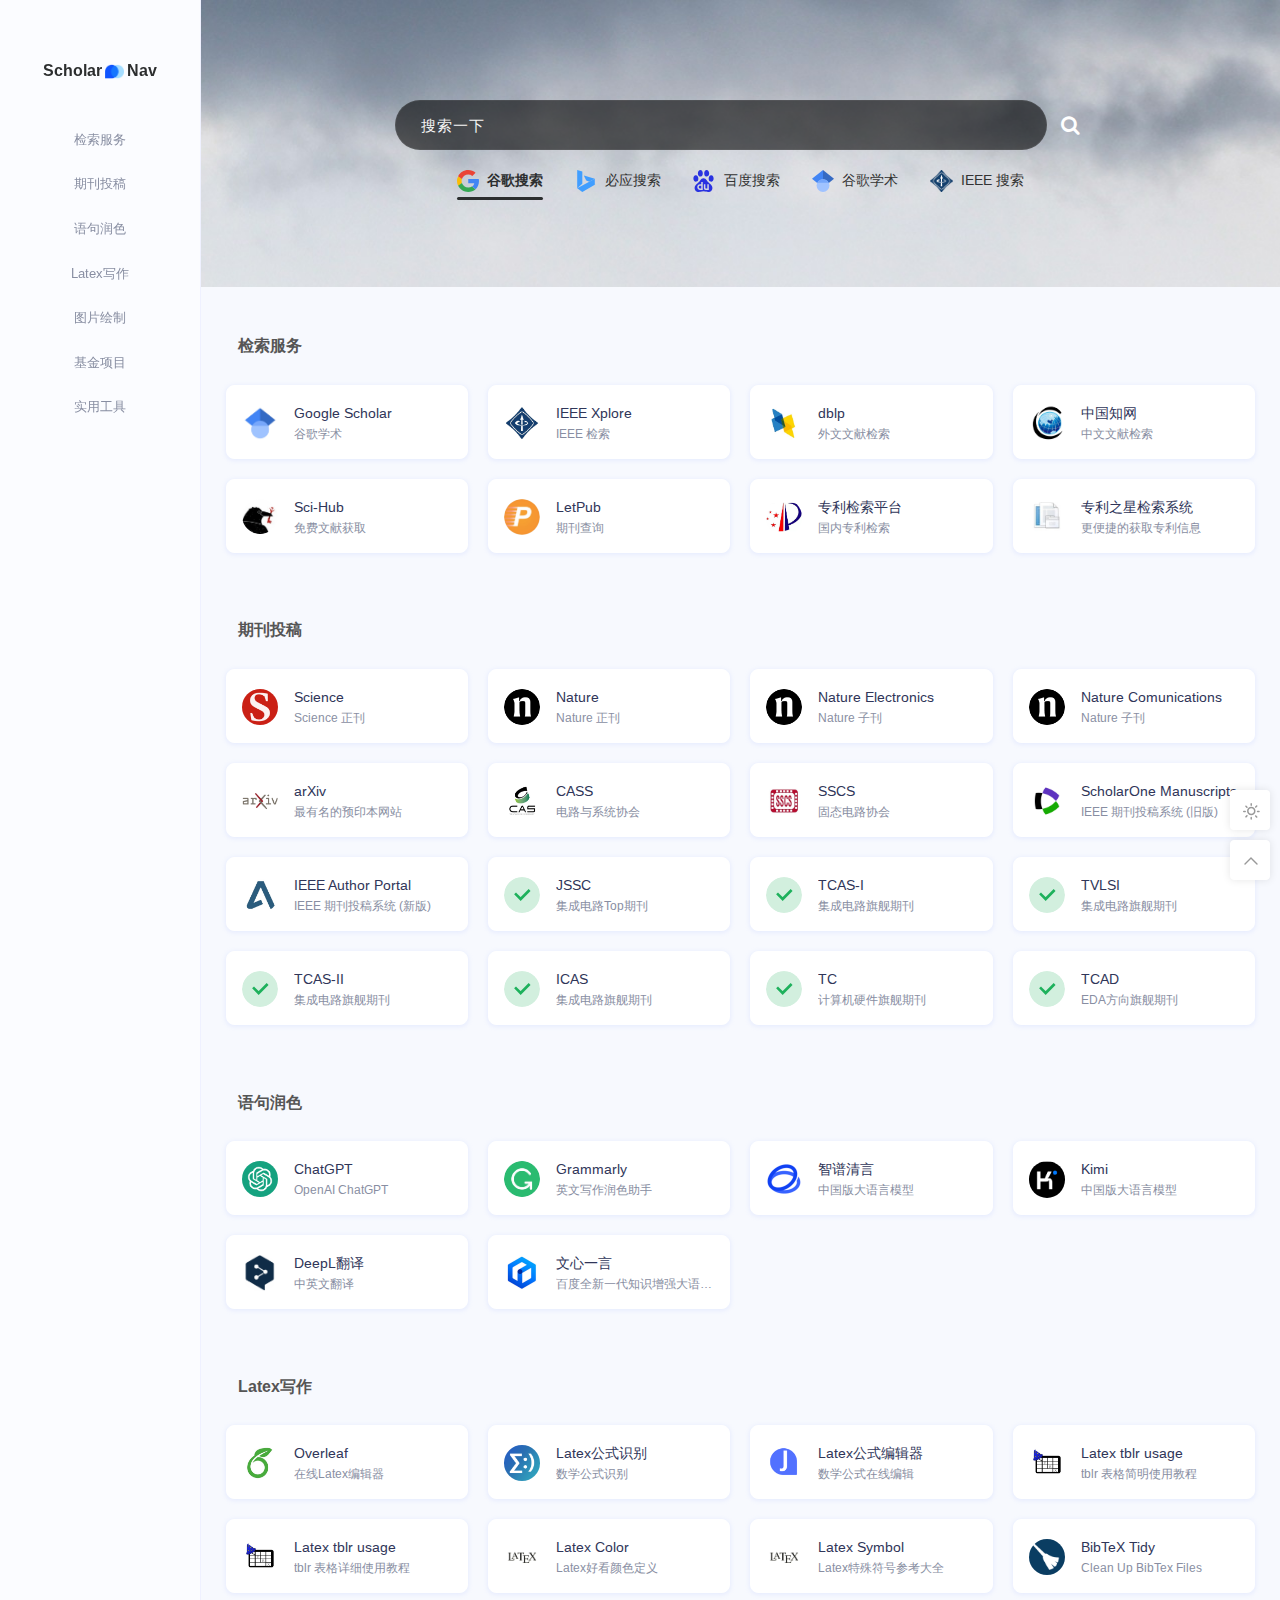
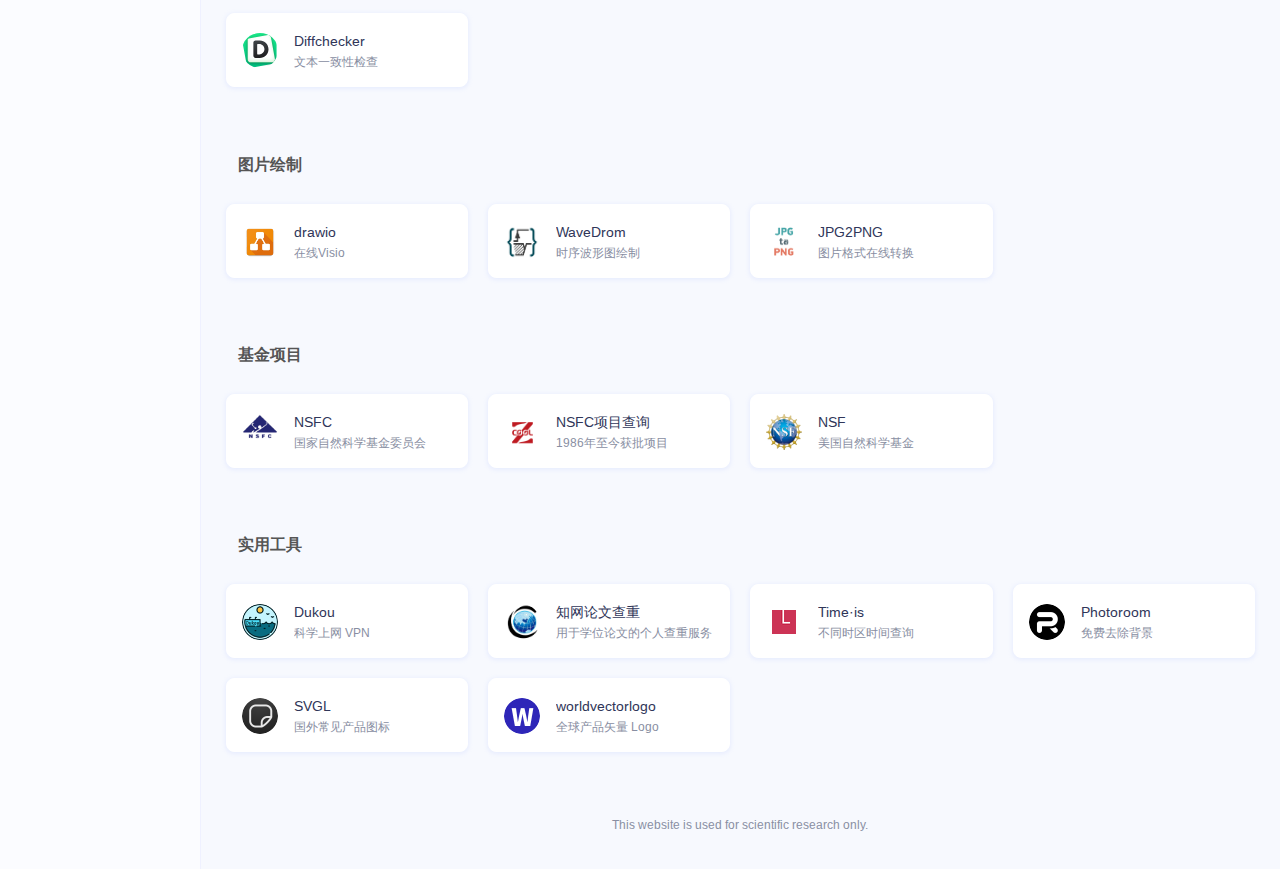
<file: index.html>
<!DOCTYPE html>
<html lang="zh">
<head>
  <meta charset="UTF-8">
  <title>ScholarNav</title>
  <link rel="stylesheet" href="https://fonts.googleapis.com/css?family=Arimo:400,700,400italic">
  <link rel="stylesheet" href="assets/css/bootstrap.css">
  <link rel="stylesheet" href="assets/css/xenon-core.css">
  <link rel="stylesheet" href="assets/css/xenon-components.css">
  <link rel="stylesheet" href="assets/css/xenon-skins.css">
  <link rel="stylesheet" href="assets/css/nav.css">
  <link rel="icon" type="image/x-icon" href="assets/images/favicon.ico">
  <link rel="stylesheet" href="assets/css/font-awesome.min.css">
  <script src="assets/js/jquery-1.11.1.min.js"></script>
</head>


<body class="page-body ">
    <!-- skin-white -->
    <div class="page-container">
        <div class="sidebar-menu toggle-others fixed">
            <div class="sidebar-menu-inner">
                <header class="logo-env">
                    <!-- logo -->
                    <div class="logo">
                        <a href="index.html" class="logo-link">
                            <span>Scholar</span>
                            <img class="logo_size" src="assets/images/scholarnav_short.png" alt="" />
                            <span>Nav</span>
                        </a>
                    </div>
                </header>
                <ul id="main-menu" class="main-menu mobile-is-visible">
                    <li>
                        <a href="#检索服务"
                            class="smooth">
                            <span class="title">检索服务</span>
                        </a>
                    </li>
                    <li>
                        <a href="#期刊投稿"
                            class="smooth">
                            <span class="title">期刊投稿</span>
                        </a>
                    </li>
                    <li>
                        <a href="#语句润色"
                            class="smooth">
                            <span class="title">语句润色</span>
                        </a>
                    </li>     
                    <li>
                        <a href="#Latex写作"
                            class="smooth">
                            <span class="title">Latex写作</span>
                        </a>
                    </li>    
                    <li>
                        <a href="#图片绘制"
                            class="smooth">
                            <span class="title">图片绘制</span>
                        </a>
                    </li>  
                    <li>
                        <a href="#基金项目"
                            class="smooth">
                            <span class="title">基金项目</span>
                        </a>
                    </li>     
                    <li>
                        <a href="#实用工具"
                            class="smooth">
                            <span class="title">实用工具</span>
                        </a>
                    </li>     
                            
                </ul>
            </div>
        </div>


        <!-- add search region, including google, bing, baidu -->
        <div class="s-search">
            <div id="search" class="s-search mx-auto">
                <form id="search-form" action="" method="get" target="_blank" class="super-search-fm">
                    <input type="text" id="search-text" class="form-control smart-tips search-key" placeholder="搜索一下" style="outline:0;" autocomplete="off">
                    <button class="submit" type="submit"><i class="fa fa-search" aria-hidden="true"></i></button>
                </form>
                <div id="search-list" class="search-list">
                    <div class="search-group group-b s-current">
                        <label class="search-option" for="type-google1">
                            <input type="radio" name="type" id="type-google1" value="https://www.google.com/search?q=" data-placeholder="在谷歌中搜索" checked>
                            <span><img src="assets/images/logos/search/google.svg" class="search-logo">谷歌搜索</span>
                        </label>
                        <label class="search-option" for="type-bing1">
                            <input type="radio" name="type" id="type-bing1" value="https://cn.bing.com/search?q=" data-placeholder="在必应中搜索">
                            <span><img src="assets/images/logos/search/bing.svg" class="search-logo">必应搜索</span>
                        </label>
                        <label class="search-option" for="type-baidu1">
                            <input type="radio" name="type" id="type-baidu1" value="https://www.baidu.com/s?wd=" data-placeholder="在百度中搜索">
                            <span><img src="assets/images/logos/search/baidu.svg" class="search-logo">百度搜索</span>
                        </label>
                        <label class="search-option" for="type-scholar1">
                            <input type="radio" name="type" id="type-scholar1" value="https://scholar.google.com/scholar?q=" data-placeholder="谷歌学术检索">
                            <span><img src="assets/images/logos/search/google-scholar.svg" class="search-logo">谷歌学术</span>
                        </label>
                        <label class="search-option" for="type-ieee1">
                            <input type="radio" name="type" id="type-ieee1" value="https://ieeexplore.ieee.org/search/searchresult.jsp?queryText=" data-placeholder="IEEE Xplore 搜索">
                            <span><img src="assets/images/logos/search/ieee.png" class="search-logo">IEEE 搜索</span>
                        </label>
                    </div>
                </div>
                <div class="card search-smart-tips search-hot-text" style="display: none;">
                    <ul id="word" style="display: none"></ul>
                </div>
            </div>
        </div>
        
        <div class="main-content">     
            
            <!-- <div class="timezone">
                <div>
                    GMT时间: <span id="GMT_za00"></span>
                </div>
                <div>
                    北京时间: <span id="Beijing_z123"></span>
                </div>
            </div> -->

            <h4 class="text-gray"><i class="linecons-tag" style="margin-right: 7px;"
                data-set-nav="#检索服务"></i>检索服务</h4>
            <div class="row">  
                <div class="col-sm-3">
                    <div class="xe-widget xe-conversations box2 label-info"
                        onclick="window.open('https://scholar.google.com', '_blank')"
                        data-toggle="tooltip" data-placement="bottom" title=""
                        data-original-title="">
                        <div class="xe-comment-entry">
                            <span class="xe-user-img">
                                <img src="assets/images/logos/googlescholar.jpg" class="img-circle" width="36" alt="">
                            </span>
                            <div class="xe-comment">
                                <span class="xe-user-name overflowClip_1">
                                    Google Scholar                                   
                                </span>
                                <p class="overflowClip_3">谷歌学术</p>
                            </div>
                        </div>
                    </div>
                </div>
                <div class="col-sm-3">
                    <div class="xe-widget xe-conversations box2 label-info"
                        onclick="window.open('https://ieeexplore.ieee.org/Xplore/home.jsp', '_blank')"
                        data-toggle="tooltip" data-placement="bottom" title=""
                        data-original-title="">
                        <div class="xe-comment-entry">
                            <span class="xe-user-img">
                                <img src="assets/images/logos/ieee.jpg" class="img-circle" width="36" alt="">
                            </span>
                            <div class="xe-comment">
                                <span class="xe-user-name overflowClip_1">
                                    IEEE Xplore                                   
                                </span>
                                <p class="overflowClip_3">IEEE 检索</p>
                            </div>
                        </div>
                    </div>
                </div>
                <div class="col-sm-3">
                    <div class="xe-widget xe-conversations box2 label-info"
                        onclick="window.open('https://dblp.uni-trier.de', '_blank')"
                        data-toggle="tooltip" data-placement="bottom" title=""
                        data-original-title="">
                        <div class="xe-comment-entry">
                            <span class="xe-user-img">
                                <img src="assets/images/logos/dblp.jpg" class="img-circle" width="36" alt="">
                            </span>
                            <div class="xe-comment">
                                <span class="xe-user-name overflowClip_1">
                                    dblp                                   
                                </span>
                                <p class="overflowClip_3">外文文献检索</p>
                            </div>
                        </div>
                    </div>
                </div>
                <div class="col-sm-3">
                    <div class="xe-widget xe-conversations box2 label-info"
                        onclick="window.open('https://www.cnki.net', '_blank')"
                        data-toggle="tooltip" data-placement="bottom" title=""
                        data-original-title="">
                        <div class="xe-comment-entry">
                            <span class="xe-user-img">
                                <img src="assets/images/logos/zhiwang.jpeg" class="img-circle" width="36" alt="">
                            </span>
                            <div class="xe-comment">
                                <span class="xe-user-name overflowClip_1">
                                    中国知网                                   
                                </span>
                                <p class="overflowClip_3">中文文献检索</p>
                            </div>
                        </div>
                    </div>
                </div>
                <div class="col-sm-3">
                    <div class="xe-widget xe-conversations box2 label-info"
                        onclick="window.open('https://www.sci-hub.ee/', '_blank')"
                        data-toggle="tooltip" data-placement="bottom" title=""
                        data-original-title="">
                        <div class="xe-comment-entry">
                            <span class="xe-user-img">
                                <img src="assets/images/logos/scihub.webp" class="img-circle" width="36" alt="">
                            </span>
                            <div class="xe-comment">
                                <span class="xe-user-name overflowClip_1">
                                    Sci-Hub                                   
                                </span>
                                <p class="overflowClip_3">免费文献获取</p>
                            </div>
                        </div>
                    </div>
                </div>
                <div class="col-sm-3">
                    <div class="xe-widget xe-conversations box2 label-info"
                        onclick="window.open('https://www.letpub.com.cn/index.php?page=journalapp', '_blank')"
                        data-toggle="tooltip" data-placement="bottom" title=""
                        data-original-title="">
                        <div class="xe-comment-entry">
                            <span class="xe-user-img">
                                <img src="assets/images/logos/letpub.jpg" class="img-circle" width="36" alt="">
                            </span>
                            <div class="xe-comment">
                                <span class="xe-user-name overflowClip_1">
                                    LetPub                                   
                                </span>
                                <p class="overflowClip_3">期刊查询</p>
                            </div>
                        </div>
                    </div>
                </div>

                <div class="col-sm-3">
                    <div class="xe-widget xe-conversations box2 label-info"
                        onclick="window.open('https://tysf.cponline.cnipa.gov.cn/am/#/user/login', '_blank')"
                        data-toggle="tooltip" data-placement="bottom" title=""
                        data-original-title="">
                        <div class="xe-comment-entry">
                            <span class="xe-user-img">
                                <img src="assets/images/logos/patent.jpg" class="img-circle" width="36" alt="">
                            </span>
                            <div class="xe-comment">
                                <span class="xe-user-name overflowClip_1">
                                    专利检索平台                                   
                                </span>
                                <p class="overflowClip_3">国内专利检索</p>
                            </div>
                        </div>
                    </div>
                </div>
                <div class="col-sm-3">
                    <div class="xe-widget xe-conversations box2 label-info"
                        onclick="window.open('https://cprs.patentstar.com.cn/', '_blank')"
                        data-toggle="tooltip" data-placement="bottom" title=""
                        data-original-title="">
                        <div class="xe-comment-entry">
                            <span class="xe-user-img">
                                <img src="assets/images/logos/patent_star.jpg" class="img-circle" width="36" alt="">
                            </span>
                            <div class="xe-comment">
                                <span class="xe-user-name overflowClip_1">
                                    专利之星检索系统                                  
                                </span>
                                <p class="overflowClip_3">更便捷的获取专利信息</p>
                            </div>
                        </div>
                    </div>
                </div>

                        
            </div>
            <br/> 

            <h4 class="text-gray"><i class="linecons-tag" style="margin-right: 7px;"
            data-set-nav="#期刊投稿"></i>期刊投稿</h4>
            <div class="row">  
                <div class="col-sm-3">
                    <div class="xe-widget xe-conversations box2 label-info"
                        onclick="window.open('https://www.science.org/journal/science', '_blank')"
                        data-toggle="tooltip" data-placement="bottom" title=""
                        data-original-title="">
                        <div class="xe-comment-entry">
                            <span class="xe-user-img">
                                <img src="assets/images/logos/science.png" class="img-circle" width="36" alt="">
                            </span>
                            <div class="xe-comment">
                                <span class="xe-user-name overflowClip_1">
                                    Science                                   
                                </span>
                                <p class="overflowClip_3">Science 正刊</p>
                            </div>
                        </div>
                    </div>
                </div>
                <div class="col-sm-3">
                    <div class="xe-widget xe-conversations box2 label-info"
                        onclick="window.open('https://www.nature.com', '_blank')"
                        data-toggle="tooltip" data-placement="bottom" title=""
                        data-original-title="">
                        <div class="xe-comment-entry">
                            <span class="xe-user-img">
                                <img src="assets/images/logos/nature.png" class="img-circle" width="36" alt="">
                            </span>
                            <div class="xe-comment">
                                <span class="xe-user-name overflowClip_1">
                                    Nature                                   
                                </span>
                                <p class="overflowClip_3">Nature 正刊</p>
                            </div>
                        </div>
                    </div>
                </div>
                <div class="col-sm-3">
                    <div class="xe-widget xe-conversations box2 label-info"
                        onclick="window.open('https://www.nature.com/natelectron', '_blank')"
                        data-toggle="tooltip" data-placement="bottom" title=""
                        data-original-title="">
                        <div class="xe-comment-entry">
                            <span class="xe-user-img">
                                <img src="assets/images/logos/nature.png" class="img-circle" width="36" alt="">
                            </span>
                            <div class="xe-comment">
                                <span class="xe-user-name overflowClip_1">
                                    Nature Electronics                                   
                                </span>
                                <p class="overflowClip_3">Nature 子刊</p>
                            </div>
                        </div>
                    </div>
                </div>
                <div class="col-sm-3">
                    <div class="xe-widget xe-conversations box2 label-info"
                        onclick="window.open('https://www.nature.com/ncomms', '_blank')"
                        data-toggle="tooltip" data-placement="bottom" title=""
                        data-original-title="">
                        <div class="xe-comment-entry">
                            <span class="xe-user-img">
                                <img src="assets/images/logos/nature.png" class="img-circle" width="36" alt="">
                            </span>
                            <div class="xe-comment">
                                <span class="xe-user-name overflowClip_1">
                                    Nature Comunications                                   
                                </span>
                                <p class="overflowClip_3">Nature 子刊</p>
                            </div>
                        </div>
                    </div>
                </div>
                <div class="col-sm-3">
                    <div class="xe-widget xe-conversations box2 label-info"
                        onclick="window.open('https://arxiv.org/', '_blank')"
                        data-toggle="tooltip" data-placement="bottom" title=""
                        data-original-title="">
                        <div class="xe-comment-entry">
                            <span class="xe-user-img">
                                <img src="assets/images/logos/arxiv.jpg" class="img-circle" width="36" alt="">
                            </span>
                            <div class="xe-comment">
                                <span class="xe-user-name overflowClip_1">
                                    arXiv                                   
                                </span>
                                <p class="overflowClip_3">最有名的预印本网站</p>
                            </div>
                        </div>
                    </div>
                </div>
                <div class="col-sm-3">
                    <div class="xe-widget xe-conversations box2 label-info"
                        onclick="window.open('https://ieee-cas.org/', '_blank')"
                        data-toggle="tooltip" data-placement="bottom" title=""
                        data-original-title="">
                        <div class="xe-comment-entry">
                            <span class="xe-user-img">
                                <img src="assets/images/logos/CAS.jpg" class="img-circle" width="36" alt="">
                            </span>
                            <div class="xe-comment">
                                <span class="xe-user-name overflowClip_1">
                                    CASS                                   
                                </span>
                                <p class="overflowClip_3">电路与系统协会</p>
                            </div>
                        </div>
                    </div>
                </div>
                <div class="col-sm-3">
                    <div class="xe-widget xe-conversations box2 label-info"
                        onclick="window.open('https://sscs.ieee.org', '_blank')"
                        data-toggle="tooltip" data-placement="bottom" title=""
                        data-original-title="">
                        <div class="xe-comment-entry">
                            <span class="xe-user-img">
                                <img src="assets/images/logos/sscs.jpg" class="img-circle" width="36" alt="">
                            </span>
                            <div class="xe-comment">
                                <span class="xe-user-name overflowClip_1">
                                    SSCS                                   
                                </span>
                                <p class="overflowClip_3">固态电路协会</p>
                            </div>
                        </div>
                    </div>
                </div>
                <div class="col-sm-3">
                    <div class="xe-widget xe-conversations box2 label-info"
                        onclick="window.open('https://mc.manuscriptcentral.com/jssc-ieee', '_blank')"
                        data-toggle="tooltip" data-placement="bottom" title=""
                        data-original-title="网页后缀修改为相应期刊名即可: jssc-ieee, tcas1, tcas2, tvlsi-ieee, icas">
                        <div class="xe-comment-entry">
                            <span class="xe-user-img">
                                <img src="assets/images/logos/scholarone.jpg" class="img-circle" width="36" alt="Photoroom">
                            </span>
                            <div class="xe-comment">
                                <span class="xe-user-name overflowClip_1">
                                    ScholarOne Manuscripts                                    
                                </span>
                                <p class="overflowClip_3">IEEE 期刊投稿系统 (旧版)</p>
                            </div>
                        </div>
                    </div>
                </div>
                <div class="col-sm-3">
                    <div class="xe-widget xe-conversations box2 label-info"
                        onclick="window.open('https://ieee.atyponrex.com/submission', '_blank')"
                        data-toggle="tooltip" data-placement="bottom" title=""
                        data-original-title="目前 IEEE 期刊投稿大部分已转移到该系统">
                        <div class="xe-comment-entry">
                            <span class="xe-user-img">
                                <img src="assets/images/logos/ieeeportal.jpg" class="img-circle" width="36" alt="Photoroom">
                            </span>
                            <div class="xe-comment">
                                <span class="xe-user-name overflowClip_1">
                                    IEEE Author Portal                                    
                                </span>
                                <p class="overflowClip_3">IEEE 期刊投稿系统 (新版)</p>
                            </div>
                        </div>
                    </div>
                </div>
                <div class="col-sm-3">
                    <div class="xe-widget xe-conversations box2 label-info"
                        onclick="window.open('https://ieeexplore.ieee.org/xpl/RecentIssue.jsp?punumber=4', '_blank')"
                        data-toggle="tooltip" data-placement="bottom" title=""
                        data-original-title="IEEE Journal of Solid-State Circuits">
                        <div class="xe-comment-entry">
                            <span class="xe-user-img">
                                <img src="assets/images/logos/todo.svg" class="img-circle" width="36" alt="Photoroom">
                            </span>
                            <div class="xe-comment">
                                <span class="xe-user-name overflowClip_1">
                                    JSSC                                    
                                </span>
                                <p class="overflowClip_3">集成电路Top期刊</p>
                            </div>
                        </div>
                    </div>
                </div>
                <div class="col-sm-3">
                    <div class="xe-widget xe-conversations box2 label-info"
                        onclick="window.open('https://ieeexplore.ieee.org/xpl/RecentIssue.jsp?punumber=8919', '_blank')"
                        data-toggle="tooltip" data-placement="bottom" title=""
                        data-original-title="IEEE Transactions on Circuits and Systems I: Regular Papers">
                        <div class="xe-comment-entry">
                            <span class="xe-user-img">
                                <img src="assets/images/logos/todo.svg" class="img-circle" width="36" alt="Photoroom">
                            </span>
                            <div class="xe-comment">
                                <span class="xe-user-name overflowClip_1">
                                    TCAS-I                                    
                                </span>
                                <p class="overflowClip_3">集成电路旗舰期刊</p>
                            </div>
                        </div>
                    </div>
                </div>
                <div class="col-sm-3">
                    <div class="xe-widget xe-conversations box2 label-info"
                        onclick="window.open('https://ieeexplore.ieee.org/xpl/RecentIssue.jsp?punumber=92', '_blank')"
                        data-toggle="tooltip" data-placement="bottom" title=""
                        data-original-title="IEEE Transactions on Very Large Scale Integration (VLSI) Systems">
                        <div class="xe-comment-entry">
                            <span class="xe-user-img">
                                <img src="assets/images/logos/todo.svg" class="img-circle" width="36" alt="Photoroom">
                            </span>
                            <div class="xe-comment">
                                <span class="xe-user-name overflowClip_1">
                                    TVLSI                                   
                                </span>
                                <p class="overflowClip_3">集成电路旗舰期刊</p>
                            </div>
                        </div>
                    </div>
                </div>
                <div class="col-sm-3">
                    <div class="xe-widget xe-conversations box2 label-info"
                        onclick="window.open('https://ieeexplore.ieee.org/xpl/RecentIssue.jsp?punumber=8920', '_blank')"
                        data-toggle="tooltip" data-placement="bottom" title=""
                        data-original-title="IEEE Transactions on Circuits and Systems II: Express Briefs">
                        <div class="xe-comment-entry">
                            <span class="xe-user-img">
                                <img src="assets/images/logos/todo.svg" class="img-circle" width="36" alt="Photoroom">
                            </span>
                            <div class="xe-comment">
                                <span class="xe-user-name overflowClip_1">
                                    TCAS-II                                    
                                </span>
                                <p class="overflowClip_3">集成电路旗舰期刊</p>
                            </div>
                        </div>
                    </div>
                </div>
                <div class="col-sm-3">
                    <div class="xe-widget xe-conversations box2 label-info"
                        onclick="window.open('https://ieeexplore.ieee.org/xpl/RecentIssue.jsp?punumber=10410247', '_blank')"
                        data-toggle="tooltip" data-placement="bottom" title=""
                        data-original-title="Integrated Circuits and Systems">
                        <div class="xe-comment-entry">
                            <span class="xe-user-img">
                                <img src="assets/images/logos/todo.svg" class="img-circle" width="36" alt="Photoroom">
                            </span>
                            <div class="xe-comment">
                                <span class="xe-user-name overflowClip_1">
                                    ICAS                                   
                                </span>
                                <p class="overflowClip_3">集成电路旗舰期刊</p>
                            </div>
                        </div>
                    </div>
                </div>
                <div class="col-sm-3">
                    <div class="xe-widget xe-conversations box2 label-info"
                        onclick="window.open('https://ieeexplore.ieee.org/xpl/RecentIssue.jsp?punumber=12', '_blank')"
                        data-toggle="tooltip" data-placement="bottom" title=""
                        data-original-title="IEEE Transactions on Computers">
                        <div class="xe-comment-entry">
                            <span class="xe-user-img">
                                <img src="assets/images/logos/todo.svg" class="img-circle" width="36" alt="Photoroom">
                            </span>
                            <div class="xe-comment">
                                <span class="xe-user-name overflowClip_1">
                                    TC                                    
                                </span>
                                <p class="overflowClip_3">计算机硬件旗舰期刊</p>
                            </div>
                        </div>
                    </div>
                </div>
                <div class="col-sm-3">
                    <div class="xe-widget xe-conversations box2 label-info"
                        onclick="window.open('https://ieeexplore.ieee.org/xpl/RecentIssue.jsp?punumber=43', '_blank')"
                        data-toggle="tooltip" data-placement="bottom" title=""
                        data-original-title="IEEE Transactions on Computer-Aided Design of Integrated Circuits and Systems">
                        <div class="xe-comment-entry">
                            <span class="xe-user-img">
                                <img src="assets/images/logos/todo.svg" class="img-circle" width="36" alt="Photoroom">
                            </span>
                            <div class="xe-comment">
                                <span class="xe-user-name overflowClip_1">
                                    TCAD                                    
                                </span>
                                <p class="overflowClip_3">EDA方向旗舰期刊</p>
                            </div>
                        </div>
                    </div>
                </div>

                        
            </div>
            <br/>  
            

                
            <h4 class="text-gray"><i class="linecons-tag" style="margin-right: 7px;"
            data-set-nav="#语句润色"></i>语句润色</h4>
            <div class="row">  
                <div class="col-sm-3">
                    <div class="xe-widget xe-conversations box2 label-info"
                        onclick="window.open('https://chatgpt.com', '_blank')"
                        data-toggle="tooltip" data-placement="bottom" title=""
                        data-original-title="推荐英文学术论文写作使用">
                        <div class="xe-comment-entry">
                            <span class="xe-user-img">
                                <img src="assets/images/logos/chatgpt.png" class="img-circle" width="36" alt="">
                            </span>
                            <div class="xe-comment">
                                <span class="xe-user-name overflowClip_1">
                                    ChatGPT                                    
                                </span>
                                <p class="overflowClip_3">OpenAI ChatGPT</p>
                            </div>
                        </div>
                    </div>
                </div>
                <div class="col-sm-3">
                    <div class="xe-widget xe-conversations box2 label-info"
                        onclick="window.open('https://app.grammarly.com/', '_blank')"
                        data-toggle="tooltip" data-placement="bottom" title=""
                        data-original-title="">
                        <div class="xe-comment-entry">
                            <span class="xe-user-img">
                                <img src="assets/images/logos/grammarly.jpg" class="img-circle" width="36" alt="">
                            </span>
                            <div class="xe-comment">
                                <span class="xe-user-name overflowClip_1">
                                    Grammarly                                    
                                </span>
                                <p class="overflowClip_3">英文写作润色助手</p>
                            </div>
                        </div>
                    </div>
                </div>

                <div class="col-sm-3">
                    <div class="xe-widget xe-conversations box2 label-info"
                        onclick="window.open('https://chatglm.cn/?lang=zh', '_blank')"
                        data-toggle="tooltip" data-placement="bottom" title=""
                        data-original-title="推荐中文学术论文写作使用">
                        <div class="xe-comment-entry">
                            <span class="xe-user-img">
                                <img src="assets/images/logos/zhipuqingyan.png" class="img-circle" width="36" alt="智谱清言">
                            </span>
                            <div class="xe-comment">
                                <span class="xe-user-name overflowClip_1">
                                    智谱清言                                    
                                </span>
                                <p class="overflowClip_3">中国版大语言模型</p>
                            </div>
                        </div>
                    </div>
                </div>       
                <div class="col-sm-3">
                    <div class="xe-widget xe-conversations box2 label-info"
                        onclick="window.open('https://kimi.moonshot.cn/', '_blank')"
                        data-toggle="tooltip" data-placement="bottom" title=""
                        data-original-title="可以在线协助搜索材料">
                        <div class="xe-comment-entry">
                            <span class="xe-user-img">
                                <img src="assets/images/logos/kimi.png" class="img-circle" width="36" alt="Kimi">
                            </span>
                            <div class="xe-comment">
                                <span class="xe-user-name overflowClip_1">
                                    Kimi                                    
                                </span>
                                <p class="overflowClip_3">中国版大语言模型</p>
                            </div>
                        </div>
                    </div>
                </div>             
                <div class="col-sm-3">
                    <div class="xe-widget xe-conversations box2 label-info"
                        onclick="window.open('https://www.deepl.com/zh/translator', '_blank')"
                        data-toggle="tooltip" data-placement="bottom" title=""
                        data-original-title="">
                        <div class="xe-comment-entry">
                            <span class="xe-user-img">
                                <img src="assets/images/logos/deepl.jpg" class="img-circle" width="36" alt="">
                            </span>
                            <div class="xe-comment">
                                <span class="xe-user-name overflowClip_1">
                                    DeepL翻译                                    
                                </span>
                                <p class="overflowClip_3">中英文翻译</p>
                            </div>
                        </div>
                    </div>
                </div>	        
                <div class="col-sm-3">
                    <div class="xe-widget xe-conversations box2 label-info"
                        onclick="window.open('https://yiyan.baidu.com/', '_blank')"
                        data-toggle="tooltip" data-placement="bottom" title=""
                        data-original-title="">
                        <div class="xe-comment-entry">
                            <span class="xe-user-img">
                                <img src="assets/images/logos/wenxinyiyan.png" class="img-circle" width="36" alt="文心一言">
                            </span>
                            <div class="xe-comment">
                                <span class="xe-user-name overflowClip_1">
                                    文心一言                                    
                                </span>
                                <p class="overflowClip_3">百度全新一代知识增强大语言模型</p>
                            </div>
                        </div>
                    </div>
                </div>
                
            </div>
            <br/>       
                
                
            <h4 class="text-gray"><i class="linecons-tag" style="margin-right: 7px;"
            data-set-nav="#Latex写作"></i>Latex写作</h4>
            <div class="row">  
                <div class="col-sm-3">
                    <div class="xe-widget xe-conversations box2 label-info"
                        onclick="window.open('https://www.overleaf.com/project', '_blank')"
                        data-toggle="tooltip" data-placement="bottom" title=""
                        data-original-title="">
                        <div class="xe-comment-entry">
                            <span class="xe-user-img">
                                <img src="assets/images/logos/overleaf.jpg" class="img-circle" width="36" alt="">
                            </span>
                            <div class="xe-comment">
                                <span class="xe-user-name overflowClip_1">
                                    Overleaf                                    
                                </span>
                                <p class="overflowClip_3">在线Latex编辑器</p>
                            </div>
                        </div>
                    </div>
                </div>
                <div class="col-sm-3">
                    <div class="xe-widget xe-conversations box2 label-info"
                        onclick="window.open('https://simpletex.cn/ai/latex_ocr', '_blank')"
                        data-toggle="tooltip" data-placement="bottom" title=""
                        data-original-title="">
                        <div class="xe-comment-entry">
                            <span class="xe-user-img">
                                <img src="assets/images/logos/latex_ocr.png" class="img-circle" width="36" alt="">
                            </span>
                            <div class="xe-comment">
                                <span class="xe-user-name overflowClip_1">
                                    Latex公式识别                                    
                                </span>
                                <p class="overflowClip_3">数学公式识别</p>
                            </div>
                        </div>
                    </div>
                </div>
                <div class="col-sm-3">
                    <div class="xe-widget xe-conversations box2 label-info"
                        onclick="window.open('https://www.latexlive.com', '_blank')"
                        data-toggle="tooltip" data-placement="bottom" title=""
                        data-original-title="">
                        <div class="xe-comment-entry">
                            <span class="xe-user-img">
                                <img src="assets/images/logos/latex_equ.png" class="img-circle" width="36" alt="">
                            </span>
                            <div class="xe-comment">
                                <span class="xe-user-name overflowClip_1">
                                    Latex公式编辑器                                    
                                </span>
                                <p class="overflowClip_3">数学公式在线编辑</p>
                            </div>
                        </div>
                    </div>
                </div>
                <div class="col-sm-3">
                    <div class="xe-widget xe-conversations box2 label-info"
                        onclick="window.open('https://www.latex-tables.com/ressources/tabularray.html', '_blank')"
                        data-toggle="tooltip" data-placement="bottom" title=""
                        data-original-title="tblr 支持高度定制化表格设计">
                        <div class="xe-comment-entry">
                            <span class="xe-user-img">
                                <img src="assets/images/logos/tblr.jpg" class="img-circle" width="36" alt="">
                            </span>
                            <div class="xe-comment">
                                <span class="xe-user-name overflowClip_1">
                                    Latex tblr usage                                    
                                </span>
                                <p class="overflowClip_3">tblr 表格简明使用教程</p>
                            </div>
                        </div>
                    </div>
                </div>
                <div class="col-sm-3">
                    <div class="xe-widget xe-conversations box2 label-info"
                        onclick="window.open('https://ctan.math.illinois.edu/macros/latex/contrib/tabularray/tabularray.pdf', '_blank')"
                        data-toggle="tooltip" data-placement="bottom" title=""
                        data-original-title="tblr 支持高度定制化表格设计">
                        <div class="xe-comment-entry">
                            <span class="xe-user-img">
                                <img src="assets/images/logos/tblr.jpg" class="img-circle" width="36" alt="">
                            </span>
                            <div class="xe-comment">
                                <span class="xe-user-name overflowClip_1">
                                    Latex tblr usage                                    
                                </span>
                                <p class="overflowClip_3">tblr 表格详细使用教程</p>
                            </div>
                        </div>
                    </div>
                </div>
                <div class="col-sm-3">
                    <div class="xe-widget xe-conversations box2 label-info"
                        onclick="window.open('https://latexcolor.com/', '_blank')"
                        data-toggle="tooltip" data-placement="bottom" title=""
                        data-original-title="">
                        <div class="xe-comment-entry">
                            <span class="xe-user-img">
                                <img src="assets/images/logos/latex.png" class="img-circle" width="36" alt="">
                            </span>
                            <div class="xe-comment">
                                <span class="xe-user-name overflowClip_1">
                                    Latex Color                                   
                                </span>
                                <p class="overflowClip_3">Latex好看颜色定义</p>
                            </div>
                        </div>
                    </div>
                </div>
                <div class="col-sm-3">
                    <div class="xe-widget xe-conversations box2 label-info"
                        onclick="window.open('https://blog.csdn.net/YEN_CSDN/article/details/79966985?spm=1001.2101.3001.6650.4&utm_medium=distribute.pc_relevant.none-task-blog-2%7Edefault%7ECTRLIST%7ERate-4-79966985-blog-121946004.pc_relevant_recovery_v2&depth_1-utm_source=distribute.pc_relevant.none-task-blog-2%7Edefault%7ECTRLIST%7ERate-4-79966985-blog-121946004.pc_relevant_recovery_v2&utm_relevant_index=9', '_blank')"
                        data-toggle="tooltip" data-placement="bottom" title=""
                        data-original-title="">
                        <div class="xe-comment-entry">
                            <span class="xe-user-img">
                                <img src="assets/images/logos/latex.png" class="img-circle" width="36" alt="">
                            </span>
                            <div class="xe-comment">
                                <span class="xe-user-name overflowClip_1">
                                    Latex Symbol                                   
                                </span>
                                <p class="overflowClip_3">Latex特殊符号参考大全</p>
                            </div>
                        </div>
                    </div>
                </div>
                <div class="col-sm-3">
                    <div class="xe-widget xe-conversations box2 label-info"
                        onclick="window.open('https://flamingtempura.github.io/bibtex-tidy', '_blank')"
                        data-toggle="tooltip" data-placement="bottom" title=""
                        data-original-title="整理Bib文献格式">
                        <div class="xe-comment-entry">
                            <span class="xe-user-img">
                                <img src="assets/images/logos/bibtex_tidy.png" class="img-circle" width="36" alt="">
                            </span>
                            <div class="xe-comment">
                                <span class="xe-user-name overflowClip_1">
                                    BibTeX Tidy                                   
                                </span>
                                <p class="overflowClip_3">Clean Up BibTex Files</p>
                            </div>
                        </div>
                    </div>
                </div>
                <div class="col-sm-3">
                    <div class="xe-widget xe-conversations box2 label-info"
                        onclick="window.open('https://www.diffchecker.com/text-compare', '_blank')"
                        data-toggle="tooltip" data-placement="bottom" title=""
                        data-original-title="">
                        <div class="xe-comment-entry">
                            <span class="xe-user-img">
                                <img src="assets/images/logos/diffchecker.svg" class="img-circle" width="36" alt="">
                            </span>
                            <div class="xe-comment">
                                <span class="xe-user-name overflowClip_1">
                                    Diffchecker                                   
                                </span>
                                <p class="overflowClip_3">文本一致性检查</p>
                            </div>
                        </div>
                    </div>
                </div>


            </div>
            <br/>         


            <h4 class="text-gray"><i class="linecons-tag" style="margin-right: 7px;"
            data-set-nav="#图片绘制"></i>图片绘制</h4>
            <div class="row">  
                <div class="col-sm-3">
                    <div class="xe-widget xe-conversations box2 label-info"
                        onclick="window.open('https://app.diagrams.net', '_blank')"
                        data-toggle="tooltip" data-placement="bottom" title=""
                        data-original-title="">
                        <div class="xe-comment-entry">
                            <span class="xe-user-img">
                                <img src="assets/images/logos/drawio.jpg" class="img-circle" width="36" alt="">
                            </span>
                            <div class="xe-comment">
                                <span class="xe-user-name overflowClip_1">
                                    drawio                                    
                                </span>
                                <p class="overflowClip_3">在线Visio</p>
                            </div>
                        </div>
                    </div>
                </div>
                <div class="col-sm-3">
                    <div class="xe-widget xe-conversations box2 label-info"
                        onclick="window.open('https://wavedrom.com/', '_blank')"
                        data-toggle="tooltip" data-placement="bottom" title=""
                        data-original-title="">
                        <div class="xe-comment-entry">
                            <span class="xe-user-img">
                                <img src="assets/images/logos/WaveDorm.png" class="img-circle" width="36" alt="">
                            </span>
                            <div class="xe-comment">
                                <span class="xe-user-name overflowClip_1">
                                    WaveDrom                                    
                                </span>
                                <p class="overflowClip_3">时序波形图绘制</p>
                            </div>
                        </div>
                    </div>
                </div>
                <div class="col-sm-3">
                    <div class="xe-widget xe-conversations box2 label-info"
                        onclick="window.open('https://jpg2png.com/', '_blank')"
                        data-toggle="tooltip" data-placement="bottom" title=""
                        data-original-title="其他图片格式转换类似, 网址中直接输入xxx2xxx.com">
                        <div class="xe-comment-entry">
                            <span class="xe-user-img">
                                <img src="assets/images/logos/jpg2png.png" class="img-circle" width="36" alt="worldvectorlogo">
                            </span>
                            <div class="xe-comment">
                                <span class="xe-user-name overflowClip_1">
                                    JPG2PNG                                    
                                </span>
                                <p class="overflowClip_3">图片格式在线转换</p>
                            </div>
                        </div>
                    </div>
                </div>
            
            </div>
            <br/>   


            <h4 class="text-gray"><i class="linecons-tag" style="margin-right: 7px;"
            data-set-nav="#基金项目"></i>基金项目</h4>
            <div class="row">  
                <div class="col-sm-3">
                    <div class="xe-widget xe-conversations box2 label-info"
                        onclick="window.open('https://www.nsfc.gov.cn', '_blank')"
                        data-toggle="tooltip" data-placement="bottom" title=""
                        data-original-title="">
                        <div class="xe-comment-entry">
                            <span class="xe-user-img">
                                <img src="assets/images/logos/nsfc.jpg" class="img-circle" width="36" alt="">
                            </span>
                            <div class="xe-comment">
                                <span class="xe-user-name overflowClip_1">
                                    NSFC                                    
                                </span>
                                <p class="overflowClip_3">国家自然科学基金委员会</p>
                            </div>
                        </div>
                    </div>
                </div>
                <div class="col-sm-3">
                    <div class="xe-widget xe-conversations box2 label-info"
                        onclick="window.open('http://fund.keyanzhiku.com/Index/index.html', '_blank')"
                        data-toggle="tooltip" data-placement="bottom" title=""
                        data-original-title="">
                        <div class="xe-comment-entry">
                            <span class="xe-user-img">
                                <img src="assets/images/logos/NSFC_search.png" class="img-circle" width="36" alt="">
                            </span>
                            <div class="xe-comment">
                                <span class="xe-user-name overflowClip_1">
                                    NSFC项目查询                                    
                                </span>
                                <p class="overflowClip_3">1986年至今获批项目</p>
                            </div>
                        </div>
                    </div>
                </div>
                <div class="col-sm-3">
                    <div class="xe-widget xe-conversations box2 label-info"
                        onclick="window.open('https://www.nsf.gov/', '_blank')"
                        data-toggle="tooltip" data-placement="bottom" title=""
                        data-original-title="">
                        <div class="xe-comment-entry">
                            <span class="xe-user-img">
                                <img src="assets/images/logos/nsf.png" class="img-circle" width="36" alt="">
                            </span>
                            <div class="xe-comment">
                                <span class="xe-user-name overflowClip_1">
                                    NSF                                    
                                </span>
                                <p class="overflowClip_3">美国自然科学基金</p>
                            </div>
                        </div>
                    </div>
                </div>

            </div>
            <br/>   

            <h4 class="text-gray"><i class="linecons-tag" style="margin-right: 7px;"
            data-set-nav="#实用工具"></i>实用工具</h4>
            <div class="row">  
                <div class="col-sm-3">
                    <div class="xe-widget xe-conversations box2 label-info"
                        onclick="window.open('https://flzt.top/', '_blank')"
                        data-toggle="tooltip" data-placement="bottom" title=""
                        data-original-title="邀请码 YefA">
                        <div class="xe-comment-entry">
                            <span class="xe-user-img">
                                <img src="assets/images/logos/dukou.avif" class="img-circle" width="36" alt="worldvectorlogo">
                            </span>
                            <div class="xe-comment">
                                <span class="xe-user-name overflowClip_1">
                                    Dukou                                   
                                </span>
                                <p class="overflowClip_3">科学上网 VPN</p>
                            </div>
                        </div>
                    </div>
                </div>
                <div class="col-sm-3">
                    <div class="xe-widget xe-conversations box2 label-info"
                        onclick="window.open('https://cx.cnki.net/#/login', '_blank')"
                        data-toggle="tooltip" data-placement="bottom" title=""
                        data-original-title="建议直接使用知网官方来进行学位论文查重">
                        <div class="xe-comment-entry">
                            <span class="xe-user-img">
                                <img src="assets/images/logos/zhiwang.jpeg" class="img-circle" width="36" alt="worldvectorlogo">
                            </span>
                            <div class="xe-comment">
                                <span class="xe-user-name overflowClip_1">
                                    知网论文查重                                    
                                </span>
                                <p class="overflowClip_3">用于学位论文的个人查重服务</p>
                            </div>
                        </div>
                    </div>
                </div>
                <div class="col-sm-3">
                    <div class="xe-widget xe-conversations box2 label-info"
                        onclick="window.open('https://time.is/GMT-7', '_blank')"
                        data-toggle="tooltip" data-placement="bottom" title=""
                        data-original-title="">
                        <div class="xe-comment-entry">
                            <span class="xe-user-img">
                                <img src="assets/images/logos/timeis.png" class="img-circle" width="36" alt="Photoroom">
                            </span>
                            <div class="xe-comment">
                                <span class="xe-user-name overflowClip_1">
                                    Time·is                                    
                                </span>
                                <p class="overflowClip_3">不同时区时间查询</p>
                            </div>
                        </div>
                    </div>
                </div>
                <div class="col-sm-3">
                    <div class="xe-widget xe-conversations box2 label-info"
                        onclick="window.open('https://app.photoroom.com/create', '_blank')"
                        data-toggle="tooltip" data-placement="bottom" title=""
                        data-original-title="">
                        <div class="xe-comment-entry">
                            <span class="xe-user-img">
                                <img src="assets/images/logos/photoroom.png" class="img-circle" width="36" alt="Photoroom">
                            </span>
                            <div class="xe-comment">
                                <span class="xe-user-name overflowClip_1">
                                    Photoroom                                    
                                </span>
                                <p class="overflowClip_3">免费去除背景</p>
                            </div>
                        </div>
                    </div>
                </div>
                <div class="col-sm-3">
                    <div class="xe-widget xe-conversations box2 label-info"
                        onclick="window.open('https://svgl.app/', '_blank')"
                        data-toggle="tooltip" data-placement="bottom" title=""
                        data-original-title="">
                        <div class="xe-comment-entry">
                            <span class="xe-user-img">
                                <img src="assets/images/logos/svgl.png" class="img-circle" width="36" alt="SVGL">
                            </span>
                            <div class="xe-comment">
                                <span class="xe-user-name overflowClip_1">
                                    SVGL                                   
                                </span>
                                <p class="overflowClip_3">国外常见产品图标</p>
                            </div>
                        </div>
                    </div>
                </div>
                <div class="col-sm-3">
                    <div class="xe-widget xe-conversations box2 label-info"
                        onclick="window.open('https://worldvectorlogo.com/alphabetical', '_blank')"
                        data-toggle="tooltip" data-placement="bottom" title=""
                        data-original-title="">
                        <div class="xe-comment-entry">
                            <span class="xe-user-img">
                                <img src="assets/images/logos/world.png" class="img-circle" width="36" alt="worldvectorlogo">
                            </span>
                            <div class="xe-comment">
                                <span class="xe-user-name overflowClip_1">
                                    worldvectorlogo                                    
                                </span>
                                <p class="overflowClip_3">全球产品矢量 Logo</p>
                            </div>
                        </div>
                    </div>
                </div>


            </div>
            <br/>               
                    
            <footer class="main-footer sticky footer-type-1">
                <div class="footer-inner">
                    <div class="site_footer">
                        This website is used for scientific research only.
                    </div>
                </div>
            </footer>


            <script type="text/javascript">
                const mainMenu = document.querySelector('#main-menu');
                $("a.smooth").click(function (e) {
                    const isMobile = document.querySelector('html').classList.contains('screen-phone');
                    $("#main-menu li").each(function () {
                        $(this).removeClass("active");
                    });
                    $(this).parent("li").addClass("active");
                    e.preventDefault();
                    const href = $(this).attr("href");
                    let pos = $(`[data-set-nav=${href}]`).offset().top;
                    const searchInput = document.querySelector('.search-input');
                    if (isMobile) {
                        pos -= searchInput && window.isSearchTop == '1' ? 150 : 25;
                        $('.page-container .sidebar-menu').fadeToggle('normal');
                    } else {
                        pos -= searchInput && window.isSearchTop == '1' ? 100 : 70;
                    }
                    $("html,body").animate({
                        scrollTop: pos
                    }, 500);
                });
            </script>


            <!-- Bottom Scripts -->
            <script src="assets/js/zui.js"></script>
            <script src="assets/js/bootstrap.min.js"></script>
            <script src="assets/js/TweenMax.min.js"></script>
            <script src="assets/js/resizeable.js"></script>
            <script src="assets/js/joinable.js"></script>
            <script src="assets/js/xenon-api.js"></script>
            <script src="assets/js/xenon-toggles.js"></script>
            <!-- JavaScripts initializations and stuff -->
            <script src="assets/js/xenon-custom.js"></script>
            <script src="assets/js/search.js"></script>
            <!-- <script src="assets/js/lozad.js"></script> -->

        </div>


        <style>
            span.title, .main-menu {
                font-size: px;
            }

            /*四栏*/
            .col-sm-3 {
                width: 25%;
            }
            
            /* 手机端显示 */
            @media screen and (max-width: 768px) {
                .col-sm-3 {
                    width: 100%;
                }
            }  
        </style>


        <div class="fk_service">
            <ul>
                <li class="fk_service_box fk_service_themes" onclick="toggleTheme()" style="display: block;">
                    <a id="03" href="#" rel="theme-toggle" class="fk_service_box fk_service_themes" title="切换皮肤"></a>
                </li>
                <li class="fk_service_box fk_service_sidebar visible-xs"
                    onclick="document.getElementById('01').click();" style="display: block;">
                    <a id="01" href="#" rel="toggle-sidebar" class="fk_service_box fk_service_sidebar" title="切换侧栏"
                        data-toggle="mobile-menu">1</a>
                </li>
                <li class="fk_service_box fk_service_upward"
                    onclick="document.getElementById('02').click();" style="display: block;">
                    <a id="02" href="/#" rel="go-top" class="fk_service_box fk_service_upward" title="返回顶部">2</a>
                </li>
            </ul>
        </div>


    </div>


 <script>
    const body = document.querySelector('body');

    if (window.matchMedia && window.matchMedia('(prefers-color-scheme: dark)').matches) {
        body.classList.add('dark');
    }

    function toggleTheme() {
        body.classList.toggle('dark');
    }
</script>

<!-- <script src="//widget.time.is/zh.js"></script>
<script>
time_is_widget.init({
    GMT_za00: {
        template: "DATE TIME", date_format: "year/monthnum/daynum"
    },
    Beijing_z123: {
        template: "DATE TIME", date_format: "year/monthnum/daynum"
    }
});
</script> -->

</body>
</html>
</file>
<file: assets/css/xenon-core.css>
::-webkit-scrollbar {
    width: 5px;
}

::-webkit-scrollbar-thumb {
    background-color: rgb(204, 204, 204);
}

::-webkit-scrollbar-track {
    box-shadow: rgba(0, 0, 0, 0.2) 0px 0px 5px inset;
    background: rgb(255, 255, 255);
}

.links_zmki {
    margin: 20px 0px;
}

.links_zmki span {
    float: left;
}

.links_zmki li {
    float: left;
    padding-left: 5px;
}

@font-face {
    font-family: iconfont;
    src: url("//at.alicdn.com/t/font_235844_8ad82lt5grp.woff2") format("woff2"), url("//at.alicdn.com/t/font_235844_8ad82lt5grp.woff") format("woff"), url("//at.alicdn.com/t/font_235844_8ad82lt5grp.ttf") format("truetype");
}

.zmki_top_main {
    margin-top: 20px;
}

img {
    max-width: 100%;
}

.logo_size {
    max-width: 190px;
}

@media (max-width: 995px) {
    .logo_size {
        max-width: 180px;
    }

    .page-container .main-content {
        margin-top: -20px !important;
        margin-bottom: 30px !important;
    }

    .zmki_top_main {
        margin-top: 0px !important;
    }
}

li {
    list-style: none;
    text-align: center;
}

.iconfont {
    font-size: 16px;
    font-style: normal;
    -webkit-font-smoothing: antialiased;
    -webkit-text-stroke-width: 0.2px;
    font-family: iconfont !important;
}

@font-face {
    font-family: iconfont;
    src: url("iconfont.woff") format("woff"), url("iconfont.ttf") format("truetype");
}

.icon {
    width: 1em;
    height: 1em;
    vertical-align: -0.15em;
    fill: currentcolor;
    overflow: hidden;
}

@media screen and (max-width: 1221px) {
    .zmki_wap {
        display: none;
    }
}

@media (max-width: 995px) {
    .zmki_wap_zsy1 {
        margin-left: 10px;
    }

    .zmki_yldh {
        margin-left: -100%;
    }
}

.zmki_yldh {
    font-size: 17px;
}

.zmki_yldh a:hover {
    transition: 0.3s ease-in-out;
    display: block;
    transform: translateZ(1px) rotate(180deg) scale(1);
}

body.night .board {
    background: rgb(44, 46, 47);
    box-shadow: rgba(0, 0, 0, 0.38) 0px 0px 6px;
}

body.night .board a {
    color: rgb(214, 214, 214);
}

body.night .tpwidget_title_hook, body.night .tpwidget_text_hook {
    color: rgb(253, 253, 253);
}

body.night, body.night #body {
    background-color: rgb(44, 46, 47) !important;
    color: rgb(169, 169, 169) !important;
}

body.night .text-gray {
    color: rgb(248, 248, 248);
}

body.night .xe-widget.xe-conversations {
    background: rgb(46, 48, 49);
}

body.night .box2 {
    border: 1px solid rgb(43, 44, 45);
}

body.night .xe-comment a {
    color: rgb(216, 216, 216);
}

body.night .xe-comment p {
    color: rgb(151, 152, 152) !important;
}

body.night .box2:hover {
    box-shadow: rgba(130, 130, 130, 0.13) 0px 26px 40px -24px;
    transition: 0.3s ease-out;
    background-color: rgb(35, 35, 35) !important;
}

body.night .tpwthwidt .front_37Zqj25, body.night .tpwthwidt .widget_ctONpAN {
    background: rgb(83, 86, 86);
    color: red !important;
}

body.night .tpwthwidt .weakText_3SLbaEo {
    color: rgb(253, 253, 253);
}

body.night .tpwthwidt .baseText_31obwQ4 {
    color: rgb(204, 204, 204);
}

body.night footer.main-footer {
    border-top: 1px solid rgba(65, 67, 68, 0.71);
    background-color: rgb(44, 46, 47);
}

body.night .footer-text a {
    color: rgb(169, 169, 169);
}

body.night .footer-text a:hover, body.night footer-text a:focus {
    color: rgb(255, 255, 255);
    text-decoration: none;
}

body.night .panel {
    background: rgb(44, 46, 47);
}

body.night blockquote {
    border-left: 5px solid rgb(0, 0, 0);
}

body.night .respond a {
    color: rgb(206, 206, 206);
}

body.night .respond .textarea {
    background-color: rgb(43, 43, 43);
    margin-top: 50px;
    border-radius: 15px;
    padding: 10px;
}

body.night .submit {
    color: rgb(165, 165, 165);
    background-color: rgba(0, 0, 0, 0.56);
    border: 0px;
    border-radius: 5px;
    padding: 5px 10px;
    font-size: 15px;
    float: right;
    margin-top: 10px;
}

body.night #search button i {
    color: rgb(177, 177, 177);
}

body.night #search-text {
    background-color: rgb(70, 70, 70);
    color: rgb(189, 189, 189);
}

body.night .search-type input:checked + label, .search-type input:hover + label {
    background-color: rgb(150, 150, 150);
}

body.night .s-type-list {
    display: none;
    position: absolute;
    top: 31px;
    padding: 9pt 0px;
    width: 20pc;
    background: rgb(83, 86, 86);
    border-radius: 4px;
    box-shadow: rgba(0, 0, 0, 0.16) 0px 0px 6px;
}

body.night .fk_service_box {
    filter: brightness(70%);
}

body.night .xe-comment-entry img {
    filter: brightness(95%);
}

body.night .zmki_top_one, body.night .zmki_top_two, body.night .zmki_top_three, body.night .zmki_top_four {
    filter: brightness(80%);
}

body.night .search-input {
    border: 1px solid rgb(66, 66, 66);
    border-radius: 10px;
    background-color: rgb(66, 66, 66);
}

body.night .search-engine {
    background: rgb(66, 66, 66);
    box-shadow: rgb(44, 46, 47) 0px 5px 20px 0px;
}

body.night .search-engine-list li {
    background: rgb(66, 66, 66);
}

body.night .site_footer a {
    color: darkgrey;
}

body.night .EKHJj {
    color: rgb(214, 214, 214) !important;
}

.fk_service ul {
    margin: 0px;
    padding: 0px;
    position: absolute;
    right: 0px;
}

.fk_service li {
    list-style-type: none;
}

.fk_service li > div {
    box-sizing: border-box;
    box-shadow: rgba(0, 0, 0, 0.1) 0px 0px 9px 0px;
}

.fk_service_box {
    width: 40px;
    height: 40px;
    background: rgb(255, 255, 255);
    margin-bottom: 10px;
    border-radius: 4px;
    box-sizing: border-box;
    box-shadow: rgba(0, 0, 0, 0.1) 0px 0px 9px 0px;
}

.fk_service_sidebar {
    display: none;
    border: 1px solid #fff;
    background: url("../images/toolbar/menu.svg") 4px 4px no-repeat #fff;
  }
  
.fk_service_sidebar:hover {
    border: 1px solid #3464e0;
    background: url("../images/toolbar/menu_light_hover.svg") 4px 4px no-repeat #fff;
    cursor: pointer;
    box-shadow: 0 2px 10px rgb(180 195 255 / 50%);
    -webkit-box-shadow: 0 2px 10px rgb(180 195 255 / 50%);
    -moz-box-shadow: 0 2px 10px rgb(180 195 255 / 50%);
    -webkit-transition: all 0.3s ease;
    -moz-transition: all 0.3s ease;
    -o-transition: all 0.3s ease;
    transition: all 0.3s ease;
}

.fk_service_upward {
    display: none;
    background: url("../images/toolbar/up.svg") 4px 4px no-repeat rgb(255, 255, 255);
    border: 1px solid rgb(255, 255, 255);
}

.fk_service_upward:hover {
    border: 1px solid rgb(52, 100, 224);
    background: url("../images/toolbar/up_light_hover.svg") 4px 4px no-repeat rgb(255, 255, 255);
    cursor: pointer;
    box-shadow: rgba(180, 195, 255, 0.5) 0px 2px 10px;
    transition: 0.3s;
}

.fk_service_themes {
    display: none;
    background: url("../images/toolbar/theme.svg") 4px 4px no-repeat rgb(255, 255, 255);
    border: 1px solid rgba(0, 0, 0, 0);
}

.fk_service_themes:hover {
    border: 1px solid rgb(52, 100, 224);
    background: url("../images/toolbar/theme_light_hover.svg") 4px 4px no-repeat rgb(255, 255, 255);
    cursor: pointer;
    box-shadow: rgba(180, 195, 255, 0.5) 0px 2px 10px;
    transition: 0.3s;
}

@media screen and (max-width: 1221px) {
    .wapnone {
        display: none;
    }
}

.fk_service {
    max-height: 232px;
    position: fixed;
    right: 10px;
    bottom: 50px;
    font-size: 14px;
    color: rgb(36, 53, 88);
    z-index: 10000;
}

@media screen and (max-width: 995px) {
    .fk_service {
        bottom: 100px;
    }
}

.right {
    float: right;
}

.left {
    float: left;
}

.left li {
    padding-right: 15px;
}

.left a:hover {
    color: rgb(51, 144, 255);
}

.board {
    position: fixed;
    z-index: 198;
    top: 0px;
    right: 0px;
    width: 100%;
    height: 55px;
    background: rgb(255, 255, 255);
    padding: 16px 55px 16px 305px;
    border-radius: 2px;
    box-shadow: rgb(221, 221, 221) 0px 0px 6px;
    text-overflow: ellipsis;
    white-space: nowrap;
}

@media screen and (max-width: 995px) {
    .board {
        padding-left: 100px;
    }
}

@media screen and (max-width: 995px) {
    .board {
        position: relative;
        top: 1px;
        padding: 17px 12px;
    }

    .board .mobile-menu-toggle a {
        position: relative;
        display: inline-block;
        color: rgb(151, 152, 152);
        line-height: 1;
        margin-left: 10px;
    }

    .board .mobile-menu-toggle a i {
        line-height: 1;
        font-size: 18px;
        position: relative;
        top: 1px;
    }

    .board .mobile-menu-toggle a:hover, .board .mobile-menu-toggle a:active, .board .mobile-menu-toggle a:focus {
        color: rgb(255, 255, 255);
    }

    .board .mobile-menu-toggle a .badge {
        position: absolute;
        right: -3px;
        top: -8px;
        font-size: 8px;
        padding: 1px 2px;
        min-width: 14px;
    }
}

.board .board-title {
    font-size: 16px;
    font-weight: 700;
}

@media screen and (max-width: 995px) {
    .board .board-title {
        font-size: 15px;
    }
}

.board .board-notice {
    font-size: 15px;
}

@media screen and (max-width: 995px) {
    .board .board-notice {
        font-size: 14px;
    }
}

.xiaotubiao {
    font-size: 13px;
}

.ps-container .ps-scrollbar-x-rail {
    position: absolute;
    bottom: 3px;
    height: 5px;
    zoom: 1; opacity: 0;
    transition: background-color 0.2s linear, opacity 0.2s linear;
}

.ps-container:hover .ps-scrollbar-x-rail, .ps-container.hover .ps-scrollbar-x-rail {
    zoom: 1; opacity: 0.6;
}

.ps-container .ps-scrollbar-x-rail:hover, .ps-container .ps-scrollbar-x-rail.hover {
    background-color: rgba(255, 255, 255, 0.5);
}

.ps-container .ps-scrollbar-x-rail.in-scrolling {
    background-color: rgba(255, 255, 255, 0.9);
}

.ps-container .ps-scrollbar-y-rail {
    position: absolute;
    right: 2px;
    width: 5px;
    zoom: 1; opacity: 0;
    transition: background-color 0.2s linear, opacity 0.2s linear;
}

.ps-container:hover .ps-scrollbar-y-rail, .ps-container.hover .ps-scrollbar-y-rail {
    zoom: 1; opacity: 0.6;
}

.ps-container .ps-scrollbar-y-rail:hover, .ps-container .ps-scrollbar-y-rail.hover {
    background-color: rgba(255, 255, 255, 0.5);
}

.ps-container .ps-scrollbar-y-rail.in-scrolling {
    background-color: rgb(238, 238, 238);
    zoom: 1; opacity: 0.9;
}

.ps-container .ps-scrollbar-x {
    position: absolute;
    bottom: 0px;
    height: 5px;
    background-color: rgb(170, 170, 170);
    transition: background-color 0.2s linear;
}

.ps-container.ie6 .ps-scrollbar-x {
    font-size: 0px;
}

.ps-container .ps-scrollbar-x-rail:hover .ps-scrollbar-x, .ps-container .ps-scrollbar-x-rail.hover .ps-scrollbar-x {
    background-color: rgb(153, 153, 153);
}

.ps-container .ps-scrollbar-y {
    position: absolute;
    right: 0px;
    width: 5px;
    background-color: rgb(170, 170, 170);
    transition: background-color 0.2s linear;
}

.ps-container.ie6 .ps-scrollbar-y {
    font-size: 0px;
}

.ps-container .ps-scrollbar-y-rail:hover .ps-scrollbar-y, .ps-container .ps-scrollbar-y-rail.hover .ps-scrollbar-y {
    background-color: rgb(250, 250, 250);
}

.ps-container.ie .ps-scrollbar-x, .ps-container.ie .ps-scrollbar-y {
    visibility: hidden;
}

.ps-container.ie:hover .ps-scrollbar-x, .ps-container.ie:hover .ps-scrollbar-y, .ps-container.ie.hover .ps-scrollbar-x, .ps-container.ie.hover .ps-scrollbar-y {
    visibility: visible;
}

.cbp_tmtimeline {
    margin: 30px 0px 0px;
    padding: 0px;
    list-style: none;
    position: relative;
}

.cbp_tmtimeline::before {
    content: "";
    position: absolute;
    top: 0px;
    bottom: 0px;
    width: 10px;
    background: rgb(175, 220, 248);
    left: 20%;
    margin-left: -10px;
}

.cbp_tmtimeline > li {
    position: relative;
}

.cbp_tmtimeline > li .cbp_tmtime {
    display: block;
    width: 25%;
    padding-right: 100px;
    position: absolute;
}

.cbp_tmtimeline > li .cbp_tmtime span {
    display: block;
    text-align: right;
}

.cbp_tmtimeline > li .cbp_tmtime span:first-child {
    font-size: 0.9em;
    color: rgb(189, 208, 219);
}

.cbp_tmtimeline > li .cbp_tmtime span:last-child {
    font-size: 2.9em;
    color: rgb(53, 148, 203);
}

.cbp_tmtimeline > li:nth-child(2n+1) .cbp_tmtime span:last-child {
    color: rgb(108, 191, 238);
}

.cbp_tmtimeline > li .cbp_tmlabel {
    margin: 0px 0px 15px 25%;
    background: rgb(53, 148, 203);
    color: rgb(255, 255, 255);
    padding: 2em;
    font-size: 1.2em;
    font-weight: 300;
    line-height: 1.4;
    position: relative;
    border-radius: 5px;
}

.cbp_tmtimeline > li:nth-child(2n+1) .cbp_tmlabel {
    background: rgb(108, 191, 238);
}

.cbp_tmtimeline > li .cbp_tmlabel h2 {
    margin-top: 0px;
    padding: 0px 0px 10px;
    border-bottom: 1px solid rgba(255, 255, 255, 0.4);
}

.cbp_tmtimeline > li .cbp_tmlabel::after {
    right: 100%;
    border-style: solid;
    border-color: transparent rgb(53, 148, 203) transparent transparent;
    border-image: initial;
    content: " ";
    height: 0px;
    width: 0px;
    position: absolute;
    pointer-events: none;
    border-width: 10px;
    top: 10px;
}

.cbp_tmtimeline > li:nth-child(2n+1) .cbp_tmlabel::after {
    border-right-color: rgb(108, 191, 238);
}

.cbp_tmtimeline > li .cbp_tmicon {
    width: 40px;
    height: 40px;
    font-style: normal;
    font-weight: 400;
    font-variant: normal;
    text-transform: none;
    font-size: 1.4em;
    line-height: 40px;
    -webkit-font-smoothing: antialiased;
    position: absolute;
    color: rgb(255, 255, 255);
    background: rgb(70, 164, 218);
    border-radius: 50%;
    box-shadow: rgb(175, 220, 248) 0px 0px 0px 8px;
    text-align: center;
    left: 20%;
    top: 0px;
    margin: 0px 0px 0px -25px;
}

@media screen and (max-width: 65.375em) {
    .cbp_tmtimeline > li .cbp_tmtime span:last-child {
        font-size: 1.5em;
    }
}

@media screen and (max-width: 47.2em) {
    .cbp_tmtimeline::before {
        display: none;
    }

    .cbp_tmtimeline > li .cbp_tmtime {
        width: 100%;
        position: relative;
        padding: 0px 0px 20px;
    }

    .cbp_tmtimeline > li .cbp_tmtime span {
        text-align: left;
    }

    .cbp_tmtimeline > li .cbp_tmlabel {
        margin: 0px 0px 30px;
        padding: 1em;
        font-weight: 400;
        font-size: 95%;
    }

    .cbp_tmtimeline > li .cbp_tmlabel::after {
        right: auto;
        left: 20px;
        border-right-color: transparent;
        border-bottom-color: rgb(53, 148, 203);
        top: -20px;
    }

    .cbp_tmtimeline > li:nth-child(2n+1) .cbp_tmlabel::after {
        border-right-color: transparent;
        border-bottom-color: rgb(108, 191, 238);
    }

    .cbp_tmtimeline > li .cbp_tmicon {
        position: relative;
        float: right;
        left: auto;
        margin: -55px 5px 0px 0px;
    }
}

.dropdown-menu > li.checkbox-row {
    padding: 5px 20px;
}

.dropdown-menu li.checkbox-row {
    display: block;
    clear: both;
    font-weight: 400;
    line-height: 18px;
    color: rgb(51, 51, 51);
    white-space: nowrap;
}

.dropdown-menu li.checkbox-row label {
    font-weight: 400;
}

.dropdown-menu li.checkbox-row:hover, .dropdown-menu li.checkbox-row input:hover, .dropdown-menu li.checkbox-row label:hover {
    cursor: pointer;
}

.no-touch .dropdown-menu > .checkbox-row:hover, .no-touch .dropdown-menu > .checkbox-row:active {
    text-decoration: none;
    color: rgb(38, 38, 38);
    background-color: rgb(245, 245, 245);
}

.btn-toolbar {
    margin-bottom: 5px;
}

.btn-toolbar .btn-default {
    background-color: rgb(104, 184, 40);
    color: rgb(255, 255, 255);
    border: 1px solid transparent;
}

.btn-toolbar .btn-default.dropdown-toggle {
    box-shadow: none;
    border-color: transparent;
}

.btn-toolbar .btn-primary {
    background-color: rgb(80, 142, 31);
}

.btn-toolbar .btn-group.open .dropdown-toggle {
    background-color: rgb(80, 142, 31);
    color: rgb(255, 255, 255);
}

.btn-toolbar .dropdown-menu {
    margin-top: 0px;
}

.btn-toolbar .dropdown-menu .checkbox-row {
    user-select: none;
}

.btn-toolbar .dropdown-menu .checkbox-row .cbr-replaced {
    margin: 0px 5px 0px 0px;
}

.btn-toolbar .dropdown-menu .checkbox-row label {
    color: rgb(151, 152, 152);
    font-size: 12px;
    margin: 0px;
}

.lt-ie8 .btn-toolbar {
    display: none;
}

.table-responsive {
    border-radius: 0px;
    border: 1px solid rgb(238, 238, 238);
    margin-bottom: 18px;
}

.table-responsive > .table {
    margin-bottom: 0px;
}

.table-responsive > .table-bordered {
    border: 0px;
}

.table-responsive > .table-bordered > thead > tr > th:first-child, .table-responsive > .table-bordered > tbody > tr > th:first-child, .table-responsive > .table-bordered > tfoot > tr > th:first-child, .table-responsive > .table-bordered > thead > tr > td:first-child, .table-responsive > .table-bordered > tbody > tr > td:first-child, .table-responsive > .table-bordered > tfoot > tr > td:first-child {
    border-left: 0px;
}

.table-responsive > .table-bordered > thead > tr > th:last-child, .table-responsive > .table-bordered > tbody > tr > th:last-child, .table-responsive > .table-bordered > tfoot > tr > th:last-child, .table-responsive > .table-bordered > thead > tr > td:last-child, .table-responsive > .table-bordered > tbody > tr > td:last-child, .table-responsive > .table-bordered > tfoot > tr > td:last-child {
    border-right: 0px;
}

.table-responsive > .table-bordered > tbody > tr:last-child > th, .table-responsive > .table-bordered > tfoot > tr:last-child > th, .table-responsive > .table-bordered > tbody > tr:last-child > td, .table-responsive > .table-bordered > tfoot > tr:last-child > td {
    border-bottom: 0px;
}

.table-responsive[data-pattern="priority-columns"] {
    position: relative;
    width: 100%;
    margin-bottom: 18px;
    overflow: auto hidden;
    border-radius: 0px;
    border: 1px solid rgb(238, 238, 238);
}

.table-responsive[data-pattern="priority-columns"] > .table {
    margin-bottom: 0px;
}

.table-responsive[data-pattern="priority-columns"] > .table > thead > tr > th, .table-responsive[data-pattern="priority-columns"] > .table > tbody > tr > th, .table-responsive[data-pattern="priority-columns"] > .table > tfoot > tr > th, .table-responsive[data-pattern="priority-columns"] > .table > thead > tr > td, .table-responsive[data-pattern="priority-columns"] > .table > tbody > tr > td, .table-responsive[data-pattern="priority-columns"] > .table > tfoot > tr > td {
    white-space: nowrap;
}

.table-responsive[data-pattern="priority-columns"] > .table-bordered {
    border: 0px;
}

.table-responsive[data-pattern="priority-columns"] > .table-bordered > thead > tr > th:first-child, .table-responsive[data-pattern="priority-columns"] > .table-bordered > tbody > tr > th:first-child, .table-responsive[data-pattern="priority-columns"] > .table-bordered > tfoot > tr > th:first-child, .table-responsive[data-pattern="priority-columns"] > .table-bordered > thead > tr > td:first-child, .table-responsive[data-pattern="priority-columns"] > .table-bordered > tbody > tr > td:first-child, .table-responsive[data-pattern="priority-columns"] > .table-bordered > tfoot > tr > td:first-child {
    border-left: 0px;
}

.table-responsive[data-pattern="priority-columns"] > .table-bordered > thead > tr > th:last-child, .table-responsive[data-pattern="priority-columns"] > .table-bordered > tbody > tr > th:last-child, .table-responsive[data-pattern="priority-columns"] > .table-bordered > tfoot > tr > th:last-child, .table-responsive[data-pattern="priority-columns"] > .table-bordered > thead > tr > td:last-child, .table-responsive[data-pattern="priority-columns"] > .table-bordered > tbody > tr > td:last-child, .table-responsive[data-pattern="priority-columns"] > .table-bordered > tfoot > tr > td:last-child {
    border-right: 0px;
}

.table-responsive[data-pattern="priority-columns"] > .table-bordered > tbody > tr:last-child > th, .table-responsive[data-pattern="priority-columns"] > .table-bordered > tfoot > tr:last-child > th, .table-responsive[data-pattern="priority-columns"] > .table-bordered > tbody > tr:last-child > td, .table-responsive[data-pattern="priority-columns"] > .table-bordered > tfoot > tr:last-child > td {
    border-bottom: 0px;
}

.mq.js .table-responsive[data-pattern="priority-columns"] th[data-priority], .mq.js.lt-ie10 .sticky-table-header th[data-priority], .mq.js .table-responsive[data-pattern="priority-columns"] td[data-priority], .mq.js.lt-ie10 .sticky-table-header td[data-priority] {
    display: none;
}

.lt-ie9.mq.js .table-responsive[data-pattern="priority-columns"] th[data-priority="1"], .lt-ie9.mq.js.lt-ie10 .sticky-table-header th[data-priority="1"], .lt-ie9.mq.js .table-responsive[data-pattern="priority-columns"] td[data-priority="1"], .lt-ie9.mq.js.lt-ie10 .sticky-table-header td[data-priority="1"] {
    display: inline;
}

.mq.js .table-responsive[data-pattern="priority-columns"] th[data-priority="1"], .mq.js.lt-ie10 .sticky-table-header th[data-priority="1"], .mq.js .table-responsive[data-pattern="priority-columns"] td[data-priority="1"], .mq.js.lt-ie10 .sticky-table-header td[data-priority="1"] {
    display: table-cell;
}

@media screen and (min-width: 480px) {
    .lt-ie9.mq.js .table-responsive[data-pattern="priority-columns"] th[data-priority="2"], .lt-ie9.mq.js.lt-ie10 .sticky-table-header th[data-priority="2"], .lt-ie9.mq.js .table-responsive[data-pattern="priority-columns"] td[data-priority="2"], .lt-ie9.mq.js.lt-ie10 .sticky-table-header td[data-priority="2"] {
        display: inline;
    }

    .mq.js .table-responsive[data-pattern="priority-columns"] th[data-priority="2"], .mq.js.lt-ie10 .sticky-table-header th[data-priority="2"], .mq.js .table-responsive[data-pattern="priority-columns"] td[data-priority="2"], .mq.js.lt-ie10 .sticky-table-header td[data-priority="2"] {
        display: table-cell;
    }
}

@media screen and (min-width: 640px) {
    .lt-ie9.mq.js .table-responsive[data-pattern="priority-columns"] th[data-priority="3"], .lt-ie9.mq.js.lt-ie10 .sticky-table-header th[data-priority="3"], .lt-ie9.mq.js .table-responsive[data-pattern="priority-columns"] td[data-priority="3"], .lt-ie9.mq.js.lt-ie10 .sticky-table-header td[data-priority="3"] {
        display: inline;
    }

    .mq.js .table-responsive[data-pattern="priority-columns"] th[data-priority="3"], .mq.js.lt-ie10 .sticky-table-header th[data-priority="3"], .mq.js .table-responsive[data-pattern="priority-columns"] td[data-priority="3"], .mq.js.lt-ie10 .sticky-table-header td[data-priority="3"] {
        display: table-cell;
    }
}

@media screen and (min-width: 800px) {
    .lt-ie9.mq.js .table-responsive[data-pattern="priority-columns"] th[data-priority="4"], .lt-ie9.mq.js.lt-ie10 .sticky-table-header th[data-priority="4"], .lt-ie9.mq.js .table-responsive[data-pattern="priority-columns"] td[data-priority="4"], .lt-ie9.mq.js.lt-ie10 .sticky-table-header td[data-priority="4"] {
        display: inline;
    }

    .mq.js .table-responsive[data-pattern="priority-columns"] th[data-priority="4"], .mq.js.lt-ie10 .sticky-table-header th[data-priority="4"], .mq.js .table-responsive[data-pattern="priority-columns"] td[data-priority="4"], .mq.js.lt-ie10 .sticky-table-header td[data-priority="4"] {
        display: table-cell;
    }
}

@media screen and (min-width: 960px) {
    .lt-ie9.mq.js .table-responsive[data-pattern="priority-columns"] th[data-priority="5"], .lt-ie9.mq.js.lt-ie10 .sticky-table-header th[data-priority="5"], .lt-ie9.mq.js .table-responsive[data-pattern="priority-columns"] td[data-priority="5"], .lt-ie9.mq.js.lt-ie10 .sticky-table-header td[data-priority="5"] {
        display: inline;
    }

    .mq.js .table-responsive[data-pattern="priority-columns"] th[data-priority="5"], .mq.js.lt-ie10 .sticky-table-header th[data-priority="5"], .mq.js .table-responsive[data-pattern="priority-columns"] td[data-priority="5"], .mq.js.lt-ie10 .sticky-table-header td[data-priority="5"] {
        display: table-cell;
    }
}

@media screen and (min-width: 1120px) {
    .lt-ie9.mq.js .table-responsive[data-pattern="priority-columns"] th[data-priority="6"], .lt-ie9.mq.js.lt-ie10 .sticky-table-header th[data-priority="6"], .lt-ie9.mq.js .table-responsive[data-pattern="priority-columns"] td[data-priority="6"], .lt-ie9.mq.js.lt-ie10 .sticky-table-header td[data-priority="6"] {
        display: inline;
    }

    .mq.js .table-responsive[data-pattern="priority-columns"] th[data-priority="6"], .mq.js.lt-ie10 .sticky-table-header th[data-priority="6"], .mq.js .table-responsive[data-pattern="priority-columns"] td[data-priority="6"], .mq.js.lt-ie10 .sticky-table-header td[data-priority="6"] {
        display: table-cell;
    }
}

table.table-small-font {
    font-size: 12px;
    text-size-adjust: none;
    line-height: 1.5em;
}

table.focus-on tbody tr:hover {
    cursor: pointer;
}

table.focus-on tbody tr.unfocused th, table.focus-on tbody tr.unfocused td {
    color: rgba(0, 0, 0, 0.4);
}

table.focus-on tbody tr.focused th, table.focus-on tbody tr.focused td {
    background-color: rgb(104, 184, 40);
    color: rgb(255, 255, 255);
    border-color: rgb(99, 176, 38);
}

table th.col-hide, table td.col-hide {
    display: none;
}

table th.col-show, table td.col-show {
    display: inline;
}

.lt-ie9 table th.col-show, .lt-ie9 table td.col-show {
    display: table-cell;
}

.lt-ie9 table.display-all th, .lt-ie9 table.display-all td {
    display: inline !important;
}

table.display-all th, table.display-all td {
    display: table-cell !important;
}

.sticky-table-header {
    background-color: rgb(255, 255, 255);
    border-right: none;
    border-left: none;
    border-image: initial;
    border-radius: 0px;
    border-top: 1px solid rgb(238, 238, 238);
    border-bottom: 1px solid rgb(238, 238, 238);
    position: absolute;
    top: 0px;
    visibility: hidden;
    z-index: 990;
    overflow: hidden;
    min-width: 100%;
}

.sticky-table-header.fixed-solution {
    min-width: 0px;
    position: fixed;
}

.lt-ie10 .sticky-table-header.fixed-solution {
    border-left: 1px solid rgb(238, 238, 238);
    border-right: 1px solid rgb(238, 238, 238);
    box-sizing: content-box;
    border-bottom: none;
}

.sticky-table-header.border-radius-fix {
    border-bottom-left-radius: 3px;
    border-bottom-right-radius: 3px;
}

.sticky-table-header > .table {
    margin-bottom: 0px;
}

.sticky-table-header > .table > thead > tr > th, .sticky-table-header > .table > tbody > tr > th, .sticky-table-header > .table > tfoot > tr > th, .sticky-table-header > .table > thead > tr > td, .sticky-table-header > .table > tbody > tr > td, .sticky-table-header > .table > tfoot > tr > td {
    white-space: nowrap;
}

.sticky-table-header > .table-bordered {
    border: 0px;
}

.sticky-table-header > .table-bordered > thead > tr > th:first-child, .sticky-table-header > .table-bordered > tbody > tr > th:first-child, .sticky-table-header > .table-bordered > tfoot > tr > th:first-child, .sticky-table-header > .table-bordered > thead > tr > td:first-child, .sticky-table-header > .table-bordered > tbody > tr > td:first-child, .sticky-table-header > .table-bordered > tfoot > tr > td:first-child {
    border-left: 0px;
}

.sticky-table-header > .table-bordered > thead > tr > th:last-child, .sticky-table-header > .table-bordered > tbody > tr > th:last-child, .sticky-table-header > .table-bordered > tfoot > tr > th:last-child, .sticky-table-header > .table-bordered > thead > tr > td:last-child, .sticky-table-header > .table-bordered > tbody > tr > td:last-child, .sticky-table-header > .table-bordered > tfoot > tr > td:last-child {
    border-right: 0px;
}

.sticky-table-header > .table-bordered > tbody > tr:last-child > th, .sticky-table-header > .table-bordered > tfoot > tr:last-child > th, .sticky-table-header > .table-bordered > tbody > tr:last-child > td, .sticky-table-header > .table-bordered > tfoot > tr:last-child > td {
    border-bottom: 0px;
}

.transall, .sidebar-menu .main-menu a, .navbar.horizontal-menu .navbar-inner .navbar-brand a[data-toggle="settings-pane"], .navbar.horizontal-menu .navbar-inner .navbar-brand a[data-toggle="settings-pane"] i, footer.main-footer .go-up a, .user-info-navbar .user-info-menu > li > a, .footer-sticked-chat .chat-conversations > li .chat-user, .footer-sticked-chat .chat-conversations > li.open .conversation-window, .footer-sticked-chat .chat-conversations > li.browse-more .other-conversations-list li a span, .breadcrumb.auto-hidden li a, .icon-collection .fontawesome-icon-list .fa-hover .icon-str > i, .icon-collection .fontawesome-icon-list .fa-hover .icon-str > span {
    transition: 220ms ease-in-out;
}

.clearfix::before, .clearfix::after, .page-container .main-content .page-title::before, .page-container .main-content .page-title::after, .sidebar-menu .logo-env::before, .sidebar-menu .logo-env::after, .navbar.horizontal-menu .navbar-inner::before, .navbar.horizontal-menu .navbar-inner::after, footer.main-footer .footer-inner::before, footer.main-footer .footer-inner::after, .user-info-navbar .user-info-menu > li .dropdown-menu > .external a::before, .user-info-navbar .user-info-menu > li .dropdown-menu > .external a::after, #chat .chat-conversation .conversation-body > li::before, #chat .chat-conversation .conversation-body > li::after, .panel .panel-heading::before, .panel .panel-heading::after, .breadcrumb.auto-hidden::before, .breadcrumb.auto-hidden::after, .dataTables_wrapper .dataTables_length::before, .dataTables_wrapper .dataTables_length::after, .dataTables_wrapper .dataTables_filter::before, .dataTables_wrapper .dataTables_filter::after, .dataTables_wrapper .DTTT_container::before, .dataTables_wrapper .DTTT_container::after, .skin-color-palette::before, .skin-color-palette::after, .icon-collection .fontawesome-icon-list::before, .icon-collection .fontawesome-icon-list::after, .icon-collection .fontawesome-icon-list .fa-hover .icon-str::before, .icon-collection .fontawesome-icon-list .fa-hover .icon-str::after, .highlights li::before, .highlights li::after, .navbar.horizontal-menu .navbar-inner > .nav > li .dropdown-menu > .external a::before, .navbar.horizontal-menu .navbar-inner > .nav > li .dropdown-menu > .external a::after {
    content: " ";
    display: table;
}

.clearfix::after, .page-container .main-content .page-title::after, .sidebar-menu .logo-env::after, .navbar.horizontal-menu .navbar-inner::after, footer.main-footer .footer-inner::after, .user-info-navbar .user-info-menu > li .dropdown-menu > .external a::after, #chat .chat-conversation .conversation-body > li::after, .panel .panel-heading::after, .breadcrumb.auto-hidden::after, .dataTables_wrapper .dataTables_length::after, .dataTables_wrapper .dataTables_filter::after, .dataTables_wrapper .DTTT_container::after, .skin-color-palette::after, .icon-collection .fontawesome-icon-list::after, .icon-collection .fontawesome-icon-list .fa-hover .icon-str::after, .highlights li::after, .navbar.horizontal-menu .navbar-inner > .nav > li .dropdown-menu > .external a::after {
    clear: both;
}

body {
    background-color: rgb(247, 249, 254);
}

a {
    outline: 0px !important;
}

p {
    color: rgb(48, 54, 89);
}

html, body {
    height: 100%;
    margin: 0px;
    padding: 0px;
    border: none;
}

.boxed-container {
    background: rgb(249, 249, 249);
}

.boxed-container #chat .chat-inner {
    position: absolute !important;
}

.page-container {
    display: table;
    width: 100%;
    height: 100%;
    vertical-align: top;
    border-collapse: collapse;
    border-spacing: 0px;
    table-layout: fixed;
}

.boxed-container .page-container {
    max-width: 1140px;
    margin: 20px auto;
}

@media screen and (min-width: 1600px) {
    .page-container .main-content {
        max-width: 1440px;
        margin: 0px auto;
    }
}

@media screen and (max-width: 995px) {
    .boxed-container .page-container {
        margin: 0px;
    }
}

.page-container.container {
    max-width: 1140px;
    table-layout: auto;
}

.page-container .main-content {
    display: block;
    margin-top: 0px;
    position: relative;
    z-index: 1;
    padding: 0px 30px;
    word-break: break-word;
    width: 100%;
    transition: opacity 100ms ease-in-out;
}

.page-container .main-content.is-loading {
    zoom: 1; opacity: 0.5;
    transition: opacity 300ms ease-in-out;
}

.boxed-container .page-container .main-content {
    background-color: rgb(249, 249, 249);
}

.page-container .main-content:hover {
    z-index: 15;
}

.page-container .main-content .page-title {
    background: rgb(248, 248, 248);
    margin: -30px -30px 30px;
    padding: 20px 0px;
    box-shadow: rgba(0, 1, 1, 0.08) 0px 1px 0px, rgb(237, 237, 237) 0px 1px 0px inset;
}

@media screen and (max-width: 995px) {
    .page-container .main-content .page-title {
        padding: 15px 0px;
    }
}

.page-container .main-content .page-title.full-width .title-env {
    width: 100%;
    padding-right: 30px;
}

.page-container .main-content .page-title .title-env, .page-container .main-content .page-title .breadcrumb-env {
    display: block;
}

.page-container .main-content .page-title .title-env {
    float: left;
    padding-left: 30px;
}

.page-container .main-content .page-title .title-env .title {
    margin: 0px;
    font-size: 27px;
}

@media screen and (max-width: 995px) {
    .page-container .main-content .page-title .title-env .title {
        font-size: 23px;
    }

    .page-container .main-content .page-title .title-env .title + p {
        font-size: 12px;
    }
}

@media screen and (max-width: 480px) {
    .page-container .main-content .page-title .title-env .title {
        font-size: 19px;
    }
}

.page-container .main-content .page-title .title-env .title + p {
    margin: 5px 0px 0px;
    color: rgb(151, 152, 152);
}

.page-container .main-content .page-title .breadcrumb-env {
    float: right;
    padding-right: 30px;
}

@media screen and (max-width: 480px) {
    .page-container .main-content .page-title .breadcrumb-env {
        clear: both;
        float: none;
        padding: 0px 10px;
    }
}

.page-container .main-content .page-title .breadcrumb-env .breadcrumb {
    margin-bottom: 0px;
    margin-top: 8px;
}

@media screen and (max-width: 995px) {
    .page-container .main-content .page-title .breadcrumb-env .breadcrumb {
        margin-top: 4px;
    }

    .page-container .main-content .page-title .breadcrumb-env .breadcrumb li a {
        font-size: 12px;
    }
}

.sidebar-menu {
    display: table-cell;
    position: relative;
    width: 200px;
    background: rgb(251, 252, 255);
    border-right: 1px solid rgb(239, 241, 255);
    z-index: 555;
}

.sidebar-menu .logo-env {
    padding: 60px 40px 30px 40px; /* Adjust padding as needed */
    display: flex; 
    justify-content: center; 
    align-items: center; 
}

.sidebar-menu .logo-env .logo {
    display: flex;
    align-items: center;
}

.sidebar-menu .logo-env .logo .logo_size {
    width: 16%; /* Adjust width as needed */
    height: auto; /* Maintain aspect ratio */
    margin: 0 3px; /* Add space between text and image */
}

.sidebar-menu .logo-env .logo a {
    text-decoration: none;
    color: inherit;
    font-size: 16px; /* Adjust font size as needed */
    font-weight: bold;
    display: flex;
    align-items: center;
    justify-content: center;
}



.sidebar-menu .logo-env .settings-icon {
    float: right;
    position: relative;
    top: 1px;
}

.sidebar-menu .logo-env .settings-icon a {
    color: rgb(151, 152, 152);
    line-height: 1;
}

.sidebar-menu .logo-env .settings-icon a i {
    line-height: 1;
    font-size: 18px;
}

.sidebar-menu .logo-env .settings-icon a:hover {
    color: rgb(255, 255, 255);
}

.sidebar-menu .main-menu {
    padding-left: 40px;
    padding-right: 40px;
    margin-top: 4px;
    margin-bottom: 20px;
    list-style: none;
}

@media screen and (max-width: 995px) {
    .sidebar-menu .main-menu {
        margin-top: 10px;
        margin-bottom: 10px;
    }
}

.sidebar-menu .main-menu a {
    color: rgb(136, 142, 162);
    text-decoration: none;
    display: block;
    padding: 13px 5px;
}

.sidebar-menu .main-menu a > i {
    margin-right: 10px;
    width: 16px;
    height: 16px;
    text-align: center;
    display: inline-flex;
    justify-content: center;
}

.sidebar-menu .main-menu a > i + span {
    padding-right: 10px;
}

.sidebar-menu .main-menu a > span {
    display: inline-block;
}

.sidebar-menu .main-menu a > .label {
    margin-top: 1px;
}

.sidebar-menu .main-menu a > .badge {
    font-size: 75%;
    line-height: 1.2;
}

.sidebar-menu .main-menu a:hover {
    color: rgb(48, 54, 89);
}

.sidebar-menu .main-menu li.active > a {
    color: rgb(48, 54, 89);
    font-weight: 600;
}

.sidebar-menu .main-menu li.has-sub > a::before {
    position: relative;
    display: inline-block;
    font-family: FontAwesome;
    content: "";
    color: rgb(109, 116, 122);
    margin-left: 10px;
    transform: rotate(-90deg);
    transition: 150ms ease-in-out;
}

.sidebar-menu .main-menu li.has-sub.opened > a::before, .sidebar-menu .main-menu li.has-sub.expanded > a::before {
    transform: rotate(0deg);
}

.sidebar-menu .main-menu > li.opened > ul {
    display: block;
}

.sidebar-menu .main-menu > li.opened .opened > ul {
    display: block;
}

.sidebar-menu .main-menu ul {
    display: none;
    margin: 0px;
    padding: 0px;
    overflow: hidden;
    list-style: none;
}

.sidebar-menu .main-menu ul li {
    position: relative;
}

.sidebar-menu .main-menu ul li.is-shown {
    left: 0px;
    zoom: 1; opacity: 1;
    transition: 200ms ease-in-out;
}

.sidebar-menu .main-menu ul li.is-shown + .is-shown {
    transition-delay: 80ms;
}

.sidebar-menu .main-menu ul li.is-shown + .is-shown + .is-shown {
    transition-delay: 120ms;
}

.sidebar-menu .main-menu ul li.is-shown + .is-shown + .is-shown + .is-shown {
    transition-delay: 160ms;
}

.sidebar-menu .main-menu ul li.is-shown + .is-shown + .is-shown + .is-shown + .is-shown {
    transition-delay: 200ms;
}

.sidebar-menu .main-menu ul li.is-shown + .is-shown + .is-shown + .is-shown + .is-shown + .is-shown {
    transition-delay: 240ms;
}

.sidebar-menu .main-menu ul li.is-shown + .is-shown + .is-shown + .is-shown + .is-shown + .is-shown + .is-shown {
    transition-delay: 280ms;
}

.sidebar-menu .main-menu ul li.is-shown + .is-shown + .is-shown + .is-shown + .is-shown + .is-shown + .is-shown + .is-shown {
    transition-delay: 320ms;
}

.sidebar-menu .main-menu ul li.is-shown + .is-shown + .is-shown + .is-shown + .is-shown + .is-shown + .is-shown + .is-shown + .is-shown {
    transition-delay: 360ms;
}

.sidebar-menu .main-menu ul li.is-shown + .is-shown + .is-shown + .is-shown + .is-shown + .is-shown + .is-shown + .is-shown + .is-shown + .is-shown {
    transition-delay: 400ms;
}

.sidebar-menu .main-menu ul li.is-shown + .is-shown + .is-shown + .is-shown + .is-shown + .is-shown + .is-shown + .is-shown + .is-shown + .is-shown + .is-shown {
    transition-delay: 440ms;
}

.sidebar-menu .main-menu ul li.hidden-item {
    visibility: hidden;
    zoom: 1; opacity: 0;
    transition: 250ms ease-in-out;
}

.sidebar-menu .main-menu ul li a {
    padding-left: 35px;
}

.sidebar-menu .main-menu ul li ul li a {
    padding-left: 60px;
}

.sidebar-menu .main-menu ul li ul li ul li a {
    padding-left: 85px;
}

.sidebar-menu .main-menu ul li ul li ul li ul li a {
    padding-left: 110px;
}

.sidebar-menu .ps-scrollbar-x-rail .ps-scrollbar-x, .sidebar-menu .ps-scrollbar-y-rail .ps-scrollbar-y {
    background-color: rgba(255, 255, 255, 0.6);
}

.sidebar-menu.fixed {
    height: 100%;
}

.sidebar-menu.fixed .sidebar-menu-inner {
    position: fixed;
    left: 0px;
    top: 0px;
    bottom: 0px;
    width: inherit;
    overflow: hidden;
}

.page-body.right-sidebar .sidebar-menu.fixed .sidebar-menu-inner {
    left: auto;
    right: 0px;
}

@media screen and (min-width: 995px) {
    .sidebar-menu.collapsed {
        width: 80px;
        z-index: 9999;
        overflow: visible;
    }

    .sidebar-menu.collapsed .hidden-collapsed {
        display: none !important;
    }

    .sidebar-menu.collapsed + .main-content .user-info-navbar .user-info-menu a[data-toggle="sidebar"] {
        color: rgb(96, 97, 97);
    }

    .sidebar-menu.collapsed + .main-content .main-footer {
        left: 80px;
    }

    .sidebar-menu.collapsed .sidebar-menu-inner {
        overflow: visible;
    }

    .sidebar-menu.collapsed .logo-env {
        padding: 18px 0px;
    }

    .sidebar-menu.collapsed .logo-env .logo-collapsed {
        display: block;
        text-align: center;
    }

    .sidebar-menu.collapsed .logo-env .logo-collapsed img {
        display: inline-block;
    }

    .sidebar-menu.collapsed .logo-env .logo-expanded, .sidebar-menu.collapsed .logo-env .settings-icon {
        display: none;
    }

    .sidebar-menu.collapsed .logo-env .logo {
        float: none;
    }

    .sidebar-menu.collapsed .main-menu {
        padding-left: 0px;
        padding-right: 0px;
    }

    .sidebar-menu.collapsed .main-menu > li {
        text-align: center;
        position: relative;
    }

    .sidebar-menu .main-menu ul li.is-hidden {
        left: -20px;
        zoom: 1; opacity: 0;
    }

    .sidebar-menu.collapsed .main-menu > li.active, .sidebar-menu.collapsed .main-menu > li li.active {
        background-color: rgb(37, 38, 39);
    }

    .sidebar-menu.collapsed .main-menu > li > a > i {
        margin-right: 0px;
        font-size: 16px;
    }

    .sidebar-menu.collapsed .main-menu > li > a > span {
        display: none;
    }

    .sidebar-menu.collapsed .main-menu > li > a > span.label {
        display: block;
        position: absolute;
        right: 0px;
        top: 0px;
    }

    .sidebar-menu.collapsed .main-menu > li.has-sub > a::before {
        display: none;
    }

    .sidebar-menu.collapsed .main-menu > li.opened > ul {
        display: none;
    }

    .sidebar-menu.collapsed .main-menu > li > ul {
        position: absolute;
        background: rgb(44, 46, 47);
        width: 250px;
        top: 0px;
        left: 100%;
        text-align: left;
    }

    .page-body.right-sidebar .sidebar-menu.collapsed .main-menu > li > ul {
        left: auto;
        right: 100%;
    }

    .sidebar-menu.collapsed .main-menu > li > ul > li > a {
        padding-left: 20px;
    }

    .sidebar-menu.collapsed .main-menu > li > ul > li > ul > li > a {
        padding-left: 35px;
    }

    .sidebar-menu.collapsed .main-menu > li > ul > li > ul > li > ul > li > a {
        padding-left: 50px;
    }

    .sidebar-menu.collapsed .main-menu > li > ul > li > ul > li > ul > li > ul > li > a {
        padding-left: 65px;
    }

    .sidebar-menu.collapsed .main-menu > li > ul > li > ul > li > ul > li > ul > li > ul > li > a {
        padding-left: 80px;
    }

    .sidebar-menu.collapsed .main-menu > li > ul li.has-sub > a::before {
        margin-right: 10px;
    }

    .sidebar-menu.collapsed .main-menu > li:hover > ul {
        display: block;
    }
}

.page-body.right-sidebar .page-container {
    direction: rtl;
}

.page-body.right-sidebar .page-container > * {
    direction: ltr;
}

.navbar.horizontal-menu {
    position: relative;
    height: 85px;
    background: rgb(255, 255, 255);
    margin: 0px;
    padding: 0px;
    z-index: 101;
    min-height: 0px;
    box-shadow: rgba(0, 0, 0, 0.15) 0px 0px 1px;
}

.navbar.horizontal-menu.navbar-fixed-top {
    position: fixed;
    left: 0px;
    right: 0px;
    top: 0px;
}

.navbar.horizontal-menu.navbar-fixed-top + .page-container {
    margin-top: 85px;
}

.navbar.horizontal-menu.navbar-fixed-top + .page-container > .sidebar-menu.fixed .sidebar-menu-inner {
    top: 85px;
}

.settings-pane-open .navbar.horizontal-menu.navbar-fixed-top {
    position: relative;
}

.settings-pane-open .navbar.horizontal-menu.navbar-fixed-top + .page-container {
    margin-top: 0px;
}

.settings-pane-open .navbar.horizontal-menu.navbar-fixed-top + .page-container > .sidebar-menu.fixed .sidebar-menu-inner {
    top: 0px;
}

.settings-pane-open .navbar.horizontal-menu.navbar-minimal + .page-container {
    margin-top: 0px !important;
}

.navbar.horizontal-menu + .page-container > .sidebar-menu.fixed .sidebar-menu-inner {
    top: 85px;
}

.navbar.horizontal-menu .navbar-inner .navbar-brand {
    padding: 0px 30px;
    margin: 0px;
    float: left;
    height: 85px;
    display: table;
}

.navbar.horizontal-menu .navbar-inner .navbar-brand:hover a[data-toggle="settings-pane"] {
    zoom: 1; opacity: 1;
}

.settings-pane-open .navbar.horizontal-menu .navbar-inner .navbar-brand a[data-toggle="settings-pane"] {
    zoom: 1; opacity: 1;
}

.settings-pane-open .navbar.horizontal-menu .navbar-inner .navbar-brand a[data-toggle="settings-pane"] i {
    color: rgb(44, 46, 47);
}

.navbar.horizontal-menu .navbar-inner .navbar-brand a {
    display: table-cell;
    vertical-align: middle;
}

.navbar.horizontal-menu .navbar-inner .navbar-brand a.logo img {
    margin: 0px;
}

.navbar.horizontal-menu .navbar-inner .navbar-brand a[data-toggle="settings-pane"] {
    padding-left: 10px;
    zoom: 1; opacity: 0;
}

.navbar.horizontal-menu .navbar-inner .navbar-brand a[data-toggle="settings-pane"] i {
    display: block;
    line-height: 1;
    font-size: 12px;
    color: rgb(151, 152, 152);
    margin-top: 1px;
}

.navbar.horizontal-menu .navbar-inner .navbar-brand a[data-toggle="settings-pane"]:hover i {
    color: rgb(44, 46, 47);
}

@media screen and (min-width: 995px) {
    .navbar.horizontal-menu .navbar-inner .navbar-nav {
        list-style: none;
        padding: 0px;
        margin: 0px;
    }

    .navbar.horizontal-menu .navbar-inner .navbar-nav.click-to-expand .has-sub:hover > a::before {
        transform: rotate(0deg);
    }

    .navbar.horizontal-menu .navbar-inner .navbar-nav.click-to-expand .has-sub.expanded > a::before {
        transform: rotate(90deg);
    }

    .navbar.horizontal-menu .navbar-inner .navbar-nav a {
        position: relative;
        display: inline-block;
        line-height: 1;
        color: rgb(125, 127, 127);
        z-index: 1;
    }

    .navbar.horizontal-menu .navbar-inner .navbar-nav a > i {
        display: inline-block;
        margin-right: 5px;
    }

    .navbar.horizontal-menu .navbar-inner .navbar-nav a > .label.pull-right {
        margin-top: 0px;
    }

    .navbar.horizontal-menu .navbar-inner .navbar-nav a > .title {
        display: inline-block;
    }

    .navbar.horizontal-menu .navbar-inner .navbar-nav a > .title + .badge {
        margin-left: 7px;
    }

    .navbar.horizontal-menu .navbar-inner .navbar-nav li:hover > a, .navbar.horizontal-menu .navbar-inner .navbar-nav li.active > a {
        color: rgb(49, 50, 50);
    }

    .navbar.horizontal-menu .navbar-inner .navbar-nav > li {
        position: relative;
        z-index: 1;
        line-height: 85px;
        border-width: 0px 1px;
        border-right-style: solid;
        border-left-style: solid;
        border-right-color: transparent;
        border-left-color: transparent;
        border-image: initial;
        border-top-style: initial;
        border-top-color: initial;
        border-bottom-style: initial;
        border-bottom-color: initial;
    }

    .navbar.horizontal-menu .navbar-inner .navbar-nav > li:hover {
        z-index: 2;
    }

    .navbar.horizontal-menu .navbar-inner .navbar-nav > li.active, .navbar.horizontal-menu .navbar-inner .navbar-nav > li:hover {
        border-color: rgb(243, 243, 243);
        background-color: rgb(250, 250, 250);
    }

    .navbar.horizontal-menu .navbar-inner .navbar-nav > li.active {
        margin-left: -1px;
    }

    .navbar.horizontal-menu .navbar-inner .navbar-nav > li.active + li:hover {
        border-left-color: transparent;
    }

    .navbar.horizontal-menu .navbar-inner .navbar-nav > li > a {
        padding: 0px 15px;
        line-height: 85px;
    }

    .navbar.horizontal-menu .navbar-inner .navbar-nav > li > ul {
        position: absolute;
        min-width: 270px;
        border: 1px solid rgb(238, 238, 238);
        visibility: hidden;
        display: block;
        left: -1px;
        border-radius: 0px;
        background-clip: padding-box;
        box-shadow: rgba(0, 1, 1, 0.05) 0px 2px 8px;
        transition: opacity 180ms linear, visibility 180ms linear;
        zoom: 1; opacity: 0;
    }

    .navbar.horizontal-menu .navbar-inner .navbar-nav > li.hover > ul {
        visibility: visible;
        zoom: 1; opacity: 1;
    }

    .navbar.horizontal-menu .navbar-inner .navbar-nav ul {
        position: relative;
        display: none;
        list-style: none;
        padding: 0px;
        margin: 0px;
        top: 100%;
        min-width: 100%;
        background: rgb(255, 255, 255);
        z-index: 2;
    }

    .navbar.horizontal-menu .navbar-inner .navbar-nav ul ul {
        display: block;
        height: 0px;
        overflow: hidden;
        visibility: hidden;
        zoom: 1; opacity: 0;
        transition: opacity 350ms linear;
    }

    .navbar.horizontal-menu .navbar-inner .navbar-nav ul ul.is-visible {
        height: auto;
        visibility: visible;
        zoom: 1; opacity: 1;
    }

    .navbar.horizontal-menu .navbar-inner .navbar-nav ul > li:last-child > a::after {
        display: none;
    }

    .navbar.horizontal-menu .navbar-inner .navbar-nav ul > li {
        line-height: 1;
        margin: 0px;
    }

    .navbar.horizontal-menu .navbar-inner .navbar-nav ul > li > a {
        position: relative;
        display: block;
        white-space: nowrap;
        padding: 15px 25px;
        color: rgb(151, 152, 152);
    }

    .navbar.horizontal-menu .navbar-inner .navbar-nav ul > li > a::after {
        content: "";
        position: absolute;
        left: 25px;
        right: 25px;
        bottom: 0px;
        background: rgb(238, 238, 238);
        height: 1px;
    }

    .navbar.horizontal-menu .navbar-inner .navbar-nav ul > li.active > a {
        color: rgb(49, 50, 50);
        background: rgb(250, 250, 250);
        border-top: 1px solid rgb(238, 238, 238);
        margin-top: -2px;
    }

    .navbar.horizontal-menu .navbar-inner .navbar-nav ul > li.active > a::after {
        left: 0px;
        right: 0px;
    }

    .navbar.horizontal-menu .navbar-inner .navbar-nav ul > li.has-sub > a::before {
        content: "";
        font-family: FontAwesome;
        display: block;
        float: right;
        color: rgb(151, 152, 152);
        position: relative;
        margin-left: 10px;
        line-height: 1.3;
        transform-origin: center center;
    }

    .navbar.horizontal-menu .navbar-inner .navbar-nav ul > li.has-sub:hover > a::before, .navbar.horizontal-menu .navbar-inner .navbar-nav ul > li.has-sub.expanded > a::before {
        transform: rotate(90deg);
    }

    .navbar.horizontal-menu .navbar-inner .navbar-nav ul > li ul {
        background: rgb(246, 246, 246);
        border-top: 1px solid rgb(238, 238, 238);
        border-bottom: 1px solid rgb(238, 238, 238);
        margin-top: -1px;
    }

    .navbar.horizontal-menu .navbar-inner .navbar-nav ul > li ul ul {
        background: rgb(241, 241, 241);
        border-top-color: rgb(231, 231, 231);
        border-bottom-color: rgb(231, 231, 231);
    }

    .navbar.horizontal-menu .navbar-inner .navbar-nav ul > li ul ul a::after {
        background-color: rgb(231, 231, 231);
    }

    .navbar.horizontal-menu .navbar-inner .navbar-nav ul > li ul ul ul {
        background: rgb(236, 236, 236);
        border-top-color: rgb(226, 226, 226);
        border-bottom-color: rgb(226, 226, 226);
    }

    .navbar.horizontal-menu .navbar-inner .navbar-nav ul > li ul ul ul a::after {
        background-color: rgb(226, 226, 226);
    }
}

.navbar.horizontal-menu .navbar-inner .navbar-mobile-clear {
    display: block;
}

.navbar.horizontal-menu .navbar-inner > .nav {
    list-style: none;
    margin: 0px;
    padding: 0px;
}

.navbar.horizontal-menu .navbar-inner > .nav.navbar-mobile {
    display: none;
}

.navbar.horizontal-menu .navbar-inner > .nav > li {
    line-height: 85px;
    display: inline-block;
}

.navbar.horizontal-menu .navbar-inner > .nav > li i {
    font-size: 15px;
    color: rgb(151, 152, 152);
    line-height: 1;
}

.navbar.horizontal-menu .navbar-inner > .nav > li > a {
    position: relative;
    padding: 0px 15px;
    margin: 0px;
    border-width: 0px 1px;
    border-right-style: solid;
    border-left-style: solid;
    border-right-color: transparent;
    border-left-color: transparent;
    border-image: initial;
    border-top-style: initial;
    border-top-color: initial;
    border-bottom-style: initial;
    border-bottom-color: initial;
    z-index: 2;
}

.navbar.horizontal-menu .navbar-inner > .nav > li > a:hover {
    background: rgb(250, 250, 250);
}

.navbar.horizontal-menu .navbar-inner > .nav > li > a:hover i {
    color: rgb(113, 114, 114);
}

.navbar.horizontal-menu .navbar-inner > .nav > li > a.notification-icon {
    padding: 0px 20px;
}

.navbar.horizontal-menu .navbar-inner > .nav > li > a.notification-icon::before {
    content: "";
    position: absolute;
    height: 2px;
    top: 0px;
    left: 0px;
    right: 0px;
    background: rgb(104, 184, 40);
    display: none;
}

.navbar.horizontal-menu .navbar-inner > .nav > li > a.notification-icon:hover::before {
    display: block;
}

.navbar.horizontal-menu .navbar-inner > .nav > li > a.notification-icon i {
    margin-right: 2px;
}

.navbar.horizontal-menu .navbar-inner > .nav > li > a.notification-icon .badge {
    font-size: 9px;
    position: absolute;
    top: 50%;
    right: 10px;
    padding: 4px;
    min-width: 18px;
    font-weight: 400;
    line-height: 1;
    margin-top: -20px;
}

.navbar.horizontal-menu .navbar-inner > .nav > li > a.notification-icon.notification-icon-messages::before {
    background-color: rgb(124, 56, 188);
}

.navbar.horizontal-menu .navbar-inner > .nav > li > a[data-toggle="chat"] {
    padding: 0px 20px;
}

.chat-open .navbar.horizontal-menu .navbar-inner > .nav > li > a[data-toggle="chat"] i {
    color: rgb(113, 114, 114);
}

.navbar.horizontal-menu .navbar-inner > .nav > li.open > a.notification-icon {
    background-color: rgb(255, 255, 255);
    border-color: rgb(243, 243, 243);
    color: rgb(113, 114, 114);
}

.navbar.horizontal-menu .navbar-inner > .nav > li.open > a.notification-icon i {
    color: rgb(113, 114, 114);
}

.navbar.horizontal-menu .navbar-inner > .nav > li.open > a.notification-icon::before {
    display: block;
}

.navbar.horizontal-menu .navbar-inner > .nav > li > ul {
    z-index: 1;
    border-color: rgb(243, 243, 243);
}

.navbar.horizontal-menu .navbar-inner > .nav > li.search-form {
    padding: 0px 20px;
}

.navbar.horizontal-menu .navbar-inner > .nav > li.user-profile > a {
    border-width: 0px 1px;
    border-right-style: solid;
    border-left-style: solid;
    border-right-color: transparent;
    border-left-color: transparent;
    border-image: initial;
    border-top-style: initial;
    border-top-color: initial;
    border-bottom-style: initial;
    border-bottom-color: initial;
}

.navbar.horizontal-menu .navbar-inner > .nav > li.user-profile > a:focus {
    background-color: rgb(255, 255, 255);
}

.navbar.horizontal-menu .navbar-inner > .nav > li.user-profile.open > a {
    background-color: rgb(255, 255, 255);
    border-color: rgb(243, 243, 243);
}

.navbar.horizontal-menu .navbar-inner > .nav > li.user-profile.open > .dropdown-menu {
    margin-left: -1px;
}

.navbar.horizontal-menu .navbar-inner > .nav > li .dropdown-menu {
    line-height: 1.42857;
}

.navbar.horizontal-menu .navbar-inner > .nav > li .dropdown-menu.messages, .navbar.horizontal-menu .navbar-inner > .nav > li .dropdown-menu.notifications, .navbar.horizontal-menu .navbar-inner > .nav > li .dropdown-menu.user-profile-menu {
    z-index: 1;
    margin-top: -1px;
}

.navbar.horizontal-menu .navbar-inner > .nav > li .dropdown-menu.user-profile-menu {
    right: 0px !important;
}

@media screen and (min-width: 767px) and (max-width: 992px) {
    .navbar.horizontal-menu .navbar-inner .navbar-brand {
        padding: 0px 15px;
    }

    .navbar.horizontal-menu .navbar-inner .navbar-nav > li {
        line-height: 84px;
    }

    .navbar.horizontal-menu .navbar-inner .navbar-nav > li > a {
        padding: 0px 10px;
        font-size: 12px;
    }

    .navbar.horizontal-menu .navbar-inner .navbar-nav > li > a > .badge {
        display: none;
    }

    .navbar.horizontal-menu .navbar-inner > .nav > li i {
        font-size: 13px;
    }

    .navbar.horizontal-menu .navbar-inner > .nav > li > a.notification-icon {
        padding-left: 15px;
        padding-right: 15px;
    }

    .navbar.horizontal-menu .navbar-inner > .nav > li.user-profile > a > span {
        display: none !important;
    }
}

.navbar.horizontal-menu.click-to-expand .has-sub:hover > a::before {
    transform: rotate(0deg) !important;
}

.navbar.horizontal-menu.click-to-expand .has-sub.expanded > a::before {
    transform: rotate(90deg) !important;
}

@media screen and (min-width: 995px) {
    .navbar.horizontal-menu.navbar-minimal {
        height: 55px;
    }
}

.navbar.horizontal-menu.navbar-minimal.navbar-fixed-top + .page-container {
    margin-top: 55px;
}

@media screen and (max-width: 995px) {
    .navbar.horizontal-menu.navbar-minimal.navbar-fixed-top + .page-container {
        margin-top: 0px;
    }
}

.navbar.horizontal-menu.navbar-minimal.navbar-fixed-top + .page-container > .sidebar-menu.fixed .sidebar-menu-inner {
    top: 55px;
}

.navbar.horizontal-menu.navbar-minimal + .page-container > .sidebar-menu.fixed .sidebar-menu-inner {
    top: 55px;
}

@media screen and (min-width: 995px) {
    .navbar.horizontal-menu.navbar-minimal .navbar-inner .navbar-brand {
        height: 55px;
    }

    .navbar.horizontal-menu.navbar-minimal .navbar-inner .navbar-nav > li {
        line-height: 55px;
    }

    .navbar.horizontal-menu.navbar-minimal .navbar-inner .navbar-nav > li > a {
        line-height: 55px;
    }
}

.navbar.horizontal-menu.navbar-minimal .navbar-inner > .nav > li {
    line-height: 55px;
}

@media screen and (min-width: 767px) and (max-width: 992px) {
    .navbar.horizontal-menu.navbar-minimal .navbar-inner .navbar-nav > li {
        line-height: 54px;
    }
}

@media screen and (max-width: 995px) {
    .navbar.horizontal-menu {
        background: rgb(44, 46, 47);
        color: rgb(255, 255, 255);
        height: auto;
    }

    .chat-open .navbar.horizontal-menu {
        left: -340px;
    }

    .navbar.horizontal-menu.navbar-fixed-top {
        position: relative;
    }

    .navbar.horizontal-menu.navbar-fixed-top + .page-container {
        margin-top: 0px;
    }

    .navbar.horizontal-menu.navbar-fixed-top + .page-container > .sidebar-menu.fixed .sidebar-menu-inner {
        top: 0px;
    }

    .settings-pane-open .navbar.horizontal-menu.navbar-fixed-top {
        position: relative;
    }

    .settings-pane-open .navbar.horizontal-menu.navbar-fixed-top + .page-container {
        margin-top: 0px;
    }

    .settings-pane-open .navbar.horizontal-menu.navbar-fixed-top + .page-container > .sidebar-menu.fixed .sidebar-menu-inner {
        top: 0px;
    }

    .navbar.horizontal-menu + .page-container > .sidebar-menu.fixed .sidebar-menu-inner {
        top: 85px;
    }

    .navbar.horizontal-menu .navbar-inner {
        padding: 20px 0px;
    }

    .navbar.horizontal-menu .navbar-inner .navbar-brand {
        height: auto;
        padding-left: 20px;
    }

    .navbar.horizontal-menu .navbar-inner .navbar-brand a[data-toggle="settings-pane"] {
        display: none;
    }

    .navbar.horizontal-menu .navbar-inner .navbar-mobile-clear {
        display: block;
        clear: both;
    }

    .navbar.horizontal-menu .navbar-inner .navbar-nav {
        display: none;
        padding-left: 40px;
        padding-right: 40px;
        margin-top: 20px;
        list-style: none;
        margin-bottom: 0px;
    }

    .navbar.horizontal-menu .navbar-inner .navbar-nav a {
        color: rgb(151, 152, 152);
        text-decoration: none;
        display: block;
        padding: 13px 5px;
        border-bottom: 1px solid rgb(49, 52, 55);
    }

    .navbar.horizontal-menu .navbar-inner .navbar-nav a > i {
        display: inline-block;
        margin-right: 10px;
    }

    .navbar.horizontal-menu .navbar-inner .navbar-nav a > i + span {
        padding-right: 10px;
    }

    .navbar.horizontal-menu .navbar-inner .navbar-nav a > span {
        display: inline-block;
    }

    .navbar.horizontal-menu .navbar-inner .navbar-nav a > .label {
        margin-top: 1px;
    }

    .navbar.horizontal-menu .navbar-inner .navbar-nav a > .badge {
        font-size: 75%;
        line-height: 1.2;
    }

    .navbar.horizontal-menu .navbar-inner .navbar-nav a:hover {
        color: rgb(255, 255, 255);
    }

    .navbar.horizontal-menu .navbar-inner .navbar-nav li.active > a {
        color: rgb(255, 255, 255);
    }

    .navbar.horizontal-menu .navbar-inner .navbar-nav li.has-sub > a::before {
        position: relative;
        display: inline-block;
        font-family: FontAwesome;
        content: "";
        color: rgb(109, 116, 122);
        margin-left: 10px;
        transform: rotate(-90deg);
        transition: 150ms ease-in-out;
    }

    .navbar.horizontal-menu .navbar-inner .navbar-nav li.has-sub.opened > a::before, .navbar.horizontal-menu .navbar-inner .navbar-nav li.has-sub.expanded > a::before {
        transform: rotate(0deg);
    }

    .navbar.horizontal-menu .navbar-inner .navbar-nav > li.opened > ul {
        display: block;
    }

    .navbar.horizontal-menu .navbar-inner .navbar-nav > li.opened .opened > ul {
        display: block;
    }

    .navbar.horizontal-menu .navbar-inner .navbar-nav ul {
        display: none;
        margin: 0px;
        padding: 0px;
        overflow: hidden;
        list-style: none;
    }

    .navbar.horizontal-menu .navbar-inner .navbar-nav ul li {
        position: relative;
    }

    .navbar.horizontal-menu .navbar-inner .navbar-nav ul li.is-shown {
        left: 0px;
        zoom: 1; opacity: 1;
        transition: 200ms ease-in-out;
    }

    .navbar.horizontal-menu .navbar-inner .navbar-nav ul li.is-shown + .is-shown {
        transition-delay: 80ms;
    }

    .navbar.horizontal-menu .navbar-inner .navbar-nav ul li.is-shown + .is-shown + .is-shown {
        transition-delay: 120ms;
    }

    .navbar.horizontal-menu .navbar-inner .navbar-nav ul li.is-shown + .is-shown + .is-shown + .is-shown {
        transition-delay: 160ms;
    }

    .navbar.horizontal-menu .navbar-inner .navbar-nav ul li.is-shown + .is-shown + .is-shown + .is-shown + .is-shown {
        transition-delay: 200ms;
    }

    .navbar.horizontal-menu .navbar-inner .navbar-nav ul li.is-shown + .is-shown + .is-shown + .is-shown + .is-shown + .is-shown {
        transition-delay: 240ms;
    }

    .navbar.horizontal-menu .navbar-inner .navbar-nav ul li.is-shown + .is-shown + .is-shown + .is-shown + .is-shown + .is-shown + .is-shown {
        transition-delay: 280ms;
    }

    .navbar.horizontal-menu .navbar-inner .navbar-nav ul li.is-shown + .is-shown + .is-shown + .is-shown + .is-shown + .is-shown + .is-shown + .is-shown {
        transition-delay: 320ms;
    }

    .navbar.horizontal-menu .navbar-inner .navbar-nav ul li.is-shown + .is-shown + .is-shown + .is-shown + .is-shown + .is-shown + .is-shown + .is-shown + .is-shown {
        transition-delay: 360ms;
    }

    .navbar.horizontal-menu .navbar-inner .navbar-nav ul li.is-shown + .is-shown + .is-shown + .is-shown + .is-shown + .is-shown + .is-shown + .is-shown + .is-shown + .is-shown {
        transition-delay: 400ms;
    }

    .navbar.horizontal-menu .navbar-inner .navbar-nav ul li.is-shown + .is-shown + .is-shown + .is-shown + .is-shown + .is-shown + .is-shown + .is-shown + .is-shown + .is-shown + .is-shown {
        transition-delay: 440ms;
    }

    .navbar.horizontal-menu .navbar-inner .navbar-nav ul li.hidden-item {
        visibility: hidden;
        zoom: 1; opacity: 0;
        transition: 250ms ease-in-out;
    }

    .navbar.horizontal-menu .navbar-inner .navbar-nav ul li a {
        padding-left: 35px;
    }

    .navbar.horizontal-menu .navbar-inner .navbar-nav ul li ul li a {
        padding-left: 60px;
    }

    .navbar.horizontal-menu .navbar-inner .navbar-nav ul li ul li ul li a {
        padding-left: 85px;
    }

    .navbar.horizontal-menu .navbar-inner .navbar-nav ul li ul li ul li ul li a {
        padding-left: 110px;
    }

    .navbar.horizontal-menu .navbar-inner .navbar-nav.mobile-is-visible {
        display: block;
    }

    .navbar.horizontal-menu .navbar-inner > .nav {
        display: none;
    }

    .navbar.horizontal-menu .navbar-inner > .nav > li {
        line-height: 65px;
    }

    .navbar.horizontal-menu .navbar-inner > .nav.nav-userinfo {
        float: none;
        width: 100%;
        display: none;
        background: rgb(255, 255, 255);
        position: relative;
        top: 20px;
        text-align: right;
    }

    .navbar.horizontal-menu .navbar-inner > .nav.nav-userinfo.mobile-is-visible {
        display: block;
    }

    .navbar.horizontal-menu .navbar-inner > .nav.nav-userinfo > .xs-left {
        float: left;
    }

    .navbar.horizontal-menu .navbar-inner > .nav.nav-userinfo > .xs-left.open > .dropdown-menu {
        left: 1px;
    }

    .navbar.horizontal-menu .navbar-inner > .nav.nav-userinfo .notification-icon .badge {
        top: 50%;
    }

    .navbar.horizontal-menu .navbar-inner > .nav.nav-userinfo .user-profile > a span {
        display: none;
    }

    .navbar.horizontal-menu .navbar-inner > .nav.nav-userinfo .user-profile.open > a {
        background-color: rgb(250, 250, 250);
    }

    .navbar.horizontal-menu .navbar-inner > .nav.navbar-mobile {
        display: block;
        float: right;
        padding-right: 20px;
    }

    .navbar.horizontal-menu .navbar-inner > .nav.navbar-mobile a {
        position: relative;
        display: inline-block;
        color: rgb(151, 152, 152);
        line-height: 1;
        margin-left: 20px;
    }

    .navbar.horizontal-menu .navbar-inner > .nav.navbar-mobile a i {
        line-height: 1;
        font-size: 18px;
        position: relative;
        top: 1px;
    }

    .navbar.horizontal-menu .navbar-inner > .nav.navbar-mobile a:hover, .navbar.horizontal-menu .navbar-inner > .nav.navbar-mobile a:active, .navbar.horizontal-menu .navbar-inner > .nav.navbar-mobile a:focus {
        color: rgb(255, 255, 255);
    }

    .navbar.horizontal-menu .navbar-inner > .nav.navbar-mobile a .badge {
        position: absolute;
        right: -3px;
        top: -8px;
        font-size: 8px;
        padding: 1px 2px;
        min-width: 14px;
    }
}

@media screen and (max-width: 995px) {
    .navbar.horizontal-menu .navbar-inner .navbar-nav {
        margin-top: 10px;
        margin-bottom: 10px;
    }
}

@media screen and (max-width: 995px) and (min-width: 995px) {
    .navbar.horizontal-menu .navbar-inner .navbar-nav ul li.is-hidden {
        left: -20px;
        zoom: 1; opacity: 0;
    }
}

footer.main-footer {
    padding: 20px 30px;
    border-top: 1px solid rgb(247, 249, 254);
    font-size: 12px;
    margin-left: -30px;
    margin-right: -30px;
    margin-top: 10px;
    background-color: rgb(247, 249, 254);
}

footer.main-footer::before, footer.main-footer::after {
    content: " ";
    display: table;
}

footer.main-footer::after {
    clear: both;
}

footer.main-footer::before, footer.main-footer::after {
    content: " ";
    display: table;
}

footer.main-footer::after {
    clear: both;
}

.page-container + footer.main-footer {
    margin-left: 0px;
    margin-right: 0px;
}

.page-container + footer.main-footer .footer-inner {
    max-width: 1080px;
    margin-left: auto;
    margin-right: auto;
}

.site_footer {
    text-align: center;
    margin: 15px 0px;
    color: rgb(136, 142, 162);
}

.site_footer a {
    color: rgb(136, 142, 162);
}

.site_footer a:hover {
    color: rgb(48, 54, 89);
}

footer.main-footer .go-up {
    float: right;
    margin-bottom: 20px;
}

footer.main-footer .go-up a {
    display: inline-block;
    background-color: rgba(44, 46, 47, 0.05);
    padding: 2px 5px;
}

footer.main-footer .go-up a:hover {
    background-color: rgba(44, 46, 47, 0.1);
}

footer.main-footer.footer-type-2 {
    background-color: rgb(37, 39, 41);
    border-top: 0px;
    color: rgb(255, 255, 255);
}

footer.main-footer.footer-type-2 a {
    color: rgb(255, 255, 255);
}

footer.main-footer.footer-type-2 .go-up a {
    background-color: rgba(255, 255, 255, 0.05);
}

footer.main-footer.footer-type-2 .go-up a:hover {
    background-color: rgba(255, 255, 255, 0.1);
}

footer.main-footer.fixed {
    position: fixed;
    left: 0px;
    right: 0px;
    bottom: 0px;
    margin-left: 0px;
    margin-right: 0px;
    margin-top: 10px !important;
}

body.chat-open .user-info-navbar a[data-toggle="chat"] {
    color: rgb(96, 97, 97);
}

.user-info-navbar {
    background-color: rgb(255, 255, 255);
    min-height: 0px;
    border: 0px;
    padding: 0px;
    margin: -30px -30px 30px;
}

.user-info-navbar .user-info-menu {
    margin: 0px;
}

.user-info-navbar .user-info-menu.left-links {
    float: left;
}

.user-info-navbar .user-info-menu.right-links {
    float: right;
}

.user-info-navbar .user-info-menu li {
    line-height: 1;
}

.user-info-navbar .user-info-menu li a {
    line-height: 1;
}

.user-info-navbar .user-info-menu li a img {
    line-height: 1;
}

.user-info-navbar .user-info-menu > li {
    position: relative;
    margin: 0px;
    padding: 0px;
    border-width: 0px 1px;
    border-right-style: solid;
    border-left-style: solid;
    border-right-color: rgb(255, 255, 255);
    border-left-color: rgb(255, 255, 255);
    border-image: initial;
    border-top-style: initial;
    border-top-color: initial;
    border-bottom-style: initial;
    border-bottom-color: initial;
    display: block;
    float: left;
}

.user-info-navbar .user-info-menu > li.hover-line::before {
    content: "";
    position: absolute;
    height: 2px;
    top: 0px;
    left: 0px;
    right: 0px;
    background: rgb(104, 184, 40);
    display: none;
}

.user-info-navbar .user-info-menu > li.hover-line:hover::before, .user-info-navbar .user-info-menu > li.hover-line.open::before {
    display: block;
}

.user-info-navbar .user-info-menu > li > a {
    position: relative;
    display: block;
    padding: 30px 20px;
    color: rgb(151, 152, 152);
    border-bottom: 1px solid rgb(255, 255, 255);
    top: 1px;
    z-index: 5;
    text-decoration: none;
}

.user-info-navbar .user-info-menu > li > a i {
    font-size: 15px;
    line-height: 1;
}

.user-info-navbar .user-info-menu > li > a:hover {
    color: rgb(96, 97, 97);
}

.user-info-navbar .user-info-menu > li > a .badge {
    font-size: 9px;
    position: absolute;
    top: 20px;
    right: 10px;
    padding: 4px;
    min-width: 18px;
    font-weight: 400;
    line-height: 1;
}

.user-info-navbar .user-info-menu > li > form {
    position: relative;
    display: block;
    padding: 30px 20px 26px;
    margin: 0px;
    border-bottom: 1px solid rgb(255, 255, 255);
}

.user-info-navbar .user-info-menu > li a[data-toggle="sidebar"] {
    padding-left: 25px;
}

.user-info-navbar .user-info-menu > li.fullscreen {
    position: relative;
    z-index: 1;
}

.user-info-navbar .user-info-menu > li.fullscreen:hover a {
    background-color: rgb(250, 250, 250);
    color: rgb(44, 46, 47);
}

.user-info-navbar .user-info-menu > li.search-form, .navbar.horizontal-menu .navbar-inner > .nav > li.search-form {
    position: relative;
    z-index: 5;
}

.user-info-navbar .user-info-menu > li.search-form .btn, .navbar.horizontal-menu .navbar-inner > .nav > li.search-form .btn {
    position: relative;
    padding: 0px;
    margin: 0px;
    height: auto;
    color: rgb(151, 152, 152);
    z-index: 2;
}

.user-info-navbar .user-info-menu > li.search-form .btn:hover, .navbar.horizontal-menu .navbar-inner > .nav > li.search-form .btn:hover {
    color: rgb(96, 97, 97);
}

.user-info-navbar .user-info-menu > li.search-form .btn:active, .user-info-navbar .user-info-menu > li.search-form .btn:focus, .navbar.horizontal-menu .navbar-inner > .nav > li.search-form .btn:active, .navbar.horizontal-menu .navbar-inner > .nav > li.search-form .btn:focus {
    box-shadow: none;
}

.user-info-navbar .user-info-menu > li.search-form .search-field, .navbar.horizontal-menu .navbar-inner > .nav > li.search-form .search-field {
    position: absolute;
    top: 50%;
    right: 15px;
    margin-top: -15.5px;
    line-height: 1;
    height: 31px;
    border: 0px;
    padding: 0px 30px 0px 10px;
    width: 170px;
    font-size: 12px;
    z-index: 1;
    visibility: hidden;
    background: rgb(243, 243, 243);
    zoom: 1; opacity: 0;
}

.user-info-navbar .user-info-menu > li.search-form .search-field::-webkit-input-placeholder, .navbar.horizontal-menu .navbar-inner > .nav > li.search-form .search-field::-webkit-input-placeholder {
    color: rgb(151, 152, 152);
}

.user-info-navbar .user-info-menu > li.search-form .search-field::-webkit-input-placeholder, .navbar.horizontal-menu .navbar-inner > .nav > li.search-form .search-field::-webkit-input-placeholder {
    color: rgb(151, 152, 152);
}

.user-info-navbar .user-info-menu > li.search-form .search-field:focus + .btn, .navbar.horizontal-menu .navbar-inner > .nav > li.search-form .search-field:focus + .btn {
    color: rgb(96, 97, 97);
}

.user-info-navbar .user-info-menu > li.search-form.focused .search-field, .navbar.horizontal-menu .navbar-inner > .nav > li.search-form.focused .search-field {
    visibility: visible;
    zoom: 1; opacity: 1;
    transition: 100ms ease-in-out;
}

.user-info-navbar .user-info-menu > li.search-form.always-visible .search-field, .navbar.horizontal-menu .navbar-inner > .nav > li.search-form.always-visible .search-field {
    visibility: visible;
    zoom: 1; opacity: 1;
}

.user-info-navbar .user-info-menu > li.user-profile > a, .navbar.horizontal-menu .navbar-inner > .nav > li.user-profile > a {
    text-decoration: none;
}

.user-info-navbar .user-info-menu > li.user-profile > a > img, .navbar.horizontal-menu .navbar-inner > .nav > li.user-profile > a > img {
    position: relative;
}

.user-info-navbar .user-info-menu > li.user-profile > a > img + span, .navbar.horizontal-menu .navbar-inner > .nav > li.user-profile > a > img + span {
    margin-left: 5px;
}

.user-info-navbar .user-info-menu > li.user-profile > a span, .navbar.horizontal-menu .navbar-inner > .nav > li.user-profile > a span {
    display: inline-block;
}

.user-info-navbar .user-info-menu > li.user-profile .userpic-32, .navbar.horizontal-menu .navbar-inner > .nav > li.user-profile .userpic-32 {
    margin-top: -17px;
    top: 8px;
}

.user-info-navbar .user-info-menu > li.language-switcher a > img {
    display: inline-block;
    margin-right: 5px;
    position: relative;
    top: -2px;
}

.user-info-navbar .user-info-menu > li.open {
    border-left-color: rgb(221, 221, 221);
    border-right-color: rgb(221, 221, 221);
    z-index: 15;
}

.user-info-navbar .user-info-menu > li.open > a {
    color: rgb(96, 97, 97);
}

.user-info-navbar .user-info-menu > li .dropdown-menu, .navbar.horizontal-menu .navbar-inner > .nav > li .dropdown-menu {
    margin: 0px 0px 0px -1px;
    padding: 0px;
    z-index: 3;
    box-shadow: rgba(0, 1, 1, 0.05) 0px 2px 8px;
}

.user-info-navbar .user-info-menu > li .dropdown-menu .dropdown-menu-list, .navbar.horizontal-menu .navbar-inner > .nav > li .dropdown-menu .dropdown-menu-list {
    position: relative;
    max-height: 300px;
    overflow: auto;
}

.user-info-navbar .user-info-menu > li .dropdown-menu .dropdown-menu-list.ps-scrollbar, .navbar.horizontal-menu .navbar-inner > .nav > li .dropdown-menu .dropdown-menu-list.ps-scrollbar {
    overflow: hidden;
}

.user-info-navbar .user-info-menu > li .dropdown-menu .dropdown-menu-list li, .navbar.horizontal-menu .navbar-inner > .nav > li .dropdown-menu .dropdown-menu-list li {
    position: relative;
}

.user-info-navbar .user-info-menu > li .dropdown-menu .dropdown-menu-list li a, .navbar.horizontal-menu .navbar-inner > .nav > li .dropdown-menu .dropdown-menu-list li a {
    position: relative;
    display: block;
    padding: 20px 30px;
    color: rgb(151, 152, 152);
}

.user-info-navbar .user-info-menu > li .dropdown-menu .dropdown-menu-list li a .line, .navbar.horizontal-menu .navbar-inner > .nav > li .dropdown-menu .dropdown-menu-list li a .line {
    display: block;
}

.user-info-navbar .user-info-menu > li .dropdown-menu .dropdown-menu-list li a .line.desc, .navbar.horizontal-menu .navbar-inner > .nav > li .dropdown-menu .dropdown-menu-list li a .line.desc {
    margin-top: 10px;
    overflow: hidden;
    text-overflow: ellipsis;
    white-space: nowrap;
    max-width: 100%;
    margin-right: 10px;
}

.user-info-navbar .user-info-menu > li .dropdown-menu .dropdown-menu-list li a .line .light, .navbar.horizontal-menu .navbar-inner > .nav > li .dropdown-menu .dropdown-menu-list li a .line .light {
    zoom: 1; opacity: 0.6;
}

.user-info-navbar .user-info-menu > li .dropdown-menu .dropdown-menu-list li a .line.small, .user-info-navbar .user-info-menu > li .dropdown-menu .dropdown-menu-list li a .line .small, .navbar.horizontal-menu .navbar-inner > .nav > li .dropdown-menu .dropdown-menu-list li a .line.small, .navbar.horizontal-menu .navbar-inner > .nav > li .dropdown-menu .dropdown-menu-list li a .line .small {
    font-size: 12px;
}

.user-info-navbar .user-info-menu > li .dropdown-menu .dropdown-menu-list li a .line.time, .navbar.horizontal-menu .navbar-inner > .nav > li .dropdown-menu .dropdown-menu-list li a .line.time {
    font-size: 11px;
    margin-top: 5px;
}

.user-info-navbar .user-info-menu > li .dropdown-menu .dropdown-menu-list li a::after, .navbar.horizontal-menu .navbar-inner > .nav > li .dropdown-menu .dropdown-menu-list li a::after {
    content: "";
    display: block;
    position: absolute;
    height: 1px;
    background: rgb(237, 237, 237);
    bottom: 0px;
    left: 30px;
    right: 30px;
}

.user-info-navbar .user-info-menu > li .dropdown-menu .dropdown-menu-list li a:hover, .navbar.horizontal-menu .navbar-inner > .nav > li .dropdown-menu .dropdown-menu-list li a:hover {
    color: rgb(96, 97, 97);
}

.user-info-navbar .user-info-menu > li .dropdown-menu .dropdown-menu-list li.active a, .navbar.horizontal-menu .navbar-inner > .nav > li .dropdown-menu .dropdown-menu-list li.active a {
    color: rgb(96, 97, 97);
}

.user-info-navbar .user-info-menu > li .dropdown-menu > .top, .navbar.horizontal-menu .navbar-inner > .nav > li .dropdown-menu > .top {
    padding: 20px 30px 0px;
}

.user-info-navbar .user-info-menu > li .dropdown-menu > .top a, .navbar.horizontal-menu .navbar-inner > .nav > li .dropdown-menu > .top a {
    color: rgb(151, 152, 152);
}

.user-info-navbar .user-info-menu > li .dropdown-menu > .top a:hover, .navbar.horizontal-menu .navbar-inner > .nav > li .dropdown-menu > .top a:hover {
    color: rgb(96, 97, 97);
}

.user-info-navbar .user-info-menu > li .dropdown-menu > .top p, .navbar.horizontal-menu .navbar-inner > .nav > li .dropdown-menu > .top p {
    margin: 0px;
    color: rgb(151, 152, 152);
    padding-bottom: 15px;
    border-bottom: 1px solid rgb(237, 237, 237);
}

.user-info-navbar .user-info-menu > li .dropdown-menu > .external, .navbar.horizontal-menu .navbar-inner > .nav > li .dropdown-menu > .external {
    position: relative;
}

.user-info-navbar .user-info-menu > li .dropdown-menu > .external::after, .navbar.horizontal-menu .navbar-inner > .nav > li .dropdown-menu > .external::after {
    content: "";
    display: block;
    position: absolute;
    left: 0px;
    right: 0px;
    top: -1px;
    height: 1px;
    background-color: rgb(237, 237, 237);
}

.user-info-navbar .user-info-menu > li .dropdown-menu > .external a, .navbar.horizontal-menu .navbar-inner > .nav > li .dropdown-menu > .external a {
    display: block;
    padding: 20px 30px;
    color: rgb(151, 152, 152);
    background-color: rgb(245, 245, 245);
}

.user-info-navbar .user-info-menu > li .dropdown-menu > .external a span, .navbar.horizontal-menu .navbar-inner > .nav > li .dropdown-menu > .external a span {
    float: left;
}

.user-info-navbar .user-info-menu > li .dropdown-menu > .external a i, .navbar.horizontal-menu .navbar-inner > .nav > li .dropdown-menu > .external a i {
    float: right;
}

.user-info-navbar .user-info-menu > li .dropdown-menu > .external a:hover, .navbar.horizontal-menu .navbar-inner > .nav > li .dropdown-menu > .external a:hover {
    color: rgb(106, 107, 108);
}

.user-info-navbar .user-info-menu > li .dropdown-menu.messages, .navbar.horizontal-menu .navbar-inner > .nav > li .dropdown-menu.messages {
    width: 370px;
}

.user-info-navbar .user-info-menu > li .dropdown-menu.messages .dropdown-menu-list li::after, .navbar.horizontal-menu .navbar-inner > .nav > li .dropdown-menu.messages .dropdown-menu-list li::after {
    content: "";
    display: block;
    position: absolute;
    background-color: rgb(204, 204, 204);
    top: 50%;
    margin-top: -2.5px;
    right: 30px;
    width: 5px;
    height: 5px;
    border-radius: 50%;
    background-clip: padding-box;
}

.user-info-navbar .user-info-menu > li .dropdown-menu.messages .dropdown-menu-list li.active::after, .navbar.horizontal-menu .navbar-inner > .nav > li .dropdown-menu.messages .dropdown-menu-list li.active::after {
    background-color: rgb(141, 198, 63);
}

.user-info-navbar .user-info-menu > li .dropdown-menu.notifications, .navbar.horizontal-menu .navbar-inner > .nav > li .dropdown-menu.notifications {
    width: 370px;
}

.user-info-navbar .user-info-menu > li .dropdown-menu.notifications .dropdown-menu-list, .navbar.horizontal-menu .navbar-inner > .nav > li .dropdown-menu.notifications .dropdown-menu-list {
    max-height: 276px;
}

.user-info-navbar .user-info-menu > li .dropdown-menu.notifications .dropdown-menu-list > li > a > i, .navbar.horizontal-menu .navbar-inner > .nav > li .dropdown-menu.notifications .dropdown-menu-list > li > a > i {
    float: left;
    background: padding-box rgb(221, 221, 221);
    color: rgb(255, 255, 255);
    padding: 5px;
    line-height: 17px;
    width: 27px;
    text-align: center;
    border-radius: 50%;
}

.user-info-navbar .user-info-menu > li .dropdown-menu.notifications .dropdown-menu-list > li > a .line, .navbar.horizontal-menu .navbar-inner > .nav > li .dropdown-menu.notifications .dropdown-menu-list > li > a .line {
    padding-left: 45px;
}

.user-info-navbar .user-info-menu > li .dropdown-menu.notifications .dropdown-menu-list > li.notification-primary > a > i, .navbar.horizontal-menu .navbar-inner > .nav > li .dropdown-menu.notifications .dropdown-menu-list > li.notification-primary > a > i {
    background-color: rgb(44, 46, 47);
}

.user-info-navbar .user-info-menu > li .dropdown-menu.notifications .dropdown-menu-list > li.notification-success > a > i, .navbar.horizontal-menu .navbar-inner > .nav > li .dropdown-menu.notifications .dropdown-menu-list > li.notification-success > a > i {
    background-color: rgb(141, 198, 63);
}

.user-info-navbar .user-info-menu > li .dropdown-menu.notifications .dropdown-menu-list > li.notification-danger > a > i, .navbar.horizontal-menu .navbar-inner > .nav > li .dropdown-menu.notifications .dropdown-menu-list > li.notification-danger > a > i {
    background-color: rgb(204, 63, 68);
}

.user-info-navbar .user-info-menu > li .dropdown-menu.notifications .dropdown-menu-list > li.notification-warning > a > i, .navbar.horizontal-menu .navbar-inner > .nav > li .dropdown-menu.notifications .dropdown-menu-list > li.notification-warning > a > i {
    background-color: rgb(255, 186, 0);
}

.user-info-navbar .user-info-menu > li .dropdown-menu.notifications .dropdown-menu-list > li.notification-info > a > i, .navbar.horizontal-menu .navbar-inner > .nav > li .dropdown-menu.notifications .dropdown-menu-list > li.notification-info > a > i {
    background-color: rgb(64, 187, 234);
}

.user-info-navbar .user-info-menu > li .dropdown-menu.notifications .dropdown-menu-list > li.notification-secondary > a > i, .navbar.horizontal-menu .navbar-inner > .nav > li .dropdown-menu.notifications .dropdown-menu-list > li.notification-secondary > a > i {
    background-color: rgb(255, 255, 255);
    color: rgb(68, 68, 68);
    box-shadow: rgb(238, 238, 238) 0px 0px 0px 1px;
}

.user-info-navbar .user-info-menu > li .dropdown-menu.user-profile-menu, .navbar.horizontal-menu .navbar-inner > .nav > li .dropdown-menu.user-profile-menu {
    right: -1px;
    left: auto;
    width: 250px;
}

.user-info-navbar .user-info-menu > li .dropdown-menu.user-profile-menu li, .navbar.horizontal-menu .navbar-inner > .nav > li .dropdown-menu.user-profile-menu li {
    position: relative;
    display: block;
    margin: 0px;
    padding: 15px 20px 0px;
}

.user-info-navbar .user-info-menu > li .dropdown-menu.user-profile-menu li a, .navbar.horizontal-menu .navbar-inner > .nav > li .dropdown-menu.user-profile-menu li a {
    display: block;
    color: rgb(151, 152, 152);
    padding: 0px 0px 15px;
    border-bottom: 1px solid rgb(240, 240, 240);
}

.user-info-navbar .user-info-menu > li .dropdown-menu.user-profile-menu li a:hover, .navbar.horizontal-menu .navbar-inner > .nav > li .dropdown-menu.user-profile-menu li a:hover {
    background: 0px 0px;
}

.user-info-navbar .user-info-menu > li .dropdown-menu.user-profile-menu li a:hover, .navbar.horizontal-menu .navbar-inner > .nav > li .dropdown-menu.user-profile-menu li a:hover {
    color: rgb(96, 97, 97);
}

.user-info-navbar .user-info-menu > li .dropdown-menu.user-profile-menu li.last, .navbar.horizontal-menu .navbar-inner > .nav > li .dropdown-menu.user-profile-menu li.last {
    background: rgb(250, 250, 250);
}

.user-info-navbar .user-info-menu > li .dropdown-menu.user-profile-menu li.last::after, .navbar.horizontal-menu .navbar-inner > .nav > li .dropdown-menu.user-profile-menu li.last::after {
    content: "";
    display: block;
    position: absolute;
    height: 1px;
    background: rgb(240, 240, 240);
    top: -1px;
    left: 0px;
    right: 0px;
}

.user-info-navbar .user-info-menu > li .dropdown-menu.user-profile-menu li.last > a, .navbar.horizontal-menu .navbar-inner > .nav > li .dropdown-menu.user-profile-menu li.last > a {
    border-bottom: 0px;
}

.user-info-navbar .user-info-menu > li .dropdown-menu.languages, .navbar.horizontal-menu .navbar-inner > .nav > li .dropdown-menu.languages {
    width: 200px;
}

@media screen and (max-width: 991px) {
    .user-info-navbar .user-info-menu > li .dropdown-menu.languages, .navbar.horizontal-menu .navbar-inner > .nav > li .dropdown-menu.languages {
        width: auto;
    }
}

.user-info-navbar .user-info-menu > li .dropdown-menu.languages li a, .navbar.horizontal-menu .navbar-inner > .nav > li .dropdown-menu.languages li a {
    padding-top: 10px;
    padding-bottom: 10px;
    color: rgb(119, 120, 121);
}

.user-info-navbar .user-info-menu > li .dropdown-menu.languages li:hover a, .navbar.horizontal-menu .navbar-inner > .nav > li .dropdown-menu.languages li:hover a {
    background-color: rgb(251, 251, 251);
}

.user-info-navbar .user-info-menu > li .dropdown-menu.languages li.active a, .navbar.horizontal-menu .navbar-inner > .nav > li .dropdown-menu.languages li.active a {
    background-color: rgb(246, 246, 246);
    color: rgb(44, 46, 47);
}

.user-info-navbar .user-info-menu > li .dropdown-menu.languages li + li, .navbar.horizontal-menu .navbar-inner > .nav > li .dropdown-menu.languages li + li {
    border-top: 1px solid rgb(238, 238, 238);
}

.badge {
    position: relative;
    font-size: 9px;
    line-height: 12px;
}

.badge.pull-right {
    margin-top: 4px;
    margin-left: 5px;
}

.badge.pull-left {
    margin-top: 4px;
    margin-right: 5px;
}

.badge.badge-default {
    background-color: rgb(119, 119, 119);
}

.badge.badge-red, .badge.badge-danger {
    background-color: rgb(204, 63, 68);
}

.badge.badge-blue, .badge.badge-info {
    background-color: rgb(64, 187, 234);
}

.badge.badge-yellow, .badge.badge-warning {
    background-color: rgb(255, 186, 0);
}

.badge.badge-green, .badge.badge-success {
    background-color: rgb(141, 198, 63);
}

.badge.badge-primary {
    background-color: rgb(44, 46, 47);
}

.badge.badge-secondary {
    background-color: rgb(104, 184, 40);
}

.badge.badge-purple {
    background-color: rgb(124, 56, 188);
}

.badge.badge-pink {
    background-color: rgb(255, 98, 100);
}

.badge.badge-yellow {
    background-color: rgb(252, 208, 54);
}

.badge.badge-orange {
    background-color: rgb(247, 170, 71);
}

.badge.badge-turquoise {
    background-color: rgb(0, 177, 157);
}

.badge.badge-red {
    background-color: rgb(213, 8, 15);
}

.badge.badge-blue {
    background-color: rgb(14, 98, 199);
}

.badge.badge-black {
    background-color: rgb(34, 34, 34);
}

.badge.badge-white {
    background-color: rgb(255, 255, 255);
    color: rgb(51, 51, 51);
    box-shadow: rgb(221, 221, 221) 0px 0px 0px 1px;
}

#chat {
    position: relative;
    z-index: 100;
    width: 280px;
    background: rgb(255, 255, 255);
    vertical-align: top;
    display: none;
}

body.chat-open #chat {
    display: table-cell;
}

#chat.fixed .chat-inner {
    position: fixed;
    right: 0px;
    width: inherit;
}

.page-body.right-sidebar #chat.fixed .chat-inner {
    right: auto;
    left: 0px;
}

#chat .chat-inner {
    overflow: auto;
    height: 100%;
    border-left: 1px solid rgb(221, 221, 221);
}

.page-body.right-sidebar #chat .chat-inner {
    border-left: 0px;
    border-right: 1px solid rgb(221, 221, 221);
}

#chat .chat-inner.ps-container {
    overflow: hidden;
}

#chat .chat-header {
    font-size: 16px;
    color: rgb(151, 152, 152);
    padding: 29px 35px 0px;
    line-height: 1;
    margin: 0px;
    position: relative;
}

#chat .chat-header .badge {
    position: relative;
    top: -1px;
    margin-left: 5px;
    transform: scale(1);
    zoom: 1; opacity: 1;
    transition: 220ms ease-in-out;
}

#chat .chat-header .badge.is-hidden {
    zoom: 1; opacity: 0;
    transform: scale(0);
}

#chat .chat-header .chat-close {
    position: absolute;
    font-size: 15px;
    right: 25px;
    margin-top: 0px;
    color: rgb(221, 221, 221);
    font-weight: 400;
    zoom: 1; opacity: 0.8;
}

#chat .chat-header .chat-close:hover {
    zoom: 1; opacity: 1;
}

#chat .chat-group {
    margin-top: 24px;
}

#chat .chat-group > strong, #chat .chat-group > a {
    display: block;
    padding: 6px 35px;
    font-weight: 400;
    font-size: 12px;
}

#chat .chat-group > strong {
    text-transform: uppercase;
    color: rgb(151, 152, 152);
}

#chat .chat-group > a {
    position: relative;
    color: rgb(151, 152, 152);
    transition: background 250ms ease-in-out;
}

#chat .chat-group > a:hover, #chat .chat-group > a.active {
    color: rgb(113, 114, 114);
}

#chat .chat-group > a::before {
    content: "";
    display: block;
    position: absolute;
    width: 0px;
    height: 0px;
    border-style: solid;
    border-width: 4px 0px 4px 4px;
    border-color: transparent transparent transparent rgb(17, 17, 17);
    left: 0px;
    top: 50%;
    margin-top: -4px;
    zoom: 1; opacity: 0;
    transition: 220ms ease-in-out;
}

#chat .chat-group > a.active::before {
    zoom: 1; opacity: 1;
}

#chat .chat-group > a .badge {
    font-size: 9px;
    margin-left: 5px;
    transform: scale(1);
    zoom: 1; opacity: 1;
    transition: 220ms ease-in-out;
}

#chat .chat-group > a .badge.is-hidden {
    zoom: 1; opacity: 0;
    transform: scale(0);
}

#chat .chat-group > a em {
    font-style: normal;
}

#chat .user-status {
    display: inline-block;
    background: padding-box rgb(183, 183, 183);
    margin-right: 5px;
    width: 8px;
    height: 8px;
    border-radius: 8px;
    transition: 220ms ease-in-out;
}

#chat .user-status.is-online {
    background-color: rgb(141, 198, 63);
}

#chat .user-status.is-offline {
    background-color: rgb(183, 183, 183);
}

#chat .user-status.is-idle {
    background-color: rgb(255, 186, 0);
}

#chat .user-status.is-busy {
    background-color: rgb(204, 63, 68);
}

#chat .chat-conversation {
    position: absolute;
    right: 279px;
    width: 340px;
    background: rgb(255, 255, 255);
    border: 1px solid rgb(222, 222, 222);
    top: 166px;
    display: none;
}

.page-body.right-sidebar #chat .chat-conversation {
    right: auto;
    left: 279px;
}

#chat .chat-conversation.is-open {
    display: block;
}

#chat .chat-conversation .conversation-header {
    position: relative;
    padding: 20px 24px;
    font-size: 14px;
    color: rgb(151, 152, 152);
    border-bottom: 1px solid rgb(237, 237, 237);
}

#chat .chat-conversation .conversation-header small {
    color: rgba(151, 152, 152, 0.6);
    font-size: 12px;
    padding-left: 8px;
}

#chat .chat-conversation .conversation-header .conversation-close {
    float: right;
    color: rgb(151, 152, 152);
    zoom: 1; opacity: 1;
    position: relative;
    top: -2px;
}

#chat .chat-conversation .conversation-header::after {
    position: absolute;
    display: block;
    content: "";
    width: 0px;
    height: 0px;
    border-style: solid;
    border-width: 7px 0px 7px 9.1px;
    border-color: transparent transparent transparent rgb(222, 222, 222);
    right: -9.1px;
    top: 50%;
    margin-top: -3.5px;
}

.page-body.right-sidebar #chat .chat-conversation .conversation-header::after {
    right: auto;
    left: -8.1px;
    border-width: 7px 7px 9.1px 0px;
    border-color: transparent rgb(222, 222, 222) transparent transparent;
}

#chat .chat-conversation .conversation-body {
    list-style: none;
    margin: 0px;
    padding: 0px;
    overflow: auto;
    height: 245px;
}

#chat .chat-conversation .conversation-body::-webkit-scrollbar {
    width: 5px;
}

#chat .chat-conversation .conversation-body::-webkit-scrollbar-track {
    width: 5px;
    background-color: rgb(255, 255, 255);
}

#chat .chat-conversation .conversation-body::-webkit-scrollbar-thumb {
    background-color: rgb(222, 222, 222);
}

#chat .chat-conversation .conversation-body > li {
    padding: 15px 30px;
    margin: 0px;
    border-bottom: 1px solid rgb(241, 241, 241);
    color: rgb(151, 152, 152);
}

#chat .chat-conversation .conversation-body > li.odd {
    background: rgba(250, 250, 250, 0.55);
}

#chat .chat-conversation .conversation-body > li .user {
    font-weight: 700;
    color: rgb(125, 127, 127);
}

#chat .chat-conversation .conversation-body > li .time {
    float: right;
    color: rgba(151, 152, 152, 0.8);
    font-size: 10px;
    position: relative;
    top: 3px;
}

#chat .chat-conversation .conversation-body > li p {
    padding-top: 5px;
}

#chat .chat-conversation .conversation-body > li:last-child {
    border-bottom: 0px;
}

#chat .chat-conversation .chat-textarea {
    background: rgb(250, 250, 250);
    position: relative;
    border-top: 1px solid rgb(237, 237, 237);
    padding: 0px;
}

#chat .chat-conversation .chat-textarea::after {
    content: "";
    font-family: fontawesome;
    color: rgb(151, 152, 152);
    right: 15px;
    top: 10px;
    font-size: 15px;
    position: absolute;
}

#chat .chat-conversation .chat-textarea textarea {
    background: rgb(250, 250, 250);
    border: 0px;
    padding-right: 35px;
    padding-top: 10px;
    height: 32px;
    resize: none;
    max-height: 100px !important;
}

#chat .chat-conversation .chat-textarea textarea::-webkit-input-placeholder {
    color: rgba(151, 152, 152, 0.85);
}

#chat .chat-conversation .chat-textarea textarea::-webkit-input-placeholder {
    color: rgba(151, 152, 152, 0.85);
}

#chat .chat-conversation .chat-textarea textarea::-webkit-scrollbar {
    width: 5px;
}

#chat .chat-conversation .chat-textarea textarea::-webkit-scrollbar-track {
    width: 5px;
    background-color: rgb(237, 237, 237);
}

#chat .chat-conversation .chat-textarea textarea::-webkit-scrollbar-thumb {
    background-color: rgb(204, 204, 204);
}

.chat-history {
    display: none;
}

@media (max-width: 767px) {
    .chat-visible #chat, .chat-visible #chat.fixed {
        display: none;
    }

    .chat-visible.toggle-click #chat, .chat-visible.toggle-click #chat.fixed {
        display: block;
    }

    #chat, #chat.fixed {
        position: fixed;
        width: auto;
        inset: 0px;
        margin: 10px;
    }

    #chat .chat-conversation, #chat.fixed .chat-conversation {
        position: fixed;
        width: auto;
        left: 0px;
        right: 0px;
        bottom: 0px;
        margin: 10px;
        overflow: auto;
        top: 0px !important;
    }

    #chat .chat-conversation .conversation-body, #chat.fixed .chat-conversation .conversation-body {
        height: auto;
        max-height: 450px;
    }

    #chat .chat-conversation::-webkit-scrollbar, #chat.fixed .chat-conversation::-webkit-scrollbar {
        width: 5px;
    }

    #chat .chat-conversation::-webkit-scrollbar-track, #chat.fixed .chat-conversation::-webkit-scrollbar-track {
        width: 5px;
        background-color: rgb(52, 58, 69);
    }

    #chat .chat-conversation::-webkit-scrollbar-thumb, #chat.fixed .chat-conversation::-webkit-scrollbar-thumb {
        background-color: rgb(74, 82, 98);
    }
}

.footer-sticked-chat {
    position: fixed;
    right: 30px;
    bottom: 0px;
    z-index: 1000;
}

.chat-open .footer-sticked-chat {
    right: 310px;
}

@media screen and (max-width: 995px) {
    .chat-open .footer-sticked-chat {
        right: 30px;
    }
}

.right-sidebar .footer-sticked-chat {
    left: 30px;
    right: auto;
}

@media screen and (max-width: 995px) {
    .footer-sticked-chat.mobile-is-visible .chat-conversations {
        display: block !important;
    }
}

@media screen and (max-width: 995px) {
    .footer-sticked-chat {
        left: 0px;
        right: 0px;
    }
}

.footer-sticked-chat .chat-conversations {
    display: block;
    margin: 0px;
    padding: 0px;
    z-index: 5;
    position: relative;
}

@media screen and (max-width: 995px) {
    .footer-sticked-chat .chat-conversations {
        padding: 15px 30px;
        background: rgb(255, 255, 255);
        border-top: 1px solid rgb(228, 228, 228);
        display: none;
    }
}

.footer-sticked-chat .chat-conversations > li {
    display: block;
    position: relative;
    float: left;
    margin: 0px;
}

@media screen and (max-width: 995px) {
    .footer-sticked-chat .chat-conversations > li {
        float: none;
        width: 100%;
    }
}

.footer-sticked-chat .chat-conversations > li .chat-user {
    display: block;
    position: relative;
    z-index: 5;
    background-color: rgb(255, 255, 255);
    border: 1px solid rgb(228, 228, 228);
    color: rgb(136, 136, 136);
    font-size: 12px;
    line-height: 1;
    padding: 8px 10px;
    width: 150px;
    text-decoration: none;
    overflow: hidden;
    text-overflow: ellipsis;
    white-space: nowrap;
    max-width: 100%;
}

@media screen and (max-width: 995px) {
    .footer-sticked-chat .chat-conversations > li .chat-user {
        width: 100%;
    }
}

.footer-sticked-chat .chat-conversations > li .chat-user .user-status {
    display: inline-block;
    vertical-align: middle;
    background: padding-box rgb(183, 183, 183);
    margin-right: 5px;
    position: relative;
    top: -1px;
    width: 8px;
    height: 8px;
    border-radius: 8px;
    transition: 220ms ease-in-out;
}

.footer-sticked-chat .chat-conversations > li .chat-user .user-status.is-online {
    background-color: rgb(141, 198, 63);
}

.footer-sticked-chat .chat-conversations > li .chat-user .user-status.is-offline {
    background-color: rgb(183, 183, 183);
}

.footer-sticked-chat .chat-conversations > li .chat-user .user-status.is-idle {
    background-color: rgb(255, 186, 0);
}

.footer-sticked-chat .chat-conversations > li .chat-user .user-status.is-busy {
    background-color: rgb(204, 63, 68);
}

.footer-sticked-chat .chat-conversations > li .chat-user:hover {
    color: rgb(44, 46, 47);
}

.footer-sticked-chat .chat-conversations > li .badge {
    position: absolute;
    top: 0px;
    right: 0px;
    z-index: 15;
    transform: translate(25%, -25%);
}

.footer-sticked-chat .chat-conversations > li .conversation-window {
    position: absolute;
    bottom: 0px;
    left: 0px;
    right: 0px;
    background: rgb(255, 255, 255);
    z-index: 20;
    border: 1px solid rgb(228, 228, 228);
    visibility: hidden;
    zoom: 1; opacity: 0;
}

.footer-sticked-chat .chat-conversations > li .conversation-window > .chat-user {
    width: 100%;
    border: 0px;
    background: rgb(245, 245, 245);
}

.footer-sticked-chat .chat-conversations > li .conversation-window > .chat-user .close {
    position: absolute;
    right: 0px;
    top: 50%;
    font-size: 15px;
    transform: translate(-100%, -50%);
}

.footer-sticked-chat .chat-conversations > li .conversation-window .conversation-messages {
    list-style: none;
    margin: 0px;
    padding: 0px;
    border-top: 1px solid rgb(228, 228, 228);
    border-bottom: 1px solid rgb(228, 228, 228);
    max-height: 250px;
    overflow: hidden;
    position: relative;
}

.footer-sticked-chat .chat-conversations > li .conversation-window .conversation-messages.full-height {
    overflow: visible;
}

.footer-sticked-chat .chat-conversations > li .conversation-window .conversation-messages li {
    display: table;
    width: 100%;
    table-layout: auto;
}

.footer-sticked-chat .chat-conversations > li .conversation-window .conversation-messages li .user-info, .footer-sticked-chat .chat-conversations > li .conversation-window .conversation-messages li .message-entry {
    display: table-cell;
    vertical-align: top;
    padding: 10px 0px;
}

.footer-sticked-chat .chat-conversations > li .conversation-window .conversation-messages li .user-info {
    padding-left: 10px;
    padding-right: 10px;
}

.footer-sticked-chat .chat-conversations > li .conversation-window .conversation-messages li .user-info + .message-entry {
    padding-left: 0px;
}

.footer-sticked-chat .chat-conversations > li .conversation-window .conversation-messages li .message-entry {
    width: 99%;
    color: rgb(102, 102, 102);
    font-size: 11px;
    padding-right: 10px;
    padding-left: 10px;
    word-break: break-all;
    white-space: normal;
}

.footer-sticked-chat .chat-conversations > li .conversation-window .conversation-messages li .message-entry > p {
    color: rgb(102, 102, 102);
}

.footer-sticked-chat .chat-conversations > li .conversation-window .conversation-messages li .message-entry > p:last-child {
    margin-bottom: 0px;
}

.footer-sticked-chat .chat-conversations > li .conversation-window .conversation-messages li.me {
    background-color: rgb(244, 244, 244);
}

.footer-sticked-chat .chat-conversations > li .conversation-window .conversation-messages li.time {
    text-align: center;
    display: block;
    font-size: 9px;
    background: rgb(240, 240, 240);
    text-transform: uppercase;
    color: rgb(136, 136, 136);
    padding: 4px 0px 2px;
    line-height: 1;
    margin-bottom: 1px;
}

.footer-sticked-chat .chat-conversations > li .conversation-window .chat-form .form-control {
    border: 0px;
    font-size: 12px;
}

.footer-sticked-chat .chat-conversations > li.open > a {
    width: 250px;
}

@media screen and (max-width: 995px) {
    .footer-sticked-chat .chat-conversations > li.open > a {
        width: 100%;
    }
}

.footer-sticked-chat .chat-conversations > li.open .conversation-window {
    bottom: 0px;
    visibility: visible;
    zoom: 1; opacity: 1;
    transition-delay: 120ms;
}

.footer-sticked-chat .chat-conversations > li.open .badge {
    display: none;
}

.right-sidebar .footer-sticked-chat .chat-conversations > li.browse-more {
    float: right;
    margin-right: 0px;
    margin-left: 10px;
}

.footer-sticked-chat .chat-conversations > li.browse-more > a {
    width: auto;
    transition: none;
}

@media screen and (max-width: 995px) {
    .footer-sticked-chat .chat-conversations > li.browse-more > a {
        background-color: rgb(244, 244, 244);
    }
}

.footer-sticked-chat .chat-conversations > li.browse-more .other-conversations-list {
    position: absolute;
    bottom: 100%;
    right: 0px;
    margin: 0px 0px -2px;
    padding: 0px;
    list-style: none;
    background-color: rgb(255, 255, 255);
    border: 1px solid rgb(228, 228, 228);
    z-index: 1;
    display: none;
}

.right-sidebar .footer-sticked-chat .chat-conversations > li.browse-more .other-conversations-list {
    right: auto;
    left: auto;
}

@media screen and (max-width: 995px) {
    .footer-sticked-chat .chat-conversations > li.browse-more .other-conversations-list {
        position: relative;
        width: 100%;
        border-top: 0px;
    }
}

.footer-sticked-chat .chat-conversations > li.browse-more .other-conversations-list li {
    display: block;
    text-align: right;
}

@media screen and (max-width: 995px) {
    .footer-sticked-chat .chat-conversations > li.browse-more .other-conversations-list li {
        text-align: left;
    }
}

.footer-sticked-chat .chat-conversations > li.browse-more .other-conversations-list li a {
    display: block;
    font-size: 11px;
    font-weight: 700;
    padding: 5px 10px;
    white-space: nowrap;
    color: rgb(136, 136, 136);
}

.footer-sticked-chat .chat-conversations > li.browse-more .other-conversations-list li a span {
    position: relative;
    left: 2px;
    zoom: 1; opacity: 0;
}

@media screen and (max-width: 995px) {
    .footer-sticked-chat .chat-conversations > li.browse-more .other-conversations-list li a span {
        float: right;
        left: 0px;
    }
}

.footer-sticked-chat .chat-conversations > li.browse-more .other-conversations-list li a:hover {
    color: rgb(44, 46, 47);
}

.footer-sticked-chat .chat-conversations > li.browse-more .other-conversations-list li a:hover span {
    zoom: 1; opacity: 0.5;
}

.footer-sticked-chat .chat-conversations > li.browse-more .other-conversations-list li + li {
    border-top: 1px solid rgba(228, 228, 228, 0.15);
}

@media screen and (min-width: 995px) {
    .footer-sticked-chat .chat-conversations > li.browse-more:hover > a {
        border-top: 0px;
        top: 1px;
    }
}

.footer-sticked-chat .chat-conversations > li.browse-more:hover .other-conversations-list {
    display: block;
}

.footer-sticked-chat .chat-conversations > li + li {
    margin-left: 10px;
}

@media screen and (max-width: 995px) {
    .footer-sticked-chat .chat-conversations > li + li {
        margin-left: 0px;
        margin-top: 5px;
    }
}

.footer-sticked-chat .mobile-chat-toggle {
    position: absolute;
    right: 30px;
    bottom: 100%;
    border-width: 1px 1px 0px;
    border-top-style: solid;
    border-right-style: solid;
    border-left-style: solid;
    border-top-color: rgb(228, 228, 228);
    border-right-color: rgb(228, 228, 228);
    border-left-color: rgb(228, 228, 228);
    border-image: initial;
    background-color: rgb(255, 255, 255);
    font-size: 12px;
    line-height: 1;
    padding: 10px 12px;
    text-decoration: none;
    z-index: 1;
    border-bottom-style: initial;
    border-bottom-color: initial;
    display: none;
}

.footer-sticked-chat .mobile-chat-toggle i {
    font-size: 14px;
}

@media screen and (max-width: 995px) {
    .footer-sticked-chat .mobile-chat-toggle {
        display: block;
    }
}

.footer-sticked-chat .mobile-chat-toggle .badge {
    position: absolute;
    top: 0px;
    left: 0px;
    z-index: 15;
    transform: translate(-25%, -25%);
}

@media screen and (max-width: 995px) {
    .page-container {
        display: block;
    }

    .page-container .main-content {
        display: block;
        width: 100%;
        height: auto;
    }

    .page-container .sidebar-menu {
        display: none;
        position: fixed;
        overflow: auto;
        width: auto;
        top: 0px;
    }

    .page-container .sidebar-menu .sidebar-menu-inner {
        position: relative;
    }

    .page-container .sidebar-menu .sidebar-menu-inner .logo-env, .page-container .sidebar-menu .sidebar-menu-inner .main-menu {
        padding-left: 0px;
        padding-right: 0px;
        margin-left: 0px;
        margin-right: 0px;
    }

    .page-container .sidebar-menu .sidebar-menu-inner .logo-env {
        margin-bottom: 0px;
        padding-top: 60px;
        padding-bottom: 20px;
    }

    .page-container .sidebar-menu .sidebar-menu-inner .main-menu {
        display: none;
        margin-bottom: 0px;
    }

    .page-container .sidebar-menu .sidebar-menu-inner .main-menu.mobile-is-visible {
        display: block;
    }

    .page-container .sidebar-menu .sidebar-menu-inner .main-menu.mobile-is-visible.both-menus-visible {
        margin-top: 0px;
        padding-top: 0px;
    }

    .page-container .sidebar-menu .logo-env .logo .logo_size {
        width: 9%; 
        height: auto; 
    }

    .page-container .sidebar-menu .sidebar-menu-inner .main-menu > li:last-child > a {
        border-bottom: 0px;
    }

    .page-container .main-content .navbar.user-info-navbar {
        display: none;
    }

    .page-container .main-content .navbar.user-info-navbar.mobile-is-visible {
        display: block;
    }

    .page-container .main-content .navbar.user-info-navbar .user-info-menu > li {
        min-height: 0px !important;
    }

    .page-container .main-content .navbar.user-info-navbar .user-info-menu > li > a, .page-container .main-content .navbar.user-info-navbar .user-info-menu > li > form {
        padding-top: 20px;
        padding-bottom: 20px;
    }

    .page-container .main-content .navbar.user-info-navbar .user-info-menu > li.user-profile > a > span, .page-container .main-content .navbar.navbar.horizontal-menu .navbar-inner > .nav > li.user-profile > a > span {
        display: none;
    }

    .page-container .main-content .navbar.user-info-navbar .user-info-menu > li a > .badge {
        top: 10px;
    }

    .page-container .main-content .main-footer {
        position: relative;
        left: 0px;
        right: auto;
        margin-left: -30px;
        margin-right: -30px;
    }

    .page-container {
        position: relative;
    }

    .page-container #chat {
        left: auto;
        margin: 0px;
        width: 340px;
    }

    .page-container #chat .chat-conversation {
        bottom: auto;
        position: absolute;
        left: 0px;
        top: 0px;
    }

    .chat-open .page-container {
        left: -340px;
    }
}

.panel {
    position: relative;
    background: rgb(255, 255, 255);
    padding: 20px 30px;
    border: 0px;
    margin-bottom: 30px;
    box-shadow: none;
}

.panel.panel-headerless .panel-body {
    padding-top: 0px;
}

.panel .panel-heading {
    position: relative;
    padding: 0px 0px 15px;
    margin: 0px;
    background: 0px 0px;
    font-size: 17px;
    border-bottom: 2px solid rgb(245, 245, 245);
}

.panel .panel-heading > .panel-title {
    float: left;
    font-size: 17px;
}

.panel .panel-heading > .panel-title > a {
    color: inherit;
}

.panel .panel-heading > .panel-options {
    float: right;
    font-size: 13px;
}

.panel .panel-heading > .panel-options a {
    display: inline-block;
    color: rgb(151, 152, 152);
    margin-left: 7px;
    line-height: 1;
}

.panel .panel-heading > .panel-options a i {
    line-height: 1;
}

.panel .panel-heading > .panel-options a[data-toggle="panel"] span {
    display: block;
    font-size: 16px;
    width: 10px;
    text-align: center;
}

.panel .panel-heading > .panel-options a[data-toggle="panel"] span.expand-icon {
    display: none;
    font-size: 18px;
}

.panel .panel-heading > .panel-options a[data-toggle="remove"] {
    font-size: 18px;
}

.panel .panel-heading > .panel-options a:first-child {
    margin-left: 0px;
}

.panel .panel-heading > .panel-options .nav-tabs {
    border: 0px;
}

.panel .panel-heading > .panel-options .nav-tabs > li {
    border: 0px;
}

.panel .panel-heading > .panel-options .nav-tabs > li > a {
    padding: 0px;
    border: 0px;
    margin-left: 15px;
    color: rgb(151, 152, 152);
    background: 0px 0px;
}

.panel .panel-heading > .panel-options .nav-tabs > li > a:hover {
    background: 0px 0px;
}

.panel .panel-heading > .panel-options .nav-tabs > li.active > a {
    color: rgb(75, 75, 75);
}

.panel .panel-body {
    padding-top: 20px;
    color: rgb(151, 152, 152);
}

.panel .panel-body.no-padding {
    padding: 0px;
    margin: -2px -30px -20px;
}

.panel .panel-body.panel-border {
    border-top: 1px solid rgb(245, 245, 245);
    padding-top: 30px;
}

.panel .panel-body p {
    margin-bottom: 0px;
}

.panel .panel-body p + p {
    margin-top: 15px;
}

.panel .panel-disabled {
    position: absolute;
    inset: 0px;
    background: rgba(255, 255, 255, 0.7);
}

.panel.collapsed .panel-heading .panel-options a[data-toggle="panel"] .collapse-icon {
    display: none;
}

.panel.collapsed .panel-heading .panel-options a[data-toggle="panel"] .expand-icon {
    display: block;
}

.panel.collapsed > .panel-body, .panel.collapsed > .table {
    display: none;
}

.panel.panel-border {
    border: 1px solid rgb(204, 204, 204);
}

.panel.panel-shadow {
    box-shadow: rgba(0, 1, 1, 0.08) 0px 1px 1px;
}

.panel.panel-inverted {
    background: rgb(44, 46, 47);
    color: rgb(255, 255, 255);
}

.panel.panel-inverted > .panel-heading {
    border-bottom-color: rgb(57, 60, 62);
}

.panel.panel-inverted > .panel-disabled {
    background: rgba(44, 46, 47, 0.5);
}

.panel.panel-tabs {
    background: 0px 0px;
    padding-left: 0px;
    padding-right: 0px;
    margin-bottom: 10px;
    padding-top: 7px;
}

.panel.panel-tabs > .panel-heading {
    border-bottom: 0px;
}

.panel.panel-tabs > .panel-heading .nav-tabs {
    position: relative;
    margin-bottom: -21px;
    margin-right: -2px;
}

.panel.panel-tabs > .panel-heading .nav-tabs > li > a {
    position: relative;
    background-color: rgb(245, 245, 245);
    padding: 15px 20px;
    margin-left: 5px;
    top: -6px;
}

.panel.panel-tabs > .panel-heading .nav-tabs > li:hover > a, .panel.panel-tabs > .panel-heading .nav-tabs > li.active > a {
    background-color: rgb(255, 255, 255);
}

.panel.panel-tabs > .panel-body {
    background: rgb(255, 255, 255);
    padding: 20px 30px;
}

.panel.panel-flat {
    background: 0px 0px;
    padding-top: 0px;
    padding-left: 0px;
    padding-right: 0px;
}

.panel.panel-flat .panel-heading {
    border-bottom-color: rgb(221, 221, 221);
}

.panel.panel-flat .panel-disabled {
    background: rgba(238, 238, 238, 0.6);
}

.panel.panel-success .panel-heading {
    background-color: rgb(141, 198, 63);
    color: rgb(255, 255, 255);
}

.panel.panel-success .panel-heading > .panel-title {
    color: rgb(255, 255, 255);
}

.panel.panel-success .panel-heading > .panel-title > a {
    color: inherit;
}

.panel.panel-success .panel-heading > .panel-options {
    color: rgb(255, 255, 255);
}

.panel.panel-success .panel-heading > .panel-options a {
    color: rgba(255, 255, 255, 0.6);
}

.panel.panel-success .panel-heading > .panel-options a:hover {
    color: rgb(255, 255, 255);
}

.panel.panel-success > .panel-disabled {
    background-color: rgba(141, 198, 63, 0.15);
}

.panel.panel-info .panel-heading {
    background-color: rgb(64, 187, 234);
    color: rgb(255, 255, 255);
}

.panel.panel-info .panel-heading > .panel-title {
    color: rgb(255, 255, 255);
}

.panel.panel-info .panel-heading > .panel-title > a {
    color: inherit;
}

.panel.panel-info .panel-heading > .panel-options {
    color: rgb(255, 255, 255);
}

.panel.panel-info .panel-heading > .panel-options a {
    color: rgba(255, 255, 255, 0.6);
}

.panel.panel-info .panel-heading > .panel-options a:hover {
    color: rgb(255, 255, 255);
}

.panel.panel-info > .panel-disabled {
    background-color: rgba(64, 187, 234, 0.15);
}

.panel.panel-warning .panel-heading {
    background-color: rgb(255, 186, 0);
    color: rgb(255, 255, 255);
}

.panel.panel-warning .panel-heading > .panel-title {
    color: rgb(255, 255, 255);
}

.panel.panel-warning .panel-heading > .panel-title > a {
    color: inherit;
}

.panel.panel-warning .panel-heading > .panel-options {
    color: rgb(255, 255, 255);
}

.panel.panel-warning .panel-heading > .panel-options a {
    color: rgba(255, 255, 255, 0.6);
}

.panel.panel-warning .panel-heading > .panel-options a:hover {
    color: rgb(255, 255, 255);
}

.panel.panel-warning > .panel-disabled {
    background-color: rgba(255, 186, 0, 0.15);
}

.panel.panel-danger .panel-heading {
    background-color: rgb(204, 63, 68);
    color: rgb(255, 255, 255);
}

.panel.panel-danger .panel-heading > .panel-title {
    color: rgb(255, 255, 255);
}

.panel.panel-danger .panel-heading > .panel-title > a {
    color: inherit;
}

.panel.panel-danger .panel-heading > .panel-options {
    color: rgb(255, 255, 255);
}

.panel.panel-danger .panel-heading > .panel-options a {
    color: rgba(255, 255, 255, 0.6);
}

.panel.panel-danger .panel-heading > .panel-options a:hover {
    color: rgb(255, 255, 255);
}

.panel.panel-danger > .panel-disabled {
    background-color: rgba(204, 63, 68, 0.15);
}

.panel.panel-red .panel-heading {
    background-color: rgb(213, 8, 15);
    color: rgb(255, 255, 255);
}

.panel.panel-red .panel-heading > .panel-title {
    color: rgb(255, 255, 255);
}

.panel.panel-red .panel-heading > .panel-title > a {
    color: inherit;
}

.panel.panel-red .panel-heading > .panel-options {
    color: rgb(255, 255, 255);
}

.panel.panel-red .panel-heading > .panel-options a {
    color: rgba(255, 255, 255, 0.6);
}

.panel.panel-red .panel-heading > .panel-options a:hover {
    color: rgb(255, 255, 255);
}

.panel.panel-red > .panel-disabled {
    background-color: rgba(213, 8, 15, 0.15);
}

.panel.panel-black .panel-heading {
    background-color: rgb(34, 34, 34);
    color: rgb(255, 255, 255);
}

.panel.panel-black .panel-heading > .panel-title {
    color: rgb(255, 255, 255);
}

.panel.panel-black .panel-heading > .panel-title > a {
    color: inherit;
}

.panel.panel-black .panel-heading > .panel-options {
    color: rgb(255, 255, 255);
}

.panel.panel-black .panel-heading > .panel-options a {
    color: rgba(255, 255, 255, 0.6);
}

.panel.panel-black .panel-heading > .panel-options a:hover {
    color: rgb(255, 255, 255);
}

.panel.panel-black > .panel-disabled {
    background-color: rgba(34, 34, 34, 0.15);
}

.panel.panel-purple .panel-heading {
    background-color: rgb(124, 56, 188);
    color: rgb(255, 255, 255);
}

.panel.panel-purple .panel-heading > .panel-title {
    color: rgb(255, 255, 255);
}

.panel.panel-purple .panel-heading > .panel-title > a {
    color: inherit;
}

.panel.panel-purple .panel-heading > .panel-options {
    color: rgb(255, 255, 255);
}

.panel.panel-purple .panel-heading > .panel-options a {
    color: rgba(255, 255, 255, 0.6);
}

.panel.panel-purple .panel-heading > .panel-options a:hover {
    color: rgb(255, 255, 255);
}

.panel.panel-purple > .panel-disabled {
    background-color: rgba(124, 56, 188, 0.15);
}

.panel.panel-blue .panel-heading {
    background-color: rgb(14, 98, 199);
    color: rgb(255, 255, 255);
}

.panel.panel-blue .panel-heading > .panel-title {
    color: rgb(255, 255, 255);
}

.panel.panel-blue .panel-heading > .panel-title > a {
    color: inherit;
}

.panel.panel-blue .panel-heading > .panel-options {
    color: rgb(255, 255, 255);
}

.panel.panel-blue .panel-heading > .panel-options a {
    color: rgba(255, 255, 255, 0.6);
}

.panel.panel-blue .panel-heading > .panel-options a:hover {
    color: rgb(255, 255, 255);
}

.panel.panel-blue > .panel-disabled {
    background-color: rgba(14, 98, 199, 0.15);
}

.panel.panel-light-blue .panel-heading {
    background-color: rgb(79, 205, 252);
    color: rgb(255, 255, 255);
}

.panel.panel-light-blue .panel-heading > .panel-title {
    color: rgb(255, 255, 255);
}

.panel.panel-light-blue .panel-heading > .panel-title > a {
    color: inherit;
}

.panel.panel-light-blue .panel-heading > .panel-options {
    color: rgb(255, 255, 255);
}

.panel.panel-light-blue .panel-heading > .panel-options a {
    color: rgba(255, 255, 255, 0.6);
}

.panel.panel-light-blue .panel-heading > .panel-options a:hover {
    color: rgb(255, 255, 255);
}

.panel.panel-light-blue > .panel-disabled {
    background-color: rgba(79, 205, 252, 0.15);
}

.panel.panel-gray .panel-heading {
    background-color: rgb(225, 225, 225);
    color: rgb(113, 114, 114);
}

.panel.panel-gray .panel-heading > .panel-title {
    color: rgb(113, 114, 114);
}

.panel.panel-gray .panel-heading > .panel-title > a {
    color: inherit;
}

.panel.panel-gray .panel-heading > .panel-options {
    color: rgb(113, 114, 114);
}

.panel.panel-gray .panel-heading > .panel-options a {
    color: rgba(113, 114, 114, 0.6);
}

.panel.panel-gray .panel-heading > .panel-options a:hover {
    color: rgb(113, 114, 114);
}

.panel.panel-gray > .panel-disabled {
    background-color: rgba(225, 225, 225, 0.15);
}

.panel.panel-color .panel-heading {
    margin-top: -20px;
    margin-left: -30px;
    margin-right: -30px;
    padding: 20px 30px;
    border-bottom: 0px;
}

.panel.panel-color.collapsed > .panel-heading {
    margin-bottom: -20px;
}

.breadcrumb {
    background: 0px 0px;
}

.breadcrumb li i {
    margin-right: 4px;
}

.breadcrumb li a {
    color: rgb(151, 152, 152);
}

.breadcrumb li.active > * {
    color: rgb(100, 101, 101);
}

.breadcrumb.bc-2 {
    background-color: rgb(238, 238, 238);
}

.breadcrumb.bc-3 {
    border: 1px solid rgb(221, 221, 221);
}

.breadcrumb.auto-hidden li {
    display: block;
    float: left;
}

.breadcrumb.auto-hidden li::before {
    display: block;
    float: left;
}

.breadcrumb.auto-hidden li a {
    display: block;
    float: left;
    white-space: nowrap;
    overflow: hidden;
}

.breadcrumb.auto-hidden li a.collapsed {
    overflow: hidden;
    text-overflow: ellipsis;
    white-space: nowrap;
    max-width: 100%;
    width: 45px !important;
}

@media screen and (max-width: 995px) {
    body.chat-open .settings-pane {
        left: -340px;
    }
}

.settings-pane {
    background: rgb(39, 41, 42);
    color: rgb(255, 255, 255);
    display: none;
    position: relative;
    overflow: hidden;
    perspective: 500px;
    transform-origin: center bottom;
}

@media screen and (max-width: 995px) {
    .settings-pane {
        padding: 30px;
    }
}

.settings-pane .settings-pane-inner {
    position: relative;
    padding: 50px;
}

@media screen and (max-width: 995px) {
    .settings-pane .settings-pane-inner {
        padding: 0px;
    }
}

.settings-pane .settings-pane-inner.with-animation {
    zoom: 1; opacity: 0;
    transition: 350ms cubic-bezier(0.785, 0.135, 0.15, 0.86);
}

.settings-pane .settings-pane-inner.with-animation.visible {
    zoom: 1; opacity: 1;
    transition-delay: 200ms;
}

.settings-pane .settings-pane-inner.with-animation.closing {
    zoom: 1; opacity: 0;
    transition-delay: 0ms;
}

.settings-pane > a[data-toggle="settings-pane"] {
    display: block;
    color: rgb(151, 152, 152);
    position: absolute;
    right: 0px;
    top: 0px;
    padding: 10px 12px;
    font-size: 18px;
    line-height: 1;
    z-index: 100;
}

.settings-pane > a[data-toggle="settings-pane"]:hover {
    color: rgb(255, 255, 255);
}

.settings-pane .user-info {
    display: table;
    width: 100%;
    border-spacing: 0px;
    border-collapse: collapse;
}

@media screen and (min-width: 995px) and (max-width: 992px) {
    .settings-pane .user-info {
        width: auto;
        margin: 0px auto 20px;
    }
}

@media screen and (max-width: 995px) {
    .settings-pane .user-info {
        width: auto;
        margin: 0px auto 20px;
    }
}

.settings-pane .user-info .user-image, .settings-pane .user-info .user-details {
    display: table-cell;
    vertical-align: middle;
}

.settings-pane .user-info .user-image {
    width: 130px;
}

.settings-pane .user-info .user-image a {
    display: block;
    position: relative;
}

.settings-pane .user-info .user-details {
    padding-left: 20px;
}

.settings-pane .user-info .user-details h3 {
    margin: 0px;
}

.settings-pane .user-info .user-details h3 a {
    color: rgb(255, 255, 255);
}

.settings-pane .user-info .user-details h3 .user-status {
    position: relative;
    display: inline-block;
    background: padding-box rgb(255, 255, 255);
    top: -3px;
    margin-left: 5px;
    width: 8px;
    height: 8px;
    border-radius: 50%;
}

.settings-pane .user-info .user-details h3 .user-status.is-online {
    background-color: rgb(141, 198, 63);
}

.settings-pane .user-info .user-details h3 .user-status.is-idle {
    background-color: rgb(255, 186, 0);
}

.settings-pane .user-info .user-details h3 .user-status.is-busy {
    background-color: rgb(213, 8, 15);
}

.settings-pane .user-info .user-details h3 .user-status.is-offline {
    background-color: rgb(204, 204, 204);
}

.settings-pane .user-info .user-details .user-title {
    color: rgba(255, 255, 255, 0.65);
    margin: 5px 0px 0px;
}

.settings-pane .user-info .user-details .user-links {
    margin-top: 15px;
}

.settings-pane .user-info .user-details .user-links a {
    display: inline-block;
}

.settings-pane .user-info .user-details .user-links a + a {
    margin-left: 8px;
}

.settings-pane .links-block {
    display: inline-block;
    padding-right: 85px;
    text-align: left;
}

@media screen and (max-width: 991px) {
    .settings-pane .links-block {
        padding-right: 40px;
        margin-top: 10px;
    }
}

.settings-pane .links-block.left-sep {
    border-left: 1px solid rgb(50, 52, 53);
    padding-left: 75px;
}

@media screen and (max-width: 991px) {
    .settings-pane .links-block.left-sep {
        padding-left: 40px;
    }

    .settings-pane .links-block.left-sep:first-child {
        border-left: 0px;
    }
}

@media screen and (max-width: 599px) {
    .settings-pane .links-block.left-sep {
        padding: 0px 25px;
    }
}

.settings-pane .links-block h4 {
    color: rgb(255, 255, 255);
    margin: 0px 0px 15px;
}

.settings-pane .links-block h4 span {
    display: inline-block;
    border-bottom: 1px solid rgb(50, 52, 53);
    padding-bottom: 5px;
}

.settings-pane .links-block h4 a {
    color: rgb(255, 255, 255);
}

.settings-pane .links-block h4 a:hover {
    color: rgb(151, 152, 152);
}

.settings-pane .links-block ul li label {
    display: inline-block;
    padding-left: 5px;
    user-select: none;
}

.settings-pane .links-block ul li a {
    color: rgb(151, 152, 152);
    display: block;
}

.settings-pane .links-block ul li a:hover {
    color: rgb(255, 255, 255);
}

.settings-pane .links-block ul li + li a {
    margin-top: 5px;
}

.settings-pane .link-blocks-env {
    text-align: center;
}

.settings-pane-open .settings-pane {
    display: block;
}

.settings-pane-open .sidebar-menu .sidebar-menu-inner {
    position: relative !important;
}

.settings-pane-open .sidebar-menu .sidebar-menu-inner .logo-env .settings-icon {
    background: rgb(39, 41, 42);
    box-shadow: rgb(39, 41, 42) 0px 0px 0px 10px, rgb(39, 41, 42) 0px -10px 0px 10px, rgb(39, 41, 42) 0px -20px 0px 10px, rgb(39, 41, 42) 0px -30px 0px 10px;
}

.cbr-replaced {
    position: relative;
    display: inline-block;
    vertical-align: middle;
    top: -1px;
    user-select: none;
}

.cbr-replaced .cbr-input {
    display: none;
}

.cbr-replaced .cbr-state {
    position: relative;
    display: block;
    background: rgb(255, 255, 255);
    border: 1px solid rgb(221, 221, 221);
    line-height: 1;
    width: 15px;
    height: 15px;
}

.cbr-replaced .cbr-state span {
    display: block;
    background: none center center no-repeat;
    position: absolute;
    inset: 0px;
    cursor: pointer;
}

.cbr-replaced.cbr-checked span {
    background-image: url("../images/ok.png");
}

.cbr-replaced.cbr-disabled {
    zoom: 1; opacity: 0.4;
}

.cbr-replaced.cbr-radio .cbr-state {
    border-radius: 50%;
    background-clip: padding-box;
}

.cbr-replaced.cbr-radio .cbr-state span {
    background: padding-box rgb(255, 255, 255);
    inset: 2px;
    border-radius: 50%;
}

.cbr-replaced.cbr-radio.cbr-checked .cbr-state span {
    background: rgb(221, 221, 221);
}

.cbr-replaced.cbr-primary .cbr-state {
    background: rgb(44, 46, 47);
    border-color: rgb(50, 52, 53);
}

.cbr-replaced.cbr-primary.cbr-checked span {
    background-image: url("../images/ok-white-full.png");
}

.cbr-replaced.cbr-primary.cbr-radio .cbr-state {
    background: rgb(255, 255, 255);
}

.cbr-replaced.cbr-primary.cbr-radio .cbr-state span {
    background-color: rgb(255, 255, 255);
}

.cbr-replaced.cbr-primary.cbr-radio.cbr-checked .cbr-state span {
    background: rgb(44, 46, 47);
}

.cbr-replaced.cbr-secondary .cbr-state {
    background: rgb(104, 184, 40);
    border-color: rgb(104, 184, 40);
}

.cbr-replaced.cbr-secondary.cbr-checked span {
    background-image: url("../images/ok-white-full.png");
}

.cbr-replaced.cbr-secondary.cbr-checked.cbr-radio .cbr-state span {
    background: rgb(104, 184, 40);
}

.cbr-replaced.cbr-secondary.cbr-radio .cbr-state {
    background: rgb(255, 255, 255);
}

.cbr-replaced.cbr-success .cbr-state {
    background: rgb(141, 198, 63);
    border-color: rgb(141, 198, 63);
}

.cbr-replaced.cbr-success.cbr-checked span {
    background-image: url("../images/ok-white-full.png");
}

.cbr-replaced.cbr-success.cbr-checked.cbr-radio .cbr-state span {
    background: rgb(141, 198, 63);
}

.cbr-replaced.cbr-success.cbr-radio .cbr-state {
    background: rgb(255, 255, 255);
}

.cbr-replaced.cbr-info .cbr-state {
    background: rgb(64, 187, 234);
    border-color: rgb(64, 187, 234);
}

.cbr-replaced.cbr-info.cbr-checked span {
    background-image: url("../images/ok-white-full.png");
}

.cbr-replaced.cbr-info.cbr-checked.cbr-radio .cbr-state span {
    background: rgb(64, 187, 234);
}

.cbr-replaced.cbr-info.cbr-radio .cbr-state {
    background: rgb(255, 255, 255);
}

.cbr-replaced.cbr-danger .cbr-state {
    background: rgb(204, 63, 68);
    border-color: rgb(204, 63, 68);
}

.cbr-replaced.cbr-danger.cbr-checked span {
    background-image: url("../images/ok-white-full.png");
}

.cbr-replaced.cbr-danger.cbr-checked.cbr-radio .cbr-state span {
    background: rgb(204, 63, 68);
}

.cbr-replaced.cbr-danger.cbr-radio .cbr-state {
    background: rgb(255, 255, 255);
}

.cbr-replaced.cbr-warning .cbr-state {
    background: rgb(255, 186, 0);
    border-color: rgb(255, 186, 0);
}

.cbr-replaced.cbr-warning.cbr-checked span {
    background-image: url("../images/ok-white-full.png");
}

.cbr-replaced.cbr-warning.cbr-checked.cbr-radio .cbr-state span {
    background: rgb(255, 186, 0);
}

.cbr-replaced.cbr-warning.cbr-radio .cbr-state {
    background: rgb(255, 255, 255);
}

.cbr-replaced.cbr-red .cbr-state {
    background: rgb(213, 8, 15);
    border-color: rgb(213, 8, 15);
}

.cbr-replaced.cbr-red.cbr-checked span {
    background-image: url("../images/ok-white-full.png");
}

.cbr-replaced.cbr-red.cbr-checked.cbr-radio .cbr-state span {
    background: rgb(213, 8, 15);
}

.cbr-replaced.cbr-red.cbr-radio .cbr-state {
    background: rgb(255, 255, 255);
}

.cbr-replaced.cbr-blue .cbr-state {
    background: rgb(14, 98, 199);
    border-color: rgb(14, 98, 199);
}

.cbr-replaced.cbr-blue.cbr-checked span {
    background-image: url("../images/ok-white-full.png");
}

.cbr-replaced.cbr-blue.cbr-checked.cbr-radio .cbr-state span {
    background: rgb(14, 98, 199);
}

.cbr-replaced.cbr-blue.cbr-radio .cbr-state {
    background: rgb(255, 255, 255);
}

.cbr-replaced.cbr-purple .cbr-state {
    background: rgb(124, 56, 188);
    border-color: rgb(124, 56, 188);
}

.cbr-replaced.cbr-purple.cbr-checked span {
    background-image: url("../images/ok-white-full.png");
}

.cbr-replaced.cbr-purple.cbr-checked.cbr-radio .cbr-state span {
    background: rgb(124, 56, 188);
}

.cbr-replaced.cbr-purple.cbr-radio .cbr-state {
    background: rgb(255, 255, 255);
}

.cbr-replaced.cbr-pink .cbr-state {
    background: rgb(255, 98, 100);
    border-color: rgb(255, 98, 100);
}

.cbr-replaced.cbr-pink.cbr-checked span {
    background-image: url("../images/ok-white-full.png");
}

.cbr-replaced.cbr-pink.cbr-checked.cbr-radio .cbr-state span {
    background: rgb(255, 98, 100);
}

.cbr-replaced.cbr-pink.cbr-radio .cbr-state {
    background: rgb(255, 255, 255);
}

.cbr-replaced.cbr-orange .cbr-state {
    background: rgb(247, 170, 71);
    border-color: rgb(247, 170, 71);
}

.cbr-replaced.cbr-orange.cbr-checked span {
    background-image: url("../images/ok-white-full.png");
}

.cbr-replaced.cbr-orange.cbr-checked.cbr-radio .cbr-state span {
    background: rgb(247, 170, 71);
}

.cbr-replaced.cbr-orange.cbr-radio .cbr-state {
    background: rgb(255, 255, 255);
}

.cbr-replaced.cbr-turquoise .cbr-state {
    background: rgb(0, 177, 157);
    border-color: rgb(0, 177, 157);
}

.cbr-replaced.cbr-turquoise.cbr-checked span {
    background-image: url("../images/ok-white-full.png");
}

.cbr-replaced.cbr-turquoise.cbr-checked.cbr-radio .cbr-state span {
    background: rgb(0, 177, 157);
}

.cbr-replaced.cbr-turquoise.cbr-radio .cbr-state {
    background: rgb(255, 255, 255);
}

.cbr-replaced.cbr-yellow .cbr-state {
    background: rgb(252, 208, 54);
    border-color: rgb(252, 208, 54);
}

.cbr-replaced.cbr-yellow.cbr-checked span {
    background-image: url("../images/ok-white-full.png");
}

.cbr-replaced.cbr-yellow.cbr-checked.cbr-radio .cbr-state span {
    background: rgb(252, 208, 54);
}

.cbr-replaced.cbr-yellow.cbr-radio .cbr-state {
    background: rgb(255, 255, 255);
}

.cbr-replaced.cbr-gray .cbr-state {
    background: rgb(200, 200, 200);
    border-color: rgb(200, 200, 200);
}

.cbr-replaced.cbr-gray.cbr-checked span {
    background-image: url("../images/ok-white-full.png");
}

.cbr-replaced.cbr-gray.cbr-checked.cbr-radio .cbr-state span {
    background: rgb(200, 200, 200);
}

.cbr-replaced.cbr-gray.cbr-radio .cbr-state {
    background: rgb(255, 255, 255);
}

.cbr-replaced.cbr-gray.cbr-checked span {
    background-image: url("../images/ok.png");
}

.cbr-replaced + label {
    padding-left: 5px;
}

label .cbr-replaced {
    margin-right: 4px;
}

label.cbr-inline {
    padding-top: 7px;
}

label.cbr-inline + .cbr-inline {
    margin-left: 10px;
}

.btn {
    outline: 0px;
    border: 1px solid transparent;
    margin-bottom: 10px;
}

.btn.text-left {
    text-align: left;
}

.btn.text-right {
    text-align: right;
}

.btn:active, .btn:focus {
    outline: 0px !important;
}

.btn:active, .btn.active {
    box-shadow: rgba(0, 0, 0, 0.08) 0px 0px 5px 2px inset;
}

.btn + .btn {
    margin-left: 5px;
}

.btn + .btn.btn-block {
    margin-left: 0px;
}

.btn.btn-single {
    margin-bottom: 0px;
}

.btn.btn-icon {
    line-height: 1;
}

.btn.btn-icon i {
    vertical-align: middle;
    display: inline-block;
    padding: 5px 0px;
}

.btn.btn-icon span {
    display: inline-block;
}

.btn.btn-icon-standalone {
    padding: 0px;
    border: 0px;
    line-height: 1;
}

.btn.btn-icon-standalone i, .btn.btn-icon-standalone span {
    display: block;
    padding: 12px;
}

.btn.btn-icon-standalone i {
    border-right: 1px solid transparent;
    float: left;
}

.btn.btn-icon-standalone span {
    padding-left: 55px;
    padding-right: 13px;
}

.btn.btn-icon-standalone.btn-icon-standalone-right i {
    float: right;
    border-left: 1px solid transparent;
    border-right: 0px;
}

.btn.btn-icon-standalone.btn-icon-standalone-right span {
    padding-left: 13px;
    padding-right: 55px;
}

.btn.btn-icon-standalone.btn-lg i, .btn.btn-icon-standalone.btn-lg span {
    padding: 15px 16px;
}

.btn.btn-icon-standalone.btn-lg span {
    padding-left: 75px;
}

.btn.btn-icon-standalone.btn-lg.btn-icon-standalone-right span {
    padding-left: 17px;
    padding-right: 75px;
}

.btn.btn-icon-standalone.btn-sm i, .btn.btn-icon-standalone.btn-sm span {
    padding: 8px 10px;
}

.btn.btn-icon-standalone.btn-sm span {
    padding-left: 50px;
}

.btn.btn-icon-standalone.btn-sm.btn-icon-standalone-right span {
    padding-left: 12px;
    padding-right: 50px;
}

.btn.btn-icon-standalone.btn-xs i, .btn.btn-icon-standalone.btn-xs span {
    padding: 5px;
}

.btn.btn-icon-standalone.btn-xs span {
    padding-left: 34px;
}

.btn.btn-icon-standalone.btn-xs.btn-icon-standalone-right span {
    padding-left: 10px;
    padding-right: 34px;
}

.btn.btn-secondary {
    background-color: rgb(104, 184, 40);
    color: rgb(255, 255, 255);
}

.btn.btn-secondary:hover {
    background-color: rgb(92, 163, 35);
    color: rgb(255, 255, 255);
}

.btn.btn-secondary:active, .btn.btn-secondary:focus {
    background-color: rgb(92, 163, 35);
    border-color: rgb(87, 155, 34);
}

.btn.btn-purple {
    background-color: rgb(124, 56, 188);
    color: rgb(255, 255, 255);
}

.btn.btn-purple:hover {
    background-color: rgb(111, 50, 168);
    color: rgb(255, 255, 255);
}

.btn.btn-purple:active, .btn.btn-purple:focus {
    background-color: rgb(111, 50, 168);
    border-color: rgb(106, 48, 160);
}

.btn.btn-orange {
    background-color: rgb(247, 170, 71);
    color: rgb(255, 255, 255);
}

.btn.btn-orange:hover {
    background-color: rgb(246, 159, 47);
    color: rgb(255, 255, 255);
}

.btn.btn-orange:active, .btn.btn-orange:focus {
    background-color: rgb(246, 159, 47);
    border-color: rgb(246, 154, 37);
}

.btn.btn-pink {
    background-color: rgb(255, 98, 100);
    color: rgb(255, 255, 255);
}

.btn.btn-pink:hover {
    background-color: rgb(255, 72, 75);
    color: rgb(255, 255, 255);
}

.btn.btn-pink:active, .btn.btn-pink:focus {
    background-color: rgb(255, 72, 75);
    border-color: rgb(255, 62, 65);
}

.btn.btn-turquoise {
    background-color: rgb(0, 177, 157);
    color: rgb(255, 255, 255);
}

.btn.btn-turquoise:hover {
    background-color: rgb(0, 152, 134);
    color: rgb(255, 255, 255);
}

.btn.btn-turquoise:active, .btn.btn-turquoise:focus {
    background-color: rgb(0, 152, 134);
    border-color: rgb(0, 141, 125);
}

.btn.btn-blue {
    background-color: rgb(14, 98, 199);
    color: rgb(255, 255, 255);
}

.btn.btn-blue:hover {
    background-color: rgb(12, 86, 175);
    color: rgb(255, 255, 255);
}

.btn.btn-blue:active, .btn.btn-blue:focus {
    background-color: rgb(12, 86, 175);
    border-color: rgb(12, 82, 166);
}

.btn.btn-red {
    background-color: rgb(213, 8, 15);
    color: rgb(255, 255, 255);
}

.btn.btn-red:hover {
    background-color: rgb(188, 7, 13);
    color: rgb(255, 255, 255);
}

.btn.btn-red:active, .btn.btn-red:focus {
    background-color: rgb(188, 7, 13);
    border-color: rgb(179, 7, 13);
}

.btn.btn-gray {
    background-color: rgb(238, 238, 238);
    color: rgb(51, 51, 51);
}

.btn.btn-gray:hover {
    background-color: rgb(225, 225, 225);
    color: rgb(51, 51, 51);
}

.btn.btn-gray:active, .btn.btn-gray:focus {
    background-color: rgb(225, 225, 225);
    border-color: rgb(220, 220, 220);
}

.btn.btn-black {
    background-color: rgb(34, 34, 34);
    color: rgb(255, 255, 255);
}

.btn.btn-black:hover {
    background-color: rgb(21, 21, 21);
    color: rgb(255, 255, 255);
}

.btn.btn-black:active, .btn.btn-black:focus {
    background-color: rgb(21, 21, 21);
    border-color: rgb(16, 16, 16);
}

.btn.btn-black:hover {
    background-color: rgb(60, 60, 60);
}

.btn.btn-white {
    background-color: rgb(255, 255, 255);
    color: rgb(51, 51, 51);
    border: 1px solid rgb(221, 221, 221);
}

.btn.btn-white:hover {
    background-color: rgb(242, 242, 242);
    color: rgb(51, 51, 51);
}

.btn.btn-white:active, .btn.btn-white:focus {
    background-color: rgb(242, 242, 242);
    border-color: rgb(237, 237, 237);
}

.btn.btn-primary.btn-icon-standalone i {
    background-color: rgb(56, 59, 60);
    border-right-color: rgb(69, 72, 73);
}

.btn.btn-primary.btn-icon-standalone.btn-icon-standalone-right i {
    border-left-color: rgb(69, 72, 73);
}

.btn.btn-primary.btn-icon-standalone.btn-icon-standalone-right:hover i {
    border-left-color: rgb(29, 31, 31);
}

.btn.btn-primary.btn-icon-standalone:hover i {
    border-right-color: rgb(29, 31, 31);
}

.btn.btn-secondary.btn-icon-standalone i {
    background-color: rgb(99, 176, 38);
    border-right-color: rgb(95, 167, 36);
}

.btn.btn-secondary.btn-icon-standalone.btn-icon-standalone-right i {
    border-left-color: rgb(95, 167, 36);
}

.btn.btn-secondary.btn-icon-standalone.btn-icon-standalone-right:hover i {
    border-left-color: rgb(90, 159, 35);
}

.btn.btn-secondary.btn-icon-standalone:hover i {
    border-right-color: rgb(90, 159, 35);
}

.btn.btn-info.btn-icon-standalone i {
    background-color: rgb(46, 180, 232);
    border-right-color: rgb(27, 174, 230);
}

.btn.btn-info.btn-icon-standalone.btn-icon-standalone-right i {
    border-left-color: rgb(27, 174, 230);
}

.btn.btn-info.btn-icon-standalone.btn-icon-standalone-right:hover i {
    border-left-color: rgb(36, 177, 231);
}

.btn.btn-info.btn-icon-standalone:hover i {
    border-right-color: rgb(36, 177, 231);
}

.btn.btn-danger.btn-icon-standalone i {
    background-color: rgb(195, 52, 57);
    border-right-color: rgb(179, 47, 52);
}

.btn.btn-danger.btn-icon-standalone.btn-icon-standalone-right i {
    border-left-color: rgb(179, 47, 52);
}

.btn.btn-danger.btn-icon-standalone.btn-icon-standalone-right:hover i {
    border-left-color: rgb(187, 50, 54);
}

.btn.btn-danger.btn-icon-standalone:hover i {
    border-right-color: rgb(187, 50, 54);
}

.btn.btn-warning.btn-icon-standalone i {
    background-color: rgb(240, 175, 0);
    border-right-color: rgb(230, 167, 0);
}

.btn.btn-warning.btn-icon-standalone.btn-icon-standalone-right i {
    border-left-color: rgb(230, 167, 0);
}

.btn.btn-warning.btn-icon-standalone.btn-icon-standalone-right:hover i {
    border-left-color: rgb(224, 164, 0);
}

.btn.btn-warning.btn-icon-standalone:hover i {
    border-right-color: rgb(224, 164, 0);
}

.btn.btn-red.btn-icon-standalone i {
    background-color: rgb(193, 7, 14);
    border-right-color: rgb(184, 7, 13);
}

.btn.btn-red.btn-icon-standalone.btn-icon-standalone-right i {
    border-left-color: rgb(184, 7, 13);
}

.btn.btn-red.btn-icon-standalone.btn-icon-standalone-right:hover i {
    border-left-color: rgb(184, 7, 13);
}

.btn.btn-red.btn-icon-standalone:hover i {
    border-right-color: rgb(184, 7, 13);
}

.btn.btn-purple.btn-icon-standalone i {
    background-color: rgb(114, 51, 172);
    border-right-color: rgb(113, 51, 113);
}

.btn.btn-purple.btn-icon-standalone.btn-icon-standalone-right i {
    border-left-color: rgb(113, 51, 113);
}

.btn.btn-purple.btn-icon-standalone.btn-icon-standalone-right:hover i {
    border-left-color: rgb(108, 49, 164);
}

.btn.btn-purple.btn-icon-standalone:hover i {
    border-right-color: rgb(108, 49, 164);
}

.btn.btn-blue.btn-icon-standalone i {
    background-color: rgb(13, 89, 180);
    border-right-color: rgb(12, 84, 170);
}

.btn.btn-blue.btn-icon-standalone.btn-icon-standalone-right i {
    border-left-color: rgb(12, 84, 170);
}

.btn.btn-blue.btn-icon-standalone.btn-icon-standalone-right:hover i {
    border-left-color: rgb(12, 84, 170);
}

.btn.btn-blue.btn-icon-standalone:hover i {
    border-right-color: rgb(12, 84, 170);
}

.btn.btn-white.btn-icon-standalone i {
    background-color: rgb(245, 245, 245);
    border-right-color: rgb(230, 230, 230);
}

.btn.btn-white.btn-icon-standalone.btn-icon-standalone-right i {
    border-left-color: rgb(230, 230, 230);
}

.btn.btn-white.btn-icon-standalone.btn-icon-standalone-right:hover i {
    border-left-color: rgb(224, 224, 224);
}

.btn.btn-white.btn-icon-standalone:hover i {
    border-right-color: rgb(224, 224, 224);
}

.btn.btn-gray.btn-icon-standalone i {
    background-color: rgb(228, 228, 228);
    border-right-color: rgb(213, 213, 213);
}

.btn.btn-gray.btn-icon-standalone.btn-icon-standalone-right i {
    border-left-color: rgb(213, 213, 213);
}

.btn.btn-gray.btn-icon-standalone.btn-icon-standalone-right:hover i {
    border-left-color: rgb(207, 207, 207);
}

.btn.btn-gray.btn-icon-standalone:hover i {
    border-right-color: rgb(207, 207, 207);
}

.btn.btn-black.btn-icon-standalone i {
    background-color: rgb(47, 47, 47);
    border-right-color: rgb(60, 60, 60);
}

.btn.btn-black.btn-icon-standalone.btn-icon-standalone-right i {
    border-left-color: rgb(60, 60, 60);
}

.btn.btn-black.btn-icon-standalone.btn-icon-standalone-right:hover i {
    border-left-color: rgb(65, 65, 65);
}

.btn.btn-black.btn-icon-standalone:hover i {
    border-right-color: rgb(65, 65, 65);
}

.btn-group .btn.btn-purple:hover {
    border-color: rgb(85, 38, 129);
}

.btn-group .btn.btn-red:hover {
    border-color: rgb(139, 5, 10);
}

.btn-group .btn.btn-blue:hover {
    border-color: rgb(9, 63, 128);
}

.btn-group .btn.btn-white:hover {
    border-color: rgb(217, 217, 217);
}

.btn-group .btn.btn-gray:hover {
    border-color: rgb(200, 200, 200);
}

.btn-group .btn.btn-black:hover {
    border-color: rgb(72, 72, 72);
}

.btn-unstyled {
    margin: 0px;
    padding: 0px;
    background: 0px 0px;
    border: 0px;
    height: auto;
    line-height: 1;
}

.btn-unstyled:active, .btn-unstyled:focus {
    background: 0px 0px;
    box-shadow: none;
}

.dropdown-menu.no-spacing {
    margin-top: -10px;
}

.dropdown-menu.dropdown-primary {
    background: rgb(44, 46, 47);
    border-color: rgb(44, 46, 47);
}

.dropdown-menu.dropdown-primary .divider {
    height: 1px;
    margin: 8px 0px;
    overflow: hidden;
    background-color: rgb(69, 72, 73);
}

.dropdown-menu.dropdown-primary > li > a {
    color: rgb(255, 255, 255);
}

.dropdown-menu.dropdown-primary > li > a:hover {
    background-color: rgb(69, 72, 73);
}

.dropdown-menu.dropdown-secondary {
    background: rgb(104, 184, 40);
    border-color: rgb(104, 184, 40);
}

.dropdown-menu.dropdown-secondary .divider {
    height: 1px;
    margin: 8px 0px;
    overflow: hidden;
    background-color: rgb(92, 163, 35);
}

.dropdown-menu.dropdown-secondary > li > a {
    color: rgb(255, 255, 255);
}

.dropdown-menu.dropdown-secondary > li > a:hover {
    background-color: rgb(92, 163, 35);
}

.dropdown-menu.dropdown-info {
    background: rgb(64, 187, 234);
    border-color: rgb(64, 187, 234);
}

.dropdown-menu.dropdown-info .divider {
    height: 1px;
    margin: 8px 0px;
    overflow: hidden;
    background-color: rgb(27, 174, 230);
}

.dropdown-menu.dropdown-info > li > a {
    color: rgb(255, 255, 255);
}

.dropdown-menu.dropdown-info > li > a:hover {
    background-color: rgb(27, 174, 230);
}

.dropdown-menu.dropdown-success {
    background: rgb(141, 198, 63);
    border-color: rgb(141, 198, 63);
}

.dropdown-menu.dropdown-success .divider {
    height: 1px;
    margin: 8px 0px;
    overflow: hidden;
    background-color: rgb(128, 182, 54);
}

.dropdown-menu.dropdown-success > li > a {
    color: rgb(255, 255, 255);
}

.dropdown-menu.dropdown-success > li > a:hover {
    background-color: rgb(128, 182, 54);
}

.dropdown-menu.dropdown-warning {
    background: rgb(255, 186, 0);
    border-color: rgb(255, 186, 0);
}

.dropdown-menu.dropdown-warning .divider {
    height: 1px;
    margin: 8px 0px;
    overflow: hidden;
    background-color: rgb(230, 167, 0);
}

.dropdown-menu.dropdown-warning > li > a {
    color: rgb(255, 255, 255);
}

.dropdown-menu.dropdown-warning > li > a:hover {
    background-color: rgb(230, 167, 0);
}

.dropdown-menu.dropdown-danger {
    background: rgb(204, 63, 68);
    border-color: rgb(204, 63, 68);
}

.dropdown-menu.dropdown-danger .divider {
    height: 1px;
    margin: 8px 0px;
    overflow: hidden;
    background-color: rgb(179, 47, 52);
}

.dropdown-menu.dropdown-danger > li > a {
    color: rgb(255, 255, 255);
}

.dropdown-menu.dropdown-danger > li > a:hover {
    background-color: rgb(179, 47, 52);
}

.dropdown-menu.dropdown-red {
    background: rgb(213, 8, 15);
    border-color: rgb(213, 8, 15);
}

.dropdown-menu.dropdown-red .divider {
    height: 1px;
    margin: 8px 0px;
    overflow: hidden;
    background-color: rgb(188, 7, 13);
}

.dropdown-menu.dropdown-red > li > a {
    color: rgb(255, 255, 255);
}

.dropdown-menu.dropdown-red > li > a:hover {
    background-color: rgb(188, 7, 13);
}

.dropdown-menu.dropdown-purple {
    background: rgb(124, 56, 188);
    border-color: rgb(124, 56, 188);
}

.dropdown-menu.dropdown-purple .divider {
    height: 1px;
    margin: 8px 0px;
    overflow: hidden;
    background-color: rgb(103, 47, 157);
}

.dropdown-menu.dropdown-purple > li > a {
    color: rgb(255, 255, 255);
}

.dropdown-menu.dropdown-purple > li > a:hover {
    background-color: rgb(103, 47, 157);
}

.dropdown-menu.dropdown-blue {
    background: rgb(14, 98, 199);
    border-color: rgb(14, 98, 199);
}

.dropdown-menu.dropdown-blue .divider {
    height: 1px;
    margin: 8px 0px;
    overflow: hidden;
    background-color: rgb(11, 79, 161);
}

.dropdown-menu.dropdown-blue > li > a {
    color: rgb(255, 255, 255);
}

.dropdown-menu.dropdown-blue > li > a:hover {
    background-color: rgb(11, 79, 161);
}

.dropdown-menu.dropdown-black {
    background: rgb(34, 34, 34);
    border-color: rgb(34, 34, 34);
}

.dropdown-menu.dropdown-black .divider {
    height: 1px;
    margin: 8px 0px;
    overflow: hidden;
    background-color: rgb(54, 54, 54);
}

.dropdown-menu.dropdown-black > li > a {
    color: rgb(255, 255, 255);
}

.dropdown-menu.dropdown-black > li > a:hover {
    background-color: rgb(54, 54, 54);
}

.dropdown-menu.dropdown-white.no-spacing {
    margin-top: -11px;
}

.nav.nav-tabs {
    border-bottom: 0px;
}

.nav.nav-tabs > li {
    display: inline-block;
    float: none;
    margin-bottom: 0px;
}

.nav.nav-tabs > li > a {
    border: none;
    background-color: rgb(244, 244, 244);
    margin-right: 5px;
    padding-left: 20px;
    padding-right: 20px;
    cursor: pointer;
}

.nav.nav-tabs > li > a:hover {
    border: none;
    background-color: rgb(255, 255, 255);
}

.nav.nav-tabs > li.active > a {
    border: 0px;
    background-color: rgb(255, 255, 255);
}

.nav.nav-tabs.right-aligned, .right-aligned .nav.nav-tabs {
    text-align: right;
}

.nav.nav-tabs.right-aligned > li, .right-aligned .nav.nav-tabs > li {
    float: none;
    display: inline-block;
}

.nav.nav-tabs.right-aligned > li > a, .right-aligned .nav.nav-tabs > li > a {
    margin-right: 0px;
    margin-left: 5px;
}

.nav.nav-tabs.nav-tabs-justified, .nav-tabs-justified .nav.nav-tabs {
    display: table;
    width: 100%;
    table-layout: fixed;
    border-collapse: separate;
}

.nav.nav-tabs.nav-tabs-justified::before, .nav-tabs-justified .nav.nav-tabs::before, .nav.nav-tabs.nav-tabs-justified::after, .nav-tabs-justified .nav.nav-tabs::after {
    display: none;
}

.nav.nav-tabs.nav-tabs-justified > li, .nav-tabs-justified .nav.nav-tabs > li {
    display: table-cell;
    vertical-align: top;
    width: 1%;
    text-align: center;
}

.nav.nav-tabs.nav-tabs-justified > li:last-child > a, .nav-tabs-justified .nav.nav-tabs > li:last-child > a {
    margin-right: 0px;
}

.nav.nav-tabs + .tab-content {
    background: rgb(255, 255, 255);
    padding: 30px;
    margin-bottom: 30px;
}

.nav.nav-tabs + .tab-content > p:last-child, .nav.nav-tabs + .tab-content * > p:last-child {
    margin-bottom: 0px;
}

.panel-group .panel .panel-heading {
    padding-bottom: 0px;
    border-bottom: 0px;
}

.panel-group .panel .panel-heading .panel-title {
    float: none;
}

.panel-group .panel .panel-heading a[data-toggle="collapse"], .panel-group .panel .panel-heading .accordion-toggle {
    display: block;
}

.panel-group .panel .panel-heading a[data-toggle="collapse"]::before, .panel-group .panel .panel-heading .accordion-toggle::before {
    float: right;
    display: block;
    content: "–";
    font-size: 18px;
    width: 25px;
    text-align: right;
}

.panel-group .panel .panel-heading a[data-toggle="collapse"].collapsed::before, .panel-group .panel .panel-heading .accordion-toggle.collapsed::before {
    content: "+";
}

.panel-group .panel .panel-heading .accordion-toggle {
    cursor: pointer;
}

.panel-group .panel .panel-heading .accordion-toggle::before {
    content: "+";
}

.panel-group .panel .panel-heading + .panel-collapse .panel-body {
    border-top: 2px solid rgb(245, 245, 245);
    margin-top: 15px;
}

.panel-group.panel-group-joined, .panel-group-joined .panel-group {
    border: 1px solid rgb(221, 221, 221);
}

.panel-group.panel-group-joined .panel .panel-collapse .panel-body, .panel-group-joined .panel-group .panel .panel-collapse .panel-body {
    border-top: 0px;
    padding-top: 0px;
}

.panel-group.panel-group-joined .panel + .panel, .panel-group-joined .panel-group .panel + .panel {
    margin-top: 0px;
    border-top: 1px solid rgb(221, 221, 221);
}

.panel.expanded .accordion-toggle::before {
    content: "–" !important;
}

.tabs-vertical-env {
    display: table;
    margin-bottom: 30px;
    width: 100%;
}

.tabs-vertical-env .nav.tabs-vertical, .tabs-vertical-env .tab-content {
    display: table-cell;
    vertical-align: top;
}

.tabs-vertical-env .nav.tabs-vertical {
    min-width: 120px;
    width: 150px;
}

.tabs-vertical-env .nav.tabs-vertical li > a {
    background-color: rgb(244, 244, 244);
    margin-bottom: 5px;
    text-align: center;
    white-space: nowrap;
}

.tabs-vertical-env .nav.tabs-vertical li.active > a {
    background-color: rgb(255, 255, 255);
}

.tabs-vertical-env .nav.tabs-vertical li:last-child {
    padding-bottom: 20px;
}

.tabs-vertical-env .tab-content {
    padding: 30px;
    background: rgb(255, 255, 255);
}

.tabs-vertical-env .tab-content * > p:last-child {
    margin-bottom: 0px;
}

.tabs-vertical-env.tabs-vertical-bordered .tab-content, .tabs-vertical-env.tabs-vertical-bordered .nav.tabs-vertical > li > a {
    border: 1px solid rgb(221, 221, 221);
}

.tabs-vertical-env.tabs-vertical-bordered .nav.tabs-vertical {
    position: relative;
    right: -1px;
}

.tabs-vertical-env.tabs-vertical-bordered .nav.tabs-vertical > li.active > a {
    border-right-color: rgb(255, 255, 255);
}

.tabs-vertical-env.tabs-vertical-bordered.right-aligned .nav.tabs-vertical {
    right: 1px;
}

.tabs-vertical-env.tabs-vertical-bordered.right-aligned .nav.tabs-vertical > li.active > a {
    border-left-color: rgb(255, 255, 255);
    border-right-color: rgb(221, 221, 221);
}

.label {
    position: relative;
}

.label.pull-right {
    margin-top: 4px;
}

.label.pull-left {
    margin-top: 4px;
    margin-right: 5px;
}

.label.label-primary {
    background-color: rgb(44, 46, 47);
    color: rgb(255, 255, 255);
}

.label.label-secondary {
    background-color: rgb(104, 184, 40);
    color: rgb(255, 255, 255);
}

.label.label-success {
    background-color: rgb(141, 198, 63);
    color: rgb(255, 255, 255);
}

.label.label-danger {
    background-color: rgb(204, 63, 68);
    color: rgb(255, 255, 255);
}

.label.label-info {
    background-color: rgb(64, 187, 234);
    color: rgb(255, 255, 255);
}

.label.label-warning {
    background-color: rgb(255, 186, 0);
    color: rgb(255, 255, 255);
}

.label.label-red {
    background-color: rgb(213, 8, 15);
    color: rgb(255, 255, 255);
}

.label.label-purple {
    background-color: rgb(124, 56, 188);
    color: rgb(255, 255, 255);
}

.label.label-pink {
    background-color: rgb(255, 98, 100);
    color: rgb(255, 255, 255);
}

.label.label-yellow {
    background-color: rgb(252, 208, 54);
    color: rgb(255, 255, 255);
}

.label.label-orange {
    background-color: rgb(247, 170, 71);
    color: rgb(255, 255, 255);
}

.label.label-turquoise {
    background-color: rgb(0, 177, 157);
    color: rgb(255, 255, 255);
}

.label.label-blue {
    background-color: rgb(14, 98, 199);
    color: rgb(255, 255, 255);
}

.label.label-black {
    background-color: rgb(34, 34, 34);
    color: rgb(255, 255, 255);
}

.label.label-white {
    color: rgb(51, 51, 51);
    box-shadow: rgb(221, 221, 221) 0px 0px 0px 1px;
}

.line-height-default li {
    line-height: 1.85;
}

.popover + .btn, .tooltip + .btn {
    margin-left: 5px;
}

.popover {
    padding: 0px;
    border: 1px solid rgb(221, 221, 221);
    box-shadow: none;
}

.popover.popover-primary .popover-title {
    background-color: rgb(44, 46, 47);
    color: rgb(255, 255, 255);
    position: relative;
}

.popover.popover-primary.top .popover-title, .popover.popover-primary.bottom .popover-title {
    margin: -1px;
}

.popover.popover-primary.bottom .arrow::after {
    border-bottom-color: rgb(44, 46, 47);
}

.popover.popover-secondary .popover-title {
    background-color: rgb(104, 184, 40);
    color: rgb(255, 255, 255);
    position: relative;
}

.popover.popover-secondary.top .popover-title, .popover.popover-secondary.bottom .popover-title {
    margin: -1px;
}

.popover.popover-secondary.bottom .arrow::after {
    border-bottom-color: rgb(104, 184, 40);
}

.popover.popover-info .popover-title {
    background-color: rgb(64, 187, 234);
    color: rgb(255, 255, 255);
    position: relative;
}

.popover.popover-info.top .popover-title, .popover.popover-info.bottom .popover-title {
    margin: -1px;
}

.popover.popover-info.bottom .arrow::after {
    border-bottom-color: rgb(64, 187, 234);
}

.popover.popover-warning .popover-title {
    background-color: rgb(255, 186, 0);
    color: rgb(255, 255, 255);
    position: relative;
}

.popover.popover-warning.top .popover-title, .popover.popover-warning.bottom .popover-title {
    margin: -1px;
}

.popover.popover-warning.bottom .arrow::after {
    border-bottom-color: rgb(255, 186, 0);
}

.popover.popover-danger .popover-title {
    background-color: rgb(204, 63, 68);
    color: rgb(255, 255, 255);
    position: relative;
}

.popover.popover-danger.top .popover-title, .popover.popover-danger.bottom .popover-title {
    margin: -1px;
}

.popover.popover-danger.bottom .arrow::after {
    border-bottom-color: rgb(204, 63, 68);
}

.popover.popover-success .popover-title {
    background-color: rgb(141, 198, 63);
    color: rgb(255, 255, 255);
    position: relative;
}

.popover.popover-success.top .popover-title, .popover.popover-success.bottom .popover-title {
    margin: -1px;
}

.popover.popover-success.bottom .arrow::after {
    border-bottom-color: rgb(141, 198, 63);
}

.popover.popover-purple .popover-title {
    background-color: rgb(124, 56, 188);
    color: rgb(255, 255, 255);
    position: relative;
}

.popover.popover-purple.top .popover-title, .popover.popover-purple.bottom .popover-title {
    margin: -1px;
}

.popover.popover-purple.bottom .arrow::after {
    border-bottom-color: rgb(124, 56, 188);
}

.popover.popover-blue .popover-title {
    background-color: rgb(14, 98, 199);
    color: rgb(255, 255, 255);
    position: relative;
}

.popover.popover-blue.top .popover-title, .popover.popover-blue.bottom .popover-title {
    margin: -1px;
}

.popover.popover-blue.bottom .arrow::after {
    border-bottom-color: rgb(14, 98, 199);
}

.popover.popover-red .popover-title {
    background-color: rgb(213, 8, 15);
    color: rgb(255, 255, 255);
    position: relative;
}

.popover.popover-red.top .popover-title, .popover.popover-red.bottom .popover-title {
    margin: -1px;
}

.popover.popover-red.bottom .arrow::after {
    border-bottom-color: rgb(213, 8, 15);
}

.popover.popover-black .popover-title {
    background-color: rgb(14, 98, 199);
    color: rgb(255, 255, 255);
    position: relative;
}

.popover.popover-black.top .popover-title, .popover.popover-black.bottom .popover-title {
    margin: -1px;
}

.popover.popover-black.bottom .arrow::after {
    border-bottom-color: rgb(14, 98, 199);
}

.tooltip .tooltip-inner {
    padding: 10px 15px;
}

.tooltip.tooltip-primary .tooltip-inner {
    background-color: rgb(44, 46, 47);
}

.tooltip.tooltip-primary.top .tooltip-arrow {
    border-top-color: rgb(44, 46, 47);
}

.tooltip.tooltip-primary.bottom .tooltip-arrow {
    border-bottom-color: rgb(44, 46, 47);
}

.tooltip.tooltip-primary.left .tooltip-arrow {
    border-left-color: rgb(44, 46, 47);
}

.tooltip.tooltip-primary.right .tooltip-arrow {
    border-right-color: rgb(44, 46, 47);
}

.tooltip.tooltip-secondary .tooltip-inner {
    background-color: rgb(104, 184, 40);
}

.tooltip.tooltip-secondary.top .tooltip-arrow {
    border-top-color: rgb(104, 184, 40);
}

.tooltip.tooltip-secondary.bottom .tooltip-arrow {
    border-bottom-color: rgb(104, 184, 40);
}

.tooltip.tooltip-secondary.left .tooltip-arrow {
    border-left-color: rgb(104, 184, 40);
}

.tooltip.tooltip-secondary.right .tooltip-arrow {
    border-right-color: rgb(104, 184, 40);
}

.tooltip.tooltip-info .tooltip-inner {
    background-color: rgb(64, 187, 234);
}

.tooltip.tooltip-info.top .tooltip-arrow {
    border-top-color: rgb(64, 187, 234);
}

.tooltip.tooltip-info.bottom .tooltip-arrow {
    border-bottom-color: rgb(64, 187, 234);
}

.tooltip.tooltip-info.left .tooltip-arrow {
    border-left-color: rgb(64, 187, 234);
}

.tooltip.tooltip-info.right .tooltip-arrow {
    border-right-color: rgb(64, 187, 234);
}

.tooltip.tooltip-warning .tooltip-inner {
    background-color: rgb(255, 186, 0);
}

.tooltip.tooltip-warning.top .tooltip-arrow {
    border-top-color: rgb(255, 186, 0);
}

.tooltip.tooltip-warning.bottom .tooltip-arrow {
    border-bottom-color: rgb(255, 186, 0);
}

.tooltip.tooltip-warning.left .tooltip-arrow {
    border-left-color: rgb(255, 186, 0);
}

.tooltip.tooltip-warning.right .tooltip-arrow {
    border-right-color: rgb(255, 186, 0);
}

.tooltip.tooltip-danger .tooltip-inner {
    background-color: rgb(204, 63, 68);
}

.tooltip.tooltip-danger.top .tooltip-arrow {
    border-top-color: rgb(204, 63, 68);
}

.tooltip.tooltip-danger.bottom .tooltip-arrow {
    border-bottom-color: rgb(204, 63, 68);
}

.tooltip.tooltip-danger.left .tooltip-arrow {
    border-left-color: rgb(204, 63, 68);
}

.tooltip.tooltip-danger.right .tooltip-arrow {
    border-right-color: rgb(204, 63, 68);
}

.tooltip.tooltip-success .tooltip-inner {
    background-color: rgb(141, 198, 63);
}

.tooltip.tooltip-success.top .tooltip-arrow {
    border-top-color: rgb(141, 198, 63);
}

.tooltip.tooltip-success.bottom .tooltip-arrow {
    border-bottom-color: rgb(141, 198, 63);
}

.tooltip.tooltip-success.left .tooltip-arrow {
    border-left-color: rgb(141, 198, 63);
}

.tooltip.tooltip-success.right .tooltip-arrow {
    border-right-color: rgb(141, 198, 63);
}

.tooltip.tooltip-purple .tooltip-inner {
    background-color: rgb(124, 56, 188);
}

.tooltip.tooltip-purple.top .tooltip-arrow {
    border-top-color: rgb(124, 56, 188);
}

.tooltip.tooltip-purple.bottom .tooltip-arrow {
    border-bottom-color: rgb(124, 56, 188);
}

.tooltip.tooltip-purple.left .tooltip-arrow {
    border-left-color: rgb(124, 56, 188);
}

.tooltip.tooltip-purple.right .tooltip-arrow {
    border-right-color: rgb(124, 56, 188);
}

.tooltip.tooltip-blue .tooltip-inner {
    background-color: rgb(14, 98, 199);
}

.tooltip.tooltip-blue.top .tooltip-arrow {
    border-top-color: rgb(14, 98, 199);
}

.tooltip.tooltip-blue.bottom .tooltip-arrow {
    border-bottom-color: rgb(14, 98, 199);
}

.tooltip.tooltip-blue.left .tooltip-arrow {
    border-left-color: rgb(14, 98, 199);
}

.tooltip.tooltip-blue.right .tooltip-arrow {
    border-right-color: rgb(14, 98, 199);
}

.tooltip.tooltip-red .tooltip-inner {
    background-color: rgb(213, 8, 15);
}

.tooltip.tooltip-red.top .tooltip-arrow {
    border-top-color: rgb(213, 8, 15);
}

.tooltip.tooltip-red.bottom .tooltip-arrow {
    border-bottom-color: rgb(213, 8, 15);
}

.tooltip.tooltip-red.left .tooltip-arrow {
    border-left-color: rgb(213, 8, 15);
}

.tooltip.tooltip-red.right .tooltip-arrow {
    border-right-color: rgb(213, 8, 15);
}

.tooltip.tooltip-black .tooltip-inner {
    background-color: rgb(14, 98, 199);
}

.tooltip.tooltip-black.top .tooltip-arrow {
    border-top-color: rgb(14, 98, 199);
}

.tooltip.tooltip-black.bottom .tooltip-arrow {
    border-bottom-color: rgb(14, 98, 199);
}

.tooltip.tooltip-black.left .tooltip-arrow {
    border-left-color: rgb(14, 98, 199);
}

.tooltip.tooltip-black.right .tooltip-arrow {
    border-right-color: rgb(14, 98, 199);
}

blockquote small {
    margin-top: 10px;
    display: block;
}

.blockquote {
    position: relative;
    padding: 20px 30px;
    background: rgb(255, 255, 255);
    border: 1px solid rgb(221, 221, 221);
}

.blockquote::before {
    content: "";
    display: block;
    position: absolute;
    left: 0px;
    top: 0px;
    bottom: 0px;
    width: 6px;
    background: rgb(247, 247, 247);
}

.blockquote.blockquote-blue {
    border: 1px solid rgb(14, 98, 199);
}

.blockquote.blockquote-blue::before {
    background: rgba(14, 98, 199, 0.1);
}

.blockquote.blockquote-blue strong {
    color: rgb(14, 98, 199);
}

.blockquote.blockquote-red {
    border: 1px solid rgb(213, 8, 15);
}

.blockquote.blockquote-red::before {
    background: rgba(213, 8, 15, 0.1);
}

.blockquote.blockquote-red strong {
    color: rgb(213, 8, 15);
}

.blockquote.blockquote-success {
    border: 1px solid rgb(141, 198, 63);
}

.blockquote.blockquote-success::before {
    background: rgba(141, 198, 63, 0.1);
}

.blockquote.blockquote-success strong {
    color: rgb(141, 198, 63);
}

.blockquote.blockquote-warning {
    border: 1px solid rgb(255, 186, 0);
}

.blockquote.blockquote-warning::before {
    background: rgba(255, 186, 0, 0.1);
}

.blockquote.blockquote-warning strong {
    color: rgb(255, 186, 0);
}

.blockquote.blockquote-info {
    border: 1px solid rgb(64, 187, 234);
}

.blockquote.blockquote-info::before {
    background: rgba(64, 187, 234, 0.1);
}

.blockquote.blockquote-info strong {
    color: rgb(64, 187, 234);
}

.blockquote.blockquote-danger {
    border: 1px solid rgb(204, 63, 68);
}

.blockquote.blockquote-danger::before {
    background: rgba(204, 63, 68, 0.1);
}

.blockquote.blockquote-danger strong {
    color: rgb(204, 63, 68);
}

.blockquote.blockquote-purple {
    border: 1px solid rgb(124, 56, 188);
}

.blockquote.blockquote-purple::before {
    background: rgba(124, 56, 188, 0.1);
}

.blockquote.blockquote-purple strong {
    color: rgb(124, 56, 188);
}

.blockquote.blockquote-black {
    border: 1px solid rgb(34, 34, 34);
}

.blockquote.blockquote-black::before {
    background: rgba(34, 34, 34, 0.1);
}

.blockquote.blockquote-black strong {
    color: rgb(34, 34, 34);
}

.modal .modal-dialog .modal-content {
    box-shadow: none;
    border-color: rgb(245, 245, 245);
    padding: 30px;
}

.modal .modal-dialog .modal-content .modal-header {
    margin: 0px;
    padding: 0px 0px 15px;
    border-bottom-width: 2px;
}

.modal .modal-dialog .modal-content .modal-header .close {
    outline: 0px;
}

.modal .modal-dialog .modal-content .modal-body {
    padding: 20px 0px;
}

.modal .modal-dialog .modal-content .modal-footer {
    padding: 15px 0px 0px;
}

.modal .modal-dialog .modal-content .modal-footer .btn {
    margin-bottom: 0px;
}

.modal.scale .modal-dialog {
    zoom: 1; opacity: 0;
    transform: scale(0.8);
    transition: 1000ms ease-in-out;
    transform-origin: center bottom;
}

.modal.scale.in .modal-dialog {
    zoom: 1; opacity: 1;
    transform: scale(1);
}

.table.table-bordered {
    border-color: rgb(238, 238, 238);
}

.table.table-bordered > thead > tr > td, .table.table-bordered > tbody > tr > td, .table.table-bordered > tfood > tr > td, .table.table-bordered > thead > tr > th, .table.table-bordered > tbody > tr > th, .table.table-bordered > tfood > tr > th {
    border-color: rgb(238, 238, 238);
}

.table > thead > tr > td, .table > tbody > tr > td, .table > tfood > tr > td, .table > thead > tr > th, .table > tbody > tr > th, .table > tfood > tr > th {
    padding: 12px 15px;
}

.text-center.table > thead > tr > td, .text-center.table > tbody > tr > td, .text-center.table > tfood > tr > td, .text-center.table > thead > tr > th, .text-center.table > tbody > tr > th, .text-center.table > tfood > tr > th {
    text-align: center !important;
}

.middle-align.table > thead > tr > td, .middle-align.table > tbody > tr > td, .middle-align.table > tfood > tr > td, .middle-align.table > thead > tr > th, .middle-align.table > tbody > tr > th, .middle-align.table > tfood > tr > th {
    vertical-align: middle;
}

.table > thead > tr > td.middle-align, .table > tbody > tr > td.middle-align, .table > tfood > tr > td.middle-align, .table > thead > tr > th.middle-align, .table > tbody > tr > th.middle-align, .table > tfood > tr > th.middle-align {
    vertical-align: middle;
}

.table > thead > tr.no-borders > td, .table > tbody > tr.no-borders > td, .table > tfood > tr.no-borders > td, .table > thead > tr.no-borders > th, .table > tbody > tr.no-borders > th, .table > tfood > tr.no-borders > th {
    border-left: 0px;
    border-right: 0px;
}

.table > thead > tr > td, .table > thead > tr > th {
    position: relative;
    border-bottom: 1px solid rgb(238, 238, 238);
    color: rgb(44, 46, 47);
}

.table > thead > tr > td::after, .table > thead > tr > th::after {
    content: "";
    display: block;
    position: absolute;
    left: 0px;
    right: 0px;
    bottom: 1px;
    height: 1px;
    background-color: rgb(238, 238, 238);
}

.table > tbody > tr > td, .table > tfoot > tr > td, .table > tbody > tr > th, .table > tfoot > tr > th {
    border-top: 0px;
    border-bottom: 1px solid rgb(238, 238, 238);
}

.table > tbody > tr > td .progress, .table > tfoot > tr > td .progress, .table > tbody > tr > th .progress, .table > tfoot > tr > th .progress, .table > tbody > tr > td .btn, .table > tfoot > tr > td .btn, .table > tbody > tr > th .btn, .table > tfoot > tr > th .btn {
    margin-bottom: 0px;
}

.table > tfoot > tr > td, .table > tfoot > tr > th {
    border-left: 0px;
    border-bottom: 0px;
    border-top: 1px solid rgb(238, 238, 238);
    padding: 12px 15px;
    position: relative;
    color: rgb(44, 46, 47);
}

.table > tfoot > tr > td::after, .table > tfoot > tr > th::after {
    content: "";
    display: block;
    position: absolute;
    left: 0px;
    right: 0px;
    top: 1px;
    height: 1px;
    background-color: rgb(238, 238, 238);
}

.table.table-condensed > thead > tr > td, .table.table-condensed > tbody > tr > td, .table.table-condensed > tfoot > tr > td, .table.table-condensed > thead > tr > th, .table.table-condensed > tbody > tr > th, .table.table-condensed > tfoot > tr > th {
    padding: 5px 8px;
}

.table.table-model-2 > thead > tr {
    background: rgb(246, 246, 246);
}

.table.table-model-2 > thead > tr > td::after, .table.table-model-2 > thead > tr > th::after {
    display: none;
}

.table.table-model-2 > thead > tr > td, .table.table-model-2 > tbody > tr > td, .table.table-model-2 > tfood > tr > td, .table.table-model-2 > thead > tr > th, .table.table-model-2 > tbody > tr > th, .table.table-model-2 > tfood > tr > th {
    border-color: rgb(221, 221, 221);
}

.table.table-model-2.table-bordered {
    border-color: rgb(221, 221, 221);
}

.table tbody.middle-align > tr > th, .table tbody.middle-align > tr > td {
    vertical-align: middle;
}

.panel > .table > thead > tr > td::after, .panel > .table > thead > tr > th::after {
    display: none;
}

.dataTables_wrapper .dataTables_length, .dataTables_wrapper .dataTables_filter {
    padding-bottom: 5px;
}

.dataTables_wrapper .dataTables_filter .form-control {
    margin-left: 10px;
}

.dataTables_wrapper .dataTables_info, .dataTables_wrapper .dataTables_paginate {
    padding-top: 10px;
}

.dataTables_wrapper .DTTT_container {
    float: right;
    border: 1px solid rgb(238, 238, 238);
    position: relative;
    margin-top: -2px;
    margin-left: 20px;
}

.dataTables_wrapper .DTTT_container + .dataTables_filter {
    float: right;
}

.dataTables_wrapper .DTTT_container .DTTT_button {
    position: relative;
    display: block;
    float: left;
    padding: 7px 10px;
}

.dataTables_wrapper .DTTT_container .DTTT_button span {
    position: relative;
    z-index: 100;
    cursor: pointer;
}

.dataTables_wrapper .DTTT_container .DTTT_button:hover {
    background: rgb(245, 245, 245);
}

.dataTables_wrapper .DTTT_container .DTTT_button:hover div {
    background: rgb(245, 245, 245);
}

.dataTables_wrapper .DTTT_container .DTTT_button + .DTTT_button {
    border-left: 1px solid rgb(238, 238, 238);
}

.dataTables_wrapper table.dataTable thead > tr > th {
    padding-left: 15px;
    padding-right: 15px;
}

.dataTables_wrapper tr.replace-inputs > th, .dataTables_wrapper tr.replace-inputs > td {
    vertical-align: top;
}

.dataTables_wrapper tr .dataTables_empty {
    border-bottom: 1px solid rgb(238, 238, 238);
}

.dataTables_wrapper tr .yadcf-filter-wrapper {
    position: relative;
    margin-top: 10px;
    border-top: 1px solid rgb(238, 238, 238);
    margin-left: -15px;
    margin-right: -15px;
    display: block;
    padding: 10px 15px 0px;
}

.dataTables_wrapper tr .yadcf-filter-wrapper .yadcf-filter-reset-button {
    margin: 0px;
    border: 0px;
    height: auto;
    position: absolute;
    top: 0px;
    right: 0px;
    padding: 0px 5px 2px;
    background: rgb(245, 245, 245);
    color: rgb(151, 152, 152);
    line-height: 1;
    font-weight: 400;
    font-size: 11px;
    zoom: 1; opacity: 0;
}

.dataTables_wrapper tr .yadcf-filter-wrapper .yadcf-filter-reset-button:active, .dataTables_wrapper tr .yadcf-filter-wrapper .yadcf-filter-reset-button:focus {
    background: 0px 0px;
    box-shadow: none;
}

.dataTables_wrapper tr .yadcf-filter-wrapper:hover .yadcf-filter-reset-button {
    zoom: 1; opacity: 1;
}

.dataTables_wrapper tr .yadcf-filter-wrapper .yadcf-filter {
    display: block;
    width: 100%;
    margin: 0px;
}

.dataTables_wrapper tr .yadcf-filter-wrapper .yadcf-filter[type="text"] {
    background: rgb(255, 255, 255);
    border: 1px solid rgb(228, 228, 228);
    font-weight: 400;
    outline: 0px;
    padding: 0px 10px;
    height: 30px;
    box-shadow: none;
}

.dataTables_wrapper tr .yadcf-filter-wrapper .yadcf-filter-wrapper-inner {
    display: table;
    width: 100%;
}

.dataTables_wrapper tr .yadcf-filter-wrapper .yadcf-filter-wrapper-inner .yadcf-filter-range {
    display: table-cell;
    width: 100%;
    background: rgb(255, 255, 255);
    border: 1px solid rgb(228, 228, 228);
    font-weight: 400;
    outline: 0px;
    padding: 0px 5px;
    height: 32px;
    text-align: center;
    box-shadow: none;
}

.dataTables_wrapper tr .yadcf-filter-wrapper .yadcf-filter-wrapper-inner .yadcf-filter-range-number-seperator {
    padding: 0px 5px;
    display: table-cell;
    width: 10%;
}

.dataTables_wrapper tr .yadcf-filter-wrapper .yadcf-filter-wrapper-inner .yadcf-filter-range-number-seperator::after {
    content: "–";
    color: rgb(151, 152, 152);
    font-size: 11px;
    font-weight: 400;
}

.dataTables_wrapper .table thead > tr .sorting, .dataTables_wrapper .table thead > tr .sorting_asc, .dataTables_wrapper .table thead > tr .sorting_desc {
    background: 0px 0px;
}

.dataTables_wrapper .table thead > tr .sorting::before, .dataTables_wrapper .table thead > tr .sorting_asc::before, .dataTables_wrapper .table thead > tr .sorting_desc::before {
    font-family: fontawesome;
    content: "";
    float: right;
    display: block;
    zoom: 1; opacity: 0.5;
}

.dataTables_wrapper .table thead > tr .sorting_asc::before {
    content: "";
}

.dataTables_wrapper .table thead > tr .sorting_desc::before {
    content: "";
}

.dataTables_wrapper .table thead > tr .no-sorting::before {
    display: none;
}

.form-horizontal .control-label {
    text-align: right;
}

.form-horizontal > .form-group:last-child {
    margin-bottom: 0px;
}

input.form-control.form-focus-primary:focus {
    border-color: rgba(44, 46, 47, 0.6);
    outline: 0px;
    box-shadow: rgba(0, 0, 0, 0.075) 0px 1px 1px inset, rgba(44, 46, 47, 0.6) 0px 0px 8px;
}

input.form-control.form-focus-primary:focus {
    box-shadow: none;
}

input.form-control.form-focus-warning:focus {
    border-color: rgba(255, 186, 0, 0.6);
    outline: 0px;
    box-shadow: rgba(0, 0, 0, 0.075) 0px 1px 1px inset, rgba(255, 186, 0, 0.6) 0px 0px 8px;
}

input.form-control.form-focus-warning:focus {
    box-shadow: none;
}

input.form-control.form-focus-danger:focus {
    border-color: rgba(204, 63, 68, 0.6);
    outline: 0px;
    box-shadow: rgba(0, 0, 0, 0.075) 0px 1px 1px inset, rgba(204, 63, 68, 0.6) 0px 0px 8px;
}

input.form-control.form-focus-danger:focus {
    box-shadow: none;
}

input.form-control.form-focus-success:focus {
    border-color: rgba(141, 198, 63, 0.6);
    outline: 0px;
    box-shadow: rgba(0, 0, 0, 0.075) 0px 1px 1px inset, rgba(141, 198, 63, 0.6) 0px 0px 8px;
}

input.form-control.form-focus-success:focus {
    box-shadow: none;
}

input.form-control.form-focus-info:focus {
    border-color: rgba(64, 187, 234, 0.6);
    outline: 0px;
    box-shadow: rgba(0, 0, 0, 0.075) 0px 1px 1px inset, rgba(64, 187, 234, 0.6) 0px 0px 8px;
}

input.form-control.form-focus-info:focus {
    box-shadow: none;
}

input.form-control.form-focus-purple:focus {
    border-color: rgba(124, 56, 188, 0.6);
    outline: 0px;
    box-shadow: rgba(0, 0, 0, 0.075) 0px 1px 1px inset, rgba(124, 56, 188, 0.6) 0px 0px 8px;
}

input.form-control.form-focus-purple:focus {
    box-shadow: none;
}

input.form-control.form-focus-red:focus {
    border-color: rgba(213, 8, 15, 0.6);
    outline: 0px;
    box-shadow: rgba(0, 0, 0, 0.075) 0px 1px 1px inset, rgba(213, 8, 15, 0.6) 0px 0px 8px;
}

input.form-control.form-focus-red:focus {
    box-shadow: none;
}

input.form-control.form-focus-blue:focus {
    border-color: rgba(14, 98, 199, 0.6);
    outline: 0px;
    box-shadow: rgba(0, 0, 0, 0.075) 0px 1px 1px inset, rgba(14, 98, 199, 0.6) 0px 0px 8px;
}

input.form-control.form-focus-blue:focus {
    box-shadow: none;
}

input.form-control.form-focus-gray:focus {
    border-color: rgba(200, 200, 200, 0.6);
    outline: 0px;
    box-shadow: rgba(0, 0, 0, 0.075) 0px 1px 1px inset, rgba(200, 200, 200, 0.6) 0px 0px 8px;
}

input.form-control.form-focus-gray:focus {
    box-shadow: none;
}

form .help-block {
    color: rgb(151, 152, 152);
}

form .form-block {
    padding-top: 7px;
}

form .form-group.has-success .help-block, form .form-group.has-success .control-label, form .form-group.has-success .radio, form .form-group.has-success .checkbox, form .form-group.has-success .radio-inline, form .form-group.has-success .checkbox-inline {
    color: rgb(141, 198, 63);
}

form .form-group.has-success .form-control {
    border-color: rgba(141, 198, 63, 0.4);
    box-shadow: none;
}

form .form-group.has-success .form-control:focus {
    border-color: rgb(141, 198, 63);
}

form .form-group.has-success .input-group-addon {
    color: rgb(141, 198, 63);
    border-color: rgba(141, 198, 63, 0.4);
}

form .form-group.has-success .form-control-feedback {
    color: rgb(141, 198, 63);
}

form .form-group.has-warning .help-block, form .form-group.has-warning .control-label, form .form-group.has-warning .radio, form .form-group.has-warning .checkbox, form .form-group.has-warning .radio-inline, form .form-group.has-warning .checkbox-inline {
    color: rgb(255, 186, 0);
}

form .form-group.has-warning .form-control {
    border-color: rgba(255, 186, 0, 0.6);
    box-shadow: none;
}

form .form-group.has-warning .form-control:focus {
    border-color: rgb(255, 186, 0);
}

form .form-group.has-warning .input-group-addon {
    color: rgb(255, 186, 0);
    border-color: rgba(255, 186, 0, 0.6);
}

form .form-group.has-warning .form-control-feedback {
    color: rgb(255, 186, 0);
}

form .form-group.has-error .help-block, form .form-group.has-error .control-label, form .form-group.has-error .radio, form .form-group.has-error .checkbox, form .form-group.has-error .radio-inline, form .form-group.has-error .checkbox-inline {
    color: rgb(204, 63, 68);
}

form .form-group.has-error .form-control {
    border-color: rgba(204, 63, 68, 0.4);
    box-shadow: none;
}

form .form-group.has-error .form-control:focus {
    border-color: rgb(204, 63, 68);
}

form .form-group.has-error .input-group-addon {
    color: rgb(204, 63, 68);
    border-color: rgba(204, 63, 68, 0.4);
}

form .form-group.has-error .form-control-feedback {
    color: rgb(204, 63, 68);
}

form .form-group.has-info .help-block, form .form-group.has-info .control-label, form .form-group.has-info .radio, form .form-group.has-info .checkbox, form .form-group.has-info .radio-inline, form .form-group.has-info .checkbox-inline {
    color: rgb(64, 187, 234);
}

form .form-group.has-info .form-control {
    border-color: rgba(64, 187, 234, 0.4);
    box-shadow: none;
}

form .form-group.has-info .form-control:focus {
    border-color: rgb(64, 187, 234);
}

form .form-group.has-info .input-group-addon {
    color: rgb(64, 187, 234);
    border-color: rgba(64, 187, 234, 0.4);
}

form .form-group.has-info .form-control-feedback {
    color: rgb(64, 187, 234);
}

form .form-group.validate-has-error .form-control {
    border-color: rgb(204, 63, 68);
    color: rgb(204, 63, 68);
}

form .form-group.validate-has-error .form-control::-webkit-input-placeholder {
    color: rgb(204, 63, 68);
}

form .form-group.validate-has-error .form-control::-webkit-input-placeholder {
    color: rgb(204, 63, 68);
}

form .form-group.validate-has-error .form-control + span {
    display: block;
    padding-top: 5px;
    font-size: 12px;
    color: rgb(204, 63, 68);
}

form.form-inline .form-group + .form-group {
    margin-left: 5px;
}

form .form-group-separator {
    height: 1px;
    background: rgb(238, 238, 238);
    margin-bottom: 15px;
}

label[for] {
    user-select: none;
}

label.checkbox-inline input[type="checkbox"] {
    margin-top: 2px;
}

label.radio-inline input[type="radio"] {
    margin-top: 2px;
}

.radio input[type="radio"], .checkbox input[type="checkbox"] {
    margin-top: 2px;
}

.input-group .btn {
    margin-bottom: 0px;
}

.input-group.input-group-minimal > .form-control:first-child {
    border-right: 0px;
    padding-right: 0px;
}

.input-group.input-group-minimal .input-group-addon {
    background: 0px 0px;
    transition: border-color 0.15s ease-in-out, box-shadow 0.15s ease-in-out;
}

.input-group.input-group-minimal .input-group-addon + .form-control {
    border-left: 0px;
    padding-left: 0px;
}

.input-group.input-group-minimal .input-group-addon + .form-control.no-right-border {
    padding-right: 0px;
}

.input-group.input-group-minimal.focused .input-group-addon {
    border-color: rgba(104, 184, 40, 0.5);
}

nav.navbar {
    border: 0px;
}

nav.navbar form > .btn {
    margin-bottom: 0px;
}

nav.navbar .navbar-header .navbar-brand {
    padding-left: 30px;
    padding-right: 30px;
}

nav.navbar .navbar-nav li a {
    padding-left: 20px;
    padding-right: 20px;
}

nav.navbar.navbar-inverse .navbar-toggle i {
    color: rgb(255, 255, 255);
}

@media print {
    .sidebar-menu {
        display: none;
    }

    .main-content {
        padding: 0px !important;
    }

    .main-content .user-info-navbar, .main-content .page-title, .main-content footer.main-footer {
        display: none;
    }

    .main-content > .panel {
        margin-bottom: 0px;
    }

    .main-content > .panel + .panel {
        margin-top: 30px;
    }
}

.overflow-hidden {
    overflow: hidden !important;
}

.vertical-top > * {
    vertical-align: top;
}

strong + table {
    margin-top: 10px;
}

.text-small {
    font-size: 65%;
}

.text-bold {
    font-weight: 700;
}

address {
    padding-left: 20px;
    border-left: 5px solid rgb(240, 240, 240);
}

.scrollable .scrollable {
    margin-right: 20px;
}

.super-large {
    font-size: 66px;
}

.inline {
    display: inline-block !important;
}

.text-overflow {
    overflow: hidden;
    text-overflow: ellipsis;
    white-space: nowrap;
    max-width: 100%;
}

.list-margin {
    margin: 10px 0px;
}

.list-margin li {
    padding: 5px 0px;
}

.rotate-45deg {
    position: relative;
    transform: rotate(45deg);
}

.text-medium {
    font-size: 12px;
}

.text-bold {
    font-weight: 700;
}

.text-bold.h1, .text-bold.h2, .text-bold.h3, .text-bold.h4, .text-bold.h5, .text-bold.h6 {
    font-weight: 700;
}

.text-upper {
    text-transform: uppercase;
}

.chart-item-bg {
    position: relative;
    background: rgb(255, 255, 255);
    width: 100%;
    margin-bottom: 30px;
}

.chart-item-bg .chart-label {
    position: absolute;
    left: 0px;
    top: 0px;
    padding: 30px;
    font-size: 15px;
}

.chart-item-bg .chart-label.chart-label-small {
    padding: 20px;
}

.chart-item-bg .chart-label .h1, .chart-item-bg .chart-label .h2, .chart-item-bg .chart-label .h3, .chart-item-bg .chart-label .h4 {
    margin: 0px;
    padding: 0px;
}

.chart-item-bg .chart-right-legend {
    position: absolute;
    top: 0px;
    padding: 30px;
    font-size: 15px;
    left: auto;
    right: 0px;
}

.chart-item-bg .chart-right-legend.chart-label-small {
    padding: 20px;
}

.chart-item-bg .chart-right-legend .h1, .chart-item-bg .chart-right-legend .h2, .chart-item-bg .chart-right-legend .h3, .chart-item-bg .chart-right-legend .h4 {
    margin: 0px;
    padding: 0px;
}

.chart-item-bg .chart-inner {
    padding: 20px;
}

.chart-item-bg .chart-inner-wide {
    padding: 20px 40px;
}

.chart-item-bg .chart-entry-view {
    border-top: 1px solid rgb(238, 238, 238);
    display: table;
    table-layout: fixed;
    width: 100%;
}

.chart-item-bg .chart-entry-view > div {
    display: table-cell;
    vertical-align: middle;
    padding: 20px 30px;
    color: rgb(151, 152, 152);
    font-size: 14px;
}

.chart-item-bg .chart-entry-view:hover {
    background: rgb(250, 250, 250);
}

.chart-item-bg-2 {
    background: rgb(255, 255, 255);
    display: table;
    width: 100%;
    margin-bottom: 30px;
}

.chart-item-bg-2 > div {
    display: table-cell;
    padding: 15px;
    vertical-align: middle;
}

.chart-item-bg-2 .chart-item-num {
    padding-left: 40px;
    font-size: 90px;
    color: rgb(67, 68, 68);
    padding-right: 30px;
    white-space: nowrap;
}

.chart-item-bg-2 .chart-item-num.num-sm {
    font-size: 70px;
}

.chart-item-bg-2 .chart-item-env > div {
    margin: 10px 0px;
}

.skin-color-palette-entry {
    margin-top: 10px;
}

.skin-color-palette {
    display: block;
    border: 1px solid rgb(240, 240, 240);
    margin-right: 20px;
}

.skin-color-palette > span {
    float: left;
    width: 16.6667%;
    height: 20px;
}

.skin-color-palette > span + span {
    border-left: 0px solid rgb(255, 255, 255);
}

.skin-color-palette.skin-color-palette-four > span {
    width: 25%;
}

.skin-name-link {
    font-weight: 700;
    color: rgb(44, 46, 47);
}

.skin-name-link:hover {
    color: rgb(104, 184, 40);
}

.bs-example {
    line-height: 1.85;
}

.bs-example .label {
    margin-left: 2px;
}

.same-margin > * {
    margin-top: 0px;
    margin-bottom: 15px;
}

.same-margin > :last-child {
    margin-bottom: 0px;
}

.vspacer {
    height: 80px;
}

.vspacer.v2 {
    height: 15px;
}

.vspacer.v3 {
    height: 30px;
    display: block !important;
}

.vspacer.v4 {
    height: 10px;
    display: block !important;
}

@media screen and (max-width: 995px) {
    .vspacer {
        display: none;
    }

    .vspacer.v2 {
        display: block;
    }
}

.img-container {
    margin-bottom: 20px;
}

.img-shade {
    display: block;
    background: rgb(245, 245, 245);
    text-align: center;
    line-height: 0;
    margin-bottom: 20px;
}

.img-preview {
    display: inline-block;
    overflow: hidden;
    background: rgb(247, 247, 247);
    line-height: 1;
}

.img-preview img {
    display: block;
}

.no-left-border {
    border-left: 0px !important;
}

.no-right-border {
    border-right: 0px !important;
}

.no-top-margin {
    margin-top: 0px !important;
}

.no-padding {
    padding: 0px !important;
}

.no-margin {
    margin: 0px !important;
}

.no-transition {
    transition: none !important;
}

img.img-cirlce {
    border-radius: 50%;
    background-clip: padding-box;
}

.col-margin.row > * {
    margin-bottom: 20px;
}

.col-margin.row > :last-child {
    margin-bottom: 0px;
}

.ckeditor + .cke {
    margin-top: 20px;
    margin-bottom: 30px;
}

[class*="fa-"] {
    display: inline-block;
    font-style: normal;
    font-variant: normal;
    font-size-adjust: none;
    font-kerning: auto;
    font-optical-sizing: auto;
    font-feature-settings: normal;
    font-variation-settings: normal;
    font-weight: normal;
    font-stretch: normal;
    line-height: 1;
    font-family: FontAwesome;
    font-size: inherit;
    text-rendering: auto;
    -webkit-font-smoothing: antialiased;
}

div.scrollable {
    max-height: 200px;
    overflow: hidden;
    position: relative;
}

.icon-collection .page-header {
    margin: 0px 0px 10px;
}

.icon-collection section .page-header {
    margin-top: 40px;
}

.icon-collection .fontawesome-icon-list {
    margin-left: -15px;
    margin-right: -15px;
}

.icon-collection .fontawesome-icon-list .fa-hover {
    float: left;
    width: 25%;
    margin-bottom: 10px;
}

.icon-collection .fontawesome-icon-list .fa-hover .icon-str {
    display: block;
    background: rgb(255, 255, 255);
    border: 1px solid rgb(221, 221, 221);
    margin: 0px 5px;
    box-sizing: border-box;
}

.icon-collection .fontawesome-icon-list .fa-hover .icon-str > i {
    display: block;
    float: left;
    position: relative;
    background: rgb(250, 250, 250);
    border-right: 1px solid rgb(233, 233, 233);
    padding: 10px;
    text-align: center;
    width: 25%;
}

.icon-collection .fontawesome-icon-list .fa-hover .icon-str > i:hover {
    width: 60%;
    background: rgb(104, 184, 40);
    color: rgb(255, 255, 255);
}

.icon-collection .fontawesome-icon-list .fa-hover .icon-str > i:hover + span {
    width: 40%;
}

.icon-collection .fontawesome-icon-list .fa-hover .icon-str > span {
    display: block;
    float: right;
    overflow: hidden;
    text-overflow: ellipsis;
    white-space: nowrap;
    max-width: 100%;
    padding: 10px 10px 8px;
    width: 75%;
    color: rgb(125, 127, 127);
    font-family: Arimo, "Helvetica Neue", Helvetica, Arial, sans-serif;
}

.icon-collection .fontawesome-icon-list .fa-hover .icon-str > span:hover {
    color: rgb(44, 46, 47);
}

@media (max-width: 991px) {
    .icon-collection .fontawesome-icon-list .fa-hover {
        width: 33%;
    }
}

@media (max-width: 767px) {
    .icon-collection .fontawesome-icon-list .fa-hover {
        width: 50%;
    }
}

.layout-variants {
    background: rgb(255, 255, 255);
    padding: 30px;
    margin-bottom: 30px;
}

.layout-variants .row-clearer {
    clear: both;
    height: 15px;
}

.layout-variants .layout-variant {
    display: block;
    margin-bottom: 20px;
    padding: 15px;
    border: 1px solid transparent;
}

.layout-variants .layout-variant:hover, .layout-variants .layout-variant.layout-current {
    background: rgba(240, 240, 240, 0.2);
    border-color: rgb(240, 240, 240);
}

.layout-variants .layout-variant:hover .layout-name a, .layout-variants .layout-variant.layout-current .layout-name a {
    color: rgb(44, 46, 47);
}

.layout-variants .layout-variant .layout-img {
    margin-bottom: 15px;
}

.layout-variants .layout-variant .layout-img img {
    display: block;
    width: 100%;
}

.layout-variants .layout-variant .layout-name {
    font-weight: 700;
}

.layout-variants .layout-variant .layout-name a {
    color: rgb(106, 110, 113);
    display: block;
    overflow: hidden;
    text-overflow: ellipsis;
    white-space: nowrap;
    max-width: 100%;
}

.layout-variants .layout-variant .layout-name::after {
    display: block;
    content: "";
    width: 20px;
    height: 1px;
    background: rgb(204, 204, 204);
    margin: 5.88px 0px;
}

.layout-variants .layout-variant .layout-links {
    list-style: none;
    margin: 0px;
    padding: 0px;
}

.layout-variants .layout-variant .layout-links li {
    margin: 2px 0px;
}

.layout-variants .layout-variant .layout-links li a {
    color: rgb(151, 152, 152);
    font-size: 10px;
    text-transform: uppercase;
}

.layout-variants .layout-variant .layout-links li a:hover, .layout-variants .layout-variant .layout-links li a.layout-mode-current {
    color: rgb(75, 75, 75);
}

.layout-variants .layout-variant .layout-links li a.layout-mode-current {
    font-weight: 700;
}

.layout-variants .layout-variant .layout-links li a.disabled {
    cursor: not-allowed;
    color: rgb(151, 152, 152);
}

.dx-warning {
    background: rgb(255, 255, 255);
    border: 5px solid rgb(255, 186, 0);
    padding: 20px;
    margin-bottom: 30px;
}

.dx-warning h2 {
    margin: 0px 0px 20px;
    padding-bottom: 15px;
    border-bottom: 2px solid rgb(240, 240, 240);
}

.dx-warning ol {
    margin-top: 20px;
}

.dx-warning li {
    margin: 5px 0px;
}

.loader-1 {
    animation: 1000ms linear 0s infinite normal none running loaderAnimate;
    clip: rect(0px, 30px, 30px, 15px);
    height: 30px;
    width: 30px;
    position: absolute;
    left: 50%;
    top: 50%;
    margin-left: -15px;
    margin-top: -15px;
}

@-webkit-keyframes loaderAnimate {
    0% {
        transform: rotate(0deg);
    }

    100% {
        transform: rotate(220deg);
    }
}

@keyframes loaderAnimate {
    0% {
        transform: rotate(0deg);
    }

    100% {
        transform: rotate(220deg);
    }
}


@-webkit-keyframes loaderAnimate2 {
    0% {
        box-shadow: rgb(85, 85, 85) 0px 0px 0px 8px inset;
        transform: rotate(-140deg);
    }

    50% {
        box-shadow: rgb(85, 85, 85) 0px 0px 0px 2px inset;
    }

    100% {
        box-shadow: rgb(85, 85, 85) 0px 0px 0px 8px inset;
        transform: rotate(140deg);
    }
}

@keyframes loaderAnimate2 {
    0% {
        box-shadow: rgb(85, 85, 85) 0px 0px 0px 8px inset;
        transform: rotate(-140deg);
    }

    50% {
        box-shadow: rgb(85, 85, 85) 0px 0px 0px 2px inset;
    }

    100% {
        box-shadow: rgb(85, 85, 85) 0px 0px 0px 8px inset;
        transform: rotate(140deg);
    }
}

.loader-1::after {
    animation: 1000ms ease-in-out 0s infinite normal none running loaderAnimate2;
    clip: rect(0px, 30px, 30px, 15px);
    content: "";
    border-radius: 50%;
    height: 30px;
    width: 30px;
    position: absolute;
}

@keyframes loaderAnimate2 {
    0% {
        box-shadow: rgb(255, 255, 255) 0px 0px 0px 17px inset;
        transform: rotate(-140deg);
    }

    50% {
        box-shadow: rgb(255, 255, 255) 0px 0px 0px 2px inset;
    }

    100% {
        box-shadow: rgb(255, 255, 255) 0px 0px 0px 17px inset;
        transform: rotate(140deg);
    }
}

.loader-2 {
    animation: 1000ms linear 0s infinite normal none running loaderAnimate2;
    clip: rect(0px, 30px, 30px, 15px);
    height: 30px;
    width: 30px;
    position: absolute;
    left: 50%;
    top: 50%;
    margin-left: -15px;
    margin-top: -15px;
}


@-webkit-keyframes loaderAnimate2 {
    0% {
        transform: rotate(0deg);
    }

    100% {
        transform: rotate(220deg);
    }
}

@keyframes loaderAnimate2 {
    0% {
        transform: rotate(0deg);
    }

    100% {
        transform: rotate(220deg);
    }
}


@-webkit-keyframes loaderAnimate22 {
    0% {
        box-shadow: rgb(255, 255, 255) 0px 0px 0px 8px inset;
        transform: rotate(-140deg);
    }

    50% {
        box-shadow: rgb(255, 255, 255) 0px 0px 0px 2px inset;
    }

    100% {
        box-shadow: rgb(255, 255, 255) 0px 0px 0px 8px inset;
        transform: rotate(140deg);
    }
}

@keyframes loaderAnimate22 {
    0% {
        box-shadow: rgb(255, 255, 255) 0px 0px 0px 8px inset;
        transform: rotate(-140deg);
    }

    50% {
        box-shadow: rgb(255, 255, 255) 0px 0px 0px 2px inset;
    }

    100% {
        box-shadow: rgb(255, 255, 255) 0px 0px 0px 8px inset;
        transform: rotate(140deg);
    }
}

.loader-2::after {
    animation: 1000ms ease-in-out 0s infinite normal none running loaderAnimate22;
    clip: rect(0px, 30px, 30px, 15px);
    content: "";
    border-radius: 50%;
    height: 30px;
    width: 30px;
    position: absolute;
}

@keyframes loaderAnimate22 {
    0% {
        box-shadow: rgb(255, 255, 255) 0px 0px 0px 17px inset;
        transform: rotate(-140deg);
    }

    50% {
        box-shadow: rgb(255, 255, 255) 0px 0px 0px 2px inset;
    }

    100% {
        box-shadow: rgb(255, 255, 255) 0px 0px 0px 17px inset;
        transform: rotate(140deg);
    }
}

.page-loading-overlay {
    position: fixed;
    inset: 0px;
    overflow: hidden;
    background: rgb(44, 46, 47);
    z-index: 10000;
    perspective: 10000px;
    zoom: 1; opacity: 1;
    transition: 800ms ease-in-out;
}

.page-loading-overlay.loaded {
    zoom: 1; opacity: 0;
    visibility: hidden;
}

.tocify.full-width {
    width: 100% !important;
}

img.img-corona {
    box-shadow: rgba(221, 221, 221, 0.3) 0px 0px 0px 4px;
}

.highlights {
    margin-bottom: 20px;
}

.highlights li {
    display: block;
    margin: 0px;
}

.highlights li.version + li {
    margin-top: 20px;
}

.highlights li h4 {
    margin-bottom: 0px;
}

.highlights li + li {
    margin-top: 50px;
}

.highlights .entry-img {
    display: block;
    float: left;
    width: 30%;
    padding-right: 20px;
    box-sizing: border-box;
}

.highlights .entry-img img {
    display: block;
    border: 1px solid rgba(0, 0, 0, 0.2);
    box-shadow: rgba(0, 0, 0, 0.15) 0px 4px 5px;
    max-width: 100%;
}

.highlights .entry-description {
    float: left;
    width: 70%;
}

.highlights .entry-description h3 {
    margin-top: 10px;
    color: rgb(44, 46, 47);
}

@media screen and (max-width: 995px) {
    .highlights .entry-description h3 {
        font-size: 19px;
        margin-bottom: 15px;
    }
}

.highlights .entry-description h3 a {
    color: rgb(44, 46, 47);
}

@media screen and (min-width: 1500px) {
    .highlights .entry-img {
        width: 21%;
    }

    .highlights .entry-description {
        width: 79%;
    }
}

@media screen and (max-width: 992px) {
    .highlights .entry-img {
        width: 35%;
    }

    .highlights .entry-description {
        width: 65%;
    }
}

@media screen and (max-width: 995px) {
    .highlights .entry-img, .highlights .entry-description {
        float: none;
        width: 100%;
        text-align: center;
    }

    .highlights .entry-img {
        padding-bottom: 20px;
        padding-top: 20px;
        padding-right: 0px;
    }

    .highlights .entry-img img {
        display: inline-block;
    }

    .highlights .entry-description p {
        text-align: left;
    }
}

@media screen and (max-width: 995px) {
    .text-left-sm {
        text-align: left;
    }
}

@media screen and (max-width: 995px) {
    .text-center-sm {
        text-align: center;
    }
}

@media screen and (max-width: 995px) {
    .text-right-sm {
        text-align: right;
    }
}

@media screen and (min-width: 992px) {
    .pull-right-md {
        float: right;
    }
}

@media screen and (min-width: 995px) {
    .pull-right-sm {
        float: right;
    }
}

pre.pre-line {
    white-space: pre-line;
}

a:hover {
    text-decoration: none;
}

label {
    font-weight: 400;
}

.label {
    border-radius: 0px;
    background-clip: padding-box;
}

.dropdown-menu {
    box-shadow: none;
}

.dropdown-menu > li > a {
    padding: 5px 20px;
}

.dropdown-menu > li > a > i {
    display: inline-block;
    margin-right: 5px;
}

.left-dropdown .btn {
    float: right;
}

.left-dropdown .btn.dropdown-toggle {
    float: left;
}

.form-control {
    box-shadow: none;
}

.form-control:focus, .form-control:active {
    outline: 0px;
    box-shadow: none;
}

h1, h2, h3, h4, h5, h6, .h1, .h2, .h3, .h4, .h5, .h6 {
    font-weight: 400;
    margin: 50px 0px 10px;
}

h4, .h4 {
    font-weight: 700;
    font-size: 16px;
}

.btn-group + .btn-group {
    margin-left: 5px;
}

.alert.alert-dismissable {
    padding-right: 20px;
}

.alert.alert-dismissable .close {
    right: -10px;
    top: 0px;
}

.alert .close {
    position: relative;
    margin-top: -2px;
    outline: 0px;
    color: rgb(0, 0, 0);
}

.alert .close span {
    text-shadow: none;
}

.alert.alert-default {
    background-color: rgb(238, 238, 238);
    border-color: rgb(238, 238, 238);
    color: rgb(51, 51, 51);
}

.alert.alert-default hr {
    border-top-color: rgb(225, 225, 225);
}

.alert.alert-default .alert-link {
    color: rgb(26, 26, 26);
}

.alert.alert-white {
    background-color: rgb(255, 255, 255);
    border-color: rgb(238, 238, 238);
    color: rgb(51, 51, 51);
}

.alert.alert-white hr {
    border-top-color: rgb(225, 225, 225);
}

.alert.alert-white .alert-link {
    color: rgb(26, 26, 26);
}

.alert.alert-black {
    background-color: rgb(0, 0, 0);
    border-color: rgb(0, 0, 0);
    color: rgb(255, 255, 255);
}

.alert.alert-black hr {
    border-top-color: rgb(0, 0, 0);
}

.alert.alert-black .alert-link {
    color: rgb(230, 230, 230);
}

.alert.alert-black .close {
    zoom: 1; opacity: 0.5;
}

.alert.alert-black .close span {
    color: rgb(255, 255, 255);
}

.alert.alert-black .close:hover {
    zoom: 1; opacity: 0.9;
}

.progress {
    height: 6px;
    box-shadow: none;
}

.progress.progress-bar-purple > .progress-bar {
    background-color: rgb(124, 56, 188);
}

.progress-striped .progress.progress-bar-purple > .progress-bar {
    background-image: linear-gradient(45deg, rgba(255, 255, 255, 0.15) 25%, transparent 25%, transparent 50%, rgba(255, 255, 255, 0.15) 50%, rgba(255, 255, 255, 0.15) 75%, transparent 75%, transparent);
}

.progress.progress-bar-blue > .progress-bar {
    background-color: rgb(14, 98, 199);
}

.progress-striped .progress.progress-bar-blue > .progress-bar {
    background-image: linear-gradient(45deg, rgba(255, 255, 255, 0.15) 25%, transparent 25%, transparent 50%, rgba(255, 255, 255, 0.15) 50%, rgba(255, 255, 255, 0.15) 75%, transparent 75%, transparent);
}

.progress.progress-bar-red > .progress-bar {
    background-color: rgb(213, 8, 15);
}

.progress-striped .progress.progress-bar-red > .progress-bar {
    background-image: linear-gradient(45deg, rgba(255, 255, 255, 0.15) 25%, transparent 25%, transparent 50%, rgba(255, 255, 255, 0.15) 50%, rgba(255, 255, 255, 0.15) 75%, transparent 75%, transparent);
}

.progress.progress-bar-black > .progress-bar {
    background-color: rgb(34, 34, 34);
}

.progress-striped .progress.progress-bar-black > .progress-bar {
    background-image: linear-gradient(45deg, rgba(255, 255, 255, 0.15) 25%, transparent 25%, transparent 50%, rgba(255, 255, 255, 0.15) 50%, rgba(255, 255, 255, 0.15) 75%, transparent 75%, transparent);
}

.progress.progress-bar-gray > .progress-bar {
    background-color: rgb(204, 204, 204);
}

.progress-striped .progress.progress-bar-gray > .progress-bar {
    background-image: linear-gradient(45deg, rgba(255, 255, 255, 0.15) 25%, transparent 25%, transparent 50%, rgba(255, 255, 255, 0.15) 50%, rgba(255, 255, 255, 0.15) 75%, transparent 75%, transparent);
}

.progress .progress-bar {
    box-shadow: none;
}

.progress .progress-bar.progress-bar-purple {
    background-color: rgb(124, 56, 188);
}

.progress-striped .progress .progress-bar.progress-bar-purple {
    background-image: linear-gradient(45deg, rgba(255, 255, 255, 0.15) 25%, transparent 25%, transparent 50%, rgba(255, 255, 255, 0.15) 50%, rgba(255, 255, 255, 0.15) 75%, transparent 75%, transparent);
}

.progress .progress-bar.progress-bar-blue {
    background-color: rgb(14, 98, 199);
}

.progress-striped .progress .progress-bar.progress-bar-blue {
    background-image: linear-gradient(45deg, rgba(255, 255, 255, 0.15) 25%, transparent 25%, transparent 50%, rgba(255, 255, 255, 0.15) 50%, rgba(255, 255, 255, 0.15) 75%, transparent 75%, transparent);
}

.progress .progress-bar.progress-bar-red {
    background-color: rgb(213, 8, 15);
}

.progress-striped .progress .progress-bar.progress-bar-red {
    background-image: linear-gradient(45deg, rgba(255, 255, 255, 0.15) 25%, transparent 25%, transparent 50%, rgba(255, 255, 255, 0.15) 50%, rgba(255, 255, 255, 0.15) 75%, transparent 75%, transparent);
}

.progress .progress-bar.progress-bar-black {
    background-color: rgb(34, 34, 34);
}

.progress-striped .progress .progress-bar.progress-bar-black {
    background-image: linear-gradient(45deg, rgba(255, 255, 255, 0.15) 25%, transparent 25%, transparent 50%, rgba(255, 255, 255, 0.15) 50%, rgba(255, 255, 255, 0.15) 75%, transparent 75%, transparent);
}

.progress .progress-bar.progress-bar-gray {
    background-color: rgb(204, 204, 204);
}

.progress-striped .progress .progress-bar.progress-bar-gray {
    background-image: linear-gradient(45deg, rgba(255, 255, 255, 0.15) 25%, transparent 25%, transparent 50%, rgba(255, 255, 255, 0.15) 50%, rgba(255, 255, 255, 0.15) 75%, transparent 75%, transparent);
}

.list-group .list-group-item {
    padding: 15px 20px;
}

.list-group .list-group-item .list-group-item-text {
    margin-top: 10px;
}

.list-group.list-group-minimal .list-group-item {
    padding: 10px 15px;
}

.badge-roundless {
    border-radius: 0px;
    background-clip: padding-box;
}

mark, .mark {
    background-color: rgba(255, 186, 0, 0.5);
    color: rgb(102, 102, 102);
    padding-left: 5px;
    padding-right: 5px;
}

.text-muted {
    color: rgb(157, 157, 157);
}

.text-primary {
    color: rgb(44, 46, 47);
}

a.text-primary:hover {
    color: rgb(19, 20, 21);
}

.text-secondary {
    color: rgb(104, 184, 40);
}

a.text-secondary:hover {
    color: rgb(80, 142, 31);
}

.text-purple {
    color: rgb(124, 56, 188);
}

a.text-purple:hover {
    color: rgb(98, 44, 149);
}

.text-turquoise {
    color: rgb(0, 177, 157);
}

a.text-turquoise:hover {
    color: rgb(0, 126, 112);
}

.text-red {
    color: rgb(213, 8, 15);
}

a.text-red:hover {
    color: rgb(164, 6, 12);
}

.text-blue {
    color: rgb(14, 98, 199);
}

a.text-blue:hover {
    color: rgb(11, 75, 151);
}

.text-pink {
    color: rgb(255, 98, 100);
}

a.text-pink:hover {
    color: rgb(255, 47, 50);
}

.text-yellow {
    color: rgb(252, 208, 54);
}

a.text-yellow:hover {
    color: rgb(251, 196, 4);
}

.text-gray {
    color: rgb(85, 85, 85);
}

a.text-gray:hover {
    color: rgb(59, 59, 59);
}

.text-success {
    color: rgb(141, 198, 63);
}

a.text-success:hover {
    color: rgb(114, 162, 48);
}

.text-info {
    color: rgb(64, 187, 234);
}

a.text-info:hover {
    color: rgb(24, 168, 223);
}

.text-warning {
    color: rgb(255, 186, 0);
}

a.text-warning:hover {
    color: rgb(204, 149, 0);
}

.text-danger {
    color: rgb(204, 63, 68);
}

a.text-danger:hover {
    color: rgb(171, 45, 50);
}

.text-white {
    color: rgb(255, 255, 255);
}

a.text-white:hover {
    color: rgb(230, 230, 230);
}

.bg-muted, .bg-gray, .bg-primary, .bg-success, .bg-info, .bg-warning, .bg-danger {
    padding: 10px 15px;
    color: rgb(255, 255, 255);
}

.bg-muted {
    background-color: rgb(208, 208, 208);
}

.bg-gray {
    background-color: rgb(238, 238, 238);
}

pre {
    white-space: pre-wrap;
    font-size: 12px;
}

.page-body .jumbotron {
    padding-right: 0px;
    padding-left: 0px;
    padding-bottom: 48px;
    margin-bottom: 20px;
    padding-top: 0px !important;
}

.page-body .jumbotron > h1 {
    margin-top: 0px;
    margin-bottom: 20px;
}

@media screen and (max-width: 995px) {
    .page-body .jumbotron {
        padding-left: 0px;
        padding-right: 0px;
    }
}

@media screen and (min-width: 995px) {
    .page-body .jumbotron {
        padding-top: 15px;
        padding-bottom: 48px;
    }
}


/* 设置搜索框样式 */
.s-search {
    background-image: url("../images/backgrounds.jpg");
    overflow: hidden; 
    position: relative; 
}

/* 设置动画效果 */
@keyframes slideBackground {
    0% { background-position: 0 0; }
    100% { background-position: -1000px 0; } 
}

.s-search {
    animation: slideBackground 20s linear infinite; 
}



.super-search-fm {
    display: flex;
    align-items: center;
    gap: 8px; 
    padding: 100px 18% 20px 18%;
}

.form-control.smart-tips.search-key {
    font-size: 15px; 
    color: #f5f5f5; 
    padding-left: 25px;
}

/* 设置输入框样式 */
.form-control {
    flex-grow: 1;
    height: 50px; /* 设置输入框高度 */
    padding: 0 20px; /* 调整内边距，使按钮与输入框边缘对齐 */
    border: 1px solid rgba(255, 255, 255, .05);
    border-radius: 60px;
    background-color: rgba(0, 0, 0, .6);
    color: white;
}

.form-control:hover {
    border: 1.3px solid white;
}

.form-control::placeholder {
    font-size: 15px; 
    color: #f5f5f5; 
}


/* 设置按钮样式 */
.submit {
    background-color: transparent;
    color: white;
    font-size: 20px;
    border: none;
    height: 30px;
    cursor: pointer;
}

/* 设置图标样式 */
.iconfont {
    font-size: 16px;
    background-color: transparent; 
}

/* 设置搜索list */
.search-list {
    display: flex;
    align-items: center;
    justify-content: center;
    padding-bottom: 90px;
}

.search-logo {
    display: inline-block; /* 确保图片是行内元素 */
    vertical-align: middle; /* 垂直居中对齐 */
    height: 22px; /* 设置图片的高度，可以根据需要调整 */
}

.search-option span img {
    margin-right: 8px; /* 图片右边距 */
}


.search-list .search-group {
    display: flex;
    align-items: center;
}

.search-option {
    display: flex;
    align-items: center;
    cursor: pointer;
    padding: 0px 16px;
    font-size: 14px;
    position: relative;
}

.search-option span {
    color: #333;
    font-weight: normal;
    position: relative;
    transition: color 0.3s ease, font-weight 0.3s ease;
    z-index: 1;
}

.search-option input[type="radio"] {
    display: none;
}

/* 当单选按钮被选中时的样式 */
.search-option input[type="radio"]:checked + span {
    color: #2c2e2f;
    font-weight: bold;
    transition: color 0.3s ease, font-weight 0.3s ease;
}

/* 添加伪元素实现下划线 */
.search-option input[type="radio"]:checked + span::after {
    content: '';
    position: absolute;
    left: 0;
    right: 0;
    bottom: -8px; /* 调整这里的值来改变下划线与文字的垂直距离 */
    height: 3.2px;
    background-color: #2c2e2f;
    border-radius: 6px;
    opacity: 1;
    transition: opacity 0.3s ease, background-color 0.3s ease;
}

/* 非选中状态下的伪元素样式 */
.search-option:not(:checked) + span::after {
    background-color: transparent;
    transition: opacity 0.3s ease;
}
</file>
<file: assets/css/xenon-components.css>
.transall, .gallery-env .album-images .album-image .image-checkbox .cbr-replaced, .login-page .login-form .form-group .control-label, .login-page .login-form .form-group .form-control, .lockscreen-page .lockcreen-form .form-group .input-group .form-control, .xe-widget.xe-single-news .xe-image .xe-gradient, .xe-widget.xe-weather .xe-current-day .xe-forecast .xe-forecast-entry time, .xe-widget.xe-weather .xe-weekdays .xe-weekday-forecast .xe-temp, .sidebar-user-info .user-links li a {
    transition: 220ms ease-in-out;
}

.clearfix::before, .clearfix::after, .mailbox-env::before, .mailbox-env::after, .mailbox-env .mail-env .mail-table .mail-pagination .next-prev::before, .mailbox-env .mail-env .mail-table .mail-pagination .next-prev::after, .mailbox-env .mail-single .mail-single-header::before, .mailbox-env .mail-single .mail-single-header::after, .mailbox-env .mail-single .mail-single-info::before, .mailbox-env .mail-single .mail-single-info::after, .invoice-env::before, .invoice-env::after, .invoice-env .invoice-header::before, .invoice-env .invoice-header::after, .invoice-env .invoice-details::before, .invoice-env .invoice-details::after, .invoice-env .invoice-details .invoice-client-info::before, .invoice-env .invoice-details .invoice-client-info::after, .invoice-env .invoice-details .invoice-payment-info::before, .invoice-env .invoice-details .invoice-payment-info::after, .invoice-env .invoice-totals::before, .invoice-env .invoice-totals::after, .gallery-env::before, .gallery-env::after, .gallery-env .album-header::before, .gallery-env .album-header::after, .gallery-env .album-images .album-image::before, .gallery-env .album-images .album-image::after, .calendar-env::before, .calendar-env::after, .profile-env::before, .profile-env::after, .profile-env .user-timeline-stories .timeline-story header::before, .profile-env .user-timeline-stories .timeline-story header::after, .profile-env .user-timeline-stories .timeline-story .story-audio-item .audio-track-info::before, .profile-env .user-timeline-stories .timeline-story .story-audio-item .audio-track-info::after, .profile-env .user-timeline-stories .timeline-story .story-album::before, .profile-env .user-timeline-stories .timeline-story .story-album::after, .timeline-centered::before, .timeline-centered::after, .timeline-centered .timeline-entry .timeline-entry-inner::before, .timeline-centered .timeline-entry .timeline-entry-inner::after, .notes-env .notes-list::before, .notes-env .notes-list::after, .lockscreen-page .lockcreen-form::before, .lockscreen-page .lockcreen-form::after, .xe-widget.xe-weather::before, .xe-widget.xe-weather::after, .xe-widget.xe-weather .xe-current-day .xe-now::before, .xe-widget.xe-weather .xe-current-day .xe-now::after, .xe-widget.xe-map-stats::before, .xe-widget.xe-map-stats::after {
    content: " ";
    display: table;
}

.clearfix::after, .mailbox-env::after, .mailbox-env .mail-env .mail-table .mail-pagination .next-prev::after, .mailbox-env .mail-single .mail-single-header::after, .mailbox-env .mail-single .mail-single-info::after, .invoice-env::after, .invoice-env .invoice-header::after, .invoice-env .invoice-details::after, .invoice-env .invoice-details .invoice-client-info::after, .invoice-env .invoice-details .invoice-payment-info::after, .invoice-env .invoice-totals::after, .gallery-env::after, .gallery-env .album-header::after, .gallery-env .album-images .album-image::after, .calendar-env::after, .profile-env::after, .profile-env .user-timeline-stories .timeline-story header::after, .profile-env .user-timeline-stories .timeline-story .story-audio-item .audio-track-info::after, .profile-env .user-timeline-stories .timeline-story .story-album::after, .timeline-centered::after, .timeline-centered .timeline-entry .timeline-entry-inner::after, .notes-env .notes-list::after, .lockscreen-page .lockcreen-form::after, .xe-widget.xe-weather::after, .xe-widget.xe-weather .xe-current-day .xe-now::after, .xe-widget.xe-map-stats::after {
    clear: both;
}

.mailbox-env .mailbox-sidebar .mailbox-list {
    margin-top: 30px;
}

@media screen and (max-width: 995px) {
    .mailbox-env .mailbox-sidebar .mailbox-list {
        margin-top: 10px;
    }
}

.mailbox-env .mailbox-sidebar .mailbox-list li {
    border-bottom: 1px solid rgb(221, 221, 221);
}

.mailbox-env .mailbox-sidebar .mailbox-list li a {
    display: block;
    color: rgb(151, 152, 152);
    padding: 10px;
}

.mailbox-env .mailbox-sidebar .mailbox-list li a:hover {
    color: rgb(113, 114, 114);
}

.mailbox-env .mailbox-sidebar .mailbox-list li a .badge {
    margin-top: 0px;
}

.mailbox-env .mailbox-sidebar .mailbox-list li.active > a {
    color: rgb(44, 46, 47);
    font-weight: 700;
}

.mailbox-env .mailbox-sidebar .mailbox-list li:last-child {
    border-bottom: 0px;
}

.mailbox-env .mailbox-sidebar .mailbox-list li.list-header {
    font-size: 10px;
    padding: 10px;
    font-weight: 700;
    color: rgb(151, 152, 152);
    text-transform: uppercase;
}

.mailbox-env .mail-env {
    background: rgb(255, 255, 255);
    padding: 15px 0px;
    margin-bottom: 30px;
}

.mailbox-env .mail-env .mail-table {
    color: rgb(151, 152, 152);
    margin-bottom: 0px;
}

.mailbox-env .mail-env .mail-table > thead > tr > td, .mailbox-env .mail-env .mail-table > tfoot > tr > td, .mailbox-env .mail-env .mail-table > thead > tr > th, .mailbox-env .mail-env .mail-table > tfoot > tr > th {
    color: rgb(113, 114, 114);
    font-weight: 400;
    padding: 0px 10px 15px;
}

.mailbox-env .mail-env .mail-table > thead > tr > td::after, .mailbox-env .mail-env .mail-table > tfoot > tr > td::after, .mailbox-env .mail-env .mail-table > thead > tr > th::after, .mailbox-env .mail-env .mail-table > tfoot > tr > th::after {
    display: none;
}

.mailbox-env .mail-env .mail-table > tfoot > tr > td, .mailbox-env .mail-env .mail-table > tfoot > tr > th {
    border-bottom: 0px;
    padding-top: 15px;
    padding-bottom: 0px;
}

.mailbox-env .mail-env .mail-table > tbody > tr > td, .mailbox-env .mail-env .mail-table > tbody > tr > th {
    padding-left: 10px;
    padding-right: 10px;
    vertical-align: middle;
}

.mailbox-env .mail-env .mail-table > tbody > tr a:hover {
    color: rgb(100, 101, 101);
}

.mailbox-env .mail-env .mail-table > tbody > tr.unread .col-name {
    font-weight: 700;
}

.mailbox-env .mail-env .mail-table > tbody > tr.unread .col-name a {
    color: rgb(100, 101, 101);
}

.mailbox-env .mail-env .mail-table > tbody > tr.highlighted {
    background-color: rgba(255, 255, 204, 0.35);
}

.mailbox-env .mail-env .mail-table .col-cb, .mailbox-env .mail-env .mail-table .col-options {
    width: 2%;
}

.mailbox-env .mail-env .mail-table .col-cb {
    padding-left: 30px;
}

@media screen and (max-width: 550px) {
    .mailbox-env .mail-env .mail-table .col-cb {
        padding-left: 15px;
    }
}

.mailbox-env .mail-env .mail-table .col-subject a {
    display: block;
    max-width: 250px;
    overflow: hidden;
    text-overflow: ellipsis;
    white-space: nowrap;
}

@media screen and (max-width: 995px) {
    .mailbox-env .mail-env .mail-table .col-subject a {
        max-width: 150px;
    }
}

@media screen and (max-width: 550px) {
    .mailbox-env .mail-env .mail-table .col-subject {
        padding-right: 15px;
    }
}

.mailbox-env .mail-env .mail-table .col-options {
    text-align: right;
}

.mailbox-env .mail-env .mail-table .col-time {
    width: 12%;
    text-align: right;
    padding-right: 30px;
    white-space: nowrap;
}

@media screen and (max-width: 550px) {
    .mailbox-env .mail-env .mail-table .col-time {
        display: none;
        padding-right: 15px;
    }
}

.mailbox-env .mail-env .mail-table .col-header-options {
    padding-right: 30px;
}

@media screen and (max-width: 550px) {
    .mailbox-env .mail-env .mail-table .col-header-options {
        padding-right: 15px;
    }
}

.mailbox-env .mail-env .mail-table a {
    color: rgb(151, 152, 152);
}

.mailbox-env .mail-env .mail-table .btn {
    margin-bottom: 0px;
}

.mailbox-env .mail-env .mail-table .checkbox {
    margin: 0px;
}

.mailbox-env .mail-env .mail-table .mail-select-options {
    float: left;
    position: relative;
    top: 2px;
}

@media screen and (max-width: 450px) {
    .mailbox-env .mail-env .mail-table .mail-select-options {
        display: none;
    }
}

.mailbox-env .mail-env .mail-table .mail-pagination {
    float: right;
    margin-right: -10px;
}

.mailbox-env .mail-env .mail-table .mail-pagination .next-prev {
    position: relative;
    display: inline-block;
    margin-bottom: -5px;
    margin-left: 10px;
}

.mailbox-env .mail-env .mail-table .mail-pagination .next-prev a {
    position: relative;
    display: block;
    float: left;
    color: rgb(87, 88, 88);
    font-size: 14px;
}

.mailbox-env .mail-env .mail-table .mail-pagination .next-prev a i {
    margin: 0px 8px;
}

.mailbox-env .mail-env .mail-table .mail-pagination .next-prev a:hover {
    background: rgba(221, 221, 221, 0.25);
}

.mailbox-env .mail-env .mail-table .mail-pagination .next-prev a:first-child {
    margin-right: 9px;
}

.mailbox-env .mail-env .mail-table .mail-pagination .next-prev a:first-child::after {
    display: block;
    height: 10px;
    width: 1px;
    background: rgb(221, 221, 221);
    position: absolute;
    top: 50%;
    margin-top: -5px;
    right: -5px;
    content: "";
}

.mailbox-env .mail-env .mail-table .star {
    position: relative;
    display: inline-block;
    font-size: 15px;
    margin-top: -3px;
}

.mailbox-env .mail-env .mail-table .star.starred {
    color: rgb(255, 186, 0) !important;
}

.mailbox-env .mail-compose {
    background: rgb(255, 255, 255);
    padding: 30px;
    margin-bottom: 30px;
}

.mailbox-env .mail-compose .compose-message-editor {
    margin-bottom: 20px;
}

.mailbox-env .mail-compose .compose-message-editor textarea {
    min-height: 150px;
}

.mailbox-env .mail-compose .form-group {
    position: relative;
}

.mailbox-env .mail-compose .form-group label {
    position: absolute;
    left: 0px;
    top: 0px;
    z-index: 5;
    line-height: 48px;
    padding: 0px 15px;
    font-weight: 700;
    color: rgb(113, 114, 114);
    user-select: none;
}

.mailbox-env .mail-compose .form-group input, .mailbox-env .mail-compose .form-group textarea {
    position: relative;
    z-index: 1;
}

.mailbox-env .mail-compose .form-group input.form-control {
    height: 48px;
    padding-left: 80px;
}

.mailbox-env .mail-compose .form-group .field-options {
    position: absolute;
    right: 0px;
    top: 0px;
    z-index: 4;
    padding: 14px 15px;
}

.mailbox-env .mail-compose .form-group .field-options a {
    display: block;
    background: rgb(204, 204, 204);
    color: rgb(255, 255, 255);
    font-size: 10px;
    float: left;
    margin-left: 5px;
    padding: 3px 5px;
}

.mailbox-env .mail-compose .form-group .field-options a:hover {
    background-color: rgb(153, 153, 153);
}

.mailbox-env .mail-header {
    border-bottom: 1px solid rgb(221, 221, 221);
    margin-bottom: 20px;
    padding-bottom: 20px;
}

.mailbox-env .mail-header h3 {
    margin: 0px;
}

.mailbox-env .mail-header h3 i {
    font-size: 17px;
}

@media screen and (max-width: 995px) {
    .mailbox-env .mail-header h3 {
        margin-bottom: 20px;
    }
}

.mailbox-env .mail-single {
    background: rgb(255, 255, 255);
    padding: 30px;
    margin-bottom: 30px;
}

.mailbox-env .mail-single .mail-single-header {
    border-bottom: 2px solid rgb(240, 240, 240);
    padding-bottom: 20px;
    margin-bottom: 20px;
}

.mailbox-env .mail-single .mail-single-header > h2 {
    float: left;
    margin: 0px;
    font-size: 23px;
}

@media screen and (max-width: 995px) {
    .mailbox-env .mail-single .mail-single-header > h2 {
        float: none;
        margin-bottom: 20px;
        font-size: 19px;
    }

    .mailbox-env .mail-single .mail-single-header > h2 .go-back {
        font-size: 11px;
    }
}

.mailbox-env .mail-single .mail-single-header > h2 .go-back {
    display: block;
    color: rgb(189, 190, 190);
    font-size: 13px;
    margin-top: 10px;
    margin-left: -5px;
}

.mailbox-env .mail-single .mail-single-header > h2 .go-back i {
    color: rgb(177, 177, 177);
}

.mailbox-env .mail-single .mail-single-header > h2 .label, .mailbox-env .mail-single .mail-single-header > h2 .badge {
    margin-left: 10px;
}

.mailbox-env .mail-single .mail-single-header .mail-single-header-options {
    float: right;
}

@media screen and (max-width: 995px) {
    .mailbox-env .mail-single .mail-single-header .mail-single-header-options {
        float: none;
    }
}

.mailbox-env .mail-single .mail-single-info {
    border-bottom: 1px solid rgb(240, 240, 240);
    padding-bottom: 20px;
    margin-bottom: 20px;
}

.mailbox-env .mail-single .mail-single-info .mail-single-info-user {
    float: left;
}

.mailbox-env .mail-single .mail-single-info .mail-single-info-user > a {
    display: block;
    color: rgb(151, 152, 152);
    text-decoration: none;
}

.mailbox-env .mail-single .mail-single-info .mail-single-info-user > a strong, .mailbox-env .mail-single .mail-single-info .mail-single-info-user > a span {
    color: rgb(113, 114, 114);
    font-weight: 700;
}

.mailbox-env .mail-single .mail-single-info .mail-single-info-user > a img {
    float: left;
    margin-right: 10px;
}

.mailbox-env .mail-single .mail-single-info .mail-single-info-user > a em {
    font-style: normal;
    display: block;
    color: rgb(204, 204, 204);
    padding-top: 2px;
}

.mailbox-env .mail-single .mail-single-info .mail-single-info-user.open > a {
    text-decoration: none;
}

.mailbox-env .mail-single .mail-single-info .mail-single-info-user .dropdown-menu {
    width: 100%;
    margin-top: 10px;
}

.mailbox-env .mail-single .mail-single-info .mail-single-info-user .dropdown-menu::before {
    content: "";
    position: absolute;
    display: block;
    background: inherit;
    width: 10px;
    height: 10px;
    top: -5px;
    left: 4%;
    transform: rotate(45deg);
    z-index: 1;
}

.mailbox-env .mail-single .mail-single-info .mail-single-info-user .dropdown-menu li {
    position: relative;
    z-index: 2;
}

.mailbox-env .mail-single .mail-single-info .mail-single-info-user .dropdown-menu li i {
    display: inline-block;
    margin-right: 2px;
}

.mailbox-env .mail-single .mail-single-info .mail-single-info-options {
    float: right;
    padding-top: 10px;
}

.mailbox-env .mail-single .mail-single-info .mail-single-info-options a {
    color: rgb(151, 152, 152);
    display: inline-block;
    margin-left: 5px;
}

.mailbox-env .mail-single .mail-single-info .mail-single-info-options a i {
    font-size: 16px;
}

.mailbox-env .mail-single .mail-single-info .mail-single-info-options a.starred {
    color: rgb(255, 186, 0);
}

.mailbox-env .mail-single .mail-single-body {
    border-bottom: 1px solid rgb(240, 240, 240);
    padding-bottom: 20px;
    margin-bottom: 20px;
}

.mailbox-env .mail-single .mail-single-body p {
    color: rgb(125, 127, 127);
}

.mailbox-env .mail-single .mail-single-attachments h3 {
    margin: 0px 0px 20px;
    font-size: 22px;
}

.mailbox-env .mail-single .mail-single-attachments h3 i {
    font-size: 17px;
    position: relative;
    top: -2px;
    display: inline-block;
}

.mailbox-env .mail-single .mail-single-attachments ul li {
    margin-bottom: 20px;
}

.mailbox-env .mail-single .mail-single-attachments ul li .thumb {
    position: relative;
    display: block;
}

.mailbox-env .mail-single .mail-single-attachments ul li .thumb::before {
    content: "";
    display: block;
    position: absolute;
    background: linear-gradient(rgb(255, 255, 255) 0px, rgb(124, 56, 188) 100%);
    zoom: 1; opacity: 0;
    inset: 8px;
    z-index: 1;
    transition: 100ms ease-in-out;
}

.mailbox-env .mail-single .mail-single-attachments ul li .thumb::after {
    display: block;
    position: absolute;
    color: rgb(255, 255, 255);
    content: "";
    font-family: fontawesome;
    left: 50%;
    top: 50%;
    font-size: 22px;
    z-index: 2;
    margin-left: -12px;
    margin-top: -13px;
    transform: scale(0);
    transition: 200ms ease-in-out;
}

.mailbox-env .mail-single .mail-single-attachments ul li .thumb:hover::before {
    zoom: 1; opacity: 0.4;
}

.mailbox-env .mail-single .mail-single-attachments ul li .thumb:hover::after {
    transform: scale(1);
}

.mailbox-env .mail-single .mail-single-attachments ul li .img-thumbnail {
    border-width: 2px;
}

.mailbox-env .mail-single .mail-single-attachments ul li .name {
    display: block;
    margin-top: 12px;
    color: rgb(113, 114, 114);
    font-weight: 700;
}

.mailbox-env .mail-single .mail-single-attachments ul li .name span {
    float: right;
    font-size: 11px;
    color: rgb(221, 221, 221);
    font-weight: 400;
}

.mailbox-env .mail-single .mail-single-attachments ul li .links {
    display: block;
    margin-top: 5px;
    color: rgb(164, 165, 165);
    font-size: 11px;
}

.mailbox-env .mail-single .mail-single-attachments ul li .links a {
    color: rgb(151, 152, 152);
}

.mailbox-env .mail-single .mail-single-attachments ul li .links a:hover {
    color: rgb(100, 101, 101);
}

.mailbox-env .mail-single .mail-single-attachments ul.list-inline li {
    margin-right: 20px;
}

.mailbox-env .mail-single .mail-single-reply {
    border: 1px solid rgb(228, 228, 228);
    padding: 15px 20px;
    min-height: 70px;
    color: rgb(151, 152, 152);
}

.mailbox-env .mail-single .mail-single-reply a {
    font-weight: 700;
    color: rgb(113, 114, 114);
    text-decoration: none;
}

.mailbox-env .mail-single .mail-single-reply a:hover {
    color: rgb(87, 88, 88);
}

.mailbox-env .mailbox-right {
    float: right !important;
}

@media screen and (max-width: 995px) {
    .mailbox-env .mailbox-right {
        float: none !important;
    }
}

.mailbox-env .mailbox-left {
    float: left !important;
}

@media screen and (max-width: 995px) {
    .mailbox-env .mailbox-left {
        float: none !important;
    }
}

.invoice-env {
    padding: 15px 0px;
}

@media print {
    .invoice-env {
        padding: 0px;
    }
}

.invoice-env .invoice-header {
    border-bottom: 1px solid rgb(245, 245, 245);
    padding-bottom: 20px;
}

.invoice-env .invoice-header .invoice-logo {
    float: left;
}

.invoice-env .invoice-header .invoice-logo .logo {
    display: block;
    margin-bottom: 20px;
}

.invoice-env .invoice-header .invoice-logo ul li {
    color: rgb(151, 152, 152);
    font-size: 14px;
}

.invoice-env .invoice-header .invoice-logo ul li strong {
    color: rgb(113, 114, 114);
}

.invoice-env .invoice-header .invoice-logo ul li + li {
    margin-top: 2px;
}

.invoice-env .invoice-header .invoice-options {
    float: right;
    width: 180px;
}

@media screen and (max-width: 480px) {
    .invoice-env .invoice-header .invoice-logo, .invoice-env .invoice-header .invoice-options {
        float: none;
    }

    .invoice-env .invoice-header .invoice-options {
        width: auto;
        margin-bottom: 30px;
    }
}

.invoice-env .invoice-details {
    padding-top: 30px;
    padding-bottom: 10px;
}

.invoice-env .invoice-details .invoice-client-info, .invoice-env .invoice-details .invoice-payment-info {
    font-size: 14px;
    box-sizing: border-box;
}

.invoice-env .invoice-details .invoice-client-info > strong, .invoice-env .invoice-details .invoice-payment-info > strong {
    display: block;
    margin-bottom: 5px;
    color: rgb(100, 101, 101);
}

.invoice-env .invoice-details .invoice-client-info strong, .invoice-env .invoice-details .invoice-payment-info strong {
    color: rgb(113, 114, 114);
}

.invoice-env .invoice-details .invoice-client-info {
    float: left;
    width: 60%;
}

.invoice-env .invoice-details .invoice-client-info ul {
    float: left;
    margin-right: 20px;
}

@media print {
    .invoice-env .invoice-details .invoice-client-info {
        width: 50%;
    }
}

.invoice-env .invoice-details .invoice-payment-info {
    float: right;
    width: 30%;
}

@media print {
    .invoice-env .invoice-details .invoice-payment-info {
        width: 50%;
        text-align: right;
    }
}

@media screen and (max-width: 480px) {
    .invoice-env .invoice-details .invoice-client-info, .invoice-env .invoice-details .invoice-payment-info {
        float: none;
        width: 100%;
    }

    .invoice-env .invoice-details .invoice-payment-info {
        margin-top: 15px;
    }
}

.invoice-env .table {
    margin-top: 15px;
    margin-bottom: 15px;
}

.invoice-env .invoice-totals {
    margin-top: 30px;
}

.invoice-env .invoice-totals .invoice-bill-info {
    float: left;
    padding-left: 15px;
}

.invoice-env .invoice-totals .invoice-subtotals-totals {
    float: right;
    text-align: right;
    padding-right: 15px;
}

.invoice-env .invoice-totals .invoice-subtotals-totals span {
    display: block;
}

.invoice-env .invoice-totals .invoice-subtotals-totals span strong {
    color: rgb(113, 114, 114);
    display: inline-block;
    min-width: 50px;
}

.invoice-env .invoice-totals .invoice-subtotals-totals hr {
    margin: 8px 0px;
}

@media screen and (max-width: 480px) {
    .invoice-env .invoice-totals .invoice-bill-info, .invoice-env .invoice-totals .invoice-subtotals-totals {
        float: none;
        padding: 0px;
    }

    .invoice-env .invoice-totals .invoice-subtotals-totals {
        margin-bottom: 30px;
    }
}

@media print {
    .invoice-env .invoice-totals .invoice-bill-info, .invoice-env .invoice-totals .invoice-subtotals-totals {
        padding: 0px;
    }
}

.search-env form {
    position: relative;
    margin-bottom: 30px;
}

.search-env form .form-control {
    padding-right: 50px;
}

.search-env form button[type="submit"] {
    position: absolute;
    right: 0px;
    top: 0px;
    line-height: 45px;
    padding: 0px 15px;
    font-size: 16px;
    color: rgb(151, 152, 152);
    outline: 0px;
}

.search-env .nav.tabs-vertical {
    width: 200px;
}

@media screen and (max-width: 995px) {
    .search-env .nav.tabs-vertical {
        width: 50px;
        min-width: 50px;
    }
}

.search-env .nav.tabs-vertical > li > a {
    background: 0px 0px;
    font-size: 14px;
    text-align: left;
}

.search-env .nav.tabs-vertical > li > a::after {
    display: block;
    content: "";
    height: 1px;
    margin-top: 5px;
    background-color: rgb(221, 221, 221);
    position: absolute;
    left: 15px;
    right: 15px;
    bottom: 0px;
}

.search-env .nav.tabs-vertical > li.active > a {
    font-weight: 700;
    color: rgb(44, 46, 47);
}

.search-env .nav.tabs-vertical > li.active > a::after {
    display: none;
}

.search-env .nav.tabs-vertical > li:last-child > a::after {
    display: none;
}

.search-env .tab-content .tab-pane h2 {
    margin: -10px 0px 30px;
    font-size: 24px;
    border-bottom: 1px solid rgb(245, 245, 245);
    padding-bottom: 30px;
}

.search-env .tab-content .tab-pane h2 small {
    display: block;
    padding-top: 10px;
    color: rgb(153, 153, 153);
    font-size: 13px;
}

.search-env .tab-content .tab-pane .results li {
    border-bottom: 1px solid rgb(245, 245, 245);
    padding-bottom: 30px;
    margin-bottom: 30px;
}

.search-env .tab-content .tab-pane .results li h3 {
    margin: 0px 0px 15px;
}

.search-env .tab-content .tab-pane .results li p {
    color: rgb(177, 177, 177);
}

.search-env .tab-content .tab-pane .results li .link {
    color: rgb(104, 184, 40);
}

.search-env .tab-content .tab-pane .results li .link:hover {
    color: rgb(80, 142, 31);
}

.search-env .tab-content .tab-pane .results li + li {
    margin-bottom: 30px;
}

.search-env .tab-content .tab-pane .pagination {
    margin: 0px;
}

.gallery-env {
    margin-bottom: 20px;
}

@media screen and (max-width: 995px) {
    .gallery-env .gallery-sidebar {
        margin-top: 30px;
    }
}

.gallery-env .gallery-sidebar ul {
    margin: 20px 0px;
}

.gallery-env .gallery-sidebar ul li a {
    display: block;
    padding: 10px 5px;
    border-bottom: 1px solid rgb(221, 221, 221);
    color: rgb(125, 127, 127);
}

.gallery-env .gallery-sidebar ul li a i {
    display: inline-block;
    margin-right: 2px;
}

.gallery-env .gallery-sidebar ul li a:hover {
    color: rgb(87, 88, 88);
}

.gallery-env .gallery-sidebar ul li.active > a {
    color: rgb(44, 46, 47);
    font-weight: 700;
}

.gallery-env .gallery-sidebar ul li:last-child > a {
    border-bottom: 0px;
}

.gallery-env .album-header {
    padding: 25px 30px;
    background: rgb(255, 255, 255);
    margin-bottom: 20px;
}

.gallery-env .album-header h2 {
    margin: 0px;
    padding: 0px;
    float: left;
    color: rgb(44, 46, 47);
    font-size: 24px;
}

.gallery-env .album-header .album-options {
    float: right;
    padding: 0px;
    margin: 5px 0px 0px;
}

.gallery-env .album-header .album-options .cbr-replaced {
    margin-bottom: 0px;
    margin-right: 5px;
}

.gallery-env .album-header .album-options li {
    color: rgb(100, 101, 101);
}

.gallery-env .album-header .album-options li a {
    color: rgb(100, 101, 101);
}

.gallery-env .album-header .album-options li a:hover {
    color: rgb(44, 46, 47);
}

.gallery-env .album-header .album-options li label {
    user-select: none;
}

.gallery-env .album-header .album-options li + li {
    margin-left: 10px;
}

@media screen and (max-width: 995px) {
    .gallery-env .album-header {
        padding: 15px 20px;
    }

    .gallery-env .album-header h2, .gallery-env .album-header .album-options {
        float: none;
    }

    .gallery-env .album-header h2 {
        text-align: center;
        padding: 10px 0px;
    }

    .gallery-env .album-header .album-options {
        margin-top: 10px;
    }
}

.gallery-env .album-sorting-info {
    display: none;
}

.gallery-env .album-sorting-info .album-sorting-info-inner {
    border: 2px dashed rgb(183, 183, 183);
    padding: 15px 10px;
    font-size: 14px;
    margin-bottom: 20px;
}

.gallery-env .album-images .album-image {
    position: relative;
    padding: 10px;
    background: rgb(255, 255, 255);
    margin-bottom: 20px;
}

.gallery-env .album-images .album-image .thumb {
    position: relative;
    display: block;
    margin-bottom: 10px;
    z-index: 2;
}

.gallery-env .album-images .album-image .thumb img {
    display: block;
    margin: 0px;
    line-height: 1;
    width: 100%;
}

.gallery-env .album-images .album-image .thumb:hover ~ .image-checkbox .cbr-replaced {
    zoom: 1; opacity: 1;
}

.gallery-env .album-images .album-image .name {
    float: left;
    width: 75%;
}

.gallery-env .album-images .album-image .name span {
    color: rgb(44, 46, 47);
    font-weight: 700;
}

.gallery-env .album-images .album-image .name em {
    font-style: normal;
    color: rgb(151, 152, 152);
    font-size: 11px;
    display: block;
}

@media screen and (min-width: 995px) {
    .gallery-env .album-images .album-image .name span, .gallery-env .album-images .album-image .name em {
        max-width: 100%;
        display: inline-block;
        overflow: hidden;
        text-overflow: ellipsis;
        white-space: nowrap;
    }
}

.gallery-env .album-images .album-image .image-options {
    float: right;
    width: 25%;
    text-align: right;
    white-space: nowrap;
}

.gallery-env .album-images .album-image .image-options a {
    font-size: 10px;
    color: rgb(93, 98, 100);
}

.gallery-env .album-images .album-image .image-options a:hover {
    color: rgb(44, 46, 47);
}

.gallery-env .album-images .album-image .image-checkbox {
    position: absolute;
    right: 17px;
    top: 15px;
    z-index: 5;
}

.gallery-env .album-images .album-image .image-checkbox .cbr-replaced {
    zoom: 1; opacity: 0.5;
}

.gallery-env .album-images .album-image .image-checkbox .cbr-replaced:hover, .gallery-env .album-images .album-image .image-checkbox .cbr-replaced.cbr-checked {
    zoom: 1; opacity: 1;
}

.gallery-env .album-images .ui-sortable-handle .album-image {
    box-shadow: rgba(104, 184, 40, 0.2) 0px 0px 0px 1px;
    animation: 1s ease-in-out 0s infinite alternate none running glowAnimation;
    margin-bottom: 0px;
}

.gallery-env .album-images .ui-sortable-handle {
    margin-bottom: 20px;
}

.gallery-env .album-images .ui-sortable-placeholder {
    background: rgba(204, 204, 204, 0.1);
    border: 1px dashed rgb(196, 196, 196);
    visibility: visible !important;
    margin: 0px !important;
}

.gallery-env .gallery-right {
    float: right !important;
}

@media screen and (max-width: 995px) {
    .gallery-env .gallery-right {
        float: none !important;
    }
}

.gallery-env .gallery-left {
    float: left !important;
}

@media screen and (max-width: 995px) {
    .gallery-env .gallery-left {
        float: none !important;
    }
}

lesshat-selector {
}

@-webkit-keyframes glowAnimation {
    0% {
        box-shadow: rgba(104, 184, 40, 0.2) 0px 0px 0px 1px;
    }

    100% {
        box-shadow: rgba(104, 184, 40, 0.8) 0px 0px 3px 1px;
    }
}

@keyframes glowAnimation {
    0% {
        box-shadow: rgba(104, 184, 40, 0.2) 0px 0px 0px 1px;
    }

    100% {
        box-shadow: rgba(104, 184, 40, 0.8) 0px 0px 3px 1px;
    }
}

.modal-gallery-image {
    margin: -31px -31px 0px;
    border-bottom: 5px solid rgb(245, 245, 245);
    position: relative;
}

.modal-gallery-image img {
    display: block;
    width: 100%;
}

.modal-gallery-top-controls {
    position: absolute;
    right: 15px;
    top: 0px;
    border: 0px;
}

.page-error {
    background: rgb(255, 255, 255);
    width: 700px;
    padding: 50px;
    margin-bottom: 20px;
}

@media screen and (max-width: 991px) {
    .page-error {
        width: 90%;
    }

    .main-content .page-error {
        width: 100%;
    }
}

.page-error.centered {
    margin-left: auto;
    margin-right: auto;
}

.page-error .error-symbol {
    font-size: 48px;
    line-height: 1;
}

.page-error .error-symbol i {
    line-height: 1;
}

.page-error h2 {
    font-size: 35px;
    margin-bottom: 20px;
}

.page-error h2 small {
    display: block;
    padding-top: 10px;
    color: rgb(188, 188, 188);
    font-size: 50%;
}

.page-error-env > .page-error {
    margin-top: 50px;
}

.page-error-search {
    width: 700px;
}

@media screen and (max-width: 991px) {
    .page-error-search {
        width: 90%;
    }

    .main-content .page-error-search {
        width: 100%;
    }
}

.page-error-search.centered {
    margin-left: auto;
    margin-right: auto;
}

.page-error-search form {
    position: relative;
}

.page-error-search form button[type="submit"] {
    display: block;
    position: absolute;
    right: 0px;
    top: 0px;
    line-height: 32px;
    padding: 0px 10px;
    font-size: 12px;
    color: rgb(164, 165, 165);
}

.page-error-search form.form-half {
    width: 45%;
    margin-left: auto;
    margin-right: auto;
}

.page-error-search form .input-lg + button[type="submit"] {
    line-height: 45px;
    padding: 0px 15px;
}

.page-error-search .go-back {
    display: block;
    text-align: center;
    color: rgb(171, 172, 172);
    margin: 15px 0px;
}

.page-error-search .go-back:hover {
    color: rgb(151, 152, 152);
}

.calendar-env {
    position: relative;
    margin-bottom: 30px;
}

.calendar-env .calendar-sidebar form {
    margin-bottom: 20px;
}

.calendar-env .calendar-sidebar form .form-control {
    padding: 20px 15px;
    height: 37px;
    width: 100%;
}

@media screen and (max-width: 995px) {
    .calendar-env .calendar-sidebar {
        margin-top: 30px;
    }

    .calendar-env .calendar-sidebar form {
        margin-bottom: 0px;
    }
}

.calendar-env .calendar-sidebar .calendar-list {
    margin: 0px 0px 30px;
}

@media screen and (max-width: 995px) {
    .calendar-env .calendar-sidebar .calendar-list {
        margin-top: 10px;
    }
}

.calendar-env .calendar-sidebar .calendar-list li a {
    display: block;
    color: rgb(151, 152, 152);
    padding-bottom: 7px;
}

.calendar-env .calendar-sidebar .calendar-list li a:hover {
    color: rgb(113, 114, 114);
}

.calendar-env .calendar-sidebar .calendar-list li a .badge {
    margin-top: 0px;
    display: block;
    text-align: left;
    font-size: 12px;
    padding: 7px 10px;
    overflow: hidden;
    text-overflow: ellipsis;
    white-space: nowrap;
}

.calendar-env .calendar-sidebar .calendar-list li.list-header {
    font-size: 10px;
    padding: 10px 0px;
    font-weight: 700;
    color: rgb(151, 152, 152);
    border-bottom: 0px;
    text-transform: uppercase;
}

.calendar-env .calendar-sidebar .calendar-list li.ui-draggable-dragging .badge {
    zoom: 1; opacity: 0.6;
}

.calendar-env .calendar-sidebar .calendar-list li.ui-draggable-handle .badge {
    cursor: move;
}

.calendar-env .calendar-main {
    position: relative;
    background: rgb(255, 255, 255);
    padding: 30px;
    z-index: 5;
}

.calendar-env .calendar-main .fc .fc-popover, .calendar-env .calendar-main .fc .fc-row, .calendar-env .calendar-main .fc hr, .calendar-env .calendar-main .fc tbody, .calendar-env .calendar-main .fc td, .calendar-env .calendar-main .fc th, .calendar-env .calendar-main .fc thead {
    border-color: rgb(238, 238, 238);
}

.calendar-env .calendar-main .fc .fc-toolbar {
    padding-bottom: 15px;
}

.calendar-env .calendar-main .fc .fc-toolbar .fc-left h2 {
    font-size: 24px;
}

.calendar-env .calendar-main .fc .fc-toolbar .fc-left h2::before {
    content: "";
    font-family: fontawesome;
    display: inline-block;
    margin-right: 10px;
}

.calendar-env .calendar-main .fc .fc-toolbar .fc-right {
    margin-top: 5px;
}

.calendar-env .calendar-main .fc .fc-toolbar .fc-right > .fc-button-group:last-child {
    margin-right: -15px;
}

@media screen and (max-width: 995px) {
    .calendar-env .calendar-main .fc .fc-toolbar .fc-left, .calendar-env .calendar-main .fc .fc-toolbar .fc-right {
        float: none;
        width: 100%;
    }

    .calendar-env .calendar-main .fc .fc-toolbar .fc-left::before, .calendar-env .calendar-main .fc .fc-toolbar .fc-right::before, .calendar-env .calendar-main .fc .fc-toolbar .fc-left::after, .calendar-env .calendar-main .fc .fc-toolbar .fc-right::after {
        content: " ";
        display: table;
    }

    .calendar-env .calendar-main .fc .fc-toolbar .fc-left::after, .calendar-env .calendar-main .fc .fc-toolbar .fc-right::after {
        clear: both;
    }

    .calendar-env .calendar-main .fc .fc-toolbar .fc-left::before, .calendar-env .calendar-main .fc .fc-toolbar .fc-right::before, .calendar-env .calendar-main .fc .fc-toolbar .fc-left::after, .calendar-env .calendar-main .fc .fc-toolbar .fc-right::after {
        content: " ";
        display: table;
    }

    .calendar-env .calendar-main .fc .fc-toolbar .fc-left::after, .calendar-env .calendar-main .fc .fc-toolbar .fc-right::after {
        clear: both;
    }

    .calendar-env .calendar-main .fc .fc-toolbar .fc-left h2 {
        text-align: center;
        width: 100%;
        float: none;
    }

    .calendar-env .calendar-main .fc .fc-toolbar .fc-right {
        position: relative;
        margin-top: 10px;
        text-align: center;
        top: 12px;
    }

    .calendar-env .calendar-main .fc .fc-toolbar .fc-right .fc-button-group {
        display: inline-block;
        float: none;
    }
}

.calendar-env .calendar-main .fc .fc-toolbar .fc-button-group {
    background: 0px 0px;
    border: 0px;
}

.calendar-env .calendar-main .fc .fc-toolbar .fc-button-group .fc-month-button.fc-state-active, .calendar-env .calendar-main .fc .fc-toolbar .fc-button-group .fc-basicWeek-button.fc-state-active, .calendar-env .calendar-main .fc .fc-toolbar .fc-button-group .fc-agendaWeek-button.fc-state-active, .calendar-env .calendar-main .fc .fc-toolbar .fc-button-group .fc-agendaDay-button.fc-state-active, .calendar-env .calendar-main .fc .fc-toolbar .fc-button-group .fc-basicDay-button.fc-state-active {
    color: rgb(44, 46, 47);
}

.calendar-env .calendar-main .fc .fc-toolbar .fc-button-group .fc-month-button::after {
    content: "";
    display: block;
    position: absolute;
    right: -1px;
    top: 25%;
    bottom: 25%;
    width: 1px;
    background: rgb(238, 238, 238);
}

.calendar-env .calendar-main .fc .fc-toolbar .fc-button-group .fc-month-button + .fc-agendaWeek-button::after {
    content: "";
    display: block;
    position: absolute;
    right: -1px;
    top: 25%;
    bottom: 25%;
    width: 1px;
    background: rgb(238, 238, 238);
}

.calendar-env .calendar-main .fc .fc-toolbar .fc-button-group .fc-month-button + .fc-basicWeek-button::after {
    content: "";
    display: block;
    position: absolute;
    right: -1px;
    top: 25%;
    bottom: 25%;
    width: 1px;
    background: rgb(238, 238, 238);
}

.calendar-env .calendar-main .fc .fc-toolbar .fc-button {
    border: 0px;
    background: 0px 0px;
    padding: 0px 10px;
    margin: 0px;
    height: auto;
    position: relative;
    outline: 0px;
    color: rgb(151, 152, 152);
    box-shadow: none;
}

.calendar-env .calendar-main .fc .fc-toolbar .fc-button .fc-icon {
    font-size: 13px;
    font-family: fontawesome;
}

.calendar-env .calendar-main .fc .fc-toolbar .fc-button.fc-next-button:hover, .calendar-env .calendar-main .fc .fc-toolbar .fc-button.fc-prev-button:hover {
    color: rgb(44, 46, 47);
}

.calendar-env .calendar-main .fc .fc-toolbar .fc-button.fc-prev-button::after {
    content: "";
    display: block;
    position: absolute;
    right: -1px;
    top: 25%;
    bottom: 25%;
    width: 1px;
    background: rgb(238, 238, 238);
}

.calendar-env .calendar-main .fc .fc-view-container > .fc-basic-view > table > thead > tr > td.fc-widget-header {
    border-width: 0px 0px 1px;
    border-top-style: initial;
    border-right-style: initial;
    border-left-style: initial;
    border-top-color: initial;
    border-right-color: initial;
    border-left-color: initial;
    border-image: initial;
    border-bottom-style: solid;
    border-bottom-color: rgb(238, 238, 238);
}

.calendar-env .calendar-main .fc .fc-view-container > .fc-basic-view > table > thead > tr > td .fc-day-header {
    border: 0px;
    padding-bottom: 10px;
    color: rgb(113, 114, 114);
    font-weight: 400;
}

.calendar-env .calendar-main .fc .fc-view-container > .fc-basic-view > table > tbody > tr > .fc-widget-content {
    border-width: 0px 0px 1px;
    border-top-style: initial;
    border-right-style: initial;
    border-left-style: initial;
    border-top-color: initial;
    border-right-color: initial;
    border-left-color: initial;
    border-image: initial;
    border-bottom-style: solid;
    border-bottom-color: rgb(238, 238, 238);
}

.calendar-env .calendar-main .fc .fc-view-container > .fc-basic-view > table > tbody > tr > .fc-widget-content .fc-day-number {
    padding-top: 10px;
    padding-right: 10px;
    color: rgb(148, 148, 148);
}

.calendar-env .calendar-main .fc .fc-popover {
    box-shadow: none;
}

.calendar-env .calendar-main .fc .fc-popover .fc-header {
    padding: 5px;
}

.calendar-env .calendar-main .fc .fc-popover .fc-body .fc-event-container a {
    margin-left: 2px;
    margin-right: 2px;
}

.calendar-env .calendar-main .fc .fc-today {
    background-color: rgb(250, 250, 250);
    color: rgb(44, 46, 47);
}

.calendar-env .calendar-main .fc .fc-event {
    background: padding-box rgb(104, 184, 40);
    border: 0px;
    border-radius: 0px;
    padding: 1px 3px;
}

.calendar-env .calendar-main .fc .fc-event.event-color-primary {
    background-color: rgb(44, 46, 47);
}

.calendar-env .calendar-main .fc .fc-event.event-color-success {
    background-color: rgb(141, 198, 63);
}

.calendar-env .calendar-main .fc .fc-event.event-color-danger {
    background-color: rgb(204, 63, 68);
}

.calendar-env .calendar-main .fc .fc-event.event-color-warning {
    background-color: rgb(255, 186, 0);
}

.calendar-env .calendar-main .fc .fc-event.event-color-info {
    background-color: rgb(64, 187, 234);
}

.calendar-env .calendar-main .fc .fc-event.event-color-red {
    background-color: rgb(213, 8, 15);
}

.calendar-env .calendar-main .fc .fc-event.event-color-blue {
    background-color: rgb(14, 98, 199);
}

.calendar-env .calendar-main .fc .fc-event.event-color-purple {
    background-color: rgb(124, 56, 188);
}

.calendar-env .calendar-main .fc .fc-event.event-color-gray {
    background-color: rgb(149, 149, 149);
}

.calendar-env .calendar-main .fc .fc-event.event-color-black {
    background-color: rgb(34, 34, 34);
}

.calendar-env .calendar-right {
    float: right !important;
}

@media screen and (max-width: 995px) {
    .calendar-env .calendar-right {
        float: none !important;
    }
}

.calendar-env .calendar-left {
    float: left !important;
}

@media screen and (max-width: 995px) {
    .calendar-env .calendar-left {
        float: none !important;
    }
}

.profile-env {
    margin-bottom: 30px;
}

.profile-env .user-info-sidebar hr {
    border-top-color: rgb(225, 225, 225);
    margin: 10px 0px;
}

.profile-env .user-info-sidebar .user-img {
    display: block;
    margin-bottom: 10px;
    text-align: center;
}

.profile-env .user-info-sidebar .user-img img {
    display: inline-block;
}

.profile-env .user-info-sidebar .user-img img.img-thumbnail {
    padding: 4px;
    border: 0px;
}

.profile-env .user-info-sidebar .user-name {
    display: block;
    font-size: 19px;
    text-align: center;
}

.profile-env .user-info-sidebar .user-title {
    display: block;
    color: rgb(153, 153, 153);
    text-align: center;
    font-size: 12px;
    margin-bottom: 20px;
}

.profile-env .user-info-sidebar .user-title strong, .profile-env .user-info-sidebar .user-title a {
    color: rgb(125, 127, 127);
}

.profile-env .user-info-sidebar .user-status {
    position: relative;
    display: inline-block;
    background: padding-box rgb(255, 255, 255);
    top: -2px;
    margin-left: 5px;
    width: 6px;
    height: 6px;
    border-radius: 50%;
}

.profile-env .user-info-sidebar .user-status.is-online {
    background-color: rgb(141, 198, 63);
}

.profile-env .user-info-sidebar .user-status.is-idle {
    background-color: rgb(255, 186, 0);
}

.profile-env .user-info-sidebar .user-status.is-busy {
    background-color: rgb(213, 8, 15);
}

.profile-env .user-info-sidebar .user-status.is-offline {
    background-color: rgb(204, 204, 204);
}

.profile-env .user-info-sidebar .user-info-list {
    display: table;
    margin: 0px auto;
}

.profile-env .user-info-sidebar .user-info-list li {
    margin: 10px 0px;
    color: rgb(151, 152, 152);
}

.profile-env .user-info-sidebar .user-info-list li i {
    color: rgb(125, 127, 127);
    display: inline-block;
    margin-right: 5px;
}

.profile-env .user-info-sidebar .user-info-list li a, .profile-env .user-info-sidebar .user-info-list li strong {
    color: rgb(113, 114, 114);
}

.profile-env .user-info-sidebar .user-info-list li a:hover {
    color: rgb(75, 75, 75);
}

.profile-env .user-info-sidebar .user-friends-count {
    display: table;
    margin: 20px auto;
}

.profile-env .user-info-sidebar .user-friends-count li {
    position: relative;
    display: table-cell;
    color: rgb(177, 177, 177);
    font-size: 12px;
    padding: 0px 20px;
}

.profile-env .user-info-sidebar .user-friends-count li span {
    display: block;
    font-size: 23px;
    color: rgb(100, 101, 101);
}

.profile-env .user-info-sidebar .user-friends-count li:first-child {
    padding-left: 0px;
}

.profile-env .user-info-sidebar .user-friends-count li:last-child {
    padding-right: 0px;
}

.profile-env .user-info-sidebar .user-friends-count li + li::after {
    display: block;
    content: "";
    position: absolute;
    left: 0px;
    top: 15%;
    bottom: 15%;
    width: 1px;
    background: rgb(221, 221, 221);
}

.profile-env .profile-post-form {
    position: relative;
    background: rgb(255, 255, 255);
    border: 1px solid rgb(228, 228, 228);
    padding: 20px;
    margin-bottom: 30px;
}

.profile-env .profile-post-form::after {
    content: "";
    display: block;
    position: absolute;
    left: -7.4px;
    top: 25px;
    width: 0px;
    height: 0px;
    border-style: solid;
    border-width: 7px 8.4px 7px 0px;
    border-color: transparent rgb(255, 255, 255) transparent transparent;
}

@media screen and (max-width: 767px) {
    .profile-env .profile-post-form {
        margin-top: 30px;
        margin-bottom: 20px;
    }

    .profile-env .profile-post-form::after {
        display: none;
    }
}

.profile-env .profile-post-form textarea {
    position: relative;
    resize: none;
    z-index: 1;
    border-bottom: 1px solid rgb(238, 238, 238);
}

.profile-env .profile-post-form textarea::-webkit-input-placeholder {
    color: rgb(189, 190, 190);
}

.profile-env .profile-post-form textarea::-webkit-input-placeholder {
    color: rgb(189, 190, 190);
}

.profile-env .profile-post-form textarea:focus ~ .post-story-button {
    zoom: 1; opacity: 1;
}

.profile-env .profile-post-form .form-action-buttons {
    margin: 15px 0px 0px;
}

.profile-env .profile-post-form .form-action-buttons li button {
    color: rgb(151, 152, 152);
    font-size: 15px;
}

.profile-env .profile-post-form .form-action-buttons li button:hover {
    color: rgb(81, 85, 87);
}

.profile-env .profile-post-form .form-action-buttons li button:active {
    color: rgb(104, 184, 40);
}

.profile-env .profile-post-form .post-story-button {
    float: right;
    margin-top: -17px;
    padding-left: 20px;
    padding-right: 20px;
    transition: opacity 150ms linear;
    zoom: 1; opacity: 0;
}

.profile-env .profile-post-form .post-story-button:active, .profile-env .profile-post-form .post-story-button:focus {
    zoom: 1; opacity: 1;
}

.profile-env .block-icon {
    position: absolute;
    right: 20px;
    top: 20px;
    color: rgb(202, 203, 203);
}

.profile-env .user-timeline-stories .timeline-story {
    position: relative;
    background: rgb(255, 255, 255);
    padding: 20px;
    margin-bottom: 30px;
}

@media screen and (max-width: 767px) {
    .profile-env .user-timeline-stories .timeline-story {
        margin-bottom: 20px;
    }
}

.profile-env .user-timeline-stories .timeline-story header {
    color: rgb(151, 152, 152);
    font-size: 14px;
    margin-bottom: 10px;
}

.profile-env .user-timeline-stories .timeline-story header .user-img {
    margin-right: 20px;
    float: left;
}

.profile-env .user-timeline-stories .timeline-story header .user-img img {
    width: 48px;
}

.profile-env .user-timeline-stories .timeline-story header .user-details {
    display: block;
    padding-top: 5px;
}

.profile-env .user-timeline-stories .timeline-story header a {
    color: rgb(100, 101, 101);
}

.profile-env .user-timeline-stories .timeline-story header a:hover {
    color: rgb(75, 75, 75);
}

.profile-env .user-timeline-stories .timeline-story header time {
    display: block;
    font-size: 12px;
    color: rgb(177, 177, 177);
}

.profile-env .user-timeline-stories .timeline-story .story-content {
    display: block;
    padding-left: 70px;
}

@media screen and (max-width: 767px) {
    .profile-env .user-timeline-stories .timeline-story .story-content {
        padding-left: 0px;
    }
}

.profile-env .user-timeline-stories .timeline-story .story-content p {
    font-size: 14px;
}

@media screen and (max-width: 767px) {
    .profile-env .user-timeline-stories .timeline-story > .story-content {
        margin-top: 20px;
    }
}

.profile-env .user-timeline-stories .timeline-story .story-audio-item {
    background: rgb(248, 248, 248);
    padding: 30px;
    margin: 20px -20px 10px;
}

.profile-env .user-timeline-stories .timeline-story .story-audio-item .story-content {
    margin-left: -13px;
}

.profile-env .user-timeline-stories .timeline-story .story-audio-item .audio-track-info {
    padding-bottom: 15px;
}

.profile-env .user-timeline-stories .timeline-story .story-audio-item .audio-track-info .artist-info, .profile-env .user-timeline-stories .timeline-story .story-audio-item .audio-track-info .track-length {
    color: rgb(151, 152, 152);
}

.profile-env .user-timeline-stories .timeline-story .story-audio-item .audio-track-info .artist-info {
    float: left;
}

.profile-env .user-timeline-stories .timeline-story .story-audio-item .audio-track-info .track-length {
    float: right;
}

.profile-env .user-timeline-stories .timeline-story .story-audio-item .audio-track-timeline {
    width: 100%;
    display: table;
}

.profile-env .user-timeline-stories .timeline-story .story-audio-item .audio-track-timeline .play-pause, .profile-env .user-timeline-stories .timeline-story .story-audio-item .audio-track-timeline .track-timeline, .profile-env .user-timeline-stories .timeline-story .story-audio-item .audio-track-timeline .track-volume {
    display: table-cell;
    vertical-align: middle;
}

.profile-env .user-timeline-stories .timeline-story .story-audio-item .audio-track-timeline .play-pause {
    width: 75px;
}

.profile-env .user-timeline-stories .timeline-story .story-audio-item .audio-track-timeline .track-volume {
    width: 30px;
    text-align: right;
}

.profile-env .user-timeline-stories .timeline-story .story-audio-item .audio-track-timeline .track-timeline .track-timeline-empty {
    display: block;
    height: 2px;
    background: rgb(222, 222, 222);
    position: relative;
}

.profile-env .user-timeline-stories .timeline-story .story-audio-item .audio-track-timeline .track-timeline .track-timeline-empty .track-fill {
    position: absolute;
    left: 0px;
    top: 0px;
    bottom: 0px;
    background: rgb(44, 46, 47);
}

.profile-env .user-timeline-stories .timeline-story .story-options-links {
    padding-top: 10px;
}

.profile-env .user-timeline-stories .timeline-story .story-options-links a {
    display: inline-block;
    color: rgb(151, 152, 152);
    margin-right: 30px;
}

.profile-env .user-timeline-stories .timeline-story .story-options-links a span {
    display: inline-block;
    zoom: 1; opacity: 0.9;
}

.profile-env .user-timeline-stories .timeline-story .story-options-links a:hover {
    color: rgb(87, 88, 88);
}

.profile-env .user-timeline-stories .timeline-story .story-options-links a.liked {
    color: rgb(237, 52, 52);
}

.profile-env .user-timeline-stories .timeline-story .story-comments {
    border-top: 1px solid rgb(238, 238, 238);
    margin-top: 20px;
    padding-top: 10px;
}

.profile-env .user-timeline-stories .timeline-story .story-comments .story-comment {
    margin-top: 10px;
}

.profile-env .user-timeline-stories .timeline-story .story-comments .story-comment .comment-user-img {
    display: block;
    float: left;
}

.profile-env .user-timeline-stories .timeline-story .story-comments .story-comment .comment-user-img img {
    width: 32px;
}

.profile-env .user-timeline-stories .timeline-story .story-comments .story-comment .story-comment-content {
    margin-left: 50px;
    padding-bottom: 5px;
    padding-left: 2px;
    border-bottom: 1px solid rgb(238, 238, 238);
}

.profile-env .user-timeline-stories .timeline-story .story-comments .story-comment .story-comment-content .story-comment-user-name {
    display: block;
    font-size: 14px;
    color: rgb(87, 88, 88);
    margin-bottom: 5px;
}

.profile-env .user-timeline-stories .timeline-story .story-comments .story-comment .story-comment-content .story-comment-user-name time {
    display: inline-block;
    margin-left: 5px;
    font-size: 11px;
    color: rgb(221, 221, 221);
}

.profile-env .user-timeline-stories .timeline-story .story-comments .story-comment .story-comment-content p {
    font-size: 13px;
}

.profile-env .user-timeline-stories .timeline-story .story-comments li:last-child .story-comment .story-comment-content {
    border-bottom: 0px;
}

.profile-env .user-timeline-stories .timeline-story .story-comment-form {
    margin-top: 20px;
}

.profile-env .user-timeline-stories .timeline-story .story-comment-form textarea {
    border: 1px solid rgb(238, 238, 238);
    padding: 10px;
    max-height: 100px;
    margin-bottom: 10px;
}

.profile-env .user-timeline-stories .timeline-story .story-checkin {
    margin-bottom: 10px;
    border: 1px solid rgb(238, 238, 238);
    padding: 10px;
}

.profile-env .user-timeline-stories .timeline-story .story-album {
    border: 1px solid rgb(238, 238, 238);
    padding: 10px;
    margin-bottom: 20px;
}

.profile-env .user-timeline-stories .timeline-story .story-album .col-1, .profile-env .user-timeline-stories .timeline-story .story-album .col-2 {
    display: block;
    float: left;
    width: 50%;
}

.profile-env .user-timeline-stories .timeline-story .story-album .col-1 {
    padding-right: 6px;
}

.profile-env .user-timeline-stories .timeline-story .story-album .col-2 {
    padding-left: 6px;
}

@media screen and (max-width: 767px) {
    .profile-env .user-timeline-stories .timeline-story .story-album {
        padding-bottom: 0px;
    }

    .profile-env .user-timeline-stories .timeline-story .story-album .col-1, .profile-env .user-timeline-stories .timeline-story .story-album .col-2 {
        padding: 0px;
        width: 100%;
        float: none;
        margin-bottom: 10px;
    }
}

.profile-env .user-timeline-stories .timeline-story:last-child {
    margin-bottom: 0px;
}

.page-body .main-content .cbp_tmtimeline::before {
    background: rgb(255, 255, 255);
    width: 5px;
    margin-left: -6px;
}

.page-body .main-content .cbp_tmtimeline > li .cbp_tmtime > span {
    color: rgb(87, 88, 88);
    font-size: 15px;
}

.page-body .main-content .cbp_tmtimeline > li .cbp_tmtime > span:first-child {
    font-weight: 700;
    margin-bottom: 2px;
}

.page-body .main-content .cbp_tmtimeline > li .cbp_tmtime > span:last-child {
    color: rgb(151, 152, 152);
    zoom: 1; opacity: 0.8;
    font-size: 12px;
}

.page-body .main-content .cbp_tmtimeline > li .cbp_tmtime > span.large {
    font-size: 17px;
}

.page-body .main-content .cbp_tmtimeline > li .cbp_tmtime > span.hidden + span {
    margin-top: 8px;
}

.page-body .main-content .cbp_tmtimeline > li .cbp_tmicon {
    background: rgb(255, 255, 255);
    color: rgb(151, 152, 152);
    box-shadow: rgb(255, 255, 255) 0px 0px 0px 3px;
}

.page-body .main-content .cbp_tmtimeline > li .cbp_tmicon.timeline-bg-primary {
    background-color: rgb(44, 46, 47);
    color: rgb(255, 255, 255);
}

.page-body .main-content .cbp_tmtimeline > li .cbp_tmicon.timeline-bg-success {
    background-color: rgb(141, 198, 63);
    color: rgb(255, 255, 255);
}

.page-body .main-content .cbp_tmtimeline > li .cbp_tmicon.timeline-bg-info {
    background-color: rgb(64, 187, 234);
    color: rgb(255, 255, 255);
}

.page-body .main-content .cbp_tmtimeline > li .cbp_tmicon.timeline-bg-danger {
    background-color: rgb(204, 63, 68);
    color: rgb(255, 255, 255);
}

.page-body .main-content .cbp_tmtimeline > li .cbp_tmicon.timeline-bg-warning {
    background-color: rgb(255, 186, 0);
    color: rgb(255, 255, 255);
}

.page-body .main-content .cbp_tmtimeline > li .cbp_tmicon.timeline-bg-red {
    background-color: rgb(213, 8, 15);
    color: rgb(255, 255, 255);
}

.page-body .main-content .cbp_tmtimeline > li .cbp_tmicon.timeline-bg-purple {
    background-color: rgb(124, 56, 188);
    color: rgb(255, 255, 255);
}

.page-body .main-content .cbp_tmtimeline > li .cbp_tmicon.timeline-bg-secondary {
    background-color: rgb(104, 184, 40);
    color: rgb(255, 255, 255);
}

.page-body .main-content .cbp_tmtimeline > li .cbp_tmicon.timeline-bg-gray {
    background-color: rgb(221, 221, 221);
    color: rgb(119, 119, 119);
}

.page-body .main-content .cbp_tmtimeline > li .cbp_tmlabel {
    background: padding-box rgb(255, 255, 255);
    color: rgb(115, 120, 129);
    margin-bottom: 30px;
    padding: 20px;
    border-radius: 0px;
}

.page-body .main-content .cbp_tmtimeline > li .cbp_tmlabel h2, .page-body .main-content .cbp_tmtimeline > li .cbp_tmlabel p {
    color: rgb(115, 120, 129);
    font-size: 13px;
    margin: 0px;
    line-height: 1.42857;
}

.page-body .main-content .cbp_tmtimeline > li .cbp_tmlabel p + p {
    margin-top: 10px;
}

.page-body .main-content .cbp_tmtimeline > li .cbp_tmlabel h2 {
    font-size: 15px;
}

.page-body .main-content .cbp_tmtimeline > li .cbp_tmlabel h2 a {
    color: rgb(48, 54, 65);
}

.page-body .main-content .cbp_tmtimeline > li .cbp_tmlabel h2 span {
    zoom: 1; opacity: 0.6;
}

.page-body .main-content .cbp_tmtimeline > li .cbp_tmlabel blockquote {
    font-size: 14px;
    padding-top: 4px;
    padding-bottom: 4px;
}

.page-body .main-content .cbp_tmtimeline > li .cbp_tmlabel::after {
    border-right-color: rgb(255, 255, 255);
}

.page-body .main-content .cbp_tmtimeline > li .cbp_tmlabel.empty {
    background: 0px center;
    padding: 9px 0px;
    margin-bottom: 70px;
}

.page-body .main-content .cbp_tmtimeline > li .cbp_tmlabel.empty::after {
    visibility: hidden;
}

@media screen and (max-width: 47.2em) {
    .page-body .main-content .cbp_tmtimeline > li .cbp_tmlabel::after {
        border-right-color: transparent;
        border-bottom-color: rgb(255, 255, 255);
        left: 10px;
    }

    .page-body .main-content .cbp_tmtimeline > li .large {
        font-weight: 700;
        font-size: 16px !important;
    }

    .page-body .main-content .cbp_tmtimeline > li .cbp_tmlabel.empty {
        background: rgb(255, 255, 255);
        padding: 1.7em;
    }

    .page-body .main-content .cbp_tmtimeline > li .cbp_tmlabel.empty::after {
        visibility: visible;
    }
}

.timeline-centered {
    position: relative;
    margin-bottom: 20px;
}

@media screen and (max-width: 995px) {
    .timeline-centered {
        margin-top: 60px !important;
    }
}

.timeline-centered::before {
    content: "";
    position: absolute;
    display: block;
    width: 4px;
    background: rgb(255, 255, 255);
    left: 50%;
    top: 20px;
    bottom: 20px;
    margin-left: -4px;
}

.timeline-centered .timeline-entry {
    position: relative;
    width: 50%;
    float: right;
    margin-bottom: 70px;
    clear: both;
}

.timeline-centered .timeline-entry::before, .timeline-centered .timeline-entry::after {
    content: " ";
    display: table;
}

.timeline-centered .timeline-entry::after {
    clear: both;
}

.timeline-centered .timeline-entry::before, .timeline-centered .timeline-entry::after {
    content: " ";
    display: table;
}

.timeline-centered .timeline-entry::after {
    clear: both;
}

.timeline-centered .timeline-entry.begin {
    margin-bottom: 0px;
}

.timeline-centered .timeline-entry.left-aligned {
    float: left;
}

.timeline-centered .timeline-entry.left-aligned .timeline-entry-inner {
    margin-left: 0px;
    margin-right: -18px;
}

.timeline-centered .timeline-entry.left-aligned .timeline-entry-inner .timeline-time {
    left: auto;
    right: -120px;
    text-align: left;
}

.timeline-centered .timeline-entry.left-aligned .timeline-entry-inner .timeline-icon {
    float: right;
}

.timeline-centered .timeline-entry.left-aligned .timeline-entry-inner .timeline-label {
    margin-left: 0px;
    margin-right: 70px;
}

.timeline-centered .timeline-entry.left-aligned .timeline-entry-inner .timeline-label::after {
    left: auto;
    right: 0px;
    margin-left: 0px;
    margin-right: -9px;
    transform: rotate(180deg);
}

.timeline-centered .timeline-entry .timeline-entry-inner {
    position: relative;
    margin-left: -22px;
}

.timeline-centered .timeline-entry .timeline-entry-inner .timeline-time {
    position: absolute;
    left: -100px;
    text-align: right;
    padding: 2px 10px 10px;
    box-sizing: border-box;
}

.timeline-centered .timeline-entry .timeline-entry-inner .timeline-time > span {
    display: block;
    color: rgb(151, 152, 152);
}

.timeline-centered .timeline-entry .timeline-entry-inner .timeline-time > span:first-child {
    font-size: 15px;
    font-weight: 700;
    color: rgb(113, 114, 114);
}

.timeline-centered .timeline-entry .timeline-entry-inner .timeline-time > span:last-child {
    font-size: 12px;
}

.timeline-centered .timeline-entry .timeline-entry-inner .timeline-icon {
    background: padding-box rgb(255, 255, 255);
    color: rgb(115, 120, 129);
    display: block;
    width: 40px;
    height: 40px;
    border-radius: 20px;
    text-align: center;
    box-shadow: rgb(255, 255, 255) 0px 0px 0px 5px;
    line-height: 40px;
    font-size: 16px;
    float: left;
}

.timeline-centered .timeline-entry .timeline-entry-inner .timeline-icon.timeline-bg-primary {
    background-color: rgb(44, 46, 47);
    color: rgb(255, 255, 255);
}

.timeline-centered .timeline-entry .timeline-entry-inner .timeline-icon.timeline-bg-success {
    background-color: rgb(141, 198, 63);
    color: rgb(255, 255, 255);
}

.timeline-centered .timeline-entry .timeline-entry-inner .timeline-icon.timeline-bg-info {
    background-color: rgb(64, 187, 234);
    color: rgb(255, 255, 255);
}

.timeline-centered .timeline-entry .timeline-entry-inner .timeline-icon.timeline-bg-danger {
    background-color: rgb(204, 63, 68);
    color: rgb(255, 255, 255);
}

.timeline-centered .timeline-entry .timeline-entry-inner .timeline-icon.timeline-bg-warning {
    background-color: rgb(255, 186, 0);
    color: rgb(255, 255, 255);
}

.timeline-centered .timeline-entry .timeline-entry-inner .timeline-icon.timeline-bg-red {
    background-color: rgb(213, 8, 15);
    color: rgb(255, 255, 255);
}

.timeline-centered .timeline-entry .timeline-entry-inner .timeline-icon.timeline-bg-purple {
    background-color: rgb(124, 56, 188);
    color: rgb(255, 255, 255);
}

.timeline-centered .timeline-entry .timeline-entry-inner .timeline-icon.timeline-bg-secondary {
    background-color: rgb(104, 184, 40);
    color: rgb(255, 255, 255);
}

.timeline-centered .timeline-entry .timeline-entry-inner .timeline-label {
    position: relative;
    background: rgb(255, 255, 255);
    padding: 1.7em;
    margin-left: 70px;
}

.timeline-centered .timeline-entry .timeline-entry-inner .timeline-label::after {
    content: "";
    display: block;
    position: absolute;
    width: 0px;
    height: 0px;
    border-style: solid;
    border-width: 9px 9px 9px 0px;
    border-color: transparent rgb(255, 255, 255) transparent transparent;
    left: 0px;
    top: 10px;
    margin-left: -9px;
}

.timeline-centered .timeline-entry .timeline-entry-inner .timeline-label h2, .timeline-centered .timeline-entry .timeline-entry-inner .timeline-label p {
    color: rgb(115, 120, 129);
    font-size: 13px;
    margin: 0px;
    line-height: 1.42857;
}

.timeline-centered .timeline-entry .timeline-entry-inner .timeline-label p + p {
    margin-top: 10px;
}

.timeline-centered .timeline-entry .timeline-entry-inner .timeline-label h2 {
    font-size: 15px;
    margin-bottom: 10px;
}

.timeline-centered .timeline-entry .timeline-entry-inner .timeline-label h2 a {
    color: rgb(48, 54, 65);
}

.timeline-centered .timeline-entry .timeline-entry-inner .timeline-label h2 span {
    zoom: 1; opacity: 0.6;
}

.timeline-centered .timeline-entry .timeline-entry-inner .timeline-label blockquote {
    font-size: 14px;
    padding-top: 4px;
    padding-bottom: 4px;
    color: rgb(151, 152, 152);
}

@media screen and (max-width: 47.2em) {
    .timeline-centered {
        margin-top: 20px;
    }

    .timeline-centered::before {
        left: 22px;
    }

    .timeline-centered .timeline-entry, .timeline-centered .timeline-entry.left-aligned {
        width: 100%;
        float: none;
    }

    .timeline-centered .timeline-entry .timeline-entry-inner, .timeline-centered .timeline-entry.left-aligned .timeline-entry-inner {
        margin-left: 0px;
        margin-right: 0px;
    }

    .timeline-centered .timeline-entry .timeline-entry-inner .timeline-time, .timeline-centered .timeline-entry.left-aligned .timeline-entry-inner .timeline-time {
        left: 60px;
        right: auto;
        top: -30px;
        width: auto;
    }

    .timeline-centered .timeline-entry .timeline-entry-inner .timeline-time span, .timeline-centered .timeline-entry.left-aligned .timeline-entry-inner .timeline-time span {
        display: inline-block;
    }

    .timeline-centered .timeline-entry .timeline-entry-inner .timeline-time span + span, .timeline-centered .timeline-entry.left-aligned .timeline-entry-inner .timeline-time span + span {
        margin-left: 10px;
    }

    .timeline-centered .timeline-entry.left-aligned .timeline-entry-inner .timeline-icon {
        float: left;
    }

    .timeline-centered .timeline-entry.left-aligned .timeline-entry-inner .timeline-label {
        margin-left: 70px;
        margin-right: 0px;
    }

    .timeline-centered .timeline-entry.left-aligned .timeline-entry-inner .timeline-label::after {
        left: 0px;
        right: auto;
        margin-left: -9px;
        margin-right: 0px;
        transform: rotate(0deg);
    }
}

.draggable-portlets .sorted {
    min-height: 100px;
}

.draggable-portlets .sorted .ui-sortable-placeholder {
    background: rgba(255, 255, 204, 0.7);
    border: 1px dashed rgb(221, 221, 221);
    visibility: visible !important;
}

.draggable-portlets .sorted > .panel {
    transition: opacity 200ms ease-in-out, -webkit-transform 200ms ease-in-out, -moz-transform 200ms ease-in-out, -o-transform 200ms ease-in-out, transform 200ms ease-in-out;
}

.draggable-portlets .sorted > .panel .panel-heading {
    cursor: pointer;
}

.draggable-portlets.dragging .sorted > .panel {
    transform: scale(0.97);
    zoom: 1; opacity: 0.5;
}

.draggable-portlets.dragging .sorted > .panel.ui-sortable-helper {
    transform: scale(1.03);
    zoom: 1; opacity: 1;
}

.notes-env {
    position: relative;
    margin-bottom: 30px;
}

.notes-env .notes-header {
    margin-bottom: 10px;
}

.notes-env .notes-list {
    position: relative;
}

.notes-env .notes-list .write-pad, .notes-env .notes-list .list-of-notes {
    box-sizing: border-box;
}

.notes-env .notes-list .list-of-notes {
    float: left;
    width: 26%;
    list-style: none;
    margin: 0px;
    padding: 0px 0px 20px;
}

.notes-env .notes-list .list-of-notes li {
    position: relative;
    padding-right: 10px;
    padding-bottom: 10px;
}

.notes-env .notes-list .list-of-notes li a {
    display: block;
    border: 1px solid rgb(224, 224, 224);
    background: rgb(255, 255, 255);
    padding: 10px 15px;
}

.notes-env .notes-list .list-of-notes li a strong, .notes-env .notes-list .list-of-notes li a span {
    display: block;
}

.notes-env .notes-list .list-of-notes li a strong + strong, .notes-env .notes-list .list-of-notes li a span + strong, .notes-env .notes-list .list-of-notes li a strong + span, .notes-env .notes-list .list-of-notes li a span + span {
    padding-top: 8px;
}

.notes-env .notes-list .list-of-notes li a strong {
    word-break: break-all;
    background: rgb(245, 245, 245);
    margin: -10px -15px 0px;
    padding: 8px 10px;
    border-bottom: 1px solid rgb(224, 224, 224);
    font-size: 12px;
}

@media screen and (max-width: 995px) {
    .notes-env .notes-list .list-of-notes li a strong {
        margin-bottom: -10px;
        border-bottom: 0px;
    }
}

.notes-env .notes-list .list-of-notes li a span {
    overflow: hidden;
    text-overflow: ellipsis;
    white-space: nowrap;
    font-size: 12px;
}

.notes-env .notes-list .list-of-notes li a em {
    float: right;
}

.notes-env .notes-list .list-of-notes li a:hover {
    border-color: rgb(211, 211, 211);
    background: rgb(245, 245, 245) !important;
}

.notes-env .notes-list .list-of-notes li a:hover span, .notes-env .notes-list .list-of-notes li a:hover strong {
    color: rgb(115, 120, 129);
}

.notes-env .notes-list .list-of-notes li .note-close {
    position: absolute;
    right: 11px;
    top: 1px;
    outline: 0px;
    background: rgb(245, 245, 245);
    border-width: 0px 0px 1px 1px;
    border-bottom-style: solid;
    border-left-style: solid;
    border-bottom-color: rgb(224, 224, 224);
    border-left-color: rgb(224, 224, 224);
    border-image: initial;
    border-top-style: initial;
    border-top-color: initial;
    border-right-style: initial;
    border-right-color: initial;
    zoom: 1; opacity: 0;
}

.notes-env .notes-list .list-of-notes li:hover .note-close {
    zoom: 1; opacity: 1;
}

.notes-env .notes-list .list-of-notes li .content {
    display: none;
}

.notes-env .notes-list .list-of-notes li.current a {
    background: rgb(255, 255, 255);
}

.notes-env .notes-list .list-of-notes li + .no-notes {
    display: none;
}

.notes-env .notes-list .write-pad {
    float: right;
    width: 74%;
    background: rgb(255, 255, 255);
    position: relative;
}

.notes-env .notes-list .write-pad::after {
    display: block;
    content: "";
    position: absolute;
    left: 95px;
    top: 0px;
    bottom: 0px;
    background: rgb(249, 212, 209);
    width: 1px;
}

.notes-env .notes-list .write-pad textarea {
    background: url("../images/notes-lines.png") left top local;
    min-height: 780px;
    font: 14px / 52px Arimo, "Helvetica Neue", Helvetica, Arial, sans-serif, serif;
    border: 1px solid rgb(221, 221, 221);
    max-height: 1500px;
    padding-left: 125px;
    padding-right: 50px;
}

.notes-env .notes-list .write-pad textarea::-webkit-scrollbar {
    width: 5px;
}

.notes-env .notes-list .write-pad textarea::-webkit-scrollbar-track {
    width: 5px;
    background-color: rgb(224, 224, 224);
}

.notes-env .notes-list .write-pad textarea::-webkit-scrollbar-thumb {
    background-color: rgb(189, 189, 189);
}

.notes-env + footer.main {
    border-top: 0px;
    padding-top: 10px;
}

@media (max-width: 992px) {
    .notes-env .notes-list .list-of-notes {
        width: 35%;
    }

    .notes-env .notes-list .write-pad {
        width: 65%;
    }

    .notes-env .notes-list .write-pad textarea {
        padding-left: 50px;
    }

    .notes-env .notes-list .write-pad::after {
        left: 35px;
    }
}

@media (max-width: 995px) {
    body .notes-env .notes-list .list-of-notes, body .notes-env .notes-list .write-pad {
        width: 100%;
        float: none;
    }

    body .notes-env .notes-list .list-of-notes {
        padding-bottom: 10px;
    }

    body .notes-env .notes-list .list-of-notes li {
        padding: 10px 0px 0px;
    }

    body .notes-env .notes-list .list-of-notes li a span {
        display: none;
    }

    body .notes-env .notes-list .list-of-notes li .note-close {
        right: 1px;
        top: 11px;
    }

    body .notes-env .notes-list .write-pad textarea {
        min-height: 400px;
        max-height: 600px;
    }
}

.tocify {
    border: 1px solid rgb(221, 221, 221);
    background: padding-box rgb(255, 255, 255);
    border-radius: 0px;
}

.tocify.fixed {
    position: fixed;
    top: 15px;
}

.navbar.horizontal-menu + .page-container .tocify.fixed {
    top: 110px;
}

@media (max-width: 991px) {
    .tocify {
        top: 0px;
        margin-bottom: 30px;
        position: relative !important;
    }

    .tocify .tocify-item.active > a::before, .tocify .tocify-item.active > a::after {
        display: none !important;
    }
}

.tocify li {
    border-top: 1px solid rgb(240, 240, 240);
}

.tocify li a {
    color: rgb(151, 152, 152);
}

.tocify li a:hover {
    background: rgb(255, 255, 255);
    color: rgb(44, 46, 47);
}

.tocify > ul:first-child > li {
    border-top: 0px;
}

.tocify > ul ul li a {
    padding-left: 30px;
}

.tocify > ul ul {
    background: rgb(255, 255, 255);
}

.tocify > ul ul ul li a {
    padding-left: 40px;
}

.tocify > ul:last-child {
    border-bottom: 0px;
}

.tocify .tocify-item.active > a {
    position: relative;
    background: rgb(246, 246, 246);
    color: rgb(44, 46, 47);
}

.tocify .tocify-item.active > a::after {
    content: "";
    display: block;
    position: absolute;
    top: 14px;
    right: -1px;
    width: 0px;
    height: 0px;
    border-color: transparent rgb(238, 238, 238) transparent transparent;
    border-style: solid;
    border-width: 6px;
}

.tocify .tocify-item.active > a::before {
    content: "";
    display: block;
    position: absolute;
    top: 13px;
    right: -1px;
    margin-left: -2px;
    width: 0px;
    height: 0px;
    border-color: transparent rgb(221, 221, 221) transparent transparent;
    border-style: solid;
    border-width: 7px;
}

.tocify-extend-page {
    display: none !important;
}

.google-map-env {
    background: rgb(229, 229, 229);
    margin-bottom: 30px;
}

.google-map-env ~ .main-footer {
    display: none !important;
}

.google-map-env.fill {
    margin: -30px;
}

.google-map-env.fill .map-toolbar > .row {
    margin-left: 0px;
    margin-right: 0px;
}

.google-map-env .map-toolbar {
    padding: 20px 15px;
    background: rgb(255, 255, 255);
}

.google-map-env .map-toolbar + .gmap {
    border-top: 1px solid rgb(204, 204, 204);
}

.google-map-env .gmap + .map-toolbar {
}

.google-map-env .full-page-google-map {
    border-top: 1px solid rgb(221, 221, 221);
}

.google-map-env .full-page-google-map > div {
    width: 100%;
    height: 500px;
}

.jvectormap-label {
    position: absolute;
    display: none;
    background: padding-box rgb(44, 46, 47);
    color: rgb(255, 255, 255);
    font-family: sans-serif, Verdana;
    font-size: smaller;
    padding: 3px 7px;
    border-radius: 0px;
    z-index: 1000 !important;
}

.jvectormap-zoomin, .jvectormap-zoomout {
    position: absolute;
    left: 10px;
    border: 1px solid rgb(231, 231, 231);
    background: padding-box rgb(250, 250, 250);
    padding: 3px;
    color: rgb(151, 152, 152);
    width: 28px;
    height: 28px;
    cursor: pointer;
    line-height: 19px;
    text-align: center;
    border-radius: 0px;
}

.jvectormap-zoomin:hover, .jvectormap-zoomout:hover {
    background-color: rgb(242, 242, 242);
}

.jvectormap-zoomin:active, .jvectormap-zoomout:active {
    box-shadow: rgba(0, 0, 0, 0.1) 0px 0px 5px inset;
}

.jvectormap-zoomin {
    top: 10px;
}

.jvectormap-zoomout {
    top: 37px;
}

.xenon-loading-bar {
    position: fixed;
    left: 0px;
    right: 0px;
    background: rgba(44, 46, 47, 0.3);
    height: 3px;
    z-index: 10000;
    top: 0px;
    zoom: 1; opacity: 1;
    transition: 220ms ease-in-out;
}

.xenon-loading-bar span {
    display: block;
    position: absolute;
    left: 0px;
    top: 0px;
    bottom: 0px;
    width: 0px;
    background: rgb(104, 184, 40);
}

.xenon-loading-bar.progress-is-hidden {
    top: -3px;
    zoom: 1; opacity: 0.5;
    visibility: hidden;
}

.toast-title {
    font-weight: 700;
    margin-bottom: 5px;
}

.toast-message {
    overflow-wrap: break-word;
}

.toast-message a, .toast-message label {
    color: rgb(255, 255, 255);
}

.toast-message a:hover {
    color: rgb(204, 204, 204);
    text-decoration: none;
}

.toast-close-button {
    position: relative;
    right: -0.3em;
    top: -0.3em;
    float: right;
    font-size: 20px;
    font-weight: 700;
    color: rgb(255, 255, 255);
    zoom: 1; opacity: 0.8;
}

.toast-close-button:hover, .toast-close-button:focus {
    text-decoration: none;
    cursor: pointer;
    zoom: 1; opacity: 1;
}

button.toast-close-button {
    padding: 0px;
    cursor: pointer;
    background: 0px 0px;
    border: 0px;
    appearance: none;
}

.toast-top-full-width {
    top: 0px;
    right: 0px;
    width: 100%;
    margin-top: 15px;
}

.toast-top-full-width .toast {
    margin-bottom: 15px !important;
}

.toast-bottom-full-width {
    bottom: 0px;
    right: 0px;
    width: 100%;
}

.toast-top-left {
    top: 12px;
    left: 12px;
}

.toast-top-right {
    top: 12px;
    right: 12px;
}

.toast-bottom-right {
    right: 12px;
    bottom: 12px;
}

.toast-bottom-left {
    bottom: 12px;
    left: 12px;
}

#toast-container {
    position: fixed;
    z-index: 999999;
}

#toast-container * {
    box-sizing: border-box;
}

#toast-container > div {
    margin: 0px 0px 10px;
    padding: 12px 15px;
    width: 300px;
    border-radius: 0px;
    background-position: 15px center;
    background-repeat: no-repeat;
    color: rgb(255, 255, 255);
    zoom: 1; opacity: 0.8;
}

#toast-container > div i {
    margin-right: 6px;
}

#toast-container > :hover {
    zoom: 1; opacity: 1;
    cursor: pointer;
}

#toast-container.toast-top-full-width > div, #toast-container.toast-bottom-full-width > div {
    width: 96%;
    margin: auto;
}

.toast {
    background-color: rgb(3, 3, 3);
}

.toast-success {
    background-color: rgb(141, 198, 63);
}

.toast-error {
    background-color: rgb(204, 63, 68);
}

.toast-info {
    background-color: rgb(64, 187, 234);
}

.toast-warning {
    background-color: rgb(255, 186, 0);
}

.toast-default > div {
    background-color: rgba(44, 46, 47, 0.8);
}

@media (max-width: 240px) {
    #toast-container > div {
        padding: 8px 8px 8px 50px;
        width: 11em;
    }

    #toast-container .toast-close-button {
        right: -0.2em;
        top: -0.2em;
    }
}

@media (min-width: 241px) and (max-width: 480px) {
    #toast-container > div {
        padding: 8px 8px 8px 50px;
        width: 18em;
    }

    #toast-container .toast-close-button {
        right: -0.2em;
        top: -0.2em;
    }
}

@media (min-width: 481px) and (max-width: 995px) {
    #toast-container > div {
        padding: 15px 15px 15px 50px;
        width: 25em;
    }
}

.uk-nestable-item .uk-nestable-handle {
    padding: 5px 8px;
    background: rgb(238, 238, 238);
}

.uk-nestable-item .uk-nestable-handle:hover, .uk-nestable-item .uk-nestable-handle:active {
    background: rgb(225, 225, 225);
}

.uk-nestable-item [data-nestable-action="toggle"] {
    padding: 0px 0px 0px 5px;
    display: none;
}

.uk-nestable-item .list-label {
    display: inline-block;
    line-height: 1;
    padding: 5px 8px;
}

.uk-parent > .uk-nestable-item [data-nestable-action="toggle"] {
    display: inline-block !important;
}

.login-page {
    background: rgb(44, 46, 47);
    color: rgb(255, 255, 255);
    padding-top: 150px;
}

.login-page .errors-container {
    margin-bottom: 20px;
    padding: 0px 30px;
}

.login-page .login-form {
    position: relative;
    padding: 30px;
    margin-bottom: 20px;
}

.login-page .login-form.fade-in-effect {
    zoom: 1; opacity: 0;
    transition: 800ms cubic-bezier(0.39, 0.575, 0.565, 1);
}

@media screen and (max-width: 995px) {
    .login-page .login-form.fade-in-effect {
        left: 0px;
    }
}

.login-page .login-form.fade-in-effect .form-group {
    position: relative;
    zoom: 1; opacity: 0;
    transition: 500ms ease-out 150ms;
}

.login-page .login-form.fade-in-effect + .external-login {
    zoom: 1; opacity: 0;
    transition: 500ms cubic-bezier(0.39, 0.575, 0.565, 1) 100ms;
}

.login-page .login-form.fade-in-effect.in {
    left: 0px;
    zoom: 1; opacity: 1;
}

.login-page .login-form.fade-in-effect.in .form-group {
    top: 0px;
    zoom: 1; opacity: 1;
}

.login-page .login-form.fade-in-effect.in + .external-login {
    zoom: 1; opacity: 1;
}

.login-page .login-form .login-header {
    margin-bottom: 40px;
}

.login-page .login-form .login-header .logo {
    display: block;
}

.login-page .login-form .login-header .logo img {
    vertical-align: baseline;
}

.login-page .login-form .login-header .logo span {
    padding-left: 3px;
    color: rgba(151, 152, 152, 0.6);
    font-size: 15px;
    vertical-align: baseline;
}

.login-page .login-form .login-header p {
    color: rgb(151, 152, 152);
    font-size: 13px;
    margin: 10px 0px 0px;
}

.login-page .login-form .form-group {
    position: relative;
    margin-bottom: 20px;
}

.login-page .login-form .form-group .control-label {
    line-height: 40px;
    position: absolute;
    inset: 0px;
    padding: 0px 13px;
    color: rgb(151, 152, 152);
    cursor: text;
}

.login-page .login-form .form-group .form-control {
    height: 40px;
}

.login-page .login-form .form-group .form-control::-webkit-input-placeholder {
    color: rgba(151, 152, 152, 0.5);
}

.login-page .login-form .form-group .form-control::-webkit-input-placeholder {
    color: rgba(151, 152, 152, 0.5);
}

.login-page .login-form .form-group .form-control:-webkit-autofill {
    box-shadow: rgb(255, 255, 255) 0px 0px 0px 1000px inset;
    -webkit-text-fill-color: rgb(151, 152, 152);
    border: 1px solid rgb(228, 228, 228);
}

.login-page .login-form .form-group .form-control.input-dark {
    background: rgb(49, 51, 52);
    border: 1px solid transparent;
    color: rgb(255, 255, 255);
}

.login-page .login-form .form-group .form-control.input-dark::-webkit-input-placeholder {
    color: rgba(255, 255, 255, 0.5);
}

.login-page .login-form .form-group .form-control.input-dark::-webkit-input-placeholder {
    color: rgba(255, 255, 255, 0.5);
}

.login-page .login-form .form-group .form-control.input-dark:-webkit-autofill {
    box-shadow: rgb(49, 51, 52) 0px 0px 0px 1000px inset;
    -webkit-text-fill-color: rgb(255, 255, 255);
    border: 0px;
}

.login-page .login-form .form-group .form-control.error {
    border-color: rgba(204, 63, 68, 0.5);
}

.login-page .login-form .form-group label.error {
    position: absolute;
    top: 0px;
    right: 0px;
    bottom: 0px;
    padding-right: 12px;
    font-size: 12px;
    line-height: 40px;
    color: rgba(255, 255, 255, 0.7);
}

.login-page .login-form .form-group.validate-has-error .form-control {
    border-color: rgba(204, 63, 68, 0.5);
}

.login-page .login-form .form-group.is-focused .control-label {
    zoom: 1; opacity: 0;
    visibility: hidden;
}

.login-page .login-form .form-group .btn {
    padding-top: 11.11px;
    padding-bottom: 11.11px;
}

.login-page .login-form .form-group .btn i {
    margin-right: 5px;
}

.login-page .login-form .form-group .btn.btn-dark {
    border-color: rgba(55, 57, 58, 0.9);
    background-color: rgb(44, 46, 47);
    color: rgb(255, 255, 255);
}

.login-page .login-form .form-group .btn.btn-dark:hover {
    background-color: rgba(55, 57, 58, 0.3);
}

.login-page .login-form .login-footer {
    margin-top: 45px;
}

.login-page .login-form .login-footer a {
    color: rgb(151, 152, 152);
}

.login-page .login-form .login-footer a:hover {
    color: rgb(189, 190, 190);
}

.login-page .login-form .login-footer .info-links {
    font-size: 11px;
    margin-top: 5px;
    color: rgba(151, 152, 152, 0.7);
}

.login-page .login-form .login-footer .info-links a {
    color: rgba(151, 152, 152, 0.7);
}

.login-page .login-form .login-footer .info-links a:hover {
    color: rgb(151, 152, 152);
}

.login-page .external-login {
    position: relative;
    margin-bottom: 30px;
    padding: 0px 30px;
}

.login-page .external-login a {
    display: block;
    color: rgb(255, 255, 255);
    background: rgb(44, 46, 47);
    padding: 13px 20px;
    font-size: 15px;
    margin-bottom: 10px;
}

.login-page .external-login a i {
    margin-right: 5px;
}

.login-page .external-login a:hover {
    background: rgb(69, 72, 73);
}

.login-page .external-login a.facebook {
    background-color: rgb(59, 89, 152);
}

.login-page .external-login a.facebook:hover {
    background-color: rgb(45, 67, 115);
}

.login-page .external-login a.twitter {
    background-color: rgb(85, 172, 238);
}

.login-page .external-login a.twitter:hover {
    background-color: rgb(39, 149, 233);
}

.login-page .external-login a.gplus {
    background-color: rgb(221, 75, 57);
}

.login-page .external-login a.gplus:hover {
    background-color: rgb(194, 51, 33);
}

.login-page.login-light {
    background: rgb(238, 238, 238);
}

.login-page.login-light .errors-container, .login-page.login-light .external-login {
    padding: 0px;
}

.login-page.login-light .form-group label.error {
    color: rgba(151, 152, 152, 0.8);
}

.login-page.login-light .login-form {
    background: rgb(255, 255, 255);
    color: rgb(151, 152, 152);
}

.login-page.login-light .login-form .login-footer a {
    color: rgb(104, 184, 40);
}

.login-page.login-light .login-form .login-footer a:hover {
    color: rgb(80, 142, 31);
}

.login-page.login-light .login-form .login-footer .info-links a {
    color: rgba(151, 152, 152, 0.7);
}

.login-page.login-light .login-form .login-footer .info-links a:hover {
    color: rgb(151, 152, 152);
}

@media screen and (max-width: 995px) {
    .login-page {
        padding-top: 0px;
    }

    .login-page .login-form, .login-page .errors-container, .login-page .external-login {
        padding-left: 10px;
        padding-right: 10px;
    }

    .login-page .errors-container {
        margin-top: 20px;
    }

    .login-page.login-light .login-form {
        padding-left: 30px;
        padding-right: 30px;
    }

    .login-page.login-light .errors-container, .login-page.login-light .external-login {
        padding-left: 0px;
        padding-right: 0px;
    }

    .login-page .row {
        margin: 0px;
    }
}

.login-container {
    max-width: 960px;
    margin: 0px auto;
}

.lockscreen-page {
    background: rgb(44, 46, 47);
    color: rgb(255, 255, 255);
    padding-top: 250px;
}

@media screen and (max-width: 995px) {
    .lockscreen-page {
        padding-top: 30px;
    }

    .lockscreen-page .row {
        margin: 0px auto;
    }
}

.lockscreen-page .lockcreen-form .user-thumb {
    float: left;
    width: 25%;
}

.lockscreen-page .lockcreen-form .user-thumb img {
    box-shadow: rgba(255, 255, 255, 0.05) 0px 0px 0px 6px;
}

.lockscreen-page .lockcreen-form .form-group {
    position: relative;
    float: left;
    width: 75%;
    padding-left: 30px;
}

.lockscreen-page .lockcreen-form .form-group h3 {
    margin: 0px;
}

.lockscreen-page .lockcreen-form .form-group p {
    color: rgb(151, 152, 152);
    font-size: 13px;
    margin: 10px 0px 0px;
}

.lockscreen-page .lockcreen-form .form-group .input-group {
    position: relative;
    margin-top: 20px;
}

.lockscreen-page .lockcreen-form .form-group .input-group .form-control {
    background: 0px 0px;
    border: 1px solid rgb(62, 65, 66);
    color: rgb(255, 255, 255);
    height: 40px;
}

.lockscreen-page .lockcreen-form .form-group .input-group .form-control.error {
    border-color: rgba(204, 63, 68, 0.5);
}

.lockscreen-page .lockcreen-form .form-group .input-group label.error {
    position: absolute;
    top: 100%;
    left: 0px;
    padding-top: 10px;
    color: rgba(255, 255, 255, 0.6);
    font-size: 12px;
}

.lockscreen-page .lockcreen-form .form-group .input-group .input-group-btn {
    padding-left: 10px;
}

.lockscreen-page .lockcreen-form .form-group .input-group .input-group-btn .btn {
    border: 1px solid rgb(62, 65, 66);
    padding: 10px 20px;
}

.lockscreen-page .lockcreen-form .form-group .input-group .input-group-btn .btn:hover, .lockscreen-page .lockcreen-form .form-group .input-group .input-group-btn .btn:focus {
    background-color: rgba(62, 65, 66, 0.3);
}

.lockscreen-page .lockcreen-form.fade-in-effect .user-thumb {
    position: relative;
    zoom: 1; opacity: 0;
    transition: 800ms ease-in-out;
}

.lockscreen-page .lockcreen-form.fade-in-effect .form-group {
    zoom: 1; opacity: 0;
    transition: 500ms ease-in-out;
}

.lockscreen-page .lockcreen-form.fade-in-effect .form-group .input-group {
    zoom: 1; opacity: 0.5;
    transition: 800ms ease-in-out;
}

.lockscreen-page .lockcreen-form.fade-in-effect.in .user-thumb {
    transform: rotate(0deg);
    zoom: 1; opacity: 1;
    left: 0px;
}

.lockscreen-page .lockcreen-form.fade-in-effect.in .form-group {
    top: 0px;
    zoom: 1; opacity: 1;
}

.lockscreen-page .lockcreen-form.fade-in-effect.in .form-group .input-group {
    top: 0px;
    zoom: 1; opacity: 1;
}

@media screen and (max-width: 995px) {
    .lockscreen-page .lockcreen-form .user-thumb, .lockscreen-page .lockcreen-form .form-group {
        float: none;
        width: 100%;
    }

    .lockscreen-page .lockcreen-form .user-thumb {
        text-align: center;
        margin-bottom: 30px;
    }

    .lockscreen-page .lockcreen-form .user-thumb a {
        display: inline-block;
    }

    .lockscreen-page .lockcreen-form .form-group {
        padding-left: 0px;
        text-align: center;
    }
}

.xe-widget {
    position: relative;
}

.xe-widget.xe-counter, .xe-widget.xe-counter-block .xe-upper, .xe-widget.xe-progress-counter .xe-upper {
    background: rgb(255, 255, 255);
    padding: 28px;
    line-height: 1;
    display: table;
    width: 100%;
    margin-bottom: 20px;
}

.xe-widget.xe-counter .xe-icon, .xe-widget.xe-counter .xe-label, .xe-widget.xe-counter-block .xe-upper .xe-icon, .xe-widget.xe-counter-block .xe-upper .xe-label, .xe-widget.xe-progress-counter .xe-upper .xe-icon, .xe-widget.xe-progress-counter .xe-upper .xe-label {
    display: table-cell;
    vertical-align: middle;
    padding: 18px;
}

.xe-widget.xe-counter .xe-icon, .xe-widget.xe-counter-block .xe-upper .xe-icon, .xe-widget.xe-progress-counter .xe-upper .xe-icon {
    width: 1%;
}

.xe-widget.xe-counter .xe-icon i, .xe-widget.xe-counter-block .xe-upper .xe-icon i, .xe-widget.xe-progress-counter .xe-upper .xe-icon i {
    display: block;
    background: padding-box rgb(104, 184, 40);
    color: rgb(255, 255, 255);
    text-align: center;
    font-size: 25px;
    line-height: 50px;
    width: 50px;
    height: 50px;
    border-radius: 50%;
}

.xe-widget.xe-counter .xe-icon + .xe-label, .xe-widget.xe-counter-block .xe-upper .xe-icon + .xe-label, .xe-widget.xe-progress-counter .xe-upper .xe-icon + .xe-label {
    padding-left: 0px;
}

.xe-widget.xe-counter .xe-label .num, .xe-widget.xe-counter-block .xe-upper .xe-label .num, .xe-widget.xe-progress-counter .xe-upper .xe-label .num {
    display: block;
    font-size: 28px;
    font-weight: 400;
    color: rgb(62, 63, 63);
}

.xe-widget.xe-counter .xe-label span, .xe-widget.xe-counter-block .xe-upper .xe-label span, .xe-widget.xe-progress-counter .xe-upper .xe-label span {
    display: block;
    font-style: normal;
    font-size: 10px;
    text-transform: uppercase;
    color: rgb(151, 152, 152);
    margin-top: 5px;
}

.xe-widget.xe-counter .xe-label + .xe-icon, .xe-widget.xe-counter-block .xe-upper .xe-label + .xe-icon, .xe-widget.xe-progress-counter .xe-upper .xe-label + .xe-icon {
    padding-left: 0px;
}

.xe-widget.xe-counter.xe-counter-primary .xe-icon i, .xe-widget.xe-counter-block .xe-upper.xe-counter-primary .xe-icon i, .xe-widget.xe-progress-counter .xe-upper.xe-counter-primary .xe-icon i {
    background-color: rgb(44, 46, 47);
    color: rgb(255, 255, 255);
}

.xe-widget.xe-counter.xe-counter-success .xe-icon i, .xe-widget.xe-counter-block .xe-upper.xe-counter-success .xe-icon i, .xe-widget.xe-progress-counter .xe-upper.xe-counter-success .xe-icon i {
    background-color: rgb(141, 198, 63);
    color: rgb(255, 255, 255);
}

.xe-widget.xe-counter.xe-counter-warning .xe-icon i, .xe-widget.xe-counter-block .xe-upper.xe-counter-warning .xe-icon i, .xe-widget.xe-progress-counter .xe-upper.xe-counter-warning .xe-icon i {
    background-color: rgb(255, 186, 0);
    color: rgb(255, 255, 255);
}

.xe-widget.xe-counter.xe-counter-info .xe-icon i, .xe-widget.xe-counter-block .xe-upper.xe-counter-info .xe-icon i, .xe-widget.xe-progress-counter .xe-upper.xe-counter-info .xe-icon i {
    background-color: rgb(64, 187, 234);
    color: rgb(255, 255, 255);
}

.xe-widget.xe-counter.xe-counter-danger .xe-icon i, .xe-widget.xe-counter-block .xe-upper.xe-counter-danger .xe-icon i, .xe-widget.xe-progress-counter .xe-upper.xe-counter-danger .xe-icon i {
    background-color: rgb(204, 63, 68);
    color: rgb(255, 255, 255);
}

.xe-widget.xe-counter.xe-counter-blue .xe-icon i, .xe-widget.xe-counter-block .xe-upper.xe-counter-blue .xe-icon i, .xe-widget.xe-progress-counter .xe-upper.xe-counter-blue .xe-icon i {
    background-color: rgb(14, 98, 199);
    color: rgb(255, 255, 255);
}

.xe-widget.xe-counter.xe-counter-red .xe-icon i, .xe-widget.xe-counter-block .xe-upper.xe-counter-red .xe-icon i, .xe-widget.xe-progress-counter .xe-upper.xe-counter-red .xe-icon i {
    background-color: rgb(213, 8, 15);
    color: rgb(255, 255, 255);
}

.xe-widget.xe-counter.xe-counter-purple .xe-icon i, .xe-widget.xe-counter-block .xe-upper.xe-counter-purple .xe-icon i, .xe-widget.xe-progress-counter .xe-upper.xe-counter-purple .xe-icon i {
    background-color: rgb(124, 56, 188);
    color: rgb(255, 255, 255);
}

.xe-widget.xe-counter.xe-counter-orange .xe-icon i, .xe-widget.xe-counter-block .xe-upper.xe-counter-orange .xe-icon i, .xe-widget.xe-progress-counter .xe-upper.xe-counter-orange .xe-icon i {
    background-color: rgb(247, 170, 71);
    color: rgb(255, 255, 255);
}

.xe-widget.xe-counter.xe-counter-yellow .xe-icon i, .xe-widget.xe-counter-block .xe-upper.xe-counter-yellow .xe-icon i, .xe-widget.xe-progress-counter .xe-upper.xe-counter-yellow .xe-icon i {
    background-color: rgb(252, 208, 54);
    color: rgb(255, 255, 255);
}

.xe-widget.xe-counter.xe-counter-turquoise .xe-icon i, .xe-widget.xe-counter-block .xe-upper.xe-counter-turquoise .xe-icon i, .xe-widget.xe-progress-counter .xe-upper.xe-counter-turquoise .xe-icon i {
    background-color: rgb(0, 177, 157);
    color: rgb(255, 255, 255);
}

.xe-widget.xe-counter.xe-counter-white .xe-icon i, .xe-widget.xe-counter-block .xe-upper.xe-counter-white .xe-icon i, .xe-widget.xe-progress-counter .xe-upper.xe-counter-white .xe-icon i {
    background-color: rgb(255, 255, 255);
    color: rgb(75, 75, 75);
}

.xe-widget.xe-counter.xe-counter-white .xe-icon i, .xe-widget.xe-counter-block .xe-upper.xe-counter-white .xe-icon i, .xe-widget.xe-progress-counter .xe-upper.xe-counter-white .xe-icon i {
    border: 1px solid rgb(221, 221, 221);
}

.xe-widget.xe-counter.xe-counter-gray .xe-icon i, .xe-widget.xe-counter-block .xe-upper.xe-counter-gray .xe-icon i, .xe-widget.xe-progress-counter .xe-upper.xe-counter-gray .xe-icon i {
    background-color: rgb(238, 238, 238);
    color: rgb(85, 85, 85);
}

.xe-widget.xe-counter.xe-counter-pink .xe-icon i, .xe-widget.xe-counter-block .xe-upper.xe-counter-pink .xe-icon i, .xe-widget.xe-progress-counter .xe-upper.xe-counter-pink .xe-icon i {
    background-color: rgb(255, 98, 100);
    color: rgb(255, 255, 255);
}

.xe-widget.xe-counter-block, .xe-widget.xe-progress-counter {
    color: rgb(255, 255, 255);
    background: rgb(104, 184, 40);
    margin-bottom: 20px;
}

.xe-widget.xe-counter-block .xe-upper, .xe-widget.xe-progress-counter .xe-upper {
    margin: 0px;
    border-spacing: 0px;
    border: 0px;
    background: rgb(104, 184, 40);
}

.xe-widget.xe-counter-block .xe-upper .xe-icon, .xe-widget.xe-counter-block .xe-upper .xe-label, .xe-widget.xe-progress-counter .xe-upper .xe-icon, .xe-widget.xe-progress-counter .xe-upper .xe-label {
    padding-bottom: 0px;
}

.xe-widget.xe-counter-block .xe-upper .xe-icon, .xe-widget.xe-progress-counter .xe-upper .xe-icon {
    text-align: center;
}

.xe-widget.xe-counter-block .xe-upper .xe-icon i, .xe-widget.xe-progress-counter .xe-upper .xe-icon i {
    background: rgb(104, 184, 40);
    font-size: 32px;
}

.xe-widget.xe-counter-block .xe-upper .xe-label .num, .xe-widget.xe-progress-counter .xe-upper .xe-label .num {
    color: rgb(255, 255, 255);
}

.xe-widget.xe-counter-block .xe-upper .xe-label span, .xe-widget.xe-progress-counter .xe-upper .xe-label span {
    color: rgba(255, 255, 255, 0.7);
}

.xe-widget.xe-counter-block .xe-lower, .xe-widget.xe-progress-counter .xe-lower {
    padding: 15px 30px;
}

.xe-widget.xe-counter-block .xe-lower .border, .xe-widget.xe-progress-counter .xe-lower .border {
    height: 1px;
    background: rgba(255, 255, 255, 0.5);
    margin-bottom: 10px;
}

.xe-widget.xe-counter-block .xe-lower span, .xe-widget.xe-counter-block .xe-lower strong, .xe-widget.xe-progress-counter .xe-lower span, .xe-widget.xe-progress-counter .xe-lower strong {
    font-size: 10px;
    text-transform: uppercase;
    display: block;
}

.xe-widget.xe-counter-block .xe-lower span, .xe-widget.xe-progress-counter .xe-lower span {
    color: rgba(255, 255, 255, 0.7);
}

.xe-widget.xe-counter-block .xe-lower strong, .xe-widget.xe-progress-counter .xe-lower strong {
    font-weight: 400;
}

.xe-widget.xe-counter-block.xe-counter-block-primary, .xe-widget.xe-progress-counter.xe-counter-block-primary {
    background: rgb(44, 46, 47);
}

.xe-widget.xe-counter-block.xe-counter-block-primary .xe-upper, .xe-widget.xe-progress-counter.xe-counter-block-primary .xe-upper {
    background: rgb(44, 46, 47);
}

.xe-widget.xe-counter-block.xe-counter-block-primary .xe-upper .xe-icon i, .xe-widget.xe-progress-counter.xe-counter-block-primary .xe-upper .xe-icon i {
    background-color: rgb(44, 46, 47);
    color: rgb(255, 255, 255);
}

.xe-widget.xe-counter-block.xe-counter-block-primary .xe-upper .xe-label .num, .xe-widget.xe-progress-counter.xe-counter-block-primary .xe-upper .xe-label .num {
    color: rgb(255, 255, 255);
}

.xe-widget.xe-counter-block.xe-counter-block-primary .xe-upper .xe-label span, .xe-widget.xe-progress-counter.xe-counter-block-primary .xe-upper .xe-label span {
    color: rgba(255, 255, 255, 0.7);
}

.xe-widget.xe-counter-block.xe-counter-block-primary .xe-lower .border, .xe-widget.xe-progress-counter.xe-counter-block-primary .xe-lower .border {
    background: rgba(255, 255, 255, 0.5);
}

.xe-widget.xe-counter-block.xe-counter-block-primary .xe-lower span, .xe-widget.xe-progress-counter.xe-counter-block-primary .xe-lower span {
    color: rgba(255, 255, 255, 0.7);
}

.xe-widget.xe-counter-block.xe-counter-block-primary .xe-lower strong, .xe-widget.xe-progress-counter.xe-counter-block-primary .xe-lower strong {
    color: rgb(255, 255, 255);
}

.xe-widget.xe-counter-block.xe-counter-block-success, .xe-widget.xe-progress-counter.xe-counter-block-success {
    background: rgb(141, 198, 63);
}

.xe-widget.xe-counter-block.xe-counter-block-success .xe-upper, .xe-widget.xe-progress-counter.xe-counter-block-success .xe-upper {
    background: rgb(141, 198, 63);
}

.xe-widget.xe-counter-block.xe-counter-block-success .xe-upper .xe-icon i, .xe-widget.xe-progress-counter.xe-counter-block-success .xe-upper .xe-icon i {
    background-color: rgb(141, 198, 63);
    color: rgb(255, 255, 255);
}

.xe-widget.xe-counter-block.xe-counter-block-success .xe-upper .xe-label .num, .xe-widget.xe-progress-counter.xe-counter-block-success .xe-upper .xe-label .num {
    color: rgb(255, 255, 255);
}

.xe-widget.xe-counter-block.xe-counter-block-success .xe-upper .xe-label span, .xe-widget.xe-progress-counter.xe-counter-block-success .xe-upper .xe-label span {
    color: rgba(255, 255, 255, 0.7);
}

.xe-widget.xe-counter-block.xe-counter-block-success .xe-lower .border, .xe-widget.xe-progress-counter.xe-counter-block-success .xe-lower .border {
    background: rgba(255, 255, 255, 0.5);
}

.xe-widget.xe-counter-block.xe-counter-block-success .xe-lower span, .xe-widget.xe-progress-counter.xe-counter-block-success .xe-lower span {
    color: rgba(255, 255, 255, 0.7);
}

.xe-widget.xe-counter-block.xe-counter-block-success .xe-lower strong, .xe-widget.xe-progress-counter.xe-counter-block-success .xe-lower strong {
    color: rgb(255, 255, 255);
}

.xe-widget.xe-counter-block.xe-counter-block-warning, .xe-widget.xe-progress-counter.xe-counter-block-warning {
    background: rgb(255, 186, 0);
}

.xe-widget.xe-counter-block.xe-counter-block-warning .xe-upper, .xe-widget.xe-progress-counter.xe-counter-block-warning .xe-upper {
    background: rgb(255, 186, 0);
}

.xe-widget.xe-counter-block.xe-counter-block-warning .xe-upper .xe-icon i, .xe-widget.xe-progress-counter.xe-counter-block-warning .xe-upper .xe-icon i {
    background-color: rgb(255, 186, 0);
    color: rgb(255, 255, 255);
}

.xe-widget.xe-counter-block.xe-counter-block-warning .xe-upper .xe-label .num, .xe-widget.xe-progress-counter.xe-counter-block-warning .xe-upper .xe-label .num {
    color: rgb(255, 255, 255);
}

.xe-widget.xe-counter-block.xe-counter-block-warning .xe-upper .xe-label span, .xe-widget.xe-progress-counter.xe-counter-block-warning .xe-upper .xe-label span {
    color: rgba(255, 255, 255, 0.7);
}

.xe-widget.xe-counter-block.xe-counter-block-warning .xe-lower .border, .xe-widget.xe-progress-counter.xe-counter-block-warning .xe-lower .border {
    background: rgba(255, 255, 255, 0.5);
}

.xe-widget.xe-counter-block.xe-counter-block-warning .xe-lower span, .xe-widget.xe-progress-counter.xe-counter-block-warning .xe-lower span {
    color: rgba(255, 255, 255, 0.7);
}

.xe-widget.xe-counter-block.xe-counter-block-warning .xe-lower strong, .xe-widget.xe-progress-counter.xe-counter-block-warning .xe-lower strong {
    color: rgb(255, 255, 255);
}

.xe-widget.xe-counter-block.xe-counter-block-danger, .xe-widget.xe-progress-counter.xe-counter-block-danger {
    background: rgb(204, 63, 68);
}

.xe-widget.xe-counter-block.xe-counter-block-danger .xe-upper, .xe-widget.xe-progress-counter.xe-counter-block-danger .xe-upper {
    background: rgb(204, 63, 68);
}

.xe-widget.xe-counter-block.xe-counter-block-danger .xe-upper .xe-icon i, .xe-widget.xe-progress-counter.xe-counter-block-danger .xe-upper .xe-icon i {
    background-color: rgb(204, 63, 68);
    color: rgb(255, 255, 255);
}

.xe-widget.xe-counter-block.xe-counter-block-danger .xe-upper .xe-label .num, .xe-widget.xe-progress-counter.xe-counter-block-danger .xe-upper .xe-label .num {
    color: rgb(255, 255, 255);
}

.xe-widget.xe-counter-block.xe-counter-block-danger .xe-upper .xe-label span, .xe-widget.xe-progress-counter.xe-counter-block-danger .xe-upper .xe-label span {
    color: rgba(255, 255, 255, 0.7);
}

.xe-widget.xe-counter-block.xe-counter-block-danger .xe-lower .border, .xe-widget.xe-progress-counter.xe-counter-block-danger .xe-lower .border {
    background: rgba(255, 255, 255, 0.5);
}

.xe-widget.xe-counter-block.xe-counter-block-danger .xe-lower span, .xe-widget.xe-progress-counter.xe-counter-block-danger .xe-lower span {
    color: rgba(255, 255, 255, 0.7);
}

.xe-widget.xe-counter-block.xe-counter-block-danger .xe-lower strong, .xe-widget.xe-progress-counter.xe-counter-block-danger .xe-lower strong {
    color: rgb(255, 255, 255);
}

.xe-widget.xe-counter-block.xe-counter-block-info, .xe-widget.xe-progress-counter.xe-counter-block-info {
    background: rgb(64, 187, 234);
}

.xe-widget.xe-counter-block.xe-counter-block-info .xe-upper, .xe-widget.xe-progress-counter.xe-counter-block-info .xe-upper {
    background: rgb(64, 187, 234);
}

.xe-widget.xe-counter-block.xe-counter-block-info .xe-upper .xe-icon i, .xe-widget.xe-progress-counter.xe-counter-block-info .xe-upper .xe-icon i {
    background-color: rgb(64, 187, 234);
    color: rgb(255, 255, 255);
}

.xe-widget.xe-counter-block.xe-counter-block-info .xe-upper .xe-label .num, .xe-widget.xe-progress-counter.xe-counter-block-info .xe-upper .xe-label .num {
    color: rgb(255, 255, 255);
}

.xe-widget.xe-counter-block.xe-counter-block-info .xe-upper .xe-label span, .xe-widget.xe-progress-counter.xe-counter-block-info .xe-upper .xe-label span {
    color: rgba(255, 255, 255, 0.7);
}

.xe-widget.xe-counter-block.xe-counter-block-info .xe-lower .border, .xe-widget.xe-progress-counter.xe-counter-block-info .xe-lower .border {
    background: rgba(255, 255, 255, 0.5);
}

.xe-widget.xe-counter-block.xe-counter-block-info .xe-lower span, .xe-widget.xe-progress-counter.xe-counter-block-info .xe-lower span {
    color: rgba(255, 255, 255, 0.7);
}

.xe-widget.xe-counter-block.xe-counter-block-info .xe-lower strong, .xe-widget.xe-progress-counter.xe-counter-block-info .xe-lower strong {
    color: rgb(255, 255, 255);
}

.xe-widget.xe-counter-block.xe-counter-block-purple, .xe-widget.xe-progress-counter.xe-counter-block-purple {
    background: rgb(124, 56, 188);
}

.xe-widget.xe-counter-block.xe-counter-block-purple .xe-upper, .xe-widget.xe-progress-counter.xe-counter-block-purple .xe-upper {
    background: rgb(124, 56, 188);
}

.xe-widget.xe-counter-block.xe-counter-block-purple .xe-upper .xe-icon i, .xe-widget.xe-progress-counter.xe-counter-block-purple .xe-upper .xe-icon i {
    background-color: rgb(124, 56, 188);
    color: rgb(255, 255, 255);
}

.xe-widget.xe-counter-block.xe-counter-block-purple .xe-upper .xe-label .num, .xe-widget.xe-progress-counter.xe-counter-block-purple .xe-upper .xe-label .num {
    color: rgb(255, 255, 255);
}

.xe-widget.xe-counter-block.xe-counter-block-purple .xe-upper .xe-label span, .xe-widget.xe-progress-counter.xe-counter-block-purple .xe-upper .xe-label span {
    color: rgba(255, 255, 255, 0.7);
}

.xe-widget.xe-counter-block.xe-counter-block-purple .xe-lower .border, .xe-widget.xe-progress-counter.xe-counter-block-purple .xe-lower .border {
    background: rgba(255, 255, 255, 0.5);
}

.xe-widget.xe-counter-block.xe-counter-block-purple .xe-lower span, .xe-widget.xe-progress-counter.xe-counter-block-purple .xe-lower span {
    color: rgba(255, 255, 255, 0.7);
}

.xe-widget.xe-counter-block.xe-counter-block-purple .xe-lower strong, .xe-widget.xe-progress-counter.xe-counter-block-purple .xe-lower strong {
    color: rgb(255, 255, 255);
}

.xe-widget.xe-counter-block.xe-counter-block-blue, .xe-widget.xe-progress-counter.xe-counter-block-blue {
    background: rgb(14, 98, 199);
}

.xe-widget.xe-counter-block.xe-counter-block-blue .xe-upper, .xe-widget.xe-progress-counter.xe-counter-block-blue .xe-upper {
    background: rgb(14, 98, 199);
}

.xe-widget.xe-counter-block.xe-counter-block-blue .xe-upper .xe-icon i, .xe-widget.xe-progress-counter.xe-counter-block-blue .xe-upper .xe-icon i {
    background-color: rgb(14, 98, 199);
    color: rgb(255, 255, 255);
}

.xe-widget.xe-counter-block.xe-counter-block-blue .xe-upper .xe-label .num, .xe-widget.xe-progress-counter.xe-counter-block-blue .xe-upper .xe-label .num {
    color: rgb(255, 255, 255);
}

.xe-widget.xe-counter-block.xe-counter-block-blue .xe-upper .xe-label span, .xe-widget.xe-progress-counter.xe-counter-block-blue .xe-upper .xe-label span {
    color: rgba(255, 255, 255, 0.7);
}

.xe-widget.xe-counter-block.xe-counter-block-blue .xe-lower .border, .xe-widget.xe-progress-counter.xe-counter-block-blue .xe-lower .border {
    background: rgba(255, 255, 255, 0.5);
}

.xe-widget.xe-counter-block.xe-counter-block-blue .xe-lower span, .xe-widget.xe-progress-counter.xe-counter-block-blue .xe-lower span {
    color: rgba(255, 255, 255, 0.7);
}

.xe-widget.xe-counter-block.xe-counter-block-blue .xe-lower strong, .xe-widget.xe-progress-counter.xe-counter-block-blue .xe-lower strong {
    color: rgb(255, 255, 255);
}

.xe-widget.xe-counter-block.xe-counter-block-red, .xe-widget.xe-progress-counter.xe-counter-block-red {
    background: rgb(213, 8, 15);
}

.xe-widget.xe-counter-block.xe-counter-block-red .xe-upper, .xe-widget.xe-progress-counter.xe-counter-block-red .xe-upper {
    background: rgb(213, 8, 15);
}

.xe-widget.xe-counter-block.xe-counter-block-red .xe-upper .xe-icon i, .xe-widget.xe-progress-counter.xe-counter-block-red .xe-upper .xe-icon i {
    background-color: rgb(213, 8, 15);
    color: rgb(255, 255, 255);
}

.xe-widget.xe-counter-block.xe-counter-block-red .xe-upper .xe-label .num, .xe-widget.xe-progress-counter.xe-counter-block-red .xe-upper .xe-label .num {
    color: rgb(255, 255, 255);
}

.xe-widget.xe-counter-block.xe-counter-block-red .xe-upper .xe-label span, .xe-widget.xe-progress-counter.xe-counter-block-red .xe-upper .xe-label span {
    color: rgba(255, 255, 255, 0.7);
}

.xe-widget.xe-counter-block.xe-counter-block-red .xe-lower .border, .xe-widget.xe-progress-counter.xe-counter-block-red .xe-lower .border {
    background: rgba(255, 255, 255, 0.5);
}

.xe-widget.xe-counter-block.xe-counter-block-red .xe-lower span, .xe-widget.xe-progress-counter.xe-counter-block-red .xe-lower span {
    color: rgba(255, 255, 255, 0.7);
}

.xe-widget.xe-counter-block.xe-counter-block-red .xe-lower strong, .xe-widget.xe-progress-counter.xe-counter-block-red .xe-lower strong {
    color: rgb(255, 255, 255);
}

.xe-widget.xe-counter-block.xe-counter-block-orange, .xe-widget.xe-progress-counter.xe-counter-block-orange {
    background: rgb(247, 170, 71);
}

.xe-widget.xe-counter-block.xe-counter-block-orange .xe-upper, .xe-widget.xe-progress-counter.xe-counter-block-orange .xe-upper {
    background: rgb(247, 170, 71);
}

.xe-widget.xe-counter-block.xe-counter-block-orange .xe-upper .xe-icon i, .xe-widget.xe-progress-counter.xe-counter-block-orange .xe-upper .xe-icon i {
    background-color: rgb(247, 170, 71);
    color: rgb(255, 255, 255);
}

.xe-widget.xe-counter-block.xe-counter-block-orange .xe-upper .xe-label .num, .xe-widget.xe-progress-counter.xe-counter-block-orange .xe-upper .xe-label .num {
    color: rgb(255, 255, 255);
}

.xe-widget.xe-counter-block.xe-counter-block-orange .xe-upper .xe-label span, .xe-widget.xe-progress-counter.xe-counter-block-orange .xe-upper .xe-label span {
    color: rgba(255, 255, 255, 0.7);
}

.xe-widget.xe-counter-block.xe-counter-block-orange .xe-lower .border, .xe-widget.xe-progress-counter.xe-counter-block-orange .xe-lower .border {
    background: rgba(255, 255, 255, 0.5);
}

.xe-widget.xe-counter-block.xe-counter-block-orange .xe-lower span, .xe-widget.xe-progress-counter.xe-counter-block-orange .xe-lower span {
    color: rgba(255, 255, 255, 0.7);
}

.xe-widget.xe-counter-block.xe-counter-block-orange .xe-lower strong, .xe-widget.xe-progress-counter.xe-counter-block-orange .xe-lower strong {
    color: rgb(255, 255, 255);
}

.xe-widget.xe-counter-block.xe-counter-block-turquoise, .xe-widget.xe-progress-counter.xe-counter-block-turquoise {
    background: rgb(0, 177, 157);
}

.xe-widget.xe-counter-block.xe-counter-block-turquoise .xe-upper, .xe-widget.xe-progress-counter.xe-counter-block-turquoise .xe-upper {
    background: rgb(0, 177, 157);
}

.xe-widget.xe-counter-block.xe-counter-block-turquoise .xe-upper .xe-icon i, .xe-widget.xe-progress-counter.xe-counter-block-turquoise .xe-upper .xe-icon i {
    background-color: rgb(0, 177, 157);
    color: rgb(255, 255, 255);
}

.xe-widget.xe-counter-block.xe-counter-block-turquoise .xe-upper .xe-label .num, .xe-widget.xe-progress-counter.xe-counter-block-turquoise .xe-upper .xe-label .num {
    color: rgb(255, 255, 255);
}

.xe-widget.xe-counter-block.xe-counter-block-turquoise .xe-upper .xe-label span, .xe-widget.xe-progress-counter.xe-counter-block-turquoise .xe-upper .xe-label span {
    color: rgba(255, 255, 255, 0.7);
}

.xe-widget.xe-counter-block.xe-counter-block-turquoise .xe-lower .border, .xe-widget.xe-progress-counter.xe-counter-block-turquoise .xe-lower .border {
    background: rgba(255, 255, 255, 0.5);
}

.xe-widget.xe-counter-block.xe-counter-block-turquoise .xe-lower span, .xe-widget.xe-progress-counter.xe-counter-block-turquoise .xe-lower span {
    color: rgba(255, 255, 255, 0.7);
}

.xe-widget.xe-counter-block.xe-counter-block-turquoise .xe-lower strong, .xe-widget.xe-progress-counter.xe-counter-block-turquoise .xe-lower strong {
    color: rgb(255, 255, 255);
}

.xe-widget.xe-counter-block.xe-counter-block-pink, .xe-widget.xe-progress-counter.xe-counter-block-pink {
    background: rgb(255, 98, 100);
}

.xe-widget.xe-counter-block.xe-counter-block-pink .xe-upper, .xe-widget.xe-progress-counter.xe-counter-block-pink .xe-upper {
    background: rgb(255, 98, 100);
}

.xe-widget.xe-counter-block.xe-counter-block-pink .xe-upper .xe-icon i, .xe-widget.xe-progress-counter.xe-counter-block-pink .xe-upper .xe-icon i {
    background-color: rgb(255, 98, 100);
    color: rgb(255, 255, 255);
}

.xe-widget.xe-counter-block.xe-counter-block-pink .xe-upper .xe-label .num, .xe-widget.xe-progress-counter.xe-counter-block-pink .xe-upper .xe-label .num {
    color: rgb(255, 255, 255);
}

.xe-widget.xe-counter-block.xe-counter-block-pink .xe-upper .xe-label span, .xe-widget.xe-progress-counter.xe-counter-block-pink .xe-upper .xe-label span {
    color: rgba(255, 255, 255, 0.7);
}

.xe-widget.xe-counter-block.xe-counter-block-pink .xe-lower .border, .xe-widget.xe-progress-counter.xe-counter-block-pink .xe-lower .border {
    background: rgba(255, 255, 255, 0.5);
}

.xe-widget.xe-counter-block.xe-counter-block-pink .xe-lower span, .xe-widget.xe-progress-counter.xe-counter-block-pink .xe-lower span {
    color: rgba(255, 255, 255, 0.7);
}

.xe-widget.xe-counter-block.xe-counter-block-pink .xe-lower strong, .xe-widget.xe-progress-counter.xe-counter-block-pink .xe-lower strong {
    color: rgb(255, 255, 255);
}

.xe-widget.xe-counter-block.xe-counter-block-yellow, .xe-widget.xe-progress-counter.xe-counter-block-yellow {
    background: rgb(252, 208, 54);
}

.xe-widget.xe-counter-block.xe-counter-block-yellow .xe-upper, .xe-widget.xe-progress-counter.xe-counter-block-yellow .xe-upper {
    background: rgb(252, 208, 54);
}

.xe-widget.xe-counter-block.xe-counter-block-yellow .xe-upper .xe-icon i, .xe-widget.xe-progress-counter.xe-counter-block-yellow .xe-upper .xe-icon i {
    background-color: rgb(252, 208, 54);
    color: rgb(255, 255, 255);
}

.xe-widget.xe-counter-block.xe-counter-block-yellow .xe-upper .xe-label .num, .xe-widget.xe-progress-counter.xe-counter-block-yellow .xe-upper .xe-label .num {
    color: rgb(255, 255, 255);
}

.xe-widget.xe-counter-block.xe-counter-block-yellow .xe-upper .xe-label span, .xe-widget.xe-progress-counter.xe-counter-block-yellow .xe-upper .xe-label span {
    color: rgba(255, 255, 255, 0.7);
}

.xe-widget.xe-counter-block.xe-counter-block-yellow .xe-lower .border, .xe-widget.xe-progress-counter.xe-counter-block-yellow .xe-lower .border {
    background: rgba(255, 255, 255, 0.5);
}

.xe-widget.xe-counter-block.xe-counter-block-yellow .xe-lower span, .xe-widget.xe-progress-counter.xe-counter-block-yellow .xe-lower span {
    color: rgba(255, 255, 255, 0.7);
}

.xe-widget.xe-counter-block.xe-counter-block-yellow .xe-lower strong, .xe-widget.xe-progress-counter.xe-counter-block-yellow .xe-lower strong {
    color: rgb(255, 255, 255);
}

.xe-widget.xe-counter-block.xe-counter-block-gray, .xe-widget.xe-progress-counter.xe-counter-block-gray {
    background: rgb(213, 213, 213);
}

.xe-widget.xe-counter-block.xe-counter-block-gray .xe-upper, .xe-widget.xe-progress-counter.xe-counter-block-gray .xe-upper {
    background: rgb(213, 213, 213);
}

.xe-widget.xe-counter-block.xe-counter-block-gray .xe-upper .xe-icon i, .xe-widget.xe-progress-counter.xe-counter-block-gray .xe-upper .xe-icon i {
    background-color: rgb(213, 213, 213);
    color: rgb(102, 102, 102);
}

.xe-widget.xe-counter-block.xe-counter-block-gray .xe-upper .xe-label .num, .xe-widget.xe-progress-counter.xe-counter-block-gray .xe-upper .xe-label .num {
    color: rgb(102, 102, 102);
}

.xe-widget.xe-counter-block.xe-counter-block-gray .xe-upper .xe-label span, .xe-widget.xe-progress-counter.xe-counter-block-gray .xe-upper .xe-label span {
    color: rgba(102, 102, 102, 0.7);
}

.xe-widget.xe-counter-block.xe-counter-block-gray .xe-lower .border, .xe-widget.xe-progress-counter.xe-counter-block-gray .xe-lower .border {
    background: rgba(102, 102, 102, 0.5);
}

.xe-widget.xe-counter-block.xe-counter-block-gray .xe-lower span, .xe-widget.xe-progress-counter.xe-counter-block-gray .xe-lower span {
    color: rgba(102, 102, 102, 0.7);
}

.xe-widget.xe-counter-block.xe-counter-block-gray .xe-lower strong, .xe-widget.xe-progress-counter.xe-counter-block-gray .xe-lower strong {
    color: rgb(102, 102, 102);
}

.xe-widget.xe-counter-block.xe-counter-block-white, .xe-widget.xe-progress-counter.xe-counter-block-white {
    background: rgb(255, 255, 255);
}

.xe-widget.xe-counter-block.xe-counter-block-white .xe-upper, .xe-widget.xe-progress-counter.xe-counter-block-white .xe-upper {
    background: rgb(255, 255, 255);
}

.xe-widget.xe-counter-block.xe-counter-block-white .xe-upper .xe-icon i, .xe-widget.xe-progress-counter.xe-counter-block-white .xe-upper .xe-icon i {
    background-color: rgb(255, 255, 255);
    color: rgb(75, 75, 75);
}

.xe-widget.xe-counter-block.xe-counter-block-white .xe-upper .xe-label .num, .xe-widget.xe-progress-counter.xe-counter-block-white .xe-upper .xe-label .num {
    color: rgb(75, 75, 75);
}

.xe-widget.xe-counter-block.xe-counter-block-white .xe-upper .xe-label span, .xe-widget.xe-progress-counter.xe-counter-block-white .xe-upper .xe-label span {
    color: rgba(75, 75, 75, 0.7);
}

.xe-widget.xe-counter-block.xe-counter-block-white .xe-lower .border, .xe-widget.xe-progress-counter.xe-counter-block-white .xe-lower .border {
    background: rgba(75, 75, 75, 0.5);
}

.xe-widget.xe-counter-block.xe-counter-block-white .xe-lower span, .xe-widget.xe-progress-counter.xe-counter-block-white .xe-lower span {
    color: rgba(75, 75, 75, 0.7);
}

.xe-widget.xe-counter-block.xe-counter-block-white .xe-lower strong, .xe-widget.xe-progress-counter.xe-counter-block-white .xe-lower strong {
    color: rgb(75, 75, 75);
}

.xe-widget.xe-progress-counter {
    position: relative;
    color: rgb(255, 255, 255);
    background: rgb(104, 184, 40);
    margin-bottom: 20px;
    overflow: hidden;
}

.xe-widget.xe-progress-counter .xe-background {
    position: absolute;
    left: -40%;
    bottom: -10%;
    color: rgb(255, 255, 255);
    font-size: 150px;
    zoom: 1; opacity: 0.1;
}

.xe-widget.xe-progress-counter .xe-background i {
    line-height: 1;
    display: block;
}

.xe-widget.xe-progress-counter .xe-upper .xe-icon i {
    font-size: 28px;
    background: 0px 0px;
}

.xe-widget.xe-progress-counter .xe-upper .xe-label span {
    padding: 0px 0px 5px;
}

.xe-widget.xe-progress-counter .xe-upper .xe-label .num {
    font-size: 20px;
}

.xe-widget.xe-progress-counter .xe-progress {
    height: 2px;
    position: relative;
    background: rgba(0, 0, 0, 0.1);
    margin: 10px 30px 0px;
}

.xe-widget.xe-progress-counter .xe-progress .xe-progress-fill {
    position: absolute;
    display: block;
    left: 0px;
    top: 0px;
    bottom: 0px;
    background: rgb(255, 255, 255);
}

.xe-widget.xe-progress-counter.xe-progress-counter-primary {
    background-color: rgb(44, 46, 47);
}

.xe-widget.xe-progress-counter.xe-progress-counter-primary .xe-background {
    color: rgb(255, 255, 255);
}

.xe-widget.xe-progress-counter.xe-progress-counter-primary .xe-upper {
    background-color: transparent;
}

.xe-widget.xe-progress-counter.xe-progress-counter-success {
    background-color: rgb(141, 198, 63);
}

.xe-widget.xe-progress-counter.xe-progress-counter-success .xe-background {
    color: rgb(255, 255, 255);
}

.xe-widget.xe-progress-counter.xe-progress-counter-success .xe-upper {
    background-color: transparent;
}

.xe-widget.xe-progress-counter.xe-progress-counter-info {
    background-color: rgb(64, 187, 234);
}

.xe-widget.xe-progress-counter.xe-progress-counter-info .xe-background {
    color: rgb(255, 255, 255);
}

.xe-widget.xe-progress-counter.xe-progress-counter-info .xe-upper {
    background-color: transparent;
}

.xe-widget.xe-progress-counter.xe-progress-counter-danger {
    background-color: rgb(204, 63, 68);
}

.xe-widget.xe-progress-counter.xe-progress-counter-danger .xe-background {
    color: rgb(255, 255, 255);
}

.xe-widget.xe-progress-counter.xe-progress-counter-danger .xe-upper {
    background-color: transparent;
}

.xe-widget.xe-progress-counter.xe-progress-counter-warning {
    background-color: rgb(255, 186, 0);
}

.xe-widget.xe-progress-counter.xe-progress-counter-warning .xe-background {
    color: rgb(255, 255, 255);
}

.xe-widget.xe-progress-counter.xe-progress-counter-warning .xe-upper {
    background-color: transparent;
}

.xe-widget.xe-progress-counter.xe-progress-counter-pink {
    background-color: rgb(255, 98, 100);
}

.xe-widget.xe-progress-counter.xe-progress-counter-pink .xe-background {
    color: rgb(255, 255, 255);
}

.xe-widget.xe-progress-counter.xe-progress-counter-pink .xe-upper {
    background-color: transparent;
}

.xe-widget.xe-progress-counter.xe-progress-counter-turquoise {
    background-color: rgb(0, 177, 157);
}

.xe-widget.xe-progress-counter.xe-progress-counter-turquoise .xe-background {
    color: rgb(255, 255, 255);
}

.xe-widget.xe-progress-counter.xe-progress-counter-turquoise .xe-upper {
    background-color: transparent;
}

.xe-widget.xe-progress-counter.xe-progress-counter-red {
    background-color: rgb(213, 8, 15);
}

.xe-widget.xe-progress-counter.xe-progress-counter-red .xe-background {
    color: rgb(255, 255, 255);
}

.xe-widget.xe-progress-counter.xe-progress-counter-red .xe-upper {
    background-color: transparent;
}

.xe-widget.xe-progress-counter.xe-progress-counter-orange {
    background-color: rgb(247, 170, 71);
}

.xe-widget.xe-progress-counter.xe-progress-counter-orange .xe-background {
    color: rgb(255, 255, 255);
}

.xe-widget.xe-progress-counter.xe-progress-counter-orange .xe-upper {
    background-color: transparent;
}

.xe-widget.xe-progress-counter.xe-progress-counter-yellow {
    background-color: rgb(252, 208, 54);
}

.xe-widget.xe-progress-counter.xe-progress-counter-yellow .xe-background {
    color: rgb(255, 255, 255);
}

.xe-widget.xe-progress-counter.xe-progress-counter-yellow .xe-upper {
    background-color: transparent;
}

.xe-widget.xe-progress-counter.xe-progress-counter-purple {
    background-color: rgb(124, 56, 188);
}

.xe-widget.xe-progress-counter.xe-progress-counter-purple .xe-background {
    color: rgb(255, 255, 255);
}

.xe-widget.xe-progress-counter.xe-progress-counter-purple .xe-upper {
    background-color: transparent;
}

.xe-widget.xe-vertical-counter {
    background: rgb(104, 184, 40);
    padding: 40px 20px 20px;
    margin-bottom: 20px;
    color: rgb(255, 255, 255);
}

.xe-widget.xe-vertical-counter .xe-icon {
    font-size: 75px;
    text-align: center;
    padding-bottom: 15px;
}

.xe-widget.xe-vertical-counter .xe-icon i {
    display: block;
    line-height: 1.4;
}

.xe-widget.xe-vertical-counter .xe-label {
    padding-top: 15px;
    text-align: center;
}

.xe-widget.xe-vertical-counter .xe-label .num {
    display: block;
    font-weight: 400;
    font-size: 23px;
}

.xe-widget.xe-vertical-counter .xe-label span {
    display: block;
    padding-top: 5px;
    text-transform: uppercase;
    font-size: 12px;
    color: rgba(255, 255, 255, 0.95);
}

.xe-widget.xe-vertical-counter.xe-vertical-counter-primary {
    background: rgb(44, 46, 47);
    color: rgb(255, 255, 255);
}

.xe-widget.xe-vertical-counter.xe-vertical-counter-primary .xe-label span {
    color: rgba(255, 255, 255, 0.95);
}

.xe-widget.xe-vertical-counter.xe-vertical-counter-success {
    background: rgb(141, 198, 63);
    color: rgb(255, 255, 255);
}

.xe-widget.xe-vertical-counter.xe-vertical-counter-success .xe-label span {
    color: rgba(255, 255, 255, 0.95);
}

.xe-widget.xe-vertical-counter.xe-vertical-counter-danger {
    background: rgb(204, 63, 68);
    color: rgb(255, 255, 255);
}

.xe-widget.xe-vertical-counter.xe-vertical-counter-danger .xe-label span {
    color: rgba(255, 255, 255, 0.95);
}

.xe-widget.xe-vertical-counter.xe-vertical-counter-warning {
    background: rgb(255, 186, 0);
    color: rgb(255, 255, 255);
}

.xe-widget.xe-vertical-counter.xe-vertical-counter-warning .xe-label span {
    color: rgba(255, 255, 255, 0.95);
}

.xe-widget.xe-vertical-counter.xe-vertical-counter-info {
    background: rgb(64, 187, 234);
    color: rgb(255, 255, 255);
}

.xe-widget.xe-vertical-counter.xe-vertical-counter-info .xe-label span {
    color: rgba(255, 255, 255, 0.95);
}

.xe-widget.xe-vertical-counter.xe-vertical-counter-purple {
    background: rgb(124, 56, 188);
    color: rgb(255, 255, 255);
}

.xe-widget.xe-vertical-counter.xe-vertical-counter-purple .xe-label span {
    color: rgba(255, 255, 255, 0.95);
}

.xe-widget.xe-vertical-counter.xe-vertical-counter-orange {
    background: rgb(247, 170, 71);
    color: rgb(255, 255, 255);
}

.xe-widget.xe-vertical-counter.xe-vertical-counter-orange .xe-label span {
    color: rgba(255, 255, 255, 0.95);
}

.xe-widget.xe-vertical-counter.xe-vertical-counter-red {
    background: rgb(213, 8, 15);
    color: rgb(255, 255, 255);
}

.xe-widget.xe-vertical-counter.xe-vertical-counter-red .xe-label span {
    color: rgba(255, 255, 255, 0.95);
}

.xe-widget.xe-vertical-counter.xe-vertical-counter-blue {
    background: rgb(14, 98, 199);
    color: rgb(255, 255, 255);
}

.xe-widget.xe-vertical-counter.xe-vertical-counter-blue .xe-label span {
    color: rgba(255, 255, 255, 0.95);
}

.xe-widget.xe-vertical-counter.xe-vertical-counter-turquoise {
    background: rgb(0, 177, 157);
    color: rgb(255, 255, 255);
}

.xe-widget.xe-vertical-counter.xe-vertical-counter-turquoise .xe-label span {
    color: rgba(255, 255, 255, 0.95);
}

.xe-widget.xe-vertical-counter.xe-vertical-counter-pink {
    background: rgb(255, 98, 100);
    color: rgb(255, 255, 255);
}

.xe-widget.xe-vertical-counter.xe-vertical-counter-pink .xe-label span {
    color: rgba(255, 255, 255, 0.95);
}

.xe-widget.xe-vertical-counter.xe-vertical-counter-yellow {
    background: rgb(252, 208, 54);
    color: rgb(255, 255, 255);
}

.xe-widget.xe-vertical-counter.xe-vertical-counter-yellow .xe-label span {
    color: rgba(255, 255, 255, 0.95);
}

.xe-widget.xe-vertical-counter.xe-vertical-counter-gray {
    background: rgb(213, 213, 213);
    color: rgb(85, 85, 85);
}

.xe-widget.xe-vertical-counter.xe-vertical-counter-gray .xe-label span {
    color: rgba(85, 85, 85, 0.95);
}

.xe-widget.xe-vertical-counter.xe-vertical-counter-white {
    background: rgb(255, 255, 255);
    color: rgb(75, 75, 75);
}

.xe-widget.xe-vertical-counter.xe-vertical-counter-white .xe-label span {
    color: rgba(75, 75, 75, 0.95);
}

.xe-widget.xe-todo-list {
    background: rgb(255, 255, 255);
    padding: 25px 30px;
    margin-bottom: 20px;
}

.xe-widget.xe-todo-list .xe-header {
    display: table;
    width: 100%;
    border-bottom: 1px solid rgb(238, 238, 238);
    margin-bottom: 15px;
}

.xe-widget.xe-todo-list .xe-header .xe-icon, .xe-widget.xe-todo-list .xe-header .xe-label {
    display: table-cell;
    vertical-align: top;
    padding-bottom: 20px;
}

.xe-widget.xe-todo-list .xe-header .xe-icon {
    width: 1%;
}

.xe-widget.xe-todo-list .xe-header .xe-icon i {
    display: block;
    line-height: 1;
    font-size: 28px;
}

.xe-widget.xe-todo-list .xe-header .xe-label {
    padding-left: 15px;
}

.xe-widget.xe-todo-list .xe-header .xe-label span, .xe-widget.xe-todo-list .xe-header .xe-label strong {
    display: block;
    line-height: 1.1;
}

.xe-widget.xe-todo-list .xe-header .xe-label span {
    font-size: 12px;
    zoom: 1; opacity: 0.8;
}

.xe-widget.xe-todo-list .xe-header .xe-label strong {
    font-size: 15px;
}

.xe-widget.xe-todo-list .xe-body {
    padding-top: 5px;
    padding-bottom: 10px;
}

.xe-widget.xe-todo-list .xe-body label {
    user-select: none;
}

.xe-widget.xe-todo-list .xe-body label > span {
    position: relative;
    display: inline-block;
    color: rgb(125, 127, 127);
}

.xe-widget.xe-todo-list .xe-body li {
    margin: 2px 0px;
}

.xe-widget.xe-todo-list .xe-body li.done label > span {
    zoom: 1; opacity: 0.5;
}

.xe-widget.xe-todo-list .xe-body li.done label > span::after {
    display: block;
    position: absolute;
    left: 0px;
    right: 0px;
    top: 9px;
    height: 1px;
    background: rgb(138, 139, 139);
    content: "";
}

.xe-widget.xe-todo-list.xe-todo-list-primary {
    background: rgb(44, 46, 47);
    color: rgb(255, 255, 255);
}

.xe-widget.xe-todo-list.xe-todo-list-primary .xe-header {
    border-bottom: 1px solid rgba(255, 255, 255, 0.7);
}

.xe-widget.xe-todo-list.xe-todo-list-primary .xe-body .cbr-replaced .cbr-state {
    border: 1px solid rgba(255, 255, 255, 0.7);
}

.xe-widget.xe-todo-list.xe-todo-list-primary .xe-body label > span {
    color: rgb(255, 255, 255);
}

.xe-widget.xe-todo-list.xe-todo-list-primary .xe-body li.done label > span {
    zoom: 1; opacity: 0.8;
}

.xe-widget.xe-todo-list.xe-todo-list-primary .xe-body li.done label > span::after {
    background: rgba(255, 255, 255, 0.7);
}

.xe-widget.xe-todo-list.xe-todo-list-primary .xe-footer .form-control {
    background: 0px 0px;
    border: 1px solid rgba(255, 255, 255, 0.7);
    color: rgb(255, 255, 255);
}

.xe-widget.xe-todo-list.xe-todo-list-primary .xe-footer .form-control::-webkit-input-placeholder {
    color: rgba(255, 255, 255, 0.9);
}

.xe-widget.xe-todo-list.xe-todo-list-primary .xe-footer .form-control::-webkit-input-placeholder {
    color: rgba(255, 255, 255, 0.9);
}

.xe-widget.xe-todo-list.xe-todo-list-success {
    background: rgb(141, 198, 63);
    color: rgb(255, 255, 255);
}

.xe-widget.xe-todo-list.xe-todo-list-success .xe-header {
    border-bottom: 1px solid rgba(255, 255, 255, 0.7);
}

.xe-widget.xe-todo-list.xe-todo-list-success .xe-body .cbr-replaced .cbr-state {
    border: 1px solid rgba(255, 255, 255, 0.7);
}

.xe-widget.xe-todo-list.xe-todo-list-success .xe-body label > span {
    color: rgb(255, 255, 255);
}

.xe-widget.xe-todo-list.xe-todo-list-success .xe-body li.done label > span {
    zoom: 1; opacity: 0.8;
}

.xe-widget.xe-todo-list.xe-todo-list-success .xe-body li.done label > span::after {
    background: rgba(255, 255, 255, 0.7);
}

.xe-widget.xe-todo-list.xe-todo-list-success .xe-footer .form-control {
    background: 0px 0px;
    border: 1px solid rgba(255, 255, 255, 0.7);
    color: rgb(255, 255, 255);
}

.xe-widget.xe-todo-list.xe-todo-list-success .xe-footer .form-control::-webkit-input-placeholder {
    color: rgba(255, 255, 255, 0.9);
}

.xe-widget.xe-todo-list.xe-todo-list-success .xe-footer .form-control::-webkit-input-placeholder {
    color: rgba(255, 255, 255, 0.9);
}

.xe-widget.xe-todo-list.xe-todo-list-warning {
    background: rgb(255, 186, 0);
    color: rgb(255, 255, 255);
}

.xe-widget.xe-todo-list.xe-todo-list-warning .xe-header {
    border-bottom: 1px solid rgba(255, 255, 255, 0.7);
}

.xe-widget.xe-todo-list.xe-todo-list-warning .xe-body .cbr-replaced .cbr-state {
    border: 1px solid rgba(255, 255, 255, 0.7);
}

.xe-widget.xe-todo-list.xe-todo-list-warning .xe-body label > span {
    color: rgb(255, 255, 255);
}

.xe-widget.xe-todo-list.xe-todo-list-warning .xe-body li.done label > span {
    zoom: 1; opacity: 0.8;
}

.xe-widget.xe-todo-list.xe-todo-list-warning .xe-body li.done label > span::after {
    background: rgba(255, 255, 255, 0.7);
}

.xe-widget.xe-todo-list.xe-todo-list-warning .xe-footer .form-control {
    background: 0px 0px;
    border: 1px solid rgba(255, 255, 255, 0.7);
    color: rgb(255, 255, 255);
}

.xe-widget.xe-todo-list.xe-todo-list-warning .xe-footer .form-control::-webkit-input-placeholder {
    color: rgba(255, 255, 255, 0.9);
}

.xe-widget.xe-todo-list.xe-todo-list-warning .xe-footer .form-control::-webkit-input-placeholder {
    color: rgba(255, 255, 255, 0.9);
}

.xe-widget.xe-todo-list.xe-todo-list-danger {
    background: rgb(204, 63, 68);
    color: rgb(255, 255, 255);
}

.xe-widget.xe-todo-list.xe-todo-list-danger .xe-header {
    border-bottom: 1px solid rgba(255, 255, 255, 0.7);
}

.xe-widget.xe-todo-list.xe-todo-list-danger .xe-body .cbr-replaced .cbr-state {
    border: 1px solid rgba(255, 255, 255, 0.7);
}

.xe-widget.xe-todo-list.xe-todo-list-danger .xe-body label > span {
    color: rgb(255, 255, 255);
}

.xe-widget.xe-todo-list.xe-todo-list-danger .xe-body li.done label > span {
    zoom: 1; opacity: 0.8;
}

.xe-widget.xe-todo-list.xe-todo-list-danger .xe-body li.done label > span::after {
    background: rgba(255, 255, 255, 0.7);
}

.xe-widget.xe-todo-list.xe-todo-list-danger .xe-footer .form-control {
    background: 0px 0px;
    border: 1px solid rgba(255, 255, 255, 0.7);
    color: rgb(255, 255, 255);
}

.xe-widget.xe-todo-list.xe-todo-list-danger .xe-footer .form-control::-webkit-input-placeholder {
    color: rgba(255, 255, 255, 0.9);
}

.xe-widget.xe-todo-list.xe-todo-list-danger .xe-footer .form-control::-webkit-input-placeholder {
    color: rgba(255, 255, 255, 0.9);
}

.xe-widget.xe-todo-list.xe-todo-list-info {
    background: rgb(64, 187, 234);
    color: rgb(255, 255, 255);
}

.xe-widget.xe-todo-list.xe-todo-list-info .xe-header {
    border-bottom: 1px solid rgba(255, 255, 255, 0.7);
}

.xe-widget.xe-todo-list.xe-todo-list-info .xe-body .cbr-replaced .cbr-state {
    border: 1px solid rgba(255, 255, 255, 0.7);
}

.xe-widget.xe-todo-list.xe-todo-list-info .xe-body label > span {
    color: rgb(255, 255, 255);
}

.xe-widget.xe-todo-list.xe-todo-list-info .xe-body li.done label > span {
    zoom: 1; opacity: 0.8;
}

.xe-widget.xe-todo-list.xe-todo-list-info .xe-body li.done label > span::after {
    background: rgba(255, 255, 255, 0.7);
}

.xe-widget.xe-todo-list.xe-todo-list-info .xe-footer .form-control {
    background: 0px 0px;
    border: 1px solid rgba(255, 255, 255, 0.7);
    color: rgb(255, 255, 255);
}

.xe-widget.xe-todo-list.xe-todo-list-info .xe-footer .form-control::-webkit-input-placeholder {
    color: rgba(255, 255, 255, 0.9);
}

.xe-widget.xe-todo-list.xe-todo-list-info .xe-footer .form-control::-webkit-input-placeholder {
    color: rgba(255, 255, 255, 0.9);
}

.xe-widget.xe-todo-list.xe-todo-list-secondary {
    background: rgb(104, 184, 40);
    color: rgb(255, 255, 255);
}

.xe-widget.xe-todo-list.xe-todo-list-secondary .xe-header {
    border-bottom: 1px solid rgba(255, 255, 255, 0.7);
}

.xe-widget.xe-todo-list.xe-todo-list-secondary .xe-body .cbr-replaced .cbr-state {
    border: 1px solid rgba(255, 255, 255, 0.7);
}

.xe-widget.xe-todo-list.xe-todo-list-secondary .xe-body label > span {
    color: rgb(255, 255, 255);
}

.xe-widget.xe-todo-list.xe-todo-list-secondary .xe-body li.done label > span {
    zoom: 1; opacity: 0.8;
}

.xe-widget.xe-todo-list.xe-todo-list-secondary .xe-body li.done label > span::after {
    background: rgba(255, 255, 255, 0.7);
}

.xe-widget.xe-todo-list.xe-todo-list-secondary .xe-footer .form-control {
    background: 0px 0px;
    border: 1px solid rgba(255, 255, 255, 0.7);
    color: rgb(255, 255, 255);
}

.xe-widget.xe-todo-list.xe-todo-list-secondary .xe-footer .form-control::-webkit-input-placeholder {
    color: rgba(255, 255, 255, 0.9);
}

.xe-widget.xe-todo-list.xe-todo-list-secondary .xe-footer .form-control::-webkit-input-placeholder {
    color: rgba(255, 255, 255, 0.9);
}

.xe-widget.xe-todo-list.xe-todo-list-turquoise {
    background: rgb(0, 177, 157);
    color: rgb(255, 255, 255);
}

.xe-widget.xe-todo-list.xe-todo-list-turquoise .xe-header {
    border-bottom: 1px solid rgba(255, 255, 255, 0.7);
}

.xe-widget.xe-todo-list.xe-todo-list-turquoise .xe-body .cbr-replaced .cbr-state {
    border: 1px solid rgba(255, 255, 255, 0.7);
}

.xe-widget.xe-todo-list.xe-todo-list-turquoise .xe-body label > span {
    color: rgb(255, 255, 255);
}

.xe-widget.xe-todo-list.xe-todo-list-turquoise .xe-body li.done label > span {
    zoom: 1; opacity: 0.8;
}

.xe-widget.xe-todo-list.xe-todo-list-turquoise .xe-body li.done label > span::after {
    background: rgba(255, 255, 255, 0.7);
}

.xe-widget.xe-todo-list.xe-todo-list-turquoise .xe-footer .form-control {
    background: 0px 0px;
    border: 1px solid rgba(255, 255, 255, 0.7);
    color: rgb(255, 255, 255);
}

.xe-widget.xe-todo-list.xe-todo-list-turquoise .xe-footer .form-control::-webkit-input-placeholder {
    color: rgba(255, 255, 255, 0.9);
}

.xe-widget.xe-todo-list.xe-todo-list-turquoise .xe-footer .form-control::-webkit-input-placeholder {
    color: rgba(255, 255, 255, 0.9);
}

.xe-widget.xe-todo-list.xe-todo-list-pink {
    background: rgb(255, 98, 100);
    color: rgb(255, 255, 255);
}

.xe-widget.xe-todo-list.xe-todo-list-pink .xe-header {
    border-bottom: 1px solid rgba(255, 255, 255, 0.7);
}

.xe-widget.xe-todo-list.xe-todo-list-pink .xe-body .cbr-replaced .cbr-state {
    border: 1px solid rgba(255, 255, 255, 0.7);
}

.xe-widget.xe-todo-list.xe-todo-list-pink .xe-body label > span {
    color: rgb(255, 255, 255);
}

.xe-widget.xe-todo-list.xe-todo-list-pink .xe-body li.done label > span {
    zoom: 1; opacity: 0.8;
}

.xe-widget.xe-todo-list.xe-todo-list-pink .xe-body li.done label > span::after {
    background: rgba(255, 255, 255, 0.7);
}

.xe-widget.xe-todo-list.xe-todo-list-pink .xe-footer .form-control {
    background: 0px 0px;
    border: 1px solid rgba(255, 255, 255, 0.7);
    color: rgb(255, 255, 255);
}

.xe-widget.xe-todo-list.xe-todo-list-pink .xe-footer .form-control::-webkit-input-placeholder {
    color: rgba(255, 255, 255, 0.9);
}

.xe-widget.xe-todo-list.xe-todo-list-pink .xe-footer .form-control::-webkit-input-placeholder {
    color: rgba(255, 255, 255, 0.9);
}

.xe-widget.xe-todo-list.xe-todo-list-red {
    background: rgb(213, 8, 15);
    color: rgb(255, 255, 255);
}

.xe-widget.xe-todo-list.xe-todo-list-red .xe-header {
    border-bottom: 1px solid rgba(255, 255, 255, 0.7);
}

.xe-widget.xe-todo-list.xe-todo-list-red .xe-body .cbr-replaced .cbr-state {
    border: 1px solid rgba(255, 255, 255, 0.7);
}

.xe-widget.xe-todo-list.xe-todo-list-red .xe-body label > span {
    color: rgb(255, 255, 255);
}

.xe-widget.xe-todo-list.xe-todo-list-red .xe-body li.done label > span {
    zoom: 1; opacity: 0.8;
}

.xe-widget.xe-todo-list.xe-todo-list-red .xe-body li.done label > span::after {
    background: rgba(255, 255, 255, 0.7);
}

.xe-widget.xe-todo-list.xe-todo-list-red .xe-footer .form-control {
    background: 0px 0px;
    border: 1px solid rgba(255, 255, 255, 0.7);
    color: rgb(255, 255, 255);
}

.xe-widget.xe-todo-list.xe-todo-list-red .xe-footer .form-control::-webkit-input-placeholder {
    color: rgba(255, 255, 255, 0.9);
}

.xe-widget.xe-todo-list.xe-todo-list-red .xe-footer .form-control::-webkit-input-placeholder {
    color: rgba(255, 255, 255, 0.9);
}

.xe-widget.xe-todo-list.xe-todo-list-blue {
    background: rgb(14, 98, 199);
    color: rgb(255, 255, 255);
}

.xe-widget.xe-todo-list.xe-todo-list-blue .xe-header {
    border-bottom: 1px solid rgba(255, 255, 255, 0.7);
}

.xe-widget.xe-todo-list.xe-todo-list-blue .xe-body .cbr-replaced .cbr-state {
    border: 1px solid rgba(255, 255, 255, 0.7);
}

.xe-widget.xe-todo-list.xe-todo-list-blue .xe-body label > span {
    color: rgb(255, 255, 255);
}

.xe-widget.xe-todo-list.xe-todo-list-blue .xe-body li.done label > span {
    zoom: 1; opacity: 0.8;
}

.xe-widget.xe-todo-list.xe-todo-list-blue .xe-body li.done label > span::after {
    background: rgba(255, 255, 255, 0.7);
}

.xe-widget.xe-todo-list.xe-todo-list-blue .xe-footer .form-control {
    background: 0px 0px;
    border: 1px solid rgba(255, 255, 255, 0.7);
    color: rgb(255, 255, 255);
}

.xe-widget.xe-todo-list.xe-todo-list-blue .xe-footer .form-control::-webkit-input-placeholder {
    color: rgba(255, 255, 255, 0.9);
}

.xe-widget.xe-todo-list.xe-todo-list-blue .xe-footer .form-control::-webkit-input-placeholder {
    color: rgba(255, 255, 255, 0.9);
}

.xe-widget.xe-todo-list.xe-todo-list-purple {
    background: rgb(124, 56, 188);
    color: rgb(255, 255, 255);
}

.xe-widget.xe-todo-list.xe-todo-list-purple .xe-header {
    border-bottom: 1px solid rgba(255, 255, 255, 0.7);
}

.xe-widget.xe-todo-list.xe-todo-list-purple .xe-body .cbr-replaced .cbr-state {
    border: 1px solid rgba(255, 255, 255, 0.7);
}

.xe-widget.xe-todo-list.xe-todo-list-purple .xe-body label > span {
    color: rgb(255, 255, 255);
}

.xe-widget.xe-todo-list.xe-todo-list-purple .xe-body li.done label > span {
    zoom: 1; opacity: 0.8;
}

.xe-widget.xe-todo-list.xe-todo-list-purple .xe-body li.done label > span::after {
    background: rgba(255, 255, 255, 0.7);
}

.xe-widget.xe-todo-list.xe-todo-list-purple .xe-footer .form-control {
    background: 0px 0px;
    border: 1px solid rgba(255, 255, 255, 0.7);
    color: rgb(255, 255, 255);
}

.xe-widget.xe-todo-list.xe-todo-list-purple .xe-footer .form-control::-webkit-input-placeholder {
    color: rgba(255, 255, 255, 0.9);
}

.xe-widget.xe-todo-list.xe-todo-list-purple .xe-footer .form-control::-webkit-input-placeholder {
    color: rgba(255, 255, 255, 0.9);
}

.xe-widget.xe-todo-list.xe-todo-list-yellow {
    background: rgb(252, 208, 54);
    color: rgb(255, 255, 255);
}

.xe-widget.xe-todo-list.xe-todo-list-yellow .xe-header {
    border-bottom: 1px solid rgba(255, 255, 255, 0.7);
}

.xe-widget.xe-todo-list.xe-todo-list-yellow .xe-body .cbr-replaced .cbr-state {
    border: 1px solid rgba(255, 255, 255, 0.7);
}

.xe-widget.xe-todo-list.xe-todo-list-yellow .xe-body label > span {
    color: rgb(255, 255, 255);
}

.xe-widget.xe-todo-list.xe-todo-list-yellow .xe-body li.done label > span {
    zoom: 1; opacity: 0.8;
}

.xe-widget.xe-todo-list.xe-todo-list-yellow .xe-body li.done label > span::after {
    background: rgba(255, 255, 255, 0.7);
}

.xe-widget.xe-todo-list.xe-todo-list-yellow .xe-footer .form-control {
    background: 0px 0px;
    border: 1px solid rgba(255, 255, 255, 0.7);
    color: rgb(255, 255, 255);
}

.xe-widget.xe-todo-list.xe-todo-list-yellow .xe-footer .form-control::-webkit-input-placeholder {
    color: rgba(255, 255, 255, 0.9);
}

.xe-widget.xe-todo-list.xe-todo-list-yellow .xe-footer .form-control::-webkit-input-placeholder {
    color: rgba(255, 255, 255, 0.9);
}

.xe-widget.xe-status-update {
    background: rgb(85, 172, 238);
    color: rgb(255, 255, 255);
    margin-bottom: 20px;
    padding: 30px 30px 20px;
}

.xe-widget.xe-status-update .xe-header {
    display: table;
    width: 100%;
}

.xe-widget.xe-status-update .xe-header .xe-icon, .xe-widget.xe-status-update .xe-header .xe-nav {
    display: table-cell;
    vertical-align: top;
    color: rgb(255, 255, 255);
    padding-bottom: 20px;
}

.xe-widget.xe-status-update .xe-header .xe-icon i {
    font-size: 48px;
}

.xe-widget.xe-status-update .xe-header .xe-nav {
    text-align: right;
}

.xe-widget.xe-status-update .xe-header .xe-nav a {
    position: relative;
    margin-right: -10px;
    margin-top: -10px;
    color: rgb(255, 255, 255);
    padding: 0px 8px;
    display: inline-block;
    line-height: 32px;
}

.xe-widget.xe-status-update .xe-header .xe-nav a:hover {
    background: rgba(255, 255, 255, 0.1);
}

.xe-widget.xe-status-update .xe-header .xe-nav a + a {
    margin-left: 10px;
}

.xe-widget.xe-status-update .xe-body li {
    display: none !important;
}

.xe-widget.xe-status-update .xe-body li .status-date {
    display: block;
    font-size: 16px;
    zoom: 1; opacity: 0.5;
    padding-bottom: 10px;
}

.xe-widget.xe-status-update .xe-body li p {
    font-size: 14px;
    color: rgb(255, 255, 255);
    zoom: 1; opacity: 0.8;
}

.xe-widget.xe-status-update .xe-body li.active {
    display: block !important;
}

.xe-widget.xe-status-update .xe-footer {
    text-transform: uppercase;
    font-size: 11px;
    padding-top: 15px;
}

.xe-widget.xe-status-update .xe-footer a {
    color: rgb(255, 255, 255);
    zoom: 1; opacity: 0.8;
}

.xe-widget.xe-status-update .xe-footer a:hover {
    zoom: 1; opacity: 1;
}

.xe-widget.xe-status-update.xe-status-update-facebook {
    background-color: rgb(59, 89, 152);
}

.xe-widget.xe-status-update.xe-status-update-google-plus {
    background-color: rgb(221, 75, 57);
}

.xe-widget.xe-single-news {
    margin-bottom: 20px;
    position: relative;
}

.xe-widget.xe-single-news .xe-image img {
    display: block;
    width: 100%;
}

.xe-widget.xe-single-news .xe-image .xe-gradient {
    position: absolute;
    inset: 0px;
    background-image: linear-gradient(to top, rgb(0, 0, 0) 0px, rgba(0, 0, 0, 0.05) 100%);
}

.xe-widget.xe-single-news .xe-details {
    position: absolute;
    bottom: 0px;
    left: 0px;
    right: 0px;
    padding: 20px;
}

.xe-widget.xe-single-news .xe-details .category {
    font-size: 11px;
    text-transform: uppercase;
    margin-bottom: 10px;
}

.xe-widget.xe-single-news .xe-details .category a {
    color: rgb(255, 255, 255);
    zoom: 1; opacity: 0.5;
}

.xe-widget.xe-single-news .xe-details .category a:hover {
    zoom: 1; opacity: 1;
}

.xe-widget.xe-single-news .xe-details h3 {
    margin: 0px 0px 10px;
    padding: 0px;
    font-size: 19px;
}

.xe-widget.xe-single-news .xe-details h3 a {
    color: rgb(255, 255, 255);
    zoom: 1; opacity: 0.8;
}

.xe-widget.xe-single-news .xe-details h3 a:hover {
    zoom: 1; opacity: 1;
}

.xe-widget.xe-single-news .xe-details time {
    position: relative;
    display: block;
    color: rgb(255, 255, 255);
    font-size: 13px;
    margin-bottom: -20px;
    transition: 350ms cubic-bezier(0.175, 0.885, 0.32, 1.275);
    zoom: 1; opacity: 0;
}

.xe-widget.xe-single-news:hover .xe-details time {
    margin-bottom: 0px;
    zoom: 1; opacity: 0.7;
}

.xe-widget.xe-conversations {
    position: relative;
    background: rgb(255, 255, 255);
    margin-bottom: 0px;
    padding: 15px;
}

.xe-widget.xe-conversations .xe-bg-icon {
    position: absolute;
    right: 20px;
    top: 20px;
}

.xe-widget.xe-conversations .xe-bg-icon i {
    font-size: 80px;
    display: block;
    line-height: 1;
    zoom: 1; opacity: 0.1;
}

.xe-widget.xe-conversations .xe-header {
    display: table;
    width: 100%;
    border-bottom: 1px solid rgb(238, 238, 238);
}

.xe-widget.xe-conversations .xe-header .xe-icon, .xe-widget.xe-conversations .xe-header .xe-label {
    display: table-cell;
    vertical-align: middle;
    padding-bottom: 20px;
}

.xe-widget.xe-conversations .xe-header .xe-icon {
    width: 1%;
}

.xe-widget.xe-conversations .xe-header .xe-icon i {
    display: block;
    line-height: 1;
    font-size: 37px;
}

.xe-widget.xe-conversations .xe-header .xe-label {
    padding-left: 10px;
}

.xe-widget.xe-conversations .xe-header .xe-label h3 {
    display: block;
    margin: 0px;
    padding: 0px;
}

.xe-widget.xe-conversations .xe-header .xe-label h3 small {
    padding-top: 5px;
    font-size: 13px;
    display: block;
    zoom: 1; opacity: 0.5;
}

.xe-widget.xe-conversations .xe-body {
    border-bottom: 1px solid rgb(238, 238, 238);
}

.xe-widget.xe-conversations .xe-body .xe-user-img {
    float: left;
    display: block;
    padding-right: 10px;
}

.xe-widget.xe-conversations .xe-body .xe-comment-entry {
    display: table;
    width: 100%;
}

.xe-widget.xe-conversations .xe-body .xe-comment-entry .xe-user-img, .xe-widget.xe-conversations .xe-body .xe-comment-entry .xe-comment {
    display: table-cell;
    vertical-align: top;
    padding-top: 10px;
    padding-bottom: 10px;
}

.xe-widget.xe-conversations .xe-body .xe-comment-entry .xe-user-img img {
    display: block;
}

.xe-widget.xe-conversations .xe-body .xe-comment-entry .xe-comment {
    width: 99%;
    padding-left: 10px;
}

.xe-widget.xe-conversations .xe-body .xe-comment-entry .xe-comment .xe-user-name {
    display: block;
    margin-bottom: 5px;
}

.xe-widget.xe-conversations .xe-body .xe-comment-entry .xe-comment .xe-user-name:hover strong {
    color: rgb(125, 127, 127);
}

.xe-widget.xe-conversations .xe-body .xe-comment-entry .xe-comment p {
    font-size: 12px;
}

.xe-widget.xe-conversations .xe-body ul > li {
    margin: 10px 0px;
    border-bottom: 1px solid rgb(238, 238, 238);
}

.xe-widget.xe-conversations .xe-body ul > li:last-child {
    border-bottom: 0px;
}

.xe-widget.xe-conversations .xe-footer a {
    margin-top: 20px;
    display: block;
    font-size: 11px;
    color: rgb(125, 127, 127);
    text-align: center;
    text-transform: uppercase;
}

.xe-widget.xe-conversations .xe-footer a:hover {
    color: rgb(100, 101, 101);
}

.xe-widget.xe-weather {
    position: relative;
    background: rgb(69, 158, 196);
    color: rgb(255, 255, 255);
    overflow: hidden;
    margin-bottom: 20px;
}

.xe-widget.xe-weather .xe-background {
    position: absolute;
    z-index: 1;
    top: 0px;
    left: 0px;
    right: 0px;
}

.xe-widget.xe-weather .xe-background img {
    display: block;
    line-height: 1;
    width: 100%;
    position: relative;
}

.xe-widget.xe-weather .xe-background.xe-background-animated {
    left: -10%;
    top: -20%;
}

.xe-widget.xe-weather .xe-background.xe-background-animated img {
    width: 120%;
    animation: 10s linear 0s infinite alternate none running weatherBgMove;
}

.xe-widget.xe-weather .xe-background.xe-background-animated lesshat-selector {
}

@-webkit-keyframes weatherBgMove {
    0% {
        left: 0px;
    }

    50% {
        left: 10%;
    }

    100% {
        left: 0px;
    }
}

@keyframes weatherBgMove {
    0% {
        left: 0px;
    }

    50% {
        left: 10%;
    }

    100% {
        left: 0px;
    }
}

@media screen and (max-width: 995px) {
    .xe-widget.xe-weather .xe-background {
        top: auto;
        bottom: 0px;
    }

    .xe-widget.xe-weather .xe-background.xe-background-animated {
        top: auto;
        bottom: 0px;
    }
}

.xe-widget.xe-weather .xe-current-day {
    position: absolute;
    z-index: 2;
    inset: 0px 35% 0px 0px;
    padding: 30px;
}

.xe-widget.xe-weather .xe-current-day .xe-now {
    margin-bottom: 20px;
}

.xe-widget.xe-weather .xe-current-day .xe-now .xe-temperature {
    display: table;
    float: left;
}

.xe-widget.xe-weather .xe-current-day .xe-now .xe-temperature .xe-icon, .xe-widget.xe-weather .xe-current-day .xe-now .xe-temperature .xe-label {
    display: table-cell;
    vertical-align: middle;
}

.xe-widget.xe-weather .xe-current-day .xe-now .xe-temperature .xe-icon i {
    display: block;
    line-height: 1;
    font-size: 35px;
}

.xe-widget.xe-weather .xe-current-day .xe-now .xe-temperature .xe-label {
    padding-left: 10px;
    line-height: 1;
    text-transform: uppercase;
    color: rgba(255, 255, 255, 0.8);
    font-size: 11px;
}

.xe-widget.xe-weather .xe-current-day .xe-now .xe-temperature .xe-label strong {
    display: block;
    padding-top: 2px;
    font-size: 23px;
    line-height: 1;
    color: rgb(255, 255, 255);
    font-weight: 400;
}

.xe-widget.xe-weather .xe-current-day .xe-now .xe-location {
    float: right;
    text-align: right;
}

.xe-widget.xe-weather .xe-current-day .xe-now .xe-location h4 {
    margin: 0px;
    padding-bottom: 5px;
    color: rgba(255, 255, 255, 0.95);
}

.xe-widget.xe-weather .xe-current-day .xe-now .xe-location time {
    color: rgba(255, 255, 255, 0.8);
    font-size: 12px;
}

.xe-widget.xe-weather .xe-current-day .xe-forecast {
    position: absolute;
    bottom: 0px;
    left: 0px;
    right: 0px;
    padding: 0px 30px 30px;
}

.xe-widget.xe-weather .xe-current-day .xe-forecast ul {
    list-style: none;
    padding: 0px;
    margin: 0px;
    display: table;
    width: 100%;
}

.xe-widget.xe-weather .xe-current-day .xe-forecast ul > li {
    position: relative;
    display: table-cell;
    vertical-align: middle;
    width: 1%;
}

.xe-widget.xe-weather .xe-current-day .xe-forecast ul > li::after {
    content: "";
    display: block;
    width: 1px;
    top: 32px;
    left: 0px;
    bottom: 0px;
    background: rgba(255, 255, 255, 0.25);
    position: absolute;
}

.xe-widget.xe-weather .xe-current-day .xe-forecast ul > li:first-child::after {
    display: none;
}

.xe-widget.xe-weather .xe-current-day .xe-forecast .xe-forecast-entry {
    text-align: center;
}

.xe-widget.xe-weather .xe-current-day .xe-forecast .xe-forecast-entry time {
    display: inline-block;
    background: rgba(0, 0, 0, 0.15);
    padding: 5px;
    line-height: 1;
    color: rgba(255, 255, 255, 0.7);
    font-size: 11px;
}

.xe-widget.xe-weather .xe-current-day .xe-forecast .xe-forecast-entry .xe-icon i {
    display: block;
    line-height: 42px;
    font-size: 20px;
}

.xe-widget.xe-weather .xe-current-day .xe-forecast .xe-forecast-entry .xe-temp {
    display: block;
    font-weight: 400;
    font-size: 14px;
    color: rgba(255, 255, 255, 0.85);
}

.xe-widget.xe-weather .xe-current-day .xe-forecast .xe-forecast-entry:hover time, .xe-widget.xe-weather .xe-current-day .xe-forecast .xe-forecast-entry:hover .xe-temp {
    color: rgb(255, 255, 255);
}

@media screen and (max-width: 995px) {
    .xe-widget.xe-weather .xe-current-day {
        position: relative;
        width: 100%;
    }

    .xe-widget.xe-weather .xe-current-day .xe-forecast {
        position: relative;
        margin-top: 90px;
        padding: 0px;
    }
}

.xe-widget.xe-weather .xe-weekdays {
    float: right;
    position: relative;
    z-index: 2;
    background: rgba(0, 0, 0, 0.05);
    padding: 15px 30px;
    width: 35%;
}

.xe-widget.xe-weather .xe-weekdays ul > li {
    position: relative;
}

.xe-widget.xe-weather .xe-weekdays ul > li::after {
    content: "";
    display: block;
    position: absolute;
    right: 0px;
    left: 0px;
    bottom: 0px;
    height: 1px;
    background: rgba(255, 255, 255, 0.25);
}

.xe-widget.xe-weather .xe-weekdays ul > li:last-child::after {
    display: none;
}

.xe-widget.xe-weather .xe-weekdays .xe-weekday-forecast {
    display: table;
    width: 100%;
    cursor: default;
}

.xe-widget.xe-weather .xe-weekdays .xe-weekday-forecast .xe-temp, .xe-widget.xe-weather .xe-weekdays .xe-weekday-forecast .xe-day, .xe-widget.xe-weather .xe-weekdays .xe-weekday-forecast .xe-icon {
    display: table-cell;
    vertical-align: middle;
    padding: 15px 0px;
}

.xe-widget.xe-weather .xe-weekdays .xe-weekday-forecast .xe-temp {
    width: 20%;
    font-size: 14px;
    color: rgba(255, 255, 255, 0.5);
}

.xe-widget.xe-weather .xe-weekdays .xe-weekday-forecast .xe-icon {
    text-align: right;
    font-size: 20px;
}

.xe-widget.xe-weather .xe-weekdays .xe-weekday-forecast .xe-icon i {
    display: block;
    line-height: 1;
}

.xe-widget.xe-weather .xe-weekdays .xe-weekday-forecast:hover .xe-temp {
    color: rgba(255, 255, 255, 0.95);
}

@media screen and (max-width: 995px) {
    .xe-widget.xe-weather .xe-weekdays {
        float: none;
        width: 100%;
    }

    .xe-widget.xe-weather .xe-weekdays .xe-weekday-forecast .xe-temp {
        width: 10%;
    }
}

.xe-widget.xe-map-stats {
    background: rgb(56, 88, 104);
    color: rgb(255, 255, 255);
    margin-bottom: 20px;
    display: table;
    width: 100%;
}

.xe-widget.xe-map-stats .xe-map, .xe-widget.xe-map-stats .xe-details {
    display: table-cell;
    vertical-align: top;
}

.xe-widget.xe-map-stats .xe-map {
    width: 65%;
    position: relative;
}

.xe-widget.xe-map-stats .xe-map > div {
    position: absolute;
    inset: 20px;
}

.xe-widget.xe-map-stats .xe-map > div .jvectormap-zoomin, .xe-widget.xe-map-stats .xe-map > div .jvectormap-zoomout {
    width: 22px;
    height: 22px;
    line-height: 20px;
    padding: 0px;
    border: 0px;
}

.xe-widget.xe-map-stats .xe-map > div .jvectormap-zoomin.jvectormap-zoomout, .xe-widget.xe-map-stats .xe-map > div .jvectormap-zoomout.jvectormap-zoomout {
    top: 32px;
    border-top: 1px solid rgba(204, 204, 204, 0.8);
}

.xe-widget.xe-map-stats .xe-details {
    width: 35%;
    background: rgba(0, 0, 0, 0.3);
    padding: 30px;
}

.xe-widget.xe-map-stats .xe-details > .xe-label h3 {
    margin: 0px;
}

.xe-widget.xe-map-stats .xe-details > .xe-label p {
    margin: 0px;
    padding-top: 5px;
    color: rgba(255, 255, 255, 0.8);
}

.xe-widget.xe-map-stats .xe-details ul {
    margin-top: 20px;
}

.xe-widget.xe-map-stats .xe-details ul li {
    position: relative;
    padding: 10px 5px;
    border-top: 1px solid rgba(255, 255, 255, 0.1);
}

.xe-widget.xe-map-stats .xe-details .xe-map-data {
    display: block;
}

.xe-widget.xe-map-stats .xe-details .xe-map-data .label {
    display: inline-block;
    text-align: center;
    min-width: 30px;
    margin-right: 5px;
    vertical-align: middle;
}

.xe-widget.xe-map-stats .xe-details .xe-map-data .xe-label {
    font-size: 14px;
}

@media screen and (max-width: 995px) {
    .xe-widget.xe-map-stats {
        display: block;
    }

    .xe-widget.xe-map-stats .xe-map {
        min-height: 300px;
    }

    .xe-widget.xe-map-stats .xe-map, .xe-widget.xe-map-stats .xe-details {
        width: 100%;
        display: block;
    }
}

.sidebar-user-info {
    background-color: rgb(39, 41, 42);
    border-bottom: 1px solid rgb(50, 52, 53);
}

@media screen and (max-width: 995px) {
    .sidebar-user-info {
        display: none;
    }

    .sidebar-user-info.mobile-is-visible {
        display: block;
    }
}

.sidebar-user-info .user-profile {
    display: block;
    padding: 30px 45px;
}

@media screen and (max-width: 995px) {
    .sidebar-user-info .user-profile {
        padding-top: 20px;
        padding-bottom: 20px;
    }
}

.sidebar-user-info .user-profile img {
    margin-right: 20px;
}

.sidebar-user-info .user-profile span {
    display: inline-block;
    color: rgb(151, 152, 152);
    vertical-align: middle;
}

.sidebar-user-info .user-profile span strong {
    display: block;
    font-size: 21px;
    color: rgb(255, 255, 255);
    font-weight: 300;
}

.sidebar-user-info .user-links {
    display: table;
    width: 100%;
    table-layout: fixed;
    border-top: 1px solid rgb(50, 52, 53);
    margin: 0px;
}

.sidebar-user-info .user-links li {
    display: table-cell;
}

.sidebar-user-info .user-links li.logout-link {
    width: 20%;
}

.sidebar-user-info .user-links li a {
    display: block;
    text-align: center;
    color: rgb(151, 152, 152);
    padding: 10px;
}

.sidebar-user-info .user-links li a:hover {
    color: rgb(255, 255, 255);
    background-color: rgba(50, 52, 53, 0.25);
}

.sidebar-user-info .user-links li.active a {
    color: rgb(255, 255, 255);
    background-color: rgba(50, 52, 53, 0.25);
}

.sidebar-user-info .user-links li + li a {
    border-left: 1px solid rgb(50, 52, 53);
}

.sidebar-user-info + .main-menu {
    margin-top: 10px;
}

@media screen and (min-width: 995px) {
    .sidebar-menu.collapsed .sidebar-user-info + .main-menu {
        margin-top: 0px;
    }

    .sidebar-menu.collapsed .sidebar-user-info .sidebar-user-info-inner {
        position: relative;
    }

    .sidebar-menu.collapsed .sidebar-user-info .sidebar-user-info-inner .user-profile {
        padding: 15px 0px;
        text-align: center;
    }

    .sidebar-menu.collapsed .sidebar-user-info .sidebar-user-info-inner .user-profile img {
        max-width: 32px;
        margin: 0px;
        height: auto !important;
    }

    .sidebar-menu.collapsed .sidebar-user-info .sidebar-user-info-inner .user-profile span {
        text-align: left;
        position: absolute;
        left: 100%;
        top: 0px;
        background-color: rgb(39, 41, 42);
        display: block;
        width: 280px;
        height: 62px;
        padding: 10px 20px;
    }

    .right-sidebar .sidebar-menu.collapsed .sidebar-user-info .sidebar-user-info-inner .user-profile span {
        left: auto;
        right: 100%;
    }

    .sidebar-menu.collapsed .sidebar-user-info .sidebar-user-info-inner .user-profile span strong {
        font-size: 17px;
    }

    .sidebar-menu.collapsed .sidebar-user-info .sidebar-user-info-inner .user-links {
        position: absolute;
        left: 100%;
        width: 280px;
        background-color: rgb(39, 41, 42);
        top: 62px;
    }

    .right-sidebar .sidebar-menu.collapsed .sidebar-user-info .sidebar-user-info-inner .user-links {
        left: auto;
        right: 100%;
    }

    .sidebar-menu.collapsed .sidebar-user-info .sidebar-user-info-inner .user-profile span, .sidebar-menu.collapsed .sidebar-user-info .sidebar-user-info-inner .user-links {
        display: none;
    }

    .sidebar-menu.collapsed .sidebar-user-info .sidebar-user-info-inner:hover .user-profile span {
        display: block;
    }

    .sidebar-menu.collapsed .sidebar-user-info .sidebar-user-info-inner:hover .user-links {
        display: table;
    }
}

.members-table thead tr th {
    text-transform: uppercase;
    color: rgb(164, 165, 165);
    font-weight: 400;
    background-color: rgb(246, 246, 246);
}

.members-table thead tr th::after {
    display: none;
}

.table-hover.members-table tbody tr:hover {
    background-color: rgb(248, 248, 248);
}

.members-table tbody tr td {
    padding: 10px;
}

.members-table tbody tr td .name {
    display: block;
    font-size: 14px;
    color: rgb(44, 46, 47);
    font-weight: 700;
}

.members-table tbody tr td .name + span {
    font-size: 12px;
    color: rgb(157, 157, 157);
}

.members-table tbody tr td .email {
    color: rgb(157, 157, 157);
    cursor: default;
}

.members-table tbody tr td .email:hover {
    color: rgb(132, 132, 132);
}

.members-table tbody tr td.user-cb {
    width: 1%;
}

.members-table tbody tr td.user-image {
    width: 1%;
}

@media screen and (max-width: 995px) {
    .members-table tbody tr td.user-image {
        display: none;
    }
}

.members-table tbody tr td.user-image img {
    width: 100%;
    min-width: 42px;
    height: auto !important;
}

.members-table tbody tr td.user-id {
    color: rgb(157, 157, 157);
    white-space: nowrap;
    width: 15%;
}

.members-table tbody tr td.action-links {
    width: 20%;
    white-space: nowrap;
}

@media screen and (max-width: 995px) {
    .members-table tbody tr td.action-links {
        width: 25%;
    }
}

.members-table tbody tr td.action-links a {
    display: block;
    font-size: 11px;
}

.members-table tbody tr td.action-links a:hover {
    zoom: 1; opacity: 0.8;
}

.members-table tbody tr td.action-links a.edit {
    color: rgb(141, 198, 63);
}

.members-table tbody tr td.action-links a.delete {
    color: rgb(204, 63, 68);
}

.members-table tbody tr td.action-links a + a {
    margin-top: 5px;
}

.members-table-actions {
    position: relative;
    margin-top: 5px;
}

@media screen and (max-width: 995px) {
    .members-table-actions {
        text-align: center;
        margin-bottom: 20px;
    }
}

.members-table-actions .selected-items, .members-table-actions .selected-actions {
    display: inline-block;
}

.members-table-actions .selected-items span {
    font-weight: 700;
    color: rgb(44, 46, 47);
}

.members-table-actions .selected-items + .selected-actions {
    margin-left: 30px;
}

.members-table-actions .selected-actions .edit {
    color: rgb(141, 198, 63);
}

.members-table-actions .selected-actions .delete {
    color: rgb(204, 63, 68);
}

.member-form-add-header .user-img, .member-form-add-header .user-name {
    display: inline-block;
    vertical-align: middle;
}

@media screen and (max-width: 995px) {
    .member-form-add-header .user-img {
        margin-top: 20px;
    }
}

.member-form-add-header .user-name {
    padding-left: 20px;
}

.member-form-add-header .user-name a {
    display: block;
    font-size: 23px;
}

.member-form-add-header .user-name span {
    display: block;
    color: rgb(157, 157, 157);
}

.member-form-add-header + .member-form-inputs {
    margin-top: 20px;
}

.member-form-inputs .row::before {
    display: block;
    margin: 0px 15px 20px;
    height: 1px;
    background: rgb(234, 234, 234);
}

.member-form-inputs .row + .row {
    margin-top: 20px;
}

.member-form-inputs .control-label {
    font-size: 14px;
    line-height: 30px;
}
</file>
